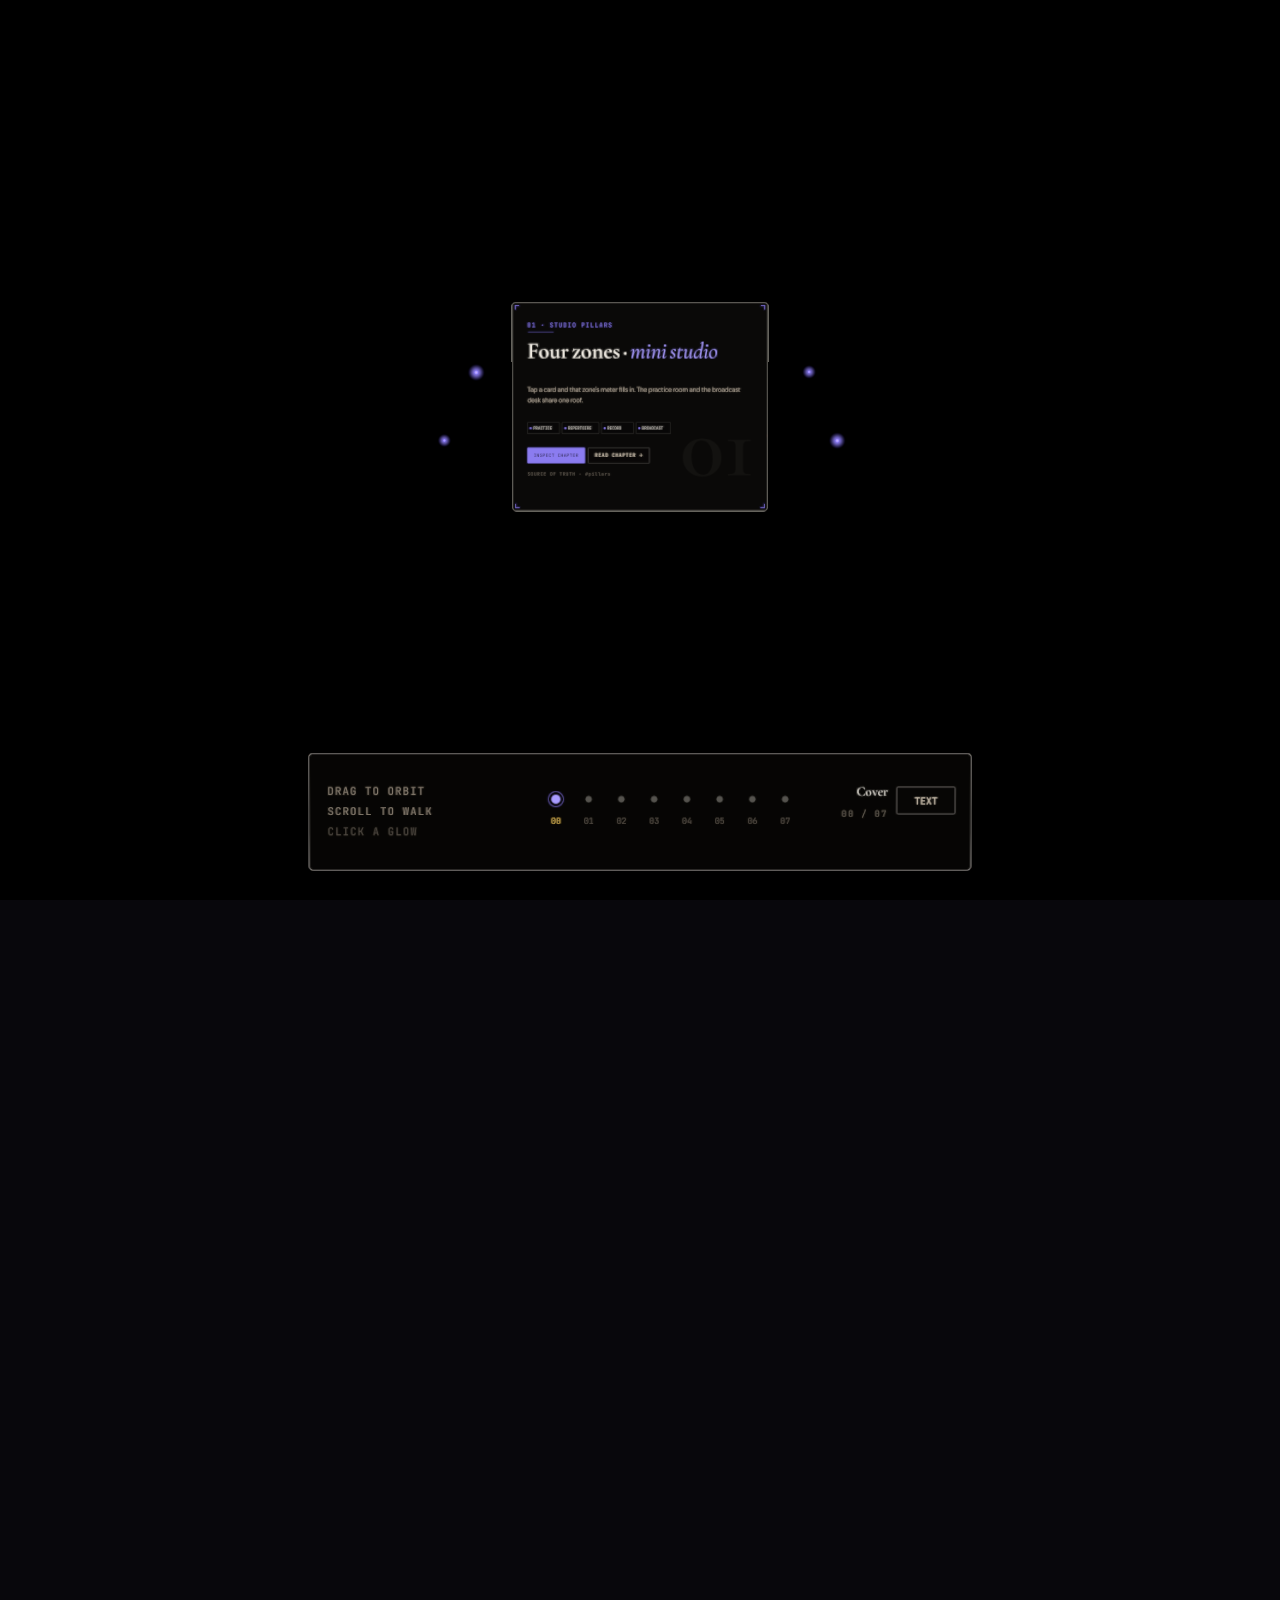
<file: index.html>
<!DOCTYPE html>
<html lang="en" data-theme="dark">
<head>
<meta charset="UTF-8">
<meta name="viewport" content="width=device-width, initial-scale=1.0">
<meta name="description" content="A classical music webzine made on a single phone. Piano music rendered on an S21 (the IT lane), with listening notes, reviews, and interviews (the magazine lane).">
<meta name="theme-color" content="#0a0908" media="(prefers-color-scheme: dark)">
<meta name="theme-color" content="#f7f1e6" media="(prefers-color-scheme: light)">
<meta name="color-scheme" content="dark light">
<meta name="application-name" content="Helena Piano">
<meta name="mobile-web-app-capable" content="yes">
<meta name="apple-mobile-web-app-capable" content="yes">
<meta name="apple-mobile-web-app-status-bar-style" content="black-translucent">
<meta name="apple-mobile-web-app-title" content="Helena Piano">
<meta name="msapplication-TileColor" content="#0a0908">
<meta name="msapplication-TileImage" content="icons/icon-192.png">
<meta property="og:title" content="Helena Piano — a one-phone classical webzine">
<meta property="og:description" content="A classical music webzine made on a single phone. Piano rendering (IT) + listening notes, reviews, interviews (magazine).">
<meta property="og:image" content="https://helena751107.github.io/helena-piano/assets/social-preview.jpg">
<meta property="og:type" content="website">
<title>Helena Piano — a one-phone classical webzine</title>
<link rel="canonical" href="https://helena751107.github.io/helena-piano/">
<script type="application/ld+json">
{
  "@context": "https://schema.org",
  "@graph": [
    {
      "@type": "Person",
      "@id": "https://github.com/helena751107#person",
      "name": "Helena Park",
      "url": "https://github.com/helena751107",
      "description": "Made in Korea — not a developer. One Galaxy S21, built by voice, for a sister.",
      "sameAs": [
        "https://github.com/helena751107",
        "https://helena751107.github.io/helena_phone/",
        "https://www.youtube.com/@helena_phone",
        "https://www.youtube.com/@HelenaPark-e7c"
      ]
    },
    {
      "@type": "WebSite",
      "@id": "https://helena751107.github.io/helena-piano/#website",
      "url": "https://helena751107.github.io/helena-piano/",
      "name": "Helena Piano — a one-phone classical webzine",
      "inLanguage": "en",
      "publisher": {
        "@id": "https://github.com/helena751107#person"
      },
      "author": {
        "@id": "https://github.com/helena751107#person"
      }
    }
  ]
}
</script>
<link rel="manifest" href="site.webmanifest">
<link rel="icon" href="icons/favicon-32.png" type="image/png" sizes="32x32">
<link rel="icon" href="icons/favicon-16.png" type="image/png" sizes="16x16">
<link rel="icon" href="icons/icon.svg" type="image/svg+xml">
<link rel="apple-touch-icon" href="icons/apple-touch-icon.png" sizes="180x180">
<link rel="mask-icon" href="icons/icon.svg" color="#8b7cf0">
<link rel="preconnect" href="https://fonts.googleapis.com">
<link rel="preconnect" href="https://fonts.gstatic.com" crossorigin>
<link href="https://fonts.googleapis.com/css2?family=Cormorant+Garamond:ital,wght@0,400;0,600;0,700;1,400;1,600&family=DM+Sans:ital,opsz,wght@0,9..40,300;0,9..40,400;0,9..40,500;0,9..40,600;0,9..40,700;1,9..40,400&family=JetBrains+Mono:wght@400;500&family=Noto+Sans+KR:wght@300;400;500;700&display=swap" rel="stylesheet">
<style>
/* HELENA PIANO — A-grade studio webzine · lilac accent */
:root{
  --ink:#f4efe6;--ink-dim:#b5a999;--ink-mute:#7a7064;
  --paper:#0a0908;--paper-2:#12100e;--paper-3:#1a1714;
  --rule:rgba(244,239,230,.1);--rule-strong:rgba(244,239,230,.18);
  --gold:#d4a84b;--gold-bright:#f0c75e;--crimson:#e85d4c;--teal:#3db8a8;--lilac:#8b7cf0;--lilac-bright:#a99cff;
  --serif:'Cormorant Garamond','Times New Roman',serif;
  --sans:'DM Sans','Noto Sans KR',system-ui,sans-serif;
  --mono:'JetBrains Mono',ui-monospace,monospace;
  --max:1180px;--ease:cubic-bezier(.16,1,.3,1);--accent:var(--lilac);
}
[data-theme="light"]{
  --ink:#1a1510;--ink-dim:#5c5348;--ink-mute:#8a8074;
  --paper:#f7f1e6;--paper-2:#efe8db;--paper-3:#fffdf8;
  --rule:rgba(26,21,16,.1);--rule-strong:rgba(26,21,16,.18);
}
*,*::before,*::after{box-sizing:border-box;margin:0;padding:0}
html{scroll-behavior:smooth;-webkit-text-size-adjust:100%}
body{font-family:var(--sans);background:var(--paper);color:var(--ink);line-height:1.65;overflow-x:hidden;-webkit-font-smoothing:antialiased;cursor:none}
@media(pointer:coarse){body{cursor:auto}.cursor,.cursor-dot{display:none!important}}
a{color:inherit;text-decoration:none}
button{font:inherit;color:inherit;background:none;border:none;cursor:none}
@media(pointer:coarse){button{cursor:pointer}}
::selection{background:var(--lilac);color:#0c0a14}

.cursor,.cursor-dot{position:fixed;top:0;left:0;pointer-events:none;z-index:9999;border-radius:50%;transform:translate(-50%,-50%);transition:width .25s var(--ease),height .25s var(--ease),border-color .25s;mix-blend-mode:difference}
.cursor{width:36px;height:36px;border:1px solid rgba(244,239,230,.55);opacity:.85}
.cursor.hover{width:56px;height:56px;border-color:var(--lilac-bright)}
.cursor-dot{width:5px;height:5px;background:var(--lilac-bright);mix-blend-mode:normal}

.spine{position:fixed;left:0;top:0;bottom:0;width:3px;z-index:200;background:var(--rule)}
.spine-fill{width:100%;height:0%;background:linear-gradient(180deg,var(--lilac),var(--gold),var(--teal));transition:height .1s linear}

.masthead{position:fixed;top:0;left:0;right:0;z-index:150;display:grid;grid-template-columns:1fr auto 1fr;align-items:center;gap:12px;padding:12px clamp(14px,3vw,36px);padding-top:max(12px,env(safe-area-inset-top));padding-left:max(16px,calc(env(safe-area-inset-left,0px) + 12px));padding-right:max(16px,calc(env(safe-area-inset-right,0px) + 12px));background:color-mix(in srgb,var(--paper) 88%,transparent);backdrop-filter:blur(16px) saturate(1.2);-webkit-backdrop-filter:blur(16px) saturate(1.2);border-bottom:1px solid transparent;transition:border-color .3s;min-height:56px}
.masthead.scrolled{border-bottom-color:var(--rule)}
.mast-left{display:flex;align-items:center;gap:12px;font-size:.72rem;letter-spacing:.14em;text-transform:uppercase;color:var(--ink-mute);font-weight:500}
.mast-left .issue{color:var(--lilac)}
.mast-brand{justify-self:center;font-family:var(--serif);font-size:1.1rem;font-weight:700;letter-spacing:.08em;text-transform:uppercase;white-space:nowrap;display:flex;align-items:center;gap:10px}
.mast-brand img{width:28px;height:28px;border-radius:6px}
.mast-brand em{font-style:italic;color:var(--lilac);font-weight:400}
.mast-right{justify-self:end;display:flex;align-items:center;gap:2px;flex-wrap:wrap;justify-content:flex-end}
.mast-right a,.mast-right button{font-size:.72rem;letter-spacing:.06em;text-transform:uppercase;padding:10px 11px;color:var(--ink-dim);transition:color .2s;font-weight:500;min-height:44px;display:inline-flex;align-items:center;background:none;border:none;font-family:inherit;cursor:pointer}
.mast-right a:hover,.mast-right button:hover{color:var(--lilac)}
.mast-cta{background:var(--lilac)!important;color:#0c0a14!important;border-radius:2px;font-weight:600!important;padding:10px 14px!important}
.menu-btn{display:none;font-size:1.25rem;width:44px;height:44px;min-height:44px;border:1px solid var(--rule-strong)!important;border-radius:8px;color:var(--ink);background:var(--paper-2);z-index:160}
.nav-backdrop{display:none;position:fixed;inset:0;background:rgba(0,0,0,.5);z-index:145;opacity:0;transition:opacity .25s;border:none}
.nav-backdrop.show{display:block;opacity:1}

.chapter-rail{position:fixed;right:18px;top:50%;transform:translateY(-50%);z-index:140;display:flex;flex-direction:column;gap:14px}
.chapter-rail a{width:8px;height:8px;border-radius:50%;border:1px solid var(--ink-mute);background:transparent;position:relative;transition:.3s var(--ease)}
.chapter-rail a.on{background:var(--lilac);border-color:var(--lilac);transform:scale(1.3)}
.chapter-rail a span{position:absolute;right:18px;top:50%;transform:translateY(-50%);white-space:nowrap;font-size:.65rem;letter-spacing:.1em;text-transform:uppercase;color:var(--ink-mute);opacity:0;transition:.25s;pointer-events:none}
.chapter-rail a:hover span,.chapter-rail a.on span{opacity:1;color:var(--ink-dim)}

.shell{max-width:var(--max);margin:0 auto;padding:0 clamp(22px,5vw,36px);position:relative;z-index:1}
.chapter{padding:clamp(72px,12vw,120px) 0;border-top:1px solid var(--rule)}
.ch-label{display:flex;align-items:baseline;gap:16px;margin-bottom:28px;font-size:.7rem;letter-spacing:.22em;text-transform:uppercase;color:var(--lilac);font-weight:600}
.ch-label .num{font-family:var(--mono);font-size:.75rem}
.ch-label .line{flex:1;height:1px;background:var(--rule)}
.ch-title{font-family:var(--serif);font-size:clamp(2.2rem,5vw,3.4rem);font-weight:600;line-height:1.1;letter-spacing:-.02em;margin-bottom:16px}
.ch-title em{font-style:italic;color:var(--lilac-bright)}
.ch-deck{max-width:540px;color:var(--ink-dim);font-size:1.05rem;font-weight:300;margin-bottom:40px}

.cover{min-height:100vh;display:grid;place-items:center;position:relative;padding:100px 0 60px;overflow:hidden}
.cover-bg{position:absolute;inset:0;z-index:0;background:
  radial-gradient(ellipse 80% 60% at 68% 16%,rgba(139,124,240,.16),transparent 55%),
  radial-gradient(ellipse 50% 50% at 16% 80%,rgba(61,184,168,.07),transparent 50%),
  radial-gradient(ellipse 40% 40% at 92% 90%,rgba(212,168,75,.06),transparent 50%)}
.cover-noise{position:absolute;inset:0;opacity:.04;z-index:0;pointer-events:none;background-image:url("data:image/svg+xml,%3Csvg viewBox='0 0 200 200' xmlns='http://www.w3.org/2000/svg'%3E%3Cfilter id='n'%3E%3CfeTurbulence type='fractalNoise' baseFrequency='0.9' numOctaves='4' stitchTiles='stitch'/%3E%3C/filter%3E%3Crect width='100%25' height='100%25' filter='url(%23n)'/%3E%3C/svg%3E")}
.cover-inner{position:relative;z-index:1;width:100%;max-width:var(--max);margin:0 auto;padding:0 clamp(22px,5vw,36px)}
.cover-kicker{display:flex;flex-wrap:wrap;gap:10px 18px;align-items:center;font-size:.72rem;letter-spacing:.18em;text-transform:uppercase;color:var(--ink-mute);margin-bottom:28px}
.cover-kicker .dot{width:6px;height:6px;border-radius:50%;background:var(--lilac);box-shadow:0 0 12px var(--lilac);animation:blink 2s infinite}
@keyframes blink{50%{opacity:.35}}
.cover h1{font-family:var(--serif);font-weight:700;font-size:clamp(2.7rem,9.5vw,6.4rem);line-height:.94;letter-spacing:-.03em;margin-bottom:24px}
.cover h1 .thin{font-weight:400;font-style:italic;color:var(--lilac-bright);display:block}
.cover h1 .line2{display:block;font-size:.68em;font-weight:500;margin-top:.06em}
.cover-sub{max-width:520px;font-size:clamp(1rem,2vw,1.15rem);color:var(--ink-dim);font-weight:300;margin-bottom:36px;border-left:2px solid var(--lilac);padding-left:18px}
.cover-cta{display:flex;flex-wrap:wrap;gap:12px;margin-bottom:36px}
.btn{display:inline-flex;align-items:center;gap:8px;padding:14px 22px;font-size:.8rem;font-weight:600;letter-spacing:.08em;text-transform:uppercase;border:1px solid var(--rule-strong);transition:.35s var(--ease);background:transparent;color:var(--ink)}
.btn-solid{background:var(--lilac);color:#0c0a14;border-color:var(--lilac)}
.btn-solid:hover{filter:brightness(1.1);transform:translateY(-2px)}
.btn-line:hover{border-color:var(--lilac);color:var(--lilac);transform:translateY(-2px)}
.btn-soft{background:color-mix(in srgb,var(--lilac) 14%,var(--paper-2));border-color:color-mix(in srgb,var(--lilac) 40%,var(--rule))}

/* piano keys strip */
.keys{display:flex;height:56px;margin-bottom:40px;border:1px solid var(--rule);overflow:hidden;max-width:560px}
.keys .w{flex:1;background:linear-gradient(180deg,#f4efe6,#e8e0d2);border-right:1px solid rgba(0,0,0,.12);position:relative;transition:background .2s}
.keys .w:hover{background:#fff}
.keys .b{position:absolute;width:58%;height:58%;right:-29%;top:0;background:linear-gradient(180deg,#1a1714,#0a0908);border-radius:0 0 3px 3px;z-index:2;box-shadow:0 4px 8px rgba(0,0,0,.35)}
.keys .w.on .b, .keys .w:active{filter:brightness(1.05)}
.keys .w.hit{background:color-mix(in srgb,var(--lilac) 25%,#f4efe6)}

.cover-stats{display:grid;grid-template-columns:repeat(6,1fr);gap:1px;background:var(--rule);border:1px solid var(--rule)}
.cover-stats .s{background:var(--paper-2);padding:20px 10px;text-align:center;transition:background .3s}
.cover-stats .s:hover{background:var(--paper-3)}
.cover-stats .v{font-family:var(--serif);font-size:clamp(1.5rem,3vw,2.1rem);font-weight:700;color:var(--lilac-bright);line-height:1}
.cover-stats .l{font-size:.62rem;letter-spacing:.12em;text-transform:uppercase;color:var(--ink-mute);margin-top:8px}

.hero-shot{position:relative;margin:0 0 clamp(28px,5vw,52px);border:1px solid var(--rule-strong);overflow:hidden;background:var(--paper-2)}
.hero-shot img{width:100%;height:auto;display:block;filter:saturate(1.05) contrast(1.03)}
.hero-shot .cap{position:absolute;left:14px;bottom:14px;font-size:.66rem;letter-spacing:.14em;text-transform:uppercase;color:var(--gold-bright);background:rgba(10,9,8,.55);backdrop-filter:blur(6px);-webkit-backdrop-filter:blur(6px);padding:7px 11px;border:1px solid var(--rule-strong)}
[data-theme="light"] .hero-shot .cap{color:var(--gold);background:rgba(255,253,248,.72)}
@media(max-width:640px){.hero-shot .cap{font-size:.6rem;padding:6px 9px;left:10px;bottom:10px}}

.marquee-wrap{overflow:hidden;border-block:1px solid var(--rule);background:var(--paper-2);padding:14px 0}
.marquee{display:flex;width:max-content;animation:marquee 42s linear infinite;font-size:.75rem;letter-spacing:.16em;text-transform:uppercase;color:var(--ink-mute);font-weight:500}
.marquee span{padding:0 28px;white-space:nowrap}
.marquee span::after{content:'♪';margin-left:28px;color:var(--lilac);font-size:.75rem;vertical-align:middle}
@keyframes marquee{to{transform:translateX(-50%)}}

.g2{display:grid;grid-template-columns:1fr 1fr;gap:20px}
.g3{display:grid;grid-template-columns:repeat(3,1fr);gap:18px}
.g4{display:grid;grid-template-columns:repeat(4,1fr);gap:14px}

.pillar{background:var(--paper-2);border:1px solid var(--rule);padding:26px;cursor:none;transition:.4s var(--ease);position:relative;overflow:hidden}
@media(pointer:coarse){.pillar{cursor:pointer}}
.pillar::before{content:'';position:absolute;left:0;top:0;bottom:0;width:3px;background:var(--pc,var(--lilac));opacity:.8}
.pillar:hover,.pillar.active{border-color:var(--pc,var(--lilac));transform:translateY(-6px);box-shadow:0 28px 50px rgba(0,0,0,.35)}
.pillar .code{font-size:.65rem;letter-spacing:.16em;text-transform:uppercase;font-weight:700;color:var(--pc,var(--lilac));margin-bottom:10px}
.pillar h3{font-family:var(--serif);font-size:1.55rem;font-weight:600;margin-bottom:10px}
.pillar p{color:var(--ink-dim);font-size:.9rem;font-weight:300;margin-bottom:14px}
.pillar ul{margin:0 0 0 1.05em;color:var(--ink-dim);font-size:.85rem;font-weight:300}
.pillar li{margin-bottom:5px}
.meter{margin-top:16px}
.meter-label{display:flex;justify-content:space-between;font-size:.68rem;letter-spacing:.08em;text-transform:uppercase;color:var(--ink-mute);margin-bottom:6px}
.meter-bar{height:4px;background:var(--rule);overflow:hidden}
.meter-fill{height:100%;width:0;background:var(--pc,var(--lilac));transition:width 1.2s var(--ease)}

.infograph-box{background:var(--paper-2);border:1px solid var(--rule);padding:clamp(20px,4vw,36px);position:relative}
.infograph-box .hint{position:absolute;top:14px;right:16px;font-size:.65rem;letter-spacing:.1em;text-transform:uppercase;color:var(--ink-mute)}
.svg-arch{width:100%;height:auto;display:block;max-height:440px}
.svg-arch .node rect{transition:fill .3s,stroke .3s,filter .3s}
.svg-arch .node:hover rect,.svg-arch .node.active rect{fill:rgba(139,124,240,.14);stroke:var(--lilac);filter:drop-shadow(0 0 8px rgba(139,124,240,.35))}
.svg-arch .node:hover text,.svg-arch .node.active text{fill:var(--lilac-bright)}
.svg-arch .flow{stroke-dasharray:6 6;animation:dash 16s linear infinite}
@keyframes dash{to{stroke-dashoffset:-120}}
.tooltip{position:absolute;pointer-events:none;z-index:10;background:var(--paper-3);border:1px solid var(--lilac);padding:12px 14px;max-width:260px;opacity:0;transform:translateY(6px);transition:opacity .2s,transform .2s;font-size:.82rem;box-shadow:0 12px 40px rgba(0,0,0,.4)}
.tooltip.show{opacity:1;transform:none}
.tooltip strong{display:block;font-family:var(--serif);font-size:1.05rem;margin-bottom:4px;color:var(--lilac-bright)}
.tooltip span{color:var(--ink-dim);font-weight:300;line-height:1.45}

.method-steps{display:grid;grid-template-columns:repeat(5,1fr);gap:10px;margin-bottom:28px}
.m-step{background:var(--paper-2);border:1px solid var(--rule);padding:18px 14px;transition:.35s var(--ease);cursor:none;min-height:140px}
@media(pointer:coarse){.m-step{cursor:pointer}}
.m-step:hover,.m-step.active{border-color:var(--lilac);transform:translateY(-4px);box-shadow:0 16px 40px rgba(0,0,0,.3)}
.m-step .n{font-family:var(--serif);font-size:1.8rem;color:var(--lilac);line-height:1;margin-bottom:8px}
.m-step .en{font-family:var(--mono);font-size:.65rem;letter-spacing:.1em;text-transform:uppercase;color:var(--ink-mute);margin-bottom:6px}
.m-step .ko{font-weight:600;font-size:.95rem;margin-bottom:8px}
.m-step .d{font-size:.78rem;color:var(--ink-dim);font-weight:300;line-height:1.45}
.method-panel{background:var(--paper-2);border:1px solid var(--rule);padding:28px;min-height:150px;border-left:3px solid var(--lilac)}
.method-panel h3{font-family:var(--serif);font-size:1.5rem;margin-bottom:10px}
.method-panel p{color:var(--ink-dim);font-weight:300;font-size:.95rem}

.chan{background:var(--paper-2);border:1px solid var(--rule);padding:24px;transition:.35s var(--ease);display:flex;flex-direction:column;gap:12px}
.chan:hover{border-color:var(--lilac);transform:translateY(-4px);box-shadow:0 20px 48px rgba(0,0,0,.3)}
.chan .eyebrow{font-size:.65rem;letter-spacing:.14em;text-transform:uppercase;color:var(--lilac);font-weight:600}
.chan h3{font-family:var(--serif);font-size:1.45rem;font-weight:600}
.chan p{color:var(--ink-dim);font-weight:300;font-size:.9rem;flex:1}
.chan .link{font-size:.75rem;letter-spacing:.08em;text-transform:uppercase;font-weight:600;color:var(--lilac-bright)}

.ed-card{background:var(--paper-2);border:1px solid var(--rule);padding:28px;transition:.35s var(--ease)}
.ed-card:hover{border-color:var(--rule-strong);transform:translateY(-3px)}
.ed-card .eyebrow{font-size:.65rem;letter-spacing:.16em;text-transform:uppercase;color:var(--lilac);margin-bottom:12px;font-weight:600}
.ed-card h3{font-family:var(--serif);font-size:1.5rem;font-weight:600;margin-bottom:12px}
.ed-card p{color:var(--ink-dim);font-weight:300;font-size:.95rem}
.tag{font-size:.65rem;letter-spacing:.06em;text-transform:uppercase;padding:4px 10px;border:1px solid var(--rule);color:var(--ink-mute);font-weight:500;display:inline-block}
.tag.lilac{border-color:rgba(139,124,240,.45);color:var(--lilac)}
.tag.ok{border-color:rgba(61,184,168,.4);color:var(--teal)}
.tag.gold{border-color:rgba(212,168,75,.45);color:var(--gold)}

.ibar{display:flex;flex-direction:column;gap:12px;margin-top:18px}
.ibar-row{display:grid;grid-template-columns:100px 1fr 48px;gap:12px;align-items:center}
.ibar-row .n{color:var(--ink-mute);text-align:right;font-size:.72rem}
.ibar-row .t{height:6px;background:var(--rule);overflow:hidden}
.ibar-row .f{height:100%;width:0;transition:width 1.4s var(--ease)}
.ibar-row .p{font-family:var(--mono);font-size:.72rem;color:var(--ink-dim)}

.install-box{background:var(--paper-2);border:1px solid var(--rule);padding:28px;display:grid;gap:16px}
.install-box code{font-family:var(--mono);font-size:.85rem;color:var(--lilac);background:var(--paper);padding:14px 16px;border:1px solid var(--rule);display:block;overflow-x:auto}
.eco-bar{display:flex;flex-wrap:wrap;gap:8px;margin-top:20px;padding:14px;border:1px dashed var(--rule);background:var(--paper-2)}
.eco-bar a{font-size:.72rem;letter-spacing:.08em;text-transform:uppercase;color:var(--ink-mute);padding:8px 12px;min-height:36px;display:inline-flex;align-items:center}
.eco-bar a:hover,.eco-bar a.on{color:var(--lilac)}
.note{margin-top:28px;padding:16px 18px;border:1px solid var(--rule-strong);background:color-mix(in srgb,var(--lilac) 8%,var(--paper-2));font-size:.88rem;color:var(--ink-dim);font-weight:300}
.note strong{color:var(--lilac-bright);font-weight:600}

.reveal{opacity:0;transform:translateY(28px);transition:opacity .7s var(--ease),transform .7s var(--ease)}
.reveal.in{opacity:1;transform:none}
.reveal-d1{transition-delay:.08s}.reveal-d2{transition-delay:.16s}.reveal-d3{transition-delay:.24s}

.site-foot{border-top:1px solid var(--rule);padding:48px 0 80px;text-align:center;color:var(--ink-mute);font-size:.82rem}
.site-foot .gold{color:var(--lilac);margin-top:8px;font-weight:500}
.to-top{position:fixed;right:18px;bottom:22px;z-index:160;width:44px;height:44px;border:1px solid var(--rule-strong);background:var(--paper-2);border-radius:50%;opacity:0;pointer-events:none;transition:.3s;color:var(--ink);display:grid;place-items:center;font-size:1.1rem}
.to-top.show{opacity:1;pointer-events:auto}

@media(max-width:900px){
  .g3,.g4,.cover-stats{grid-template-columns:repeat(2,1fr)}
  .method-steps{grid-template-columns:repeat(2,1fr)}
  .method-steps .m-step:last-child{grid-column:1/-1}
  .chapter-rail{display:none}
  .menu-btn{display:grid;place-items:center}
  .masthead{grid-template-columns:1fr auto}
  .mast-brand{justify-self:start}
  .mast-left{display:none}
  .mast-right{position:fixed;top:0;right:0;bottom:0;width:min(300px,86vw);background:var(--paper-2);border-left:1px solid var(--rule);flex-direction:column;align-items:stretch;justify-content:flex-start;padding:72px 16px 24px;gap:4px;transform:translateX(105%);transition:transform .3s var(--ease);z-index:155}
  .mast-right.open{transform:translateX(0)}
  .mast-right a,.mast-right button{justify-content:flex-start;width:100%;padding:14px 12px}
}
@media(max-width:640px){
  .g2,.g3,.g4{grid-template-columns:1fr}
  .cover-stats{grid-template-columns:repeat(2,1fr)}
  .method-steps{grid-template-columns:1fr}
  .method-steps .m-step:last-child{grid-column:auto}
  .cover h1{font-size:clamp(2.3rem,11vw,3.4rem)}
  .ibar-row{grid-template-columns:80px 1fr 40px}
  .infograph-box .hint{display:none}
  .keys{height:44px}
}
@media(prefers-reduced-motion:reduce){
  .marquee,.svg-arch .flow,.reveal{animation:none!important;transition:none!important}
  .reveal{opacity:1;transform:none}
}

/* —— Chapter accordion (default collapsed) —— */
.acc-toolbar{display:flex;gap:10px;flex-wrap:wrap;margin:8px 0 20px}
.acc-toolbar button{min-height:40px;padding:8px 14px;border:1px solid var(--rule-strong,var(--rule2,rgba(244,239,230,.18)));background:var(--paper-2);color:var(--ink-dim);font-size:.72rem;letter-spacing:.08em;text-transform:uppercase;cursor:pointer;font-family:inherit;transition:.25s}
.acc-toolbar button:hover{border-color:var(--accent,var(--gold));color:var(--ink)}
section.chapter.acc{border-top:1px solid var(--rule);padding:0}
section.chapter.acc .acc-head{width:100%;display:grid;grid-template-columns:1fr auto;grid-template-rows:auto auto;gap:6px 16px;align-items:center;text-align:left;padding:22px 0;min-height:64px;background:none;border:none;color:inherit;font:inherit;cursor:pointer}
section.chapter.acc .acc-head .ch-label{grid-column:1/-1;margin-bottom:0;pointer-events:none}
section.chapter.acc .acc-head .ch-title{margin:0;pointer-events:none;font-size:clamp(1.6rem,4vw,2.4rem)}
section.chapter.acc .acc-ico{width:36px;height:36px;border:1px solid var(--rule-strong,var(--rule2,rgba(244,239,230,.18)));display:grid;place-items:center;color:var(--accent,var(--gold));transition:transform .3s var(--ease);grid-row:2;justify-self:end}
section.chapter.acc .acc-head[aria-expanded="true"] .acc-ico{transform:rotate(45deg);background:color-mix(in srgb,var(--accent,var(--gold)) 15%,transparent)}
section.chapter.acc .acc-panel{display:grid;grid-template-rows:0fr;transition:grid-template-rows .4s var(--ease)}
section.chapter.acc .acc-panel > .acc-inner{overflow:hidden;min-height:0;opacity:0;transition:opacity .3s,padding .3s;padding-bottom:0}
section.chapter.acc .acc-panel.open{grid-template-rows:1fr}
section.chapter.acc .acc-panel.open > .acc-inner{opacity:1;padding-bottom:clamp(36px,6vw,72px)}
@media(max-width:640px){section.chapter.acc .acc-head .ch-title{font-size:1.35rem}}


/* —— Mobile readability: keep text clear of left spine + edge clip —— */
:root { --gutter: max(20px, calc(env(safe-area-inset-left, 0px) + 14px)); --gutter-r: max(20px, calc(env(safe-area-inset-right, 0px) + 14px)); }
.spine { width: 2px !important; opacity: .9; pointer-events: none; }
.shell,
.cover-inner,
.acc-toolbar.shell,
.acc-toolbar {
  padding-left: var(--gutter) !important;
  padding-right: var(--gutter-r) !important;
  box-sizing: border-box;
}
.masthead {
  padding-left: var(--gutter) !important;
  padding-right: var(--gutter-r) !important;
}
.mast-brand { padding-left: 0; margin-left: 0; }
.mast-left { padding-left: 0; }
.cover h1,
.ch-title,
.cover-sub,
.ch-deck {
  overflow-wrap: anywhere;
  word-break: keep-all;
  padding-inline: 2px; /* negative letter-spacing can clip first glyph */
}
.cover h1 { letter-spacing: -0.02em; } /* slightly less aggressive than -0.03 */
.marquee-wrap { margin-inline: 0; }
.acc-head { padding-left: 2px; padding-right: 2px; }
.to-top {
  right: max(14px, env(safe-area-inset-right, 0px)) !important;
  bottom: max(18px, env(safe-area-inset-bottom, 0px)) !important;
}
@media (max-width: 640px) {
  :root { --gutter: max(22px, calc(env(safe-area-inset-left, 0px) + 16px)); --gutter-r: max(22px, calc(env(safe-area-inset-right, 0px) + 16px)); }
  .cover h1 { font-size: clamp(2.1rem, 10.5vw, 3.2rem); line-height: 1.02; }
  .cover-stats { margin-inline: 0; }
  .keys { max-width: 100%; }
  .infograph-box { padding-left: 14px; padding-right: 14px; overflow-x: auto; -webkit-overflow-scrolling: touch; }
  .svg-arch { min-width: 520px; } /* allow pan instead of crush */
  .chapter-rail { display: none !important; }
}

</style>
<link rel="stylesheet" href="ontoviz/onto.css">
</head>
<body>
<div class="cursor" id="cursor" aria-hidden="true"></div>
<div class="cursor-dot" id="cursorDot" aria-hidden="true"></div>
<div class="spine" aria-hidden="true"><div class="spine-fill" id="spineFill"></div></div>
<button type="button" class="to-top" id="toTop" aria-label="Back to top">↑</button>

<header class="masthead" id="masthead">
  <div class="mast-left"><span class="issue">Vol. Studio</span><span>Piano</span></div>
  <a class="mast-brand" href="./" data-cursor>
    <img src="icons/favicon-32.png" width="28" height="28" alt="">
    Helena <em>Piano</em>
  </a>
  <div style="justify-self:end;display:flex;align-items:center;gap:8px">
    <button type="button" class="menu-btn" id="menuBtn" aria-label="Menu" aria-expanded="false">☰</button>
    <nav class="mast-right" id="mastRight">
      <a href="pages/" data-cursor>Docs</a>
      <a href="#pillars" data-cursor>Studio</a>
      <a href="#map" data-cursor>Map</a>
      <a href="#method" data-cursor>Pipeline</a>
      <a href="#channels" data-cursor>Channels</a>
      <a href="#session" data-cursor>Session</a>
      <a href="https://www.youtube.com/@helena_phone" target="_blank" rel="noopener" data-cursor>YouTube</a>
      <button type="button" id="themeBtn" data-cursor>Theme</button>
      <a class="mast-cta" href="#install" data-cursor>Install</a>
    </nav>
  </div>
</header>
<div class="nav-backdrop" id="navBackdrop"></div>

<nav class="chapter-rail" aria-label="Chapters">
  <a href="#cover" data-ch="cover" class="on"><span>Cover</span></a>
  <a href="#pillars" data-ch="pillars"><span>Studio</span></a>
  <a href="#map" data-ch="map"><span>Map</span></a>
  <a href="#method" data-ch="method"><span>Pipeline</span></a>
  <a href="#channels" data-ch="channels"><span>Channels</span></a>
  <a href="#session" data-ch="session"><span>Session</span></a>
  <a href="#rhythm" data-ch="rhythm"><span>Rhythm</span></a>
  <a href="#install" data-ch="install"><span>Install</span></a>
</nav>

<section class="cover" id="cover">
  <div class="cover-bg"></div>
  <div class="cover-noise"></div>
  <div class="cover-inner">
    <div class="cover-kicker">
      <span class="dot"></span>
      <span>IT rendering · magazine</span>
      <span>A one-phone classical webzine</span>
      <span>Webzine Vol.01</span>
    </div>
    <h1>
      KEYS TO AIR.
      <span class="thin">Render lane.</span>
      <span class="line2">Magazine lane.</span>
    </h1>
    <p class="cover-sub">
      A classical music webzine made on a single phone.
      Piano music rendered on an S21 (the IT lane),
      with listening notes, reviews, and interviews (the magazine lane).
    </p>
    <div class="cover-cta">
      <a class="btn btn-solid" href="#pillars" data-cursor>Enter studio</a>
      <a class="btn btn-line" href="#method" data-cursor>See pipeline</a>
      <a class="btn btn-soft" href="https://www.youtube.com/@helena_phone" target="_blank" rel="noopener" data-cursor>YouTube</a>
    </div>
    <div class="keys" id="pianoKeys" aria-hidden="true">
      <div class="w"><span class="b"></span></div>
      <div class="w"><span class="b"></span></div>
      <div class="w"></div>
      <div class="w"><span class="b"></span></div>
      <div class="w"><span class="b"></span></div>
      <div class="w"><span class="b"></span></div>
      <div class="w"></div>
      <div class="w"><span class="b"></span></div>
      <div class="w"><span class="b"></span></div>
      <div class="w"></div>
      <div class="w"><span class="b"></span></div>
      <div class="w"></div>
    </div>
    <div class="cover-stats">
      <div class="s"><div class="v" data-count="4">0</div><div class="l">Pillars</div></div>
      <div class="s"><div class="v" data-count="5">0</div><div class="l">Pipeline</div></div>
      <div class="s"><div class="v" data-count="3">0</div><div class="l">Outputs</div></div>
      <div class="s"><div class="v" data-count="88">0</div><div class="l">Keys*</div></div>
      <div class="s"><div class="v" data-count="1">0</div><div class="l">Phone</div></div>
      <div class="s"><div class="v" data-count="0">0</div><div class="l">SW</div></div>
    </div>
  </div>
</section>

<div class="shell">
  <div class="hero-shot reveal">
    <img src="assets/hero-web.jpg" width="1152" height="1728" loading="eager" alt="A Galaxy S21 phone glowing on a grand piano keyboard, golden musical notes rising off the keys into the dark — the one-phone studio where Helena Piano is made.">
    <div class="cap">Helena Piano · The Studio</div>
  </div>
</div>

<div class="marquee-wrap" aria-hidden="true">
  <div class="marquee">
    <span>Practice</span><span>Repertoire</span><span>Record</span><span>Broadcast</span><span>Termux</span><span>YouTube</span><span>Clip</span><span>Metronome</span><span>Helena Piano</span><span>S21 Studio</span>
    <span>Practice</span><span>Repertoire</span><span>Record</span><span>Broadcast</span><span>Termux</span><span>YouTube</span><span>Clip</span><span>Metronome</span><span>Helena Piano</span><span>S21 Studio</span>
  </div>
</div>

<main>
<section class="chapter shell" id="pillars">
  <div class="ch-label"><span class="num">01</span><span>Studio pillars</span><span class="line"></span></div>
  <h2 class="ch-title">Four zones · <em>mini studio</em></h2>
  <p class="ch-deck">Tap a card and that zone's meter fills in. The practice room and the broadcast desk share one roof.</p>
  <div class="g2">
    <article class="pillar reveal active" data-cursor style="--pc:var(--lilac)" data-w="90">
      <div class="code">01 · Practice</div>
      <h3>Practice</h3>
      <p>The zone that keeps hands, ears, and time. A log of repetition, not perfection.</p>
      <ul><li>Session time · tempo notes</li><li>Marking sticking bars</li><li>Runs alongside the S21 timer / metronome</li></ul>
      <div class="meter"><div class="meter-label"><span>Focus</span><span>90%</span></div><div class="meter-bar"><div class="meter-fill" data-w="90"></div></div></div>
    </article>
    <article class="pillar reveal reveal-d1" data-cursor style="--pc:var(--gold)" data-w="82">
      <div class="code">02 · Repertoire</div>
      <h3>Repertoire</h3>
      <p>What's going up now, what's coming next. The list is the broadcast plan.</p>
      <ul><li>Piece cards · difficulty</li><li>Public vs. practice-only split</li><li>Can cross with the Faith axis</li></ul>
      <div class="meter"><div class="meter-label"><span>Focus</span><span>82%</span></div><div class="meter-bar"><div class="meter-fill" data-w="82"></div></div></div>
    </article>
    <article class="pillar reveal reveal-d2" data-cursor style="--pc:var(--teal)" data-w="86">
      <div class="code">03 · Record</div>
      <h3>Record</h3>
      <p>Capturing clips. One phone is enough for a mini-session take.</p>
      <ul><li>Audio / video takes</li><li>File naming rules</li><li>termux-setup · youtube/</li></ul>
      <div class="meter"><div class="meter-label"><span>Focus</span><span>86%</span></div><div class="meter-bar"><div class="meter-fill" data-w="86"></div></div></div>
    </article>
    <article class="pillar reveal reveal-d3" data-cursor style="--pc:var(--crimson)" data-w="88">
      <div class="code">04 · Broadcast</div>
      <h3>Broadcast</h3>
      <p>The last door out, onto YouTube. Short or long.</p>
      <ul><li>Shorts / full-length performances</li><li>Title & thumbnail drafts (_Grok)</li><li>Connects to the hub funnel</li></ul>
      <div class="meter"><div class="meter-label"><span>Focus</span><span>88%</span></div><div class="meter-bar"><div class="meter-fill" data-w="88"></div></div></div>
    </article>
  </div>
</section>

<section class="chapter shell" id="map">
  <div class="ch-label"><span class="num">02</span><span>Infographic</span><span class="line"></span></div>
  <h2 class="ch-title">From <em>keys</em> to airwaves</h2>
  <p class="ch-deck">Hover or tap a node to open its description. Dotted lines show the practice → broadcast flow.</p>
  <div class="infograph-box reveal" id="archBox">
    <span class="hint">Hover / tap nodes</span>
    <div class="tooltip" id="archTip"></div>
    <svg class="svg-arch" viewBox="0 0 960 420" role="img" aria-label="Piano studio pipeline map">
      <defs>
        <linearGradient id="pg" x1="0" y1="0" x2="1" y2="1"><stop offset="0%" stop-color="#8b7cf0"/><stop offset="100%" stop-color="#a99cff"/></linearGradient>
      </defs>
      <path class="flow" d="M180 100 C300 100, 320 200, 480 200" fill="none" stroke="#8b7cf0" stroke-width="1.5" opacity=".55"/>
      <path class="flow" d="M480 80 C480 120, 480 160, 480 200" fill="none" stroke="#d4a84b" stroke-width="1.5" opacity=".5"/>
      <path class="flow" d="M780 100 C660 100, 640 200, 480 200" fill="none" stroke="#3db8a8" stroke-width="1.5" opacity=".5"/>
      <path class="flow" d="M480 250 C360 300, 260 320, 180 345" fill="none" stroke="#e85d4c" stroke-width="1.2" opacity=".45"/>
      <path class="flow" d="M480 250 C600 300, 700 320, 780 345" fill="none" stroke="#d4a84b" stroke-width="1.2" opacity=".45"/>
      <path class="flow" d="M480 250 C480 300, 480 320, 480 360" fill="none" stroke="#8b7cf0" stroke-width="1.2" opacity=".4"/>

      <g class="node" data-tip="Practice|Session log · tempo · sticking bars. The studio's floor." data-cursor>
        <rect x="60" y="55" width="240" height="90" rx="10" fill="#12100e" stroke="#8b7cf0" stroke-width="1.5"/>
        <text x="180" y="100" text-anchor="middle" fill="#8b7cf0" font-family="DM Sans,sans-serif" font-size="15" font-weight="600">Practice</text>
        <text x="180" y="122" text-anchor="middle" fill="#7a7064" font-family="DM Sans,sans-serif" font-size="12">Session · Tempo</text>
      </g>
      <g class="node" data-tip="Repertoire|The list of pieces to upload. The seed of the broadcast calendar." data-cursor>
        <rect x="360" y="30" width="240" height="90" rx="10" fill="#12100e" stroke="#d4a84b" stroke-width="1.5"/>
        <text x="480" y="75" text-anchor="middle" fill="#d4a84b" font-family="DM Sans,sans-serif" font-size="15" font-weight="600">Repertoire List</text>
        <text x="480" y="97" text-anchor="middle" fill="#7a7064" font-family="DM Sans,sans-serif" font-size="12">Pieces · Plan</text>
      </g>
      <g class="node" data-tip="Record|Capturing takes. Phone mic and external input." data-cursor>
        <rect x="660" y="55" width="240" height="90" rx="10" fill="#12100e" stroke="#3db8a8" stroke-width="1.5"/>
        <text x="780" y="100" text-anchor="middle" fill="#3db8a8" font-family="DM Sans,sans-serif" font-size="15" font-weight="600">Record</text>
        <text x="780" y="122" text-anchor="middle" fill="#7a7064" font-family="DM Sans,sans-serif" font-size="12">Take · Clip</text>
      </g>

      <g class="node" data-tip="Helena Piano|The mini studio hub. Practice room = broadcast desk." data-cursor>
        <rect x="300" y="180" width="360" height="100" rx="12" fill="#100f16" stroke="url(#pg)" stroke-width="2"/>
        <text x="480" y="228" text-anchor="middle" fill="#f4efe6" font-family="Cormorant Garamond,serif" font-size="28" font-weight="600">HELENA PIANO</text>
        <text x="480" y="254" text-anchor="middle" fill="#7a7064" font-family="DM Sans,sans-serif" font-size="12">Mini studio · One phone</text>
      </g>

      <g class="node" data-tip="YouTube|Broadcast. Shorts and full performance videos." data-cursor>
        <rect x="60" y="320" width="240" height="64" rx="8" fill="#12100e" stroke="#e85d4c" stroke-width="1.2"/>
        <text x="180" y="358" text-anchor="middle" fill="#e85d4c" font-family="DM Sans,sans-serif" font-size="14" font-weight="600">YouTube</text>
      </g>
      <g class="node" data-tip="Pages|This webzine, install icons, docs." data-cursor>
        <rect x="360" y="330" width="240" height="64" rx="8" fill="#12100e" stroke="#8b7cf0" stroke-width="1.2"/>
        <text x="480" y="368" text-anchor="middle" fill="#8b7cf0" font-family="DM Sans,sans-serif" font-size="14" font-weight="600">Pages · Hub</text>
      </g>
      <g class="node" data-tip="Archive|Takes and notes preserved. youtube/ · logs." data-cursor>
        <rect x="660" y="320" width="240" height="64" rx="8" fill="#12100e" stroke="#d4a84b" stroke-width="1.2"/>
        <text x="780" y="358" text-anchor="middle" fill="#d4a84b" font-family="DM Sans,sans-serif" font-size="14" font-weight="600">Archive</text>
      </g>
    </svg>
  </div>
</section>

<section class="chapter shell" id="method">
  <div class="ch-label"><span class="num">03</span><span>Pipeline</span><span class="line"></span></div>
  <h2 class="ch-title">Broadcast <em>pipeline</em>, 5 stages</h2>
  <p class="ch-deck">Tap a stage and the panel changes. Kept in rhythm with the designer's draft → the foreman's build.</p>
  <div class="method-steps">
    <div class="m-step active reveal" data-m="0" data-cursor><div class="n">01</div><div class="en">Warm</div><div class="ko">Warm-up</div><div class="d">Wake up hands and ears.</div></div>
    <div class="m-step reveal reveal-d1" data-m="1" data-cursor><div class="n">02</div><div class="en">Work</div><div class="ko">Focus</div><div class="d">Attack the sticking bars.</div></div>
    <div class="m-step reveal reveal-d2" data-m="2" data-cursor><div class="n">03</div><div class="en">Take</div><div class="ko">Take</div><div class="d">Capture it in one go.</div></div>
    <div class="m-step reveal reveal-d3" data-m="3" data-cursor><div class="n">04</div><div class="en">Shape</div><div class="ko">Polish</div><div class="d">Cuts, title, thumbnail.</div></div>
    <div class="m-step reveal" data-m="4" data-cursor><div class="n">05</div><div class="en">Air</div><div class="ko">Broadcast</div><div class="d">Out to YouTube.</div></div>
  </div>
  <div class="method-panel reveal" id="methodPanel">
    <h3>01 · Warm-up</h3>
    <p>Open the hands with scales, arpeggios, and easy phrases. It's fine if the log just says "warm-up minutes."</p>
  </div>
</section>

<section class="chapter shell" id="channels">
  <div class="ch-label"><span class="num">04</span><span>Channels</span><span class="line"></span></div>
  <h2 class="ch-title">Doors <em>out</em></h2>
  <p class="ch-deck">Same keyboard, different doors. Practice records and broadcasts don't mix purposes.</p>
  <div class="g3">
    <article class="chan reveal" data-cursor>
      <div class="eyebrow">Broadcast</div>
      <h3>YouTube</h3>
      <p>Performances, practice vlogs, shorts. Connected to the ecosystem's broadcast tower.</p>
      <a class="link" href="https://www.youtube.com/@helena_phone" target="_blank" rel="noopener" data-cursor>@helena_phone →</a>
    </article>
    <article class="chan reveal reveal-d1" data-cursor>
      <div class="eyebrow">Workstation</div>
      <h3>S21 · Termux</h3>
      <p>termux-setup.sh, phone health, the upload-script lane.</p>
      <a class="link" href="https://helena751107.github.io/helena_phone/" data-cursor>Phone Hub →</a>
    </article>
    <article class="chan reveal reveal-d2" data-cursor>
      <div class="eyebrow">Source</div>
      <h3>GitHub · Pages</h3>
      <p>This webzine, icons, the youtube/ folder. An SSOT satellite.</p>
      <a class="link" href="https://github.com/helena751107/helena-piano" target="_blank" rel="noopener" data-cursor>Repo →</a>
    </article>
  </div>
</section>

<section class="chapter shell" id="session">
  <div class="ch-label"><span class="num">05</span><span>Session card</span><span class="line"></span></div>
  <h2 class="ch-title">Practice <em>card</em> template</h2>
  <p class="ch-deck">One session, four boxes. Reused later for conversation logs and broadcast planning.</p>
  <div class="g2">
    <div class="ed-card reveal">
      <div class="eyebrow">Template</div>
      <h3>Today's session</h3>
      <p style="margin-bottom:10px"><strong style="color:var(--ink)">Piece</strong> · (title / movement)</p>
      <p style="margin-bottom:10px"><strong style="color:var(--ink)">Minutes</strong> · warm-up __ / focus __ / take __</p>
      <p style="margin-bottom:10px"><strong style="color:var(--ink)">Sticking point</strong> · bar · cause in one line</p>
      <p><strong style="color:var(--ink)">Next</strong> · one thing within 48 hours</p>
    </div>
    <div class="ed-card reveal reveal-d1">
      <div class="eyebrow">Tone</div>
      <h3>Studio etiquette</h3>
      <p style="margin-bottom:12px">Practice failures aren't mocked as content. Honesty of the hands over showing off. When there's a care-track (Track 1) commitment, it comes before the broadcast schedule.</p>
      <span class="tag lilac">Under big sister's name</span>
      <span class="tag ok">Practice first</span>
      <span class="tag gold">_Grok design</span>
    </div>
  </div>
</section>

<section class="chapter shell" id="rhythm">
  <div class="ch-label"><span class="num">06</span><span>Rhythm</span><span class="line"></span></div>
  <h2 class="ch-title">Weekly <em>practice breath</em></h2>
  <p class="ch-deck">Scroll and the bars fill. The numbers are a sketch of target weighting.</p>
  <div class="ed-card reveal">
    <div class="eyebrow">Weekly balance</div>
    <h3>Where the hands go</h3>
    <div class="ibar" id="gapBars">
      <div class="ibar-row"><span class="n">Practice</span><div class="t"><div class="f" data-pct="40" style="background:var(--lilac)"></div></div><span class="p">40%</span></div>
      <div class="ibar-row"><span class="n">Repertoire</span><div class="t"><div class="f" data-pct="15" style="background:var(--gold)"></div></div><span class="p">15%</span></div>
      <div class="ibar-row"><span class="n">Record</span><div class="t"><div class="f" data-pct="20" style="background:var(--teal)"></div></div><span class="p">20%</span></div>
      <div class="ibar-row"><span class="n">Broadcast</span><div class="t"><div class="f" data-pct="15" style="background:var(--crimson)"></div></div><span class="p">15%</span></div>
      <div class="ibar-row"><span class="n">Rest</span><div class="t"><div class="f" data-pct="10" style="background:var(--lilac-bright)"></div></div><span class="p">10%</span></div>
    </div>
  </div>
  <div class="note reveal">
    <strong>Note.</strong> This is not a place for performance-teaching services or illegal sheet-music sharing.
    Use only legal channels for copyrighted scores and recordings.
    Every public account here is under big sister's name.
  </div>
</section>

<section class="chapter shell" id="install">
  <div class="ch-label"><span class="num">07</span><span>Install</span><span class="line"></span></div>
  <h2 class="ch-title">Pin it to your <em>home screen</em></h2>
  <p class="ch-deck">No service worker. Just a manifest + a lilac "P" monogram.</p>
  <div class="install-box reveal">
    <div>
      <span class="tag ok">No service worker</span>
      <span class="tag lilac">standalone</span>
      <span class="tag gold">Helena Piano</span>
    </div>
    <p style="color:var(--ink-dim);font-weight:300">This page → browser menu → <strong style="color:var(--ink)">Add to Home Screen / Install App</strong>.</p>
    <code>site.webmanifest · /helena-piano/icons/icon-192|512.png</code>
    <div style="display:flex;flex-wrap:wrap;gap:10px">
      <a class="btn btn-solid" href="site.webmanifest" data-cursor>Open manifest</a>
      <a class="btn btn-line" href="https://github.com/helena751107/helena-piano" target="_blank" rel="noopener" data-cursor>GitHub</a>
      <a class="btn btn-line" href="https://helena751107.github.io/helena_phone/" data-cursor>S21 Hub</a>
      <a class="btn btn-soft" href="https://www.youtube.com/@helena_phone" target="_blank" rel="noopener" data-cursor>YouTube</a>
    </div>
  </div>
  <div class="eco-bar reveal">
    <a href="https://helena751107.github.io/helena_phone/">S21 Phone</a>
    <a href="https://helena751107.github.io/helana_log/">Log</a>
    <a href="https://helena751107.github.io/helana-faith/">Faith</a>
    <a class="on" href="./">Piano</a>
    <a href="https://helena751107.github.io/helena-metalcare/">MetalCare</a>
  </div>
</section>
</main>

<footer class="site-foot shell">
  <div>Helena Piano · Studio Webzine</div>
  <div class="gold">Practice · Repertoire · Record · Broadcast — from keys to airwaves.</div>
  <div style="margin-top:6px">Every account is under big sister's name. · design _Grok</div>
  <p style="margin-top:16px"><a href="https://helena751107.github.io/helena_phone/" data-cursor>← S21 Phone Hub</a></p>
</footer>

<script>
(() => {
  const $ = (s, r=document) => r.querySelector(s);
  const $$ = (s, r=document) => [...r.querySelectorAll(s)];
  const reduce = matchMedia('(prefers-reduced-motion: reduce)').matches;
  const coarse = matchMedia('(pointer: coarse)').matches;

  const cur = $('#cursor'), dot = $('#cursorDot');
  let mx = innerWidth/2, my = innerHeight/2, cx = mx, cy = my;
  if (!coarse && cur && dot) {
    addEventListener('mousemove', e => { mx=e.clientX; my=e.clientY; dot.style.left=mx+'px'; dot.style.top=my+'px'; }, {passive:true});
    (function loop(){ cx+=(mx-cx)*.18; cy+=(my-cy)*.18; cur.style.left=cx+'px'; cur.style.top=cy+'px'; requestAnimationFrame(loop); })();
    const setHover = on => cur.classList.toggle('hover', on);
    $$('a,button,[data-cursor],.pillar,.m-step,.node,.chan,.keys .w').forEach(el => {
      el.addEventListener('mouseenter', () => setHover(true));
      el.addEventListener('mouseleave', () => setHover(false));
    });
  }

  /* playful keys */
  $$('#pianoKeys .w').forEach((k,i) => {
    const hit = () => {
      k.classList.add('hit');
      setTimeout(() => k.classList.remove('hit'), 180);
    };
    k.addEventListener('pointerdown', hit);
  });
  if (!reduce) {
    let i = 0;
    const keys = $$('#pianoKeys .w');
    setInterval(() => {
      if (!keys.length) return;
      keys[i % keys.length].classList.add('hit');
      const cur = keys[i % keys.length];
      setTimeout(() => cur.classList.remove('hit'), 160);
      i++;
    }, 900);
  }

  const spine = $('#spineFill'), mast = $('#masthead'), toTop = $('#toTop');
  addEventListener('scroll', () => {
    const max = document.documentElement.scrollHeight - innerHeight;
    if (spine) spine.style.height = (max>0 ? (scrollY/max)*100 : 0) + '%';
    mast?.classList.toggle('scrolled', scrollY > 40);
    toTop?.classList.toggle('show', scrollY > 600);
    let curId = 'cover';
    $$('section[id]').forEach(s => { if (s.getBoundingClientRect().top < innerHeight*0.35) curId = s.id; });
    $$('.chapter-rail a').forEach(a => a.classList.toggle('on', a.dataset.ch === curId));
  }, {passive:true});
  toTop && (toTop.onclick = () => scrollTo({top:0,behavior:'smooth'}));

  const root = document.documentElement;
  const saved = localStorage.getItem('helena-piano-wz-theme');
  if (saved) root.setAttribute('data-theme', saved);
  $('#themeBtn')?.addEventListener('click', () => {
    const n = root.getAttribute('data-theme') === 'dark' ? 'light' : 'dark';
    root.setAttribute('data-theme', n);
    localStorage.setItem('helena-piano-wz-theme', n);
  });

  const drawer = $('#mastRight'), burger = $('#menuBtn'), backdrop = $('#navBackdrop');
  const closeNav = () => { drawer?.classList.remove('open'); backdrop?.classList.remove('show'); burger?.setAttribute('aria-expanded','false'); };
  const openNav = () => { drawer?.classList.add('open'); backdrop?.classList.add('show'); burger?.setAttribute('aria-expanded','true'); };
  burger?.addEventListener('click', () => drawer?.classList.contains('open') ? closeNav() : openNav());
  backdrop?.addEventListener('click', closeNav);
  drawer?.querySelectorAll('a').forEach(a => a.addEventListener('click', closeNav));

  if (!reduce) {
    const io = new IntersectionObserver(entries => {
      entries.forEach(e => { if (e.isIntersecting) { e.target.classList.add('in'); io.unobserve(e.target); } });
    }, {threshold:0.12, rootMargin:'0px 0px -40px 0px'});
    $$('.reveal').forEach(el => io.observe(el));
  } else $$('.reveal').forEach(el => el.classList.add('in'));

  const countIo = new IntersectionObserver(entries => {
    entries.forEach(en => {
      if (!en.isIntersecting) return;
      const el = en.target, target = +el.dataset.count || 0;
      if (reduce) { el.textContent = String(target); countIo.unobserve(el); return; }
      const t0 = performance.now(), dur = 1200;
      const tick = now => {
        const p = Math.min(1, (now-t0)/dur);
        el.textContent = String(Math.round(target * (1-Math.pow(1-p,3))));
        if (p < 1) requestAnimationFrame(tick);
      };
      requestAnimationFrame(tick);
      countIo.unobserve(el);
    });
  }, {threshold:0.5});
  $$('[data-count]').forEach(el => countIo.observe(el));

  const barIo = new IntersectionObserver(entries => {
    entries.forEach(en => {
      if (!en.isIntersecting) return;
      en.target.querySelectorAll('.meter-fill[data-w]').forEach(f => f.style.width = f.dataset.w + '%');
      en.target.querySelectorAll('.f[data-pct]').forEach(f => f.style.width = f.dataset.pct + '%');
      barIo.unobserve(en.target);
    });
  }, {threshold:0.25});
  $$('.pillar, #gapBars, .ed-card').forEach(el => barIo.observe(el));

  $$('.pillar').forEach(card => {
    card.addEventListener('click', () => {
      $$('.pillar').forEach(c => c.classList.remove('active'));
      card.classList.add('active');
      const fill = card.querySelector('.meter-fill');
      if (fill) { fill.style.width = '0'; requestAnimationFrame(() => { fill.style.width = fill.dataset.w + '%'; }); }
    });
  });

  const METHOD = [
    {t:'01 · Warm-up', b:'Open the hands with scales, arpeggios, and easy phrases. It\'s fine if the log just says "warm-up minutes."'},
    {t:'02 · Focus', b:'Only today\'s target bars. Don\'t replay the whole piece — repeat the sticking spot slowly instead.'},
    {t:'03 · Take', b:'One-take principle. If it runs long, cut it into shorts-sized pieces. Keep date and piece name in the filename.'},
    {t:'04 · Polish', b:'Cuts, levels, title, thumbnail. Designer (_Grok) draft → foreman (_Aider) build when needed.'},
    {t:'05 · Broadcast', b:'Upload to YouTube. Even takes you don\'t upload are worth archiving — they become a mirror for the next practice session.'},
  ];
  const panel = $('#methodPanel');
  $$('.m-step').forEach(step => {
    step.addEventListener('click', () => {
      $$('.m-step').forEach(s => s.classList.remove('active'));
      step.classList.add('active');
      const m = METHOD[+step.dataset.m];
      if (panel && m) panel.innerHTML = `<h3>${m.t}</h3><p>${m.b}</p>`;
    });
  });

  const tip = $('#archTip'), box = $('#archBox');
  $$('.svg-arch .node').forEach(node => {
    const show = e => {
      const [title, body] = (node.dataset.tip || '|').split('|');
      tip.innerHTML = `<strong>${title}</strong><span>${body||''}</span>`;
      tip.classList.add('show');
      node.classList.add('active');
      if (!box) return;
      const r = box.getBoundingClientRect();
      const x = (e.clientX || r.left + r.width/2) - r.left;
      const y = (e.clientY || r.top + 40) - r.top;
      tip.style.left = Math.min(Math.max(8, x+12), r.width-220) + 'px';
      tip.style.top = Math.min(Math.max(8, y+12), r.height-80) + 'px';
    };
    node.addEventListener('mouseenter', show);
    node.addEventListener('mousemove', show);
    node.addEventListener('mouseleave', () => { tip.classList.remove('show'); node.classList.remove('active'); });
    node.addEventListener('click', show);
  });

  /* —— Chapter accordion: all collapsed by default —— */
  (() => {
    const chapters = $$('section.chapter');
    if (!chapters.length) return;
    const shell = document.querySelector('main') || document.body;
    const bar = document.createElement('div');
    bar.className = 'acc-toolbar shell';
    bar.innerHTML = '<button type="button" id="accExpand" data-cursor>Expand all</button><button type="button" id="accCollapse" data-cursor>Collapse all</button>';
    const first = chapters[0];
    first.parentNode.insertBefore(bar, first);

    function setOpen(sec, open, scrollInto) {
      const head = sec.querySelector('.acc-head');
      const panel = sec.querySelector('.acc-panel');
      if (!head || !panel) return;
      head.setAttribute('aria-expanded', open ? 'true' : 'false');
      panel.classList.toggle('open', open);
      if (open) {
        sec.querySelectorAll('.meter-fill[data-w]').forEach(f => { f.style.width = f.dataset.w + '%'; });
        sec.querySelectorAll('.f[data-pct]').forEach(f => { f.style.width = f.dataset.pct + '%'; });
        sec.querySelectorAll('.reveal').forEach(el => el.classList.add('in'));
        if (scrollInto) setTimeout(() => sec.scrollIntoView({ behavior: 'smooth', block: 'start' }), 40);
      }
    }

    chapters.forEach((sec, i) => {
      const label = sec.querySelector('.ch-label');
      const title = sec.querySelector('.ch-title');
      if (!label || !title) return;
      if (sec.querySelector('.acc-head')) return; // already wired
      const kids = [...sec.childNodes];
      const head = document.createElement('button');
      head.type = 'button';
      head.className = 'acc-head';
      head.id = (sec.id || 'ch' + i) + '-head';
      const ico = document.createElement('span');
      ico.className = 'acc-ico';
      ico.setAttribute('aria-hidden', 'true');
      ico.textContent = '+';
      head.appendChild(label);
      head.appendChild(title);
      head.appendChild(ico);
      const panel = document.createElement('div');
      panel.className = 'acc-panel';
      panel.id = (sec.id || 'ch' + i) + '-panel';
      const inner = document.createElement('div');
      inner.className = 'acc-inner';
      kids.forEach(n => {
        if (n === label || n === title) return;
        if (n.nodeType === 1 || (n.nodeType === 3 && n.textContent.trim())) inner.appendChild(n);
      });
      panel.appendChild(inner);
      sec.classList.add('acc');
      sec.innerHTML = '';
      sec.appendChild(head);
      sec.appendChild(panel);
      head.setAttribute('aria-controls', panel.id);
      setOpen(sec, false, false);
      head.addEventListener('click', () => {
        const open = head.getAttribute('aria-expanded') !== 'true';
        setOpen(sec, open, open);
      });
    });

    $('#accExpand')?.addEventListener('click', () => chapters.forEach(s => setOpen(s, true, false)));
    $('#accCollapse')?.addEventListener('click', () => chapters.forEach(s => setOpen(s, false, false)));

    const openHash = () => {
      const id = location.hash.replace('#', '');
      if (!id) return;
      const sec = document.getElementById(id);
      if (sec && sec.classList.contains('chapter')) setOpen(sec, true, true);
    };
    openHash();
    addEventListener('hashchange', openHash);

    $$('a[href^="#"]').forEach(a => {
      a.addEventListener('click', () => {
        const id = a.getAttribute('href')?.slice(1);
        const sec = id && document.getElementById(id);
        if (sec && sec.classList.contains('chapter')) setOpen(sec, true, false);
      });
    });
  })();

})();
</script>
<script type="importmap">{"imports":{"three":"./ontoviz/vendor/three/build/three.webgpu.js","three/webgpu":"./ontoviz/vendor/three/build/three.webgpu.js","three/tsl":"./ontoviz/vendor/three/build/three.tsl.js","three/addons/":"./ontoviz/vendor/three/examples/jsm/"}}</script>
<script type="module">
  import { initOnto } from './ontoviz/onto.js';
  initOnto().catch((e) => console.warn('[piano] 3D layer unavailable — the text webzine still works:', e && e.message));
</script>
</body>
</html>
</file>
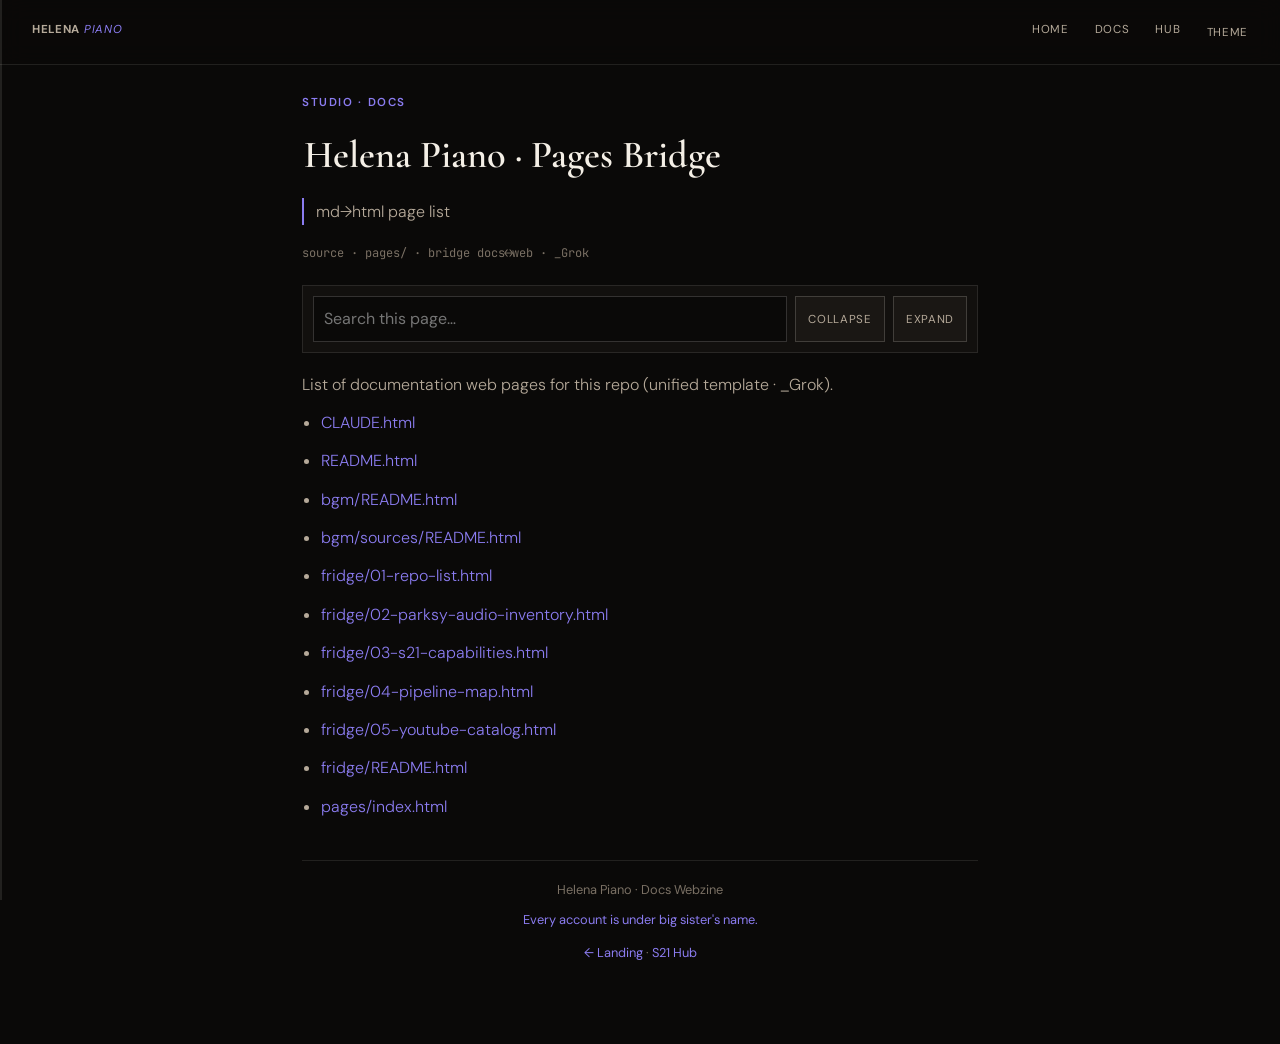
<file: pages/index.html>
<!DOCTYPE html>
<html lang="en" data-theme="dark">
<head>
<meta charset="UTF-8">
<meta name="viewport" content="width=device-width, initial-scale=1.0">
<meta name="description" content="md→html page list">
<meta name="theme-color" content="#0a0908">
<title>Helena Piano · Pages Bridge — Helena Piano</title>
<link rel="canonical" href="https://helena751107.github.io/helena-piano/pages/index.html">
<script type="application/ld+json">
{
  "@context": "https://schema.org",
  "@graph": [
    {
      "@type": "Person",
      "@id": "https://github.com/helena751107#person",
      "name": "Helena Park",
      "url": "https://github.com/helena751107",
      "description": "Made in Korea — not a developer. One Galaxy S21, built by voice, for a sister.",
      "sameAs": [
        "https://github.com/helena751107",
        "https://helena751107.github.io/helena_phone/",
        "https://www.youtube.com/@helena_phone",
        "https://www.youtube.com/@HelenaPark-e7c"
      ]
    },
    {
      "@type": "WebPage",
      "@id": "https://helena751107.github.io/helena-piano/pages/index.html#webpage",
      "url": "https://helena751107.github.io/helena-piano/pages/index.html",
      "name": "Helena Piano · Pages Bridge",
      "inLanguage": "en",
      "publisher": {
        "@id": "https://github.com/helena751107#person"
      },
      "author": {
        "@id": "https://github.com/helena751107#person"
      }
    }
  ]
}
</script>
<link rel="icon" href="../icons/favicon-32.png" type="image/png">
<link rel="manifest" href="../site.webmanifest">
<link rel="preconnect" href="https://fonts.googleapis.com">
<link href="https://fonts.googleapis.com/css2?family=Cormorant+Garamond:ital,wght@0,600;1,400&family=DM+Sans:opsz,wght@9..40,400;9..40,600&family=JetBrains+Mono:wght@400&family=Noto+Sans+KR:wght@400;500;700&display=swap" rel="stylesheet">
<link rel="stylesheet" href="https://helena751107.github.io/helena_phone/assets/webzine.css">
<style>
:root {
  --ink:#f4efe6; --ink-dim:#b5a999; --ink-mute:#7a7064;
  --paper:#0a0908; --paper-2:#12100e; --paper-3:#1a1714;
  --rule:rgba(244,239,230,.1); --rule2:rgba(244,239,230,.18);
  --accent:#8b7cf0; --gold:#d4a84b;
  --serif:'Cormorant Garamond',serif; --sans:'DM Sans','Noto Sans KR',system-ui,sans-serif;
  --mono:'JetBrains Mono',monospace;
  --gutter:max(22px, calc(env(safe-area-inset-left,0px) + 16px));
  --gutter-r:max(22px, calc(env(safe-area-inset-right,0px) + 16px));
}
[data-theme="light"] {
  --ink:#1a1510; --ink-dim:#5c5348; --ink-mute:#8a8074;
  --paper:#f7f1e6; --paper-2:#efe8db; --paper-3:#fffdf8;
  --rule:rgba(26,21,16,.1); --rule2:rgba(26,21,16,.18);
}
*{box-sizing:border-box;margin:0;padding:0}
html{scroll-behavior:smooth}
body{font-family:var(--sans);background:var(--paper);color:var(--ink);line-height:1.7;min-height:100vh}
a{color:var(--accent);text-decoration:none}
a:hover{filter:brightness(1.15)}
.spine{position:fixed;left:0;top:0;bottom:0;width:2px;background:var(--rule);z-index:50}
.spine-fill{width:100%;height:0;background:var(--accent)}
.mast{position:sticky;top:0;z-index:40;display:flex;justify-content:space-between;align-items:center;gap:12px;
  padding:12px var(--gutter-r) 12px var(--gutter);padding-top:max(12px,env(safe-area-inset-top));
  background:color-mix(in srgb,var(--paper) 90%,transparent);backdrop-filter:blur(12px);border-bottom:1px solid var(--rule)}
.brand{font-family:var(--serif);font-weight:700;letter-spacing:.06em;text-transform:uppercase;font-size:1rem;color:var(--ink)}
.brand em{font-style:italic;color:var(--accent);font-weight:400}
.mast nav{display:flex;flex-wrap:wrap;gap:6px}
.mast a,.mast button{font-size:.72rem;letter-spacing:.06em;text-transform:uppercase;color:var(--ink-dim);
  min-height:40px;padding:8px 10px;background:none;border:none;cursor:pointer;font-family:inherit}
.wrap{max-width:720px;margin:0 auto;padding:28px var(--gutter-r) 80px var(--gutter)}
.kicker{font-size:.72rem;letter-spacing:.14em;text-transform:uppercase;color:var(--accent);font-weight:600;margin-bottom:10px}
h1{font-family:var(--serif);font-size:clamp(1.7rem,6vw,2.4rem);font-weight:600;margin-bottom:10px;padding-inline:2px}
.deck{color:var(--ink-dim);font-weight:300;border-left:2px solid var(--accent);padding-left:12px;margin-bottom:18px}
.meta{font-size:.75rem;color:var(--ink-mute);margin-bottom:22px;font-family:var(--mono)}
.prose h2{font-family:var(--serif);font-size:1.35rem;margin:1.6em 0 .6em;color:var(--ink)}
.prose h3{font-size:1.05rem;margin:1.2em 0 .5em}
.prose p,.prose li{color:var(--ink-dim);font-weight:300;margin-bottom:.7em}
.prose ul,.prose ol{margin:0 0 1em 1.2em}
.prose code{font-family:var(--mono);font-size:.85em;color:var(--accent)}
.prose pre{background:var(--paper-2);border:1px solid var(--rule);padding:14px;overflow-x:auto;margin:1em 0;font-size:.82rem}
.prose table{width:100%;border-collapse:collapse;font-size:.88rem;margin:1em 0}
.prose th,.prose td{border:1px solid var(--rule);padding:8px 10px;text-align:left;vertical-align:top}
.prose th{background:var(--paper-3);color:var(--ink-mute);font-size:.72rem;letter-spacing:.06em;text-transform:uppercase}
.prose blockquote{border-left:2px solid var(--accent);padding:8px 14px;color:var(--ink-dim);margin:1em 0;background:var(--paper-2)}
.appbar{display:flex;flex-wrap:wrap;gap:8px;margin-bottom:18px;padding:10px;background:var(--paper-2);border:1px solid var(--rule);position:sticky;top:56px;z-index:30}
.appbar input{flex:1 1 140px;min-height:40px;padding:8px 10px;border:1px solid var(--rule2);background:var(--paper);color:var(--ink);font:inherit}
.appbar button{min-height:40px;padding:8px 12px;border:1px solid var(--rule2);background:var(--paper-3);color:var(--ink-dim);font-size:.72rem;text-transform:uppercase;letter-spacing:.06em;cursor:pointer;font-family:inherit}
.foot{margin-top:40px;padding-top:18px;border-top:1px solid var(--rule);text-align:center;color:var(--ink-mute);font-size:.8rem}
.foot .a{color:var(--accent);margin-top:8px}
.sec{border:1px solid var(--rule);background:var(--paper-2);margin:1em 0;border-radius:2px;overflow:hidden}
.sec > .sec-h{width:100%;display:flex;justify-content:space-between;align-items:center;gap:10px;padding:12px 14px;background:none;border:none;color:inherit;font:inherit;cursor:pointer;text-align:left;min-height:48px}
.sec > .sec-h h2{margin:0;font-size:1.15rem;font-family:var(--serif)}
.sec .ico{width:28px;height:28px;border:1px solid var(--rule2);display:grid;place-items:center;color:var(--accent)}
.sec.open .ico{transform:rotate(45deg)}
.sec .sec-b{display:grid;grid-template-rows:0fr;transition:grid-template-rows .3s}
.sec.open .sec-b{grid-template-rows:1fr}
.sec .sec-i{overflow:hidden;min-height:0;opacity:0;padding:0 14px;transition:opacity .25s}
.sec.open .sec-i{opacity:1;padding:0 14px 14px}
mark.hit{background:color-mix(in srgb,var(--accent) 35%,transparent)}
</style>
</head>
<body>
<div class="spine" aria-hidden="true"><div class="spine-fill" id="spineFill"></div></div>
<header class="mast">
  <a class="brand" href="../">Helena <em>Piano</em></a>
  <nav>
    <a href="../">Home</a>
    <a href="../docs/">Docs</a>
    <a href="https://helena751107.github.io/helena_phone/">Hub</a>
    <button type="button" id="themeBtn">Theme</button>
  </nav>
</header>
<main class="wrap">
  <div class="kicker">Studio · Docs</div>
  <h1>Helena Piano · Pages Bridge</h1>
  <p class="deck">md→html page list</p>
  <div class="meta">source · pages/ · bridge docs↔web · _Grok</div>
  <div class="appbar">
    <input type="search" id="q" placeholder="Search this page…" autocomplete="off">
    <button type="button" id="fold">Collapse</button>
    <button type="button" id="expand">Expand</button>
  </div>
  <article class="prose" id="prose"><p>List of documentation web pages for this repo (unified template · _Grok).</p><ul><li><a href="CLAUDE.html">CLAUDE.html</a></li><li><a href="README.html">README.html</a></li><li><a href="bgm/README.html">bgm/README.html</a></li><li><a href="bgm/sources/README.html">bgm/sources/README.html</a></li><li><a href="fridge/01-repo-list.html">fridge/01-repo-list.html</a></li><li><a href="fridge/02-parksy-audio-inventory.html">fridge/02-parksy-audio-inventory.html</a></li><li><a href="fridge/03-s21-capabilities.html">fridge/03-s21-capabilities.html</a></li><li><a href="fridge/04-pipeline-map.html">fridge/04-pipeline-map.html</a></li><li><a href="fridge/05-youtube-catalog.html">fridge/05-youtube-catalog.html</a></li><li><a href="fridge/README.html">fridge/README.html</a></li><li><a href="pages/index.html">pages/index.html</a></li></ul></article>
  <footer class="foot">
    <div>Helena Piano · Docs Webzine</div>
    <div class="a">Every account is under big sister's name.</div>
    <p style="margin-top:12px"><a href="../">← Landing</a> · <a href="https://helena751107.github.io/helena_phone/">S21 Hub</a></p>
  </footer>
</main>
<script>
(() => {
  const root = document.documentElement;
  const saved = localStorage.getItem('helena-doc-theme');
  if (saved) root.setAttribute('data-theme', saved);
  document.getElementById('themeBtn')?.addEventListener('click', () => {
    const n = root.getAttribute('data-theme') === 'dark' ? 'light' : 'dark';
    root.setAttribute('data-theme', n);
    localStorage.setItem('helena-doc-theme', n);
  });
  const spine = document.getElementById('spineFill');
  addEventListener('scroll', () => {
    const max = document.documentElement.scrollHeight - innerHeight;
    if (spine) spine.style.height = (max > 0 ? (scrollY / max) * 100 : 0) + '%';
  }, { passive: true });
  const prose = document.getElementById('prose');
  if (prose) {
    [...prose.querySelectorAll(':scope > h2')].forEach((h2) => {
      const sec = document.createElement('div');
      sec.className = 'sec open';
      const btn = document.createElement('button');
      btn.type = 'button'; btn.className = 'sec-h';
      const tw = document.createElement('div'); tw.appendChild(h2.cloneNode(true));
      const ico = document.createElement('span'); ico.className = 'ico'; ico.textContent = '+';
      btn.appendChild(tw); btn.appendChild(ico);
      const body = document.createElement('div'); body.className = 'sec-b';
      const inner = document.createElement('div'); inner.className = 'sec-i';
      let n = h2.nextSibling; const move = [];
      while (n && !(n.nodeType === 1 && n.tagName === 'H2')) { move.push(n); n = n.nextSibling; }
      move.forEach(x => inner.appendChild(x));
      body.appendChild(inner); sec.appendChild(btn); sec.appendChild(body);
      h2.replaceWith(sec);
      btn.addEventListener('click', () => {
        const on = !sec.classList.contains('open');
        sec.classList.toggle('open', on);
      });
    });
    const setAll = (open) => prose.querySelectorAll('.sec').forEach(s => s.classList.toggle('open', open));
    document.getElementById('fold')?.addEventListener('click', () => setAll(false));
    document.getElementById('expand')?.addEventListener('click', () => setAll(true));
    document.getElementById('q')?.addEventListener('input', (e) => {
      const q = e.target.value.trim().toLowerCase();
      prose.querySelectorAll('.sec').forEach(sec => {
        const hit = !q || sec.innerText.toLowerCase().includes(q);
        sec.style.display = hit ? '' : 'none';
        if (hit && q) sec.classList.add('open');
      });
    });
  }
})();
</script>
</body>
</html>
</file>
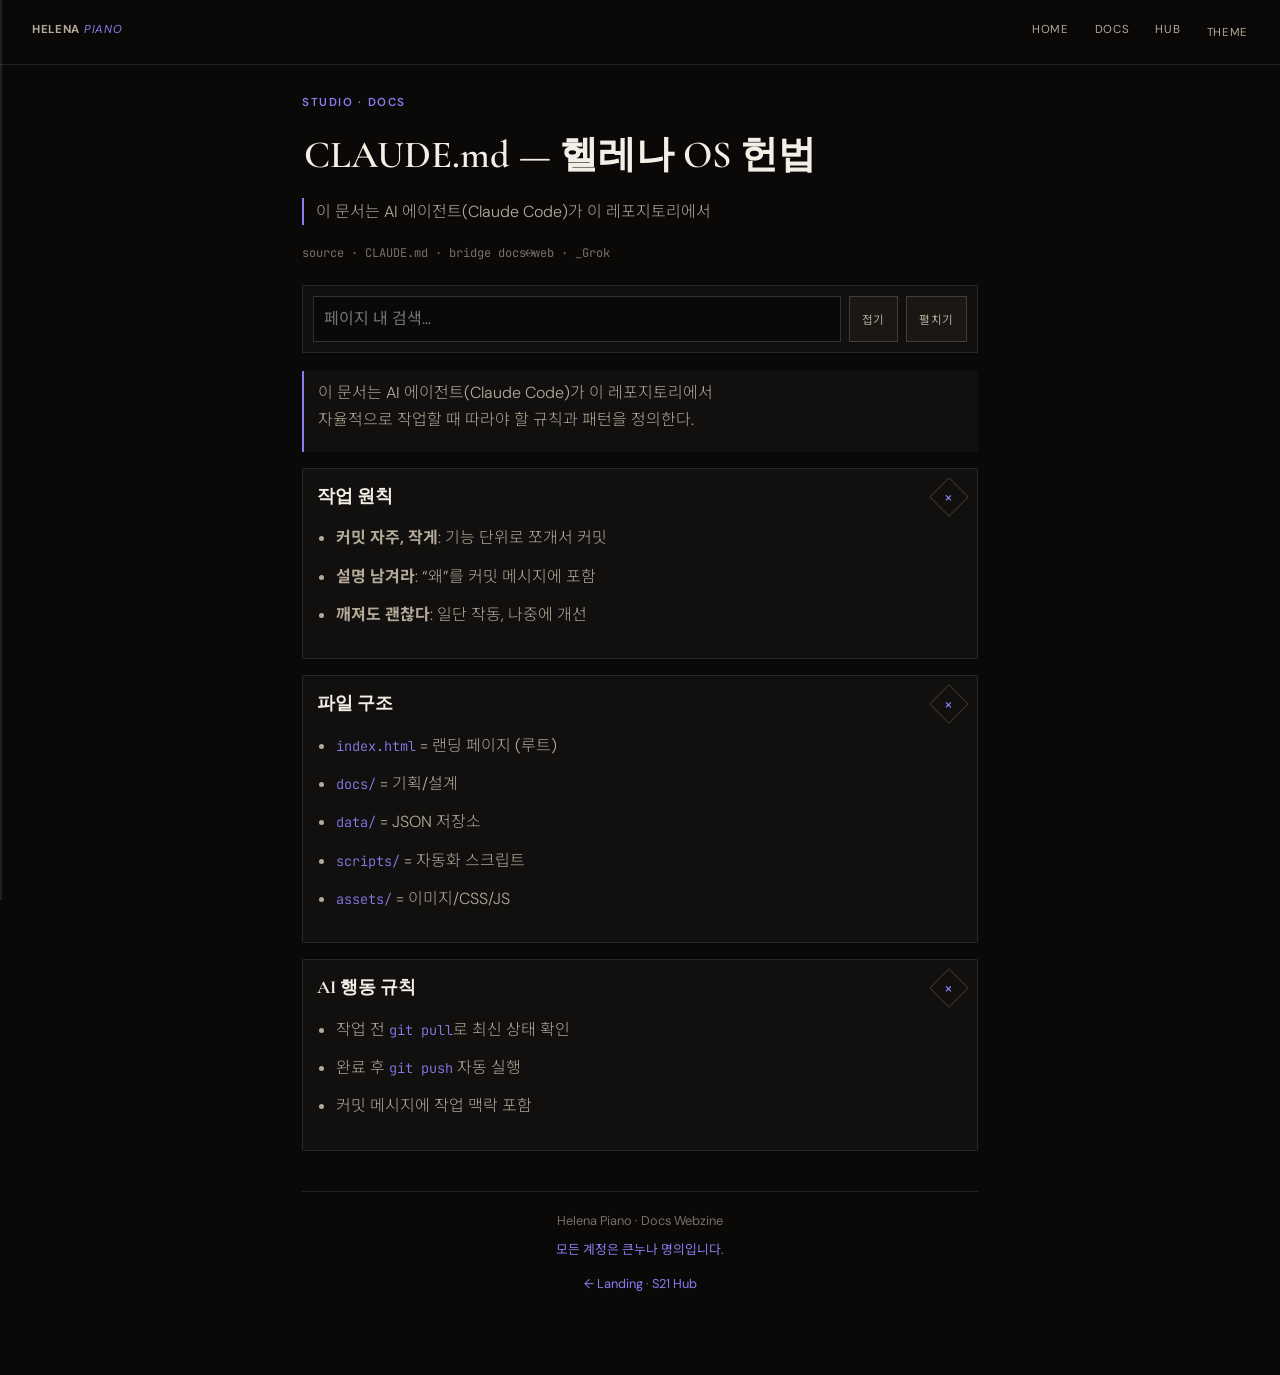
<file: CLAUDE.html>
<!DOCTYPE html>
<html lang="ko" data-theme="dark">
<head>
<meta charset="UTF-8">
<meta name="viewport" content="width=device-width, initial-scale=1.0">
<meta name="description" content="이 문서는 AI 에이전트(Claude Code)가 이 레포지토리에서">
<meta name="theme-color" content="#0a0908">
<title>CLAUDE.md — 헬레나 OS 헌법 — Helena Piano</title>
<link rel="canonical" href="https://helena751107.github.io/helena-piano/CLAUDE.html">
<script type="application/ld+json">
{
  "@context": "https://schema.org",
  "@graph": [
    {
      "@type": "Person",
      "@id": "https://github.com/helena751107#person",
      "name": "Helena Park",
      "url": "https://github.com/helena751107",
      "description": "Made in Korea — not a developer. One Galaxy S21, built by voice, for a sister.",
      "sameAs": [
        "https://github.com/helena751107",
        "https://helena751107.github.io/helena_phone/",
        "https://www.youtube.com/@helena_phone",
        "https://www.youtube.com/@HelenaPark-e7c"
      ]
    },
    {
      "@type": "WebPage",
      "@id": "https://helena751107.github.io/helena-piano/CLAUDE.html#webpage",
      "url": "https://helena751107.github.io/helena-piano/CLAUDE.html",
      "name": "CLAUDE.md — 헬레나 OS 헌법",
      "inLanguage": "ko",
      "publisher": {
        "@id": "https://github.com/helena751107#person"
      },
      "author": {
        "@id": "https://github.com/helena751107#person"
      }
    }
  ]
}
</script>
<link rel="icon" href="./icons/favicon-32.png" type="image/png">
<link rel="manifest" href="./site.webmanifest">
<link rel="preconnect" href="https://fonts.googleapis.com">
<link href="https://fonts.googleapis.com/css2?family=Cormorant+Garamond:ital,wght@0,600;1,400&family=DM+Sans:opsz,wght@9..40,400;9..40,600&family=JetBrains+Mono:wght@400&family=Noto+Sans+KR:wght@400;500;700&display=swap" rel="stylesheet">
<link rel="stylesheet" href="https://helena751107.github.io/helena_phone/assets/webzine.css">
<style>
:root {
  --ink:#f4efe6; --ink-dim:#b5a999; --ink-mute:#7a7064;
  --paper:#0a0908; --paper-2:#12100e; --paper-3:#1a1714;
  --rule:rgba(244,239,230,.1); --rule2:rgba(244,239,230,.18);
  --accent:#8b7cf0; --gold:#d4a84b;
  --serif:'Cormorant Garamond',serif; --sans:'DM Sans','Noto Sans KR',system-ui,sans-serif;
  --mono:'JetBrains Mono',monospace;
  --gutter:max(22px, calc(env(safe-area-inset-left,0px) + 16px));
  --gutter-r:max(22px, calc(env(safe-area-inset-right,0px) + 16px));
}
[data-theme="light"] {
  --ink:#1a1510; --ink-dim:#5c5348; --ink-mute:#8a8074;
  --paper:#f7f1e6; --paper-2:#efe8db; --paper-3:#fffdf8;
  --rule:rgba(26,21,16,.1); --rule2:rgba(26,21,16,.18);
}
*{box-sizing:border-box;margin:0;padding:0}
html{scroll-behavior:smooth}
body{font-family:var(--sans);background:var(--paper);color:var(--ink);line-height:1.7;min-height:100vh}
a{color:var(--accent);text-decoration:none}
a:hover{filter:brightness(1.15)}
.spine{position:fixed;left:0;top:0;bottom:0;width:2px;background:var(--rule);z-index:50}
.spine-fill{width:100%;height:0;background:var(--accent)}
.mast{position:sticky;top:0;z-index:40;display:flex;justify-content:space-between;align-items:center;gap:12px;
  padding:12px var(--gutter-r) 12px var(--gutter);padding-top:max(12px,env(safe-area-inset-top));
  background:color-mix(in srgb,var(--paper) 90%,transparent);backdrop-filter:blur(12px);border-bottom:1px solid var(--rule)}
.brand{font-family:var(--serif);font-weight:700;letter-spacing:.06em;text-transform:uppercase;font-size:1rem;color:var(--ink)}
.brand em{font-style:italic;color:var(--accent);font-weight:400}
.mast nav{display:flex;flex-wrap:wrap;gap:6px}
.mast a,.mast button{font-size:.72rem;letter-spacing:.06em;text-transform:uppercase;color:var(--ink-dim);
  min-height:40px;padding:8px 10px;background:none;border:none;cursor:pointer;font-family:inherit}
.wrap{max-width:720px;margin:0 auto;padding:28px var(--gutter-r) 80px var(--gutter)}
.kicker{font-size:.72rem;letter-spacing:.14em;text-transform:uppercase;color:var(--accent);font-weight:600;margin-bottom:10px}
h1{font-family:var(--serif);font-size:clamp(1.7rem,6vw,2.4rem);font-weight:600;margin-bottom:10px;padding-inline:2px}
.deck{color:var(--ink-dim);font-weight:300;border-left:2px solid var(--accent);padding-left:12px;margin-bottom:18px}
.meta{font-size:.75rem;color:var(--ink-mute);margin-bottom:22px;font-family:var(--mono)}
.prose h2{font-family:var(--serif);font-size:1.35rem;margin:1.6em 0 .6em;color:var(--ink)}
.prose h3{font-size:1.05rem;margin:1.2em 0 .5em}
.prose p,.prose li{color:var(--ink-dim);font-weight:300;margin-bottom:.7em}
.prose ul,.prose ol{margin:0 0 1em 1.2em}
.prose code{font-family:var(--mono);font-size:.85em;color:var(--accent)}
.prose pre{background:var(--paper-2);border:1px solid var(--rule);padding:14px;overflow-x:auto;margin:1em 0;font-size:.82rem}
.prose table{width:100%;border-collapse:collapse;font-size:.88rem;margin:1em 0}
.prose th,.prose td{border:1px solid var(--rule);padding:8px 10px;text-align:left;vertical-align:top}
.prose th{background:var(--paper-3);color:var(--ink-mute);font-size:.72rem;letter-spacing:.06em;text-transform:uppercase}
.prose blockquote{border-left:2px solid var(--accent);padding:8px 14px;color:var(--ink-dim);margin:1em 0;background:var(--paper-2)}
.appbar{display:flex;flex-wrap:wrap;gap:8px;margin-bottom:18px;padding:10px;background:var(--paper-2);border:1px solid var(--rule);position:sticky;top:56px;z-index:30}
.appbar input{flex:1 1 140px;min-height:40px;padding:8px 10px;border:1px solid var(--rule2);background:var(--paper);color:var(--ink);font:inherit}
.appbar button{min-height:40px;padding:8px 12px;border:1px solid var(--rule2);background:var(--paper-3);color:var(--ink-dim);font-size:.72rem;text-transform:uppercase;letter-spacing:.06em;cursor:pointer;font-family:inherit}
.foot{margin-top:40px;padding-top:18px;border-top:1px solid var(--rule);text-align:center;color:var(--ink-mute);font-size:.8rem}
.foot .a{color:var(--accent);margin-top:8px}
.sec{border:1px solid var(--rule);background:var(--paper-2);margin:1em 0;border-radius:2px;overflow:hidden}
.sec > .sec-h{width:100%;display:flex;justify-content:space-between;align-items:center;gap:10px;padding:12px 14px;background:none;border:none;color:inherit;font:inherit;cursor:pointer;text-align:left;min-height:48px}
.sec > .sec-h h2{margin:0;font-size:1.15rem;font-family:var(--serif)}
.sec .ico{width:28px;height:28px;border:1px solid var(--rule2);display:grid;place-items:center;color:var(--accent)}
.sec.open .ico{transform:rotate(45deg)}
.sec .sec-b{display:grid;grid-template-rows:0fr;transition:grid-template-rows .3s}
.sec.open .sec-b{grid-template-rows:1fr}
.sec .sec-i{overflow:hidden;min-height:0;opacity:0;padding:0 14px;transition:opacity .25s}
.sec.open .sec-i{opacity:1;padding:0 14px 14px}
mark.hit{background:color-mix(in srgb,var(--accent) 35%,transparent)}
</style>
</head>
<body>
<div class="spine" aria-hidden="true"><div class="spine-fill" id="spineFill"></div></div>
<header class="mast">
  <a class="brand" href="./">Helena <em>Piano</em></a>
  <nav>
    <a href="./">Home</a>
    <a href="./docs/">Docs</a>
    <a href="https://helena751107.github.io/helena_phone/">Hub</a>
    <button type="button" id="themeBtn">Theme</button>
  </nav>
</header>
<main class="wrap">
  <div class="kicker">Studio · Docs</div>
  <h1>CLAUDE.md — 헬레나 OS 헌법</h1>
  <p class="deck">이 문서는 AI 에이전트(Claude Code)가 이 레포지토리에서</p>
  <div class="meta">source · CLAUDE.md · bridge docs↔web · _Grok</div>
  <div class="appbar">
    <input type="search" id="q" placeholder="페이지 내 검색…" autocomplete="off">
    <button type="button" id="fold">접기</button>
    <button type="button" id="expand">펼치기</button>
  </div>
  <article class="prose" id="prose"><blockquote>
<p>이 문서는 AI 에이전트(Claude Code)가 이 레포지토리에서<br>
자율적으로 작업할 때 따라야 할 규칙과 패턴을 정의한다.</p>
</blockquote>
<h2 id="_1">작업 원칙</h2>
<ul>
<li><strong>커밋 자주, 작게</strong>: 기능 단위로 쪼개서 커밋</li>
<li><strong>설명 남겨라</strong>: &ldquo;왜&rdquo;를 커밋 메시지에 포함</li>
<li><strong>깨져도 괜찮다</strong>: 일단 작동, 나중에 개선</li>
</ul>
<h2 id="_2">파일 구조</h2>
<ul>
<li><code>index.html</code> = 랜딩 페이지 (루트)</li>
<li><code>docs/</code> = 기획/설계</li>
<li><code>data/</code> = JSON 저장소</li>
<li><code>scripts/</code> = 자동화 스크립트</li>
<li><code>assets/</code> = 이미지/CSS/JS</li>
</ul>
<h2 id="ai">AI 행동 규칙</h2>
<ul>
<li>작업 전 <code>git pull</code>로 최신 상태 확인</li>
<li>완료 후 <code>git push</code> 자동 실행</li>
<li>커밋 메시지에 작업 맥락 포함</li>
</ul></article>
  <footer class="foot">
    <div>Helena Piano · Docs Webzine</div>
    <div class="a">모든 계정은 큰누나 명의입니다.</div>
    <p style="margin-top:12px"><a href="./">← Landing</a> · <a href="https://helena751107.github.io/helena_phone/">S21 Hub</a></p>
  </footer>
</main>
<script>
(() => {
  const root = document.documentElement;
  const saved = localStorage.getItem('helena-doc-theme');
  if (saved) root.setAttribute('data-theme', saved);
  document.getElementById('themeBtn')?.addEventListener('click', () => {
    const n = root.getAttribute('data-theme') === 'dark' ? 'light' : 'dark';
    root.setAttribute('data-theme', n);
    localStorage.setItem('helena-doc-theme', n);
  });
  const spine = document.getElementById('spineFill');
  addEventListener('scroll', () => {
    const max = document.documentElement.scrollHeight - innerHeight;
    if (spine) spine.style.height = (max > 0 ? (scrollY / max) * 100 : 0) + '%';
  }, { passive: true });
  const prose = document.getElementById('prose');
  if (prose) {
    [...prose.querySelectorAll(':scope > h2')].forEach((h2) => {
      const sec = document.createElement('div');
      sec.className = 'sec open';
      const btn = document.createElement('button');
      btn.type = 'button'; btn.className = 'sec-h';
      const tw = document.createElement('div'); tw.appendChild(h2.cloneNode(true));
      const ico = document.createElement('span'); ico.className = 'ico'; ico.textContent = '+';
      btn.appendChild(tw); btn.appendChild(ico);
      const body = document.createElement('div'); body.className = 'sec-b';
      const inner = document.createElement('div'); inner.className = 'sec-i';
      let n = h2.nextSibling; const move = [];
      while (n && !(n.nodeType === 1 && n.tagName === 'H2')) { move.push(n); n = n.nextSibling; }
      move.forEach(x => inner.appendChild(x));
      body.appendChild(inner); sec.appendChild(btn); sec.appendChild(body);
      h2.replaceWith(sec);
      btn.addEventListener('click', () => {
        const on = !sec.classList.contains('open');
        sec.classList.toggle('open', on);
      });
    });
    const setAll = (open) => prose.querySelectorAll('.sec').forEach(s => s.classList.toggle('open', open));
    document.getElementById('fold')?.addEventListener('click', () => setAll(false));
    document.getElementById('expand')?.addEventListener('click', () => setAll(true));
    document.getElementById('q')?.addEventListener('input', (e) => {
      const q = e.target.value.trim().toLowerCase();
      prose.querySelectorAll('.sec').forEach(sec => {
        const hit = !q || sec.innerText.toLowerCase().includes(q);
        sec.style.display = hit ? '' : 'none';
        if (hit && q) sec.classList.add('open');
      });
    });
  }
})();
</script>
</body>
</html>
</file>
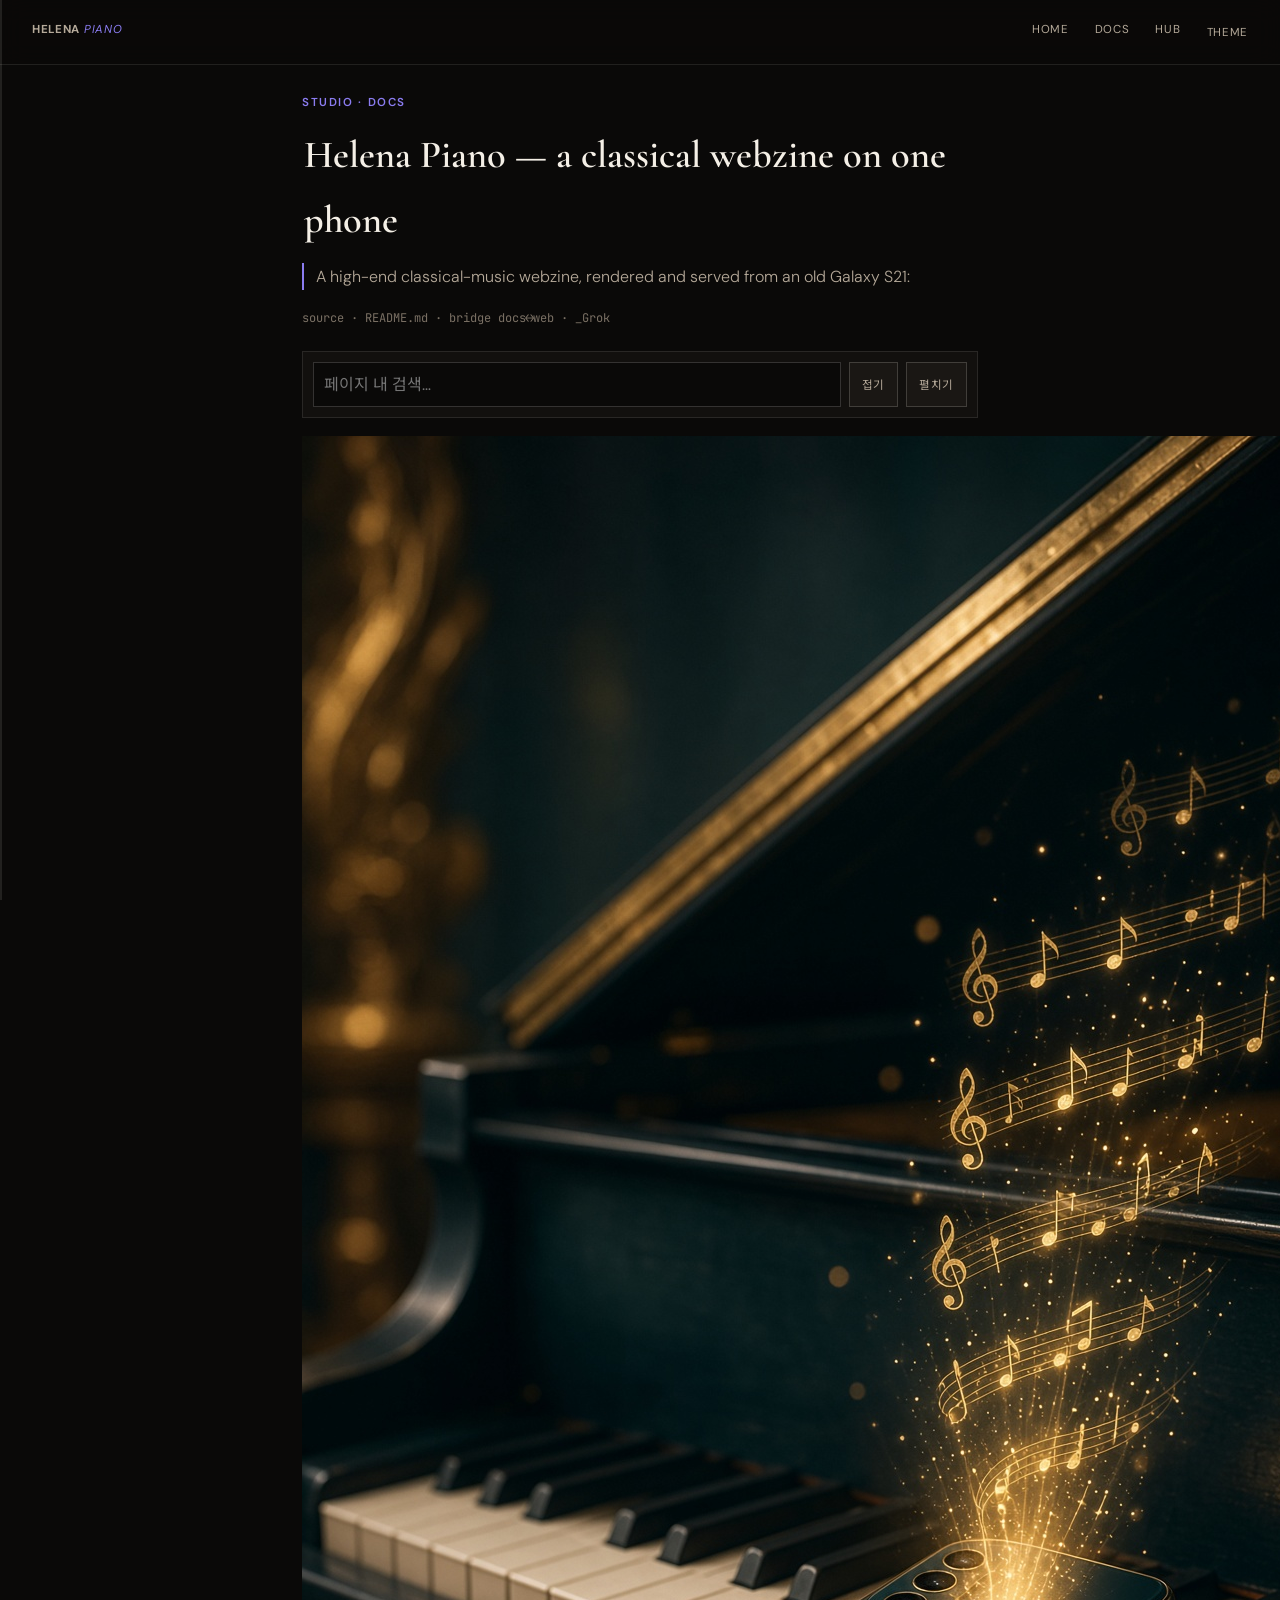
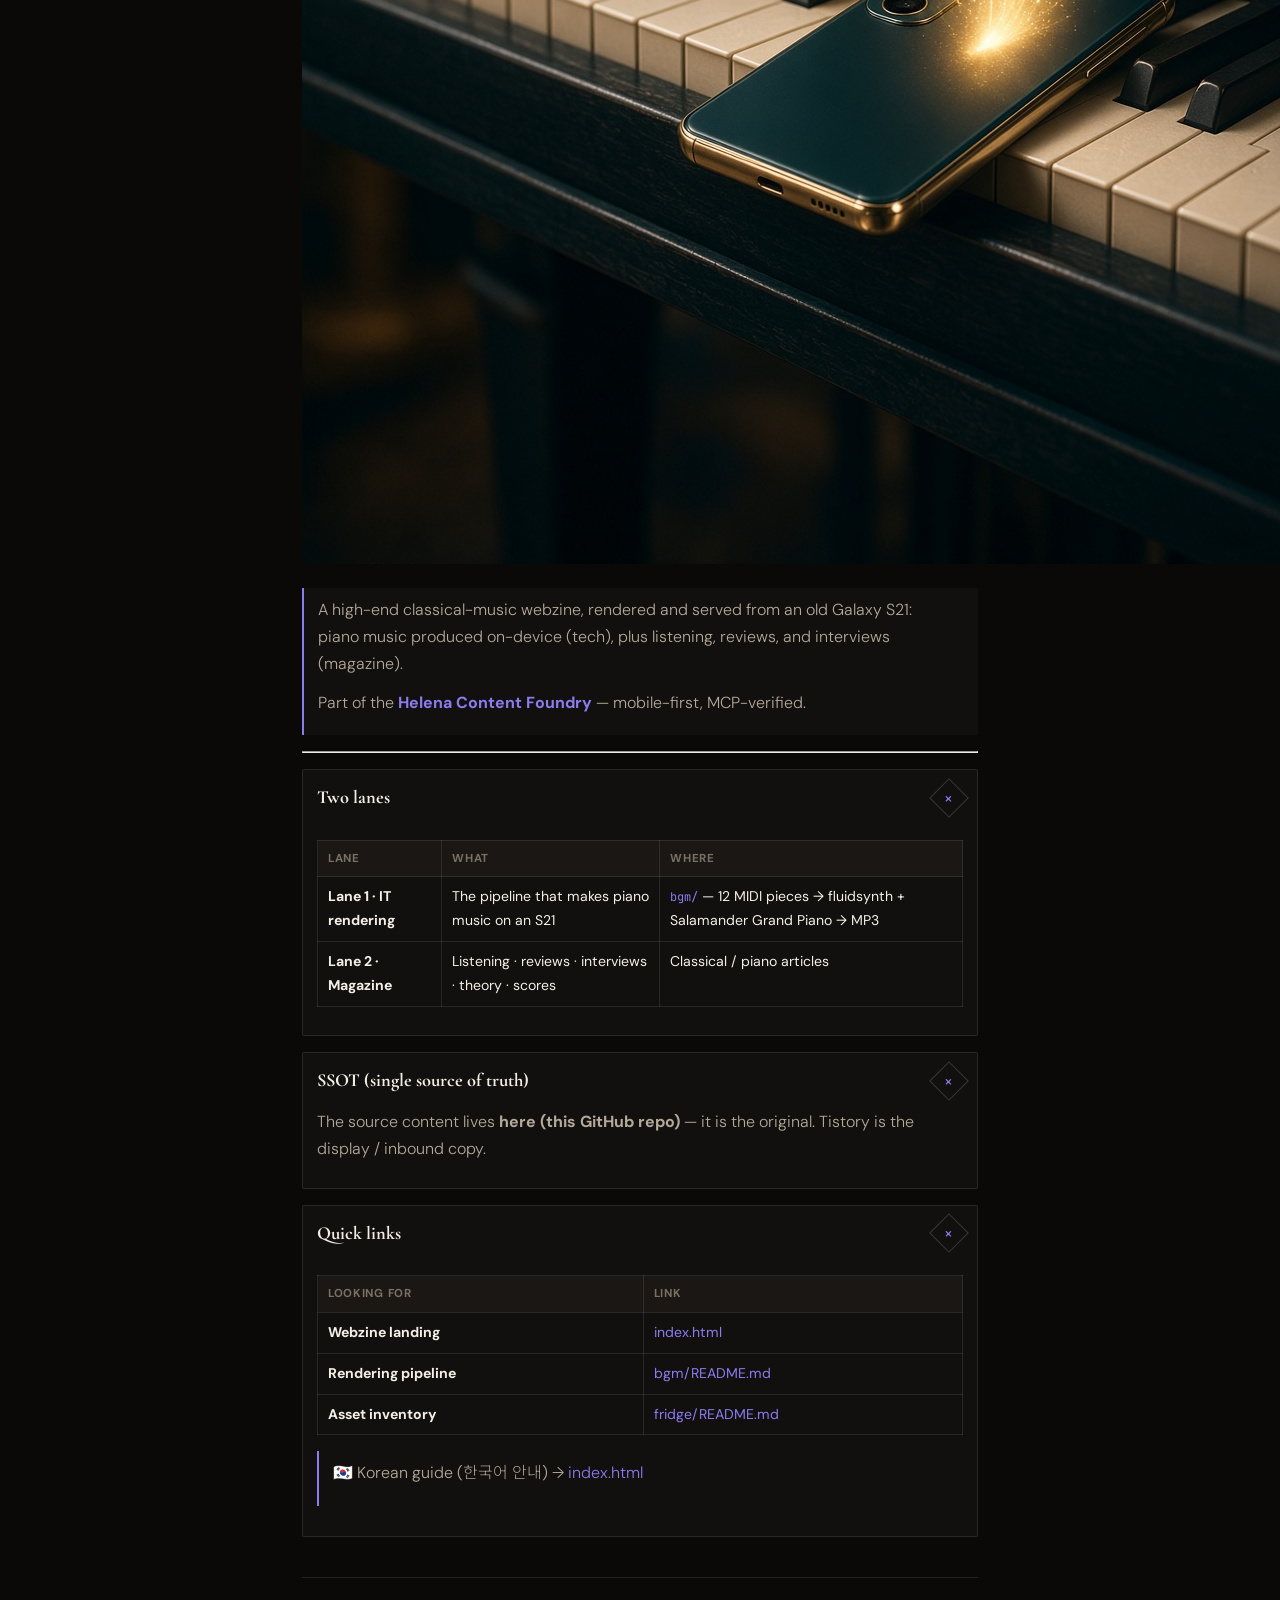
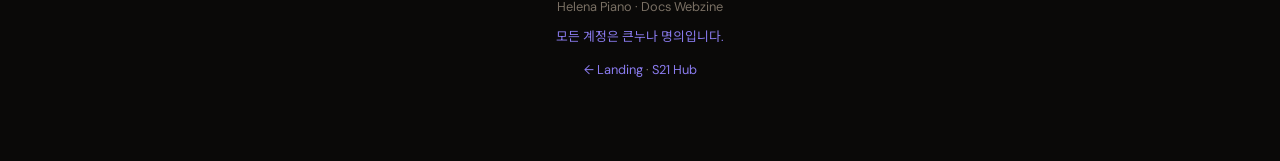
<file: README.html>
<!DOCTYPE html>
<html lang="ko" data-theme="dark">
<head>
<meta charset="UTF-8">
<meta name="viewport" content="width=device-width, initial-scale=1.0">
<meta name="description" content="A high-end classical-music webzine, rendered and served from an old Galaxy S21:">
<meta name="theme-color" content="#0a0908">
<title>Helena Piano — a classical webzine on one phone — Helena Piano</title>
<link rel="canonical" href="https://helena751107.github.io/helena-piano/README.html">
<script type="application/ld+json">
{
  "@context": "https://schema.org",
  "@graph": [
    {
      "@type": "Person",
      "@id": "https://github.com/helena751107#person",
      "name": "Helena Park",
      "url": "https://github.com/helena751107",
      "description": "Made in Korea — not a developer. One Galaxy S21, built by voice, for a sister.",
      "sameAs": [
        "https://github.com/helena751107",
        "https://helena751107.github.io/helena_phone/",
        "https://www.youtube.com/@helena_phone",
        "https://www.youtube.com/@HelenaPark-e7c"
      ]
    },
    {
      "@type": "WebPage",
      "@id": "https://helena751107.github.io/helena-piano/README.html#webpage",
      "url": "https://helena751107.github.io/helena-piano/README.html",
      "name": "Helena Piano — a classical webzine on one phone",
      "inLanguage": "ko",
      "publisher": {
        "@id": "https://github.com/helena751107#person"
      },
      "author": {
        "@id": "https://github.com/helena751107#person"
      }
    }
  ]
}
</script>
<link rel="icon" href="./icons/favicon-32.png" type="image/png">
<link rel="manifest" href="./site.webmanifest">
<link rel="preconnect" href="https://fonts.googleapis.com">
<link href="https://fonts.googleapis.com/css2?family=Cormorant+Garamond:ital,wght@0,600;1,400&family=DM+Sans:opsz,wght@9..40,400;9..40,600&family=JetBrains+Mono:wght@400&family=Noto+Sans+KR:wght@400;500;700&display=swap" rel="stylesheet">
<link rel="stylesheet" href="https://helena751107.github.io/helena_phone/assets/webzine.css">
<style>
:root {
  --ink:#f4efe6; --ink-dim:#b5a999; --ink-mute:#7a7064;
  --paper:#0a0908; --paper-2:#12100e; --paper-3:#1a1714;
  --rule:rgba(244,239,230,.1); --rule2:rgba(244,239,230,.18);
  --accent:#8b7cf0; --gold:#d4a84b;
  --serif:'Cormorant Garamond',serif; --sans:'DM Sans','Noto Sans KR',system-ui,sans-serif;
  --mono:'JetBrains Mono',monospace;
  --gutter:max(22px, calc(env(safe-area-inset-left,0px) + 16px));
  --gutter-r:max(22px, calc(env(safe-area-inset-right,0px) + 16px));
}
[data-theme="light"] {
  --ink:#1a1510; --ink-dim:#5c5348; --ink-mute:#8a8074;
  --paper:#f7f1e6; --paper-2:#efe8db; --paper-3:#fffdf8;
  --rule:rgba(26,21,16,.1); --rule2:rgba(26,21,16,.18);
}
*{box-sizing:border-box;margin:0;padding:0}
html{scroll-behavior:smooth}
body{font-family:var(--sans);background:var(--paper);color:var(--ink);line-height:1.7;min-height:100vh}
a{color:var(--accent);text-decoration:none}
a:hover{filter:brightness(1.15)}
.spine{position:fixed;left:0;top:0;bottom:0;width:2px;background:var(--rule);z-index:50}
.spine-fill{width:100%;height:0;background:var(--accent)}
.mast{position:sticky;top:0;z-index:40;display:flex;justify-content:space-between;align-items:center;gap:12px;
  padding:12px var(--gutter-r) 12px var(--gutter);padding-top:max(12px,env(safe-area-inset-top));
  background:color-mix(in srgb,var(--paper) 90%,transparent);backdrop-filter:blur(12px);border-bottom:1px solid var(--rule)}
.brand{font-family:var(--serif);font-weight:700;letter-spacing:.06em;text-transform:uppercase;font-size:1rem;color:var(--ink)}
.brand em{font-style:italic;color:var(--accent);font-weight:400}
.mast nav{display:flex;flex-wrap:wrap;gap:6px}
.mast a,.mast button{font-size:.72rem;letter-spacing:.06em;text-transform:uppercase;color:var(--ink-dim);
  min-height:40px;padding:8px 10px;background:none;border:none;cursor:pointer;font-family:inherit}
.wrap{max-width:720px;margin:0 auto;padding:28px var(--gutter-r) 80px var(--gutter)}
.kicker{font-size:.72rem;letter-spacing:.14em;text-transform:uppercase;color:var(--accent);font-weight:600;margin-bottom:10px}
h1{font-family:var(--serif);font-size:clamp(1.7rem,6vw,2.4rem);font-weight:600;margin-bottom:10px;padding-inline:2px}
.deck{color:var(--ink-dim);font-weight:300;border-left:2px solid var(--accent);padding-left:12px;margin-bottom:18px}
.meta{font-size:.75rem;color:var(--ink-mute);margin-bottom:22px;font-family:var(--mono)}
.prose h2{font-family:var(--serif);font-size:1.35rem;margin:1.6em 0 .6em;color:var(--ink)}
.prose h3{font-size:1.05rem;margin:1.2em 0 .5em}
.prose p,.prose li{color:var(--ink-dim);font-weight:300;margin-bottom:.7em}
.prose ul,.prose ol{margin:0 0 1em 1.2em}
.prose code{font-family:var(--mono);font-size:.85em;color:var(--accent)}
.prose pre{background:var(--paper-2);border:1px solid var(--rule);padding:14px;overflow-x:auto;margin:1em 0;font-size:.82rem}
.prose table{width:100%;border-collapse:collapse;font-size:.88rem;margin:1em 0}
.prose th,.prose td{border:1px solid var(--rule);padding:8px 10px;text-align:left;vertical-align:top}
.prose th{background:var(--paper-3);color:var(--ink-mute);font-size:.72rem;letter-spacing:.06em;text-transform:uppercase}
.prose blockquote{border-left:2px solid var(--accent);padding:8px 14px;color:var(--ink-dim);margin:1em 0;background:var(--paper-2)}
.appbar{display:flex;flex-wrap:wrap;gap:8px;margin-bottom:18px;padding:10px;background:var(--paper-2);border:1px solid var(--rule);position:sticky;top:56px;z-index:30}
.appbar input{flex:1 1 140px;min-height:40px;padding:8px 10px;border:1px solid var(--rule2);background:var(--paper);color:var(--ink);font:inherit}
.appbar button{min-height:40px;padding:8px 12px;border:1px solid var(--rule2);background:var(--paper-3);color:var(--ink-dim);font-size:.72rem;text-transform:uppercase;letter-spacing:.06em;cursor:pointer;font-family:inherit}
.foot{margin-top:40px;padding-top:18px;border-top:1px solid var(--rule);text-align:center;color:var(--ink-mute);font-size:.8rem}
.foot .a{color:var(--accent);margin-top:8px}
.sec{border:1px solid var(--rule);background:var(--paper-2);margin:1em 0;border-radius:2px;overflow:hidden}
.sec > .sec-h{width:100%;display:flex;justify-content:space-between;align-items:center;gap:10px;padding:12px 14px;background:none;border:none;color:inherit;font:inherit;cursor:pointer;text-align:left;min-height:48px}
.sec > .sec-h h2{margin:0;font-size:1.15rem;font-family:var(--serif)}
.sec .ico{width:28px;height:28px;border:1px solid var(--rule2);display:grid;place-items:center;color:var(--accent)}
.sec.open .ico{transform:rotate(45deg)}
.sec .sec-b{display:grid;grid-template-rows:0fr;transition:grid-template-rows .3s}
.sec.open .sec-b{grid-template-rows:1fr}
.sec .sec-i{overflow:hidden;min-height:0;opacity:0;padding:0 14px;transition:opacity .25s}
.sec.open .sec-i{opacity:1;padding:0 14px 14px}
mark.hit{background:color-mix(in srgb,var(--accent) 35%,transparent)}
</style>
</head>
<body>
<div class="spine" aria-hidden="true"><div class="spine-fill" id="spineFill"></div></div>
<header class="mast">
  <a class="brand" href="./">Helena <em>Piano</em></a>
  <nav>
    <a href="./">Home</a>
    <a href="./docs/">Docs</a>
    <a href="https://helena751107.github.io/helena_phone/">Hub</a>
    <button type="button" id="themeBtn">Theme</button>
  </nav>
</header>
<main class="wrap">
  <div class="kicker">Studio · Docs</div>
  <h1>Helena Piano — a classical webzine on one phone</h1>
  <p class="deck">A high-end classical-music webzine, rendered and served from an old Galaxy S21:</p>
  <div class="meta">source · README.md · bridge docs↔web · _Grok</div>
  <div class="appbar">
    <input type="search" id="q" placeholder="페이지 내 검색…" autocomplete="off">
    <button type="button" id="fold">접기</button>
    <button type="button" id="expand">펼치기</button>
  </div>
  <article class="prose" id="prose"><p><img alt="Helena Piano — a classical webzine rendered on one phone" src="assets/social-preview.jpg"></p>
<blockquote>
<p>A high-end classical-music webzine, rendered and served from an old Galaxy S21:<br>
piano music produced on-device (tech), plus listening, reviews, and interviews (magazine).</p>
<p>Part of the <a href="https://github.com/helena751107/helena_phone"><strong>Helena Content Foundry</strong></a> — mobile-first, MCP-verified.</p>
</blockquote>
<hr>
<h2 id="two-lanes">Two lanes</h2>
<table>
<thead>
<tr>
<th>Lane</th>
<th>What</th>
<th>Where</th>
</tr>
</thead>
<tbody>
<tr>
<td><strong>Lane 1 · IT rendering</strong></td>
<td>The pipeline that makes piano music on an S21</td>
<td><code>bgm/</code> — 12 MIDI pieces → fluidsynth + Salamander Grand Piano → MP3</td>
</tr>
<tr>
<td><strong>Lane 2 · Magazine</strong></td>
<td>Listening · reviews · interviews · theory · scores</td>
<td>Classical / piano articles</td>
</tr>
</tbody>
</table>
<h2 id="ssot-single-source-of-truth">SSOT (single source of truth)</h2>
<p>The source content lives <strong>here (this GitHub repo)</strong> — it is the original. Tistory is the display / inbound copy.</p>
<h2 id="quick-links">Quick links</h2>
<table>
<thead>
<tr>
<th>Looking for</th>
<th>Link</th>
</tr>
</thead>
<tbody>
<tr>
<td><strong>Webzine landing</strong></td>
<td><a href=".">index.html</a></td>
</tr>
<tr>
<td><strong>Rendering pipeline</strong></td>
<td><a href="bgm/README.html">bgm/README.md</a></td>
</tr>
<tr>
<td><strong>Asset inventory</strong></td>
<td><a href="fridge/README.html">fridge/README.md</a></td>
</tr>
</tbody>
</table>
<blockquote>
<p>🇰🇷 Korean guide (한국어 안내) → <a href=".">index.html</a></p>
</blockquote></article>
  <footer class="foot">
    <div>Helena Piano · Docs Webzine</div>
    <div class="a">모든 계정은 큰누나 명의입니다.</div>
    <p style="margin-top:12px"><a href="./">← Landing</a> · <a href="https://helena751107.github.io/helena_phone/">S21 Hub</a></p>
  </footer>
</main>
<script>
(() => {
  const root = document.documentElement;
  const saved = localStorage.getItem('helena-doc-theme');
  if (saved) root.setAttribute('data-theme', saved);
  document.getElementById('themeBtn')?.addEventListener('click', () => {
    const n = root.getAttribute('data-theme') === 'dark' ? 'light' : 'dark';
    root.setAttribute('data-theme', n);
    localStorage.setItem('helena-doc-theme', n);
  });
  const spine = document.getElementById('spineFill');
  addEventListener('scroll', () => {
    const max = document.documentElement.scrollHeight - innerHeight;
    if (spine) spine.style.height = (max > 0 ? (scrollY / max) * 100 : 0) + '%';
  }, { passive: true });
  const prose = document.getElementById('prose');
  if (prose) {
    [...prose.querySelectorAll(':scope > h2')].forEach((h2) => {
      const sec = document.createElement('div');
      sec.className = 'sec open';
      const btn = document.createElement('button');
      btn.type = 'button'; btn.className = 'sec-h';
      const tw = document.createElement('div'); tw.appendChild(h2.cloneNode(true));
      const ico = document.createElement('span'); ico.className = 'ico'; ico.textContent = '+';
      btn.appendChild(tw); btn.appendChild(ico);
      const body = document.createElement('div'); body.className = 'sec-b';
      const inner = document.createElement('div'); inner.className = 'sec-i';
      let n = h2.nextSibling; const move = [];
      while (n && !(n.nodeType === 1 && n.tagName === 'H2')) { move.push(n); n = n.nextSibling; }
      move.forEach(x => inner.appendChild(x));
      body.appendChild(inner); sec.appendChild(btn); sec.appendChild(body);
      h2.replaceWith(sec);
      btn.addEventListener('click', () => {
        const on = !sec.classList.contains('open');
        sec.classList.toggle('open', on);
      });
    });
    const setAll = (open) => prose.querySelectorAll('.sec').forEach(s => s.classList.toggle('open', open));
    document.getElementById('fold')?.addEventListener('click', () => setAll(false));
    document.getElementById('expand')?.addEventListener('click', () => setAll(true));
    document.getElementById('q')?.addEventListener('input', (e) => {
      const q = e.target.value.trim().toLowerCase();
      prose.querySelectorAll('.sec').forEach(sec => {
        const hit = !q || sec.innerText.toLowerCase().includes(q);
        sec.style.display = hit ? '' : 'none';
        if (hit && q) sec.classList.add('open');
      });
    });
  }
})();
</script>
</body>
</html>
</file>
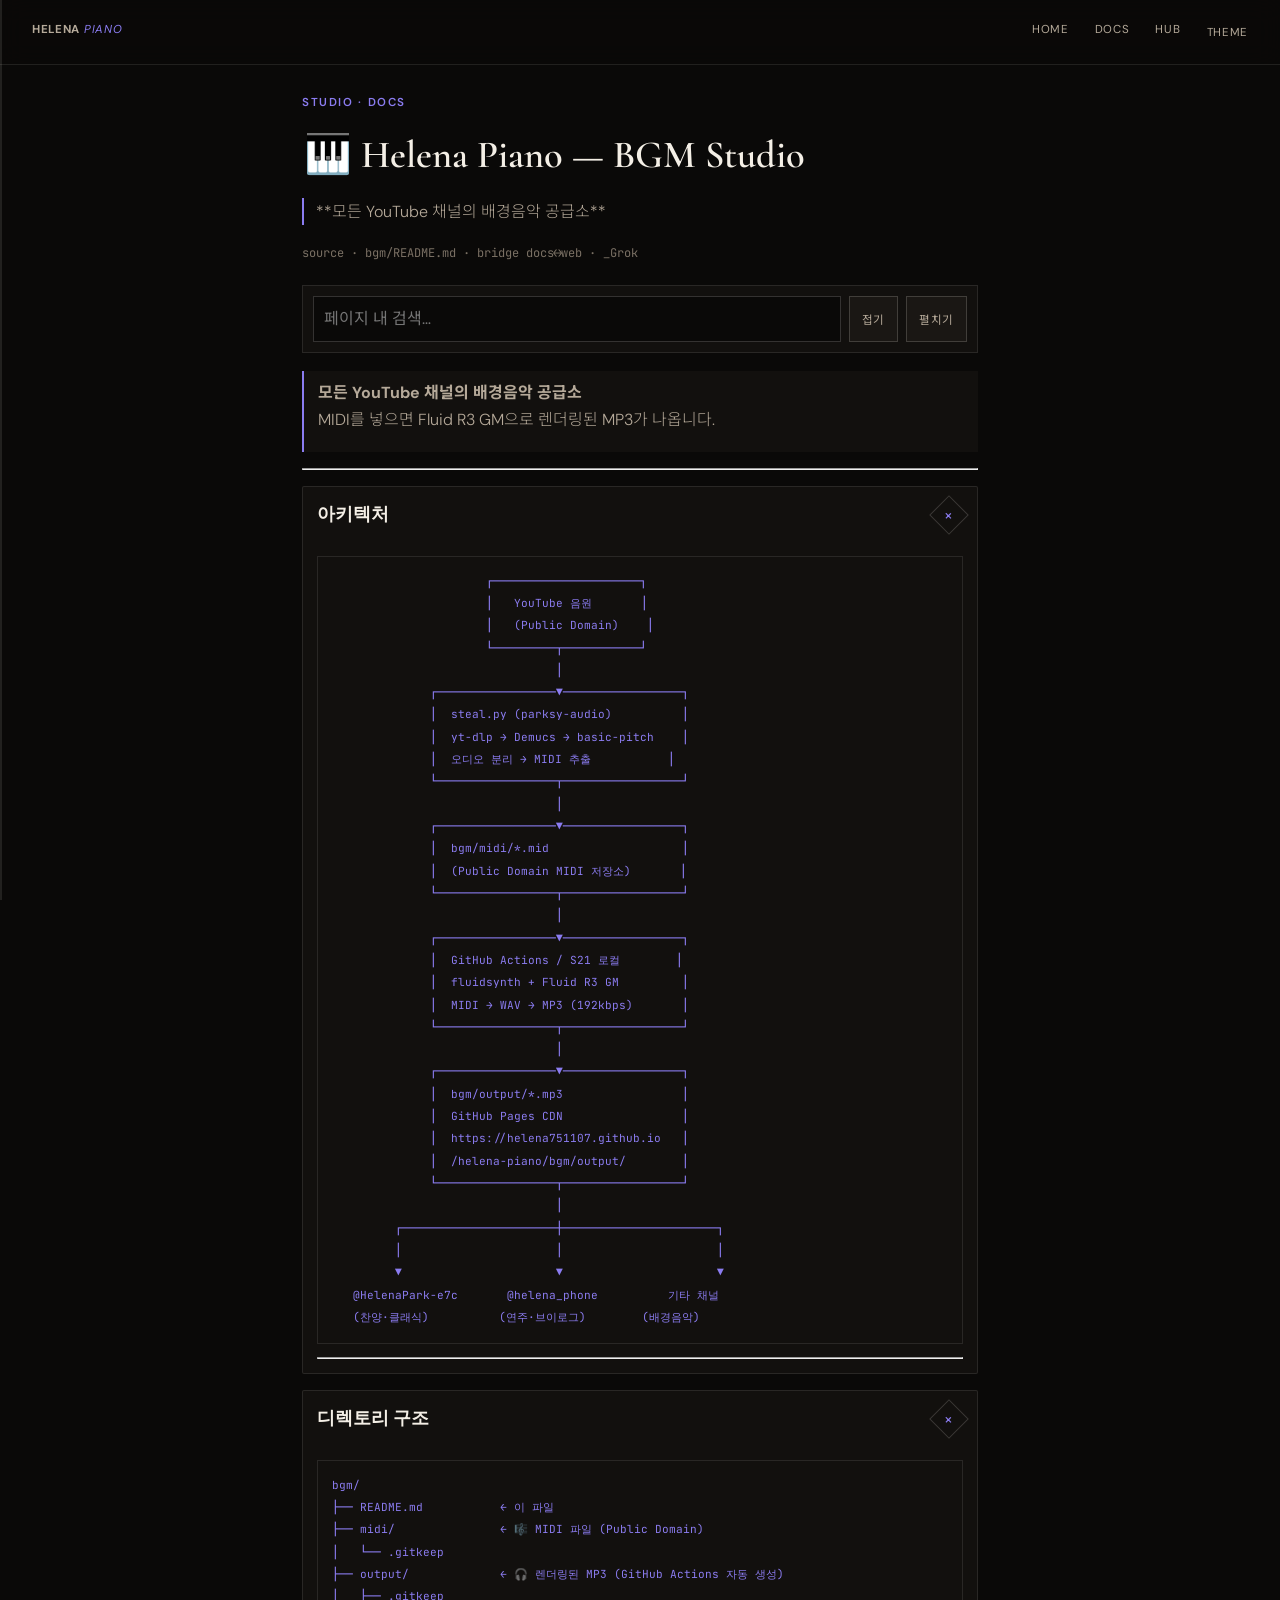
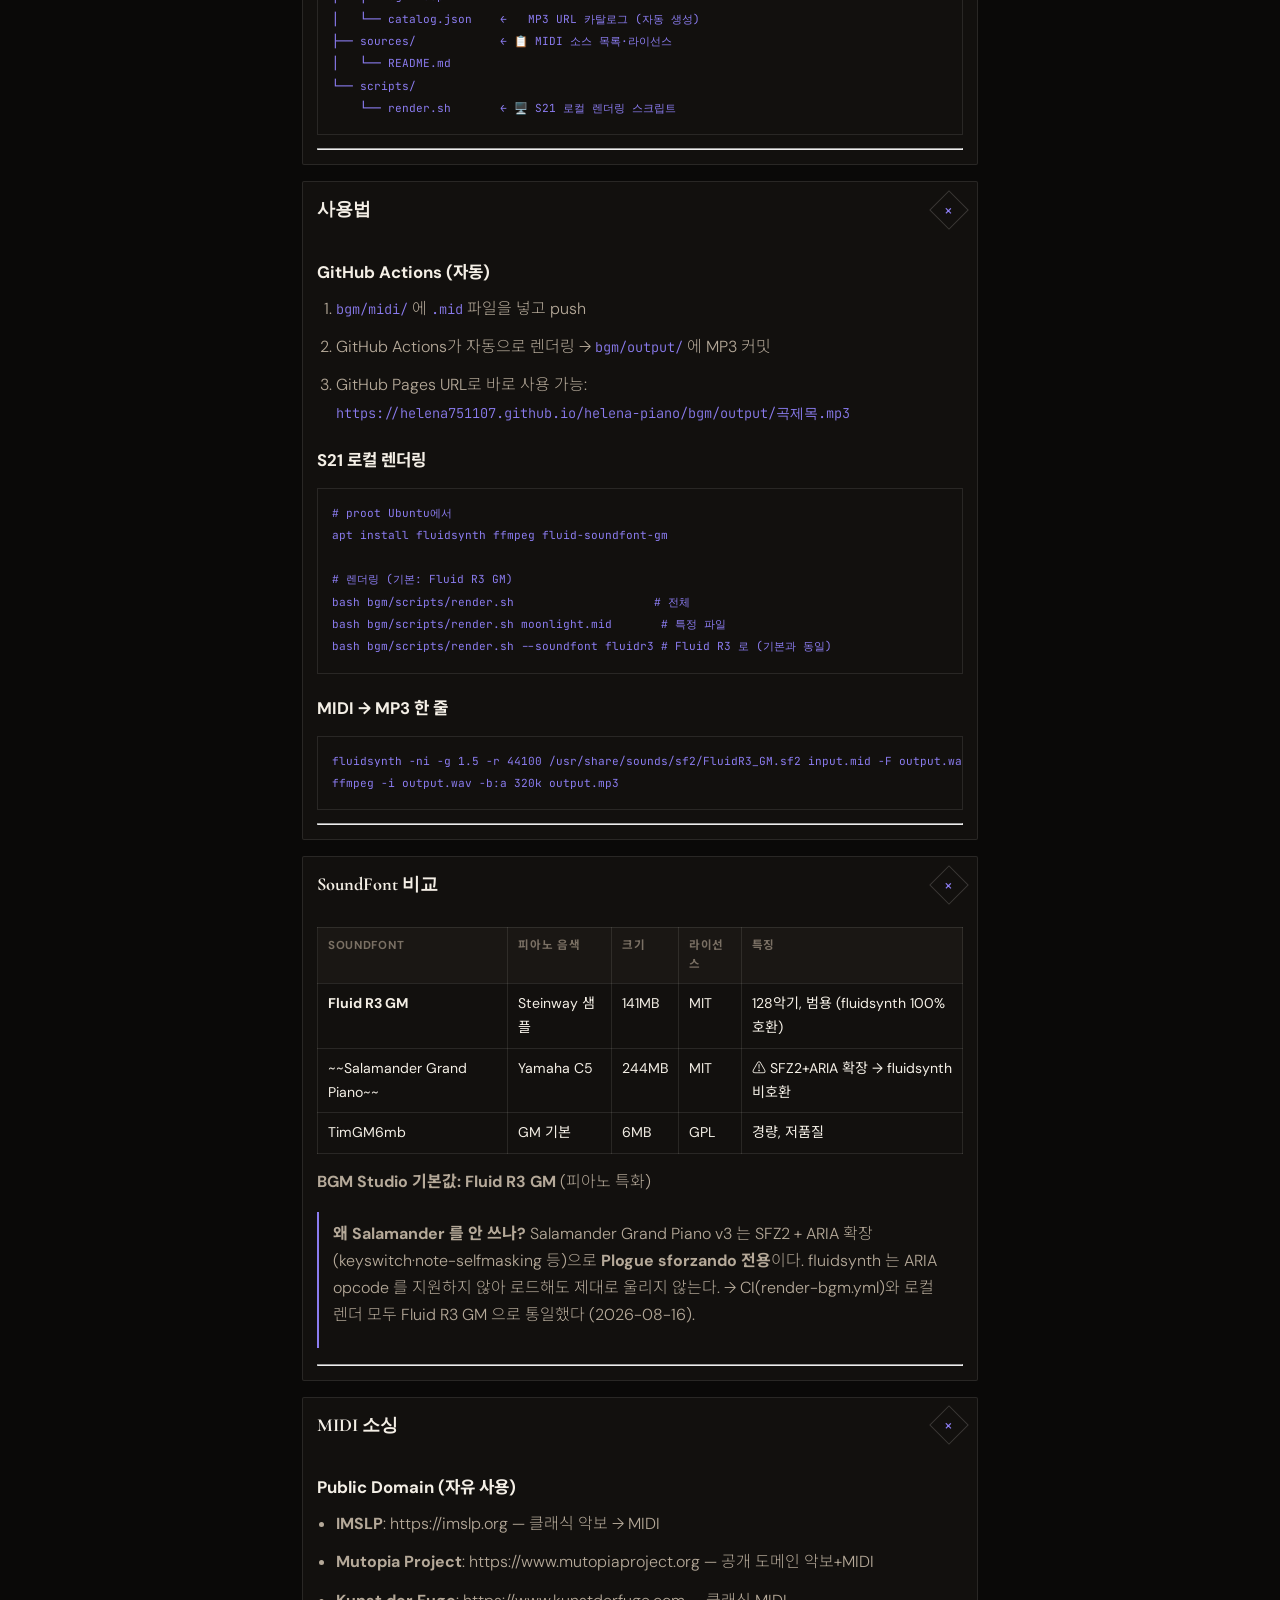
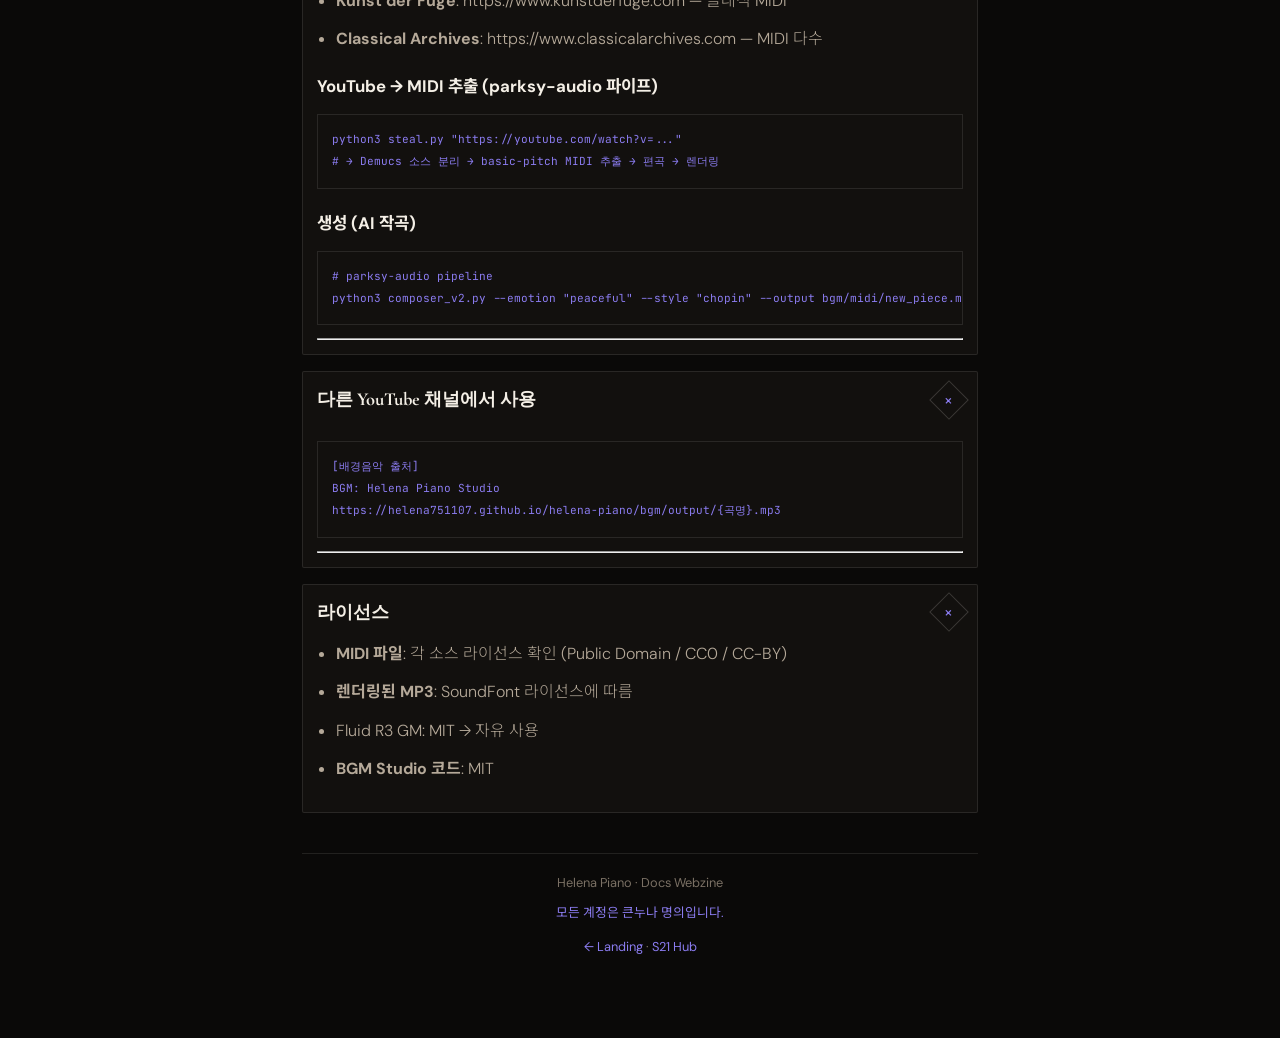
<file: bgm/README.html>
<!DOCTYPE html>
<html lang="ko" data-theme="dark">
<head>
<meta charset="UTF-8">
<meta name="viewport" content="width=device-width, initial-scale=1.0">
<meta name="description" content="**모든 YouTube 채널의 배경음악 공급소**">
<meta name="theme-color" content="#0a0908">
<title>🎹 Helena Piano — BGM Studio — Helena Piano</title>
<link rel="canonical" href="https://helena751107.github.io/helena-piano/bgm/README.html">
<script type="application/ld+json">
{
  "@context": "https://schema.org",
  "@graph": [
    {
      "@type": "Person",
      "@id": "https://github.com/helena751107#person",
      "name": "Helena Park",
      "url": "https://github.com/helena751107",
      "description": "Made in Korea — not a developer. One Galaxy S21, built by voice, for a sister.",
      "sameAs": [
        "https://github.com/helena751107",
        "https://helena751107.github.io/helena_phone/",
        "https://www.youtube.com/@helena_phone",
        "https://www.youtube.com/@HelenaPark-e7c"
      ]
    },
    {
      "@type": "WebPage",
      "@id": "https://helena751107.github.io/helena-piano/bgm/README.html#webpage",
      "url": "https://helena751107.github.io/helena-piano/bgm/README.html",
      "name": "🎹 Helena Piano — BGM Studio",
      "inLanguage": "ko",
      "publisher": {
        "@id": "https://github.com/helena751107#person"
      },
      "author": {
        "@id": "https://github.com/helena751107#person"
      }
    }
  ]
}
</script>
<link rel="icon" href="../icons/favicon-32.png" type="image/png">
<link rel="manifest" href="../site.webmanifest">
<link rel="preconnect" href="https://fonts.googleapis.com">
<link href="https://fonts.googleapis.com/css2?family=Cormorant+Garamond:ital,wght@0,600;1,400&family=DM+Sans:opsz,wght@9..40,400;9..40,600&family=JetBrains+Mono:wght@400&family=Noto+Sans+KR:wght@400;500;700&display=swap" rel="stylesheet">
<link rel="stylesheet" href="https://helena751107.github.io/helena_phone/assets/webzine.css">
<style>
:root {
  --ink:#f4efe6; --ink-dim:#b5a999; --ink-mute:#7a7064;
  --paper:#0a0908; --paper-2:#12100e; --paper-3:#1a1714;
  --rule:rgba(244,239,230,.1); --rule2:rgba(244,239,230,.18);
  --accent:#8b7cf0; --gold:#d4a84b;
  --serif:'Cormorant Garamond',serif; --sans:'DM Sans','Noto Sans KR',system-ui,sans-serif;
  --mono:'JetBrains Mono',monospace;
  --gutter:max(22px, calc(env(safe-area-inset-left,0px) + 16px));
  --gutter-r:max(22px, calc(env(safe-area-inset-right,0px) + 16px));
}
[data-theme="light"] {
  --ink:#1a1510; --ink-dim:#5c5348; --ink-mute:#8a8074;
  --paper:#f7f1e6; --paper-2:#efe8db; --paper-3:#fffdf8;
  --rule:rgba(26,21,16,.1); --rule2:rgba(26,21,16,.18);
}
*{box-sizing:border-box;margin:0;padding:0}
html{scroll-behavior:smooth}
body{font-family:var(--sans);background:var(--paper);color:var(--ink);line-height:1.7;min-height:100vh}
a{color:var(--accent);text-decoration:none}
a:hover{filter:brightness(1.15)}
.spine{position:fixed;left:0;top:0;bottom:0;width:2px;background:var(--rule);z-index:50}
.spine-fill{width:100%;height:0;background:var(--accent)}
.mast{position:sticky;top:0;z-index:40;display:flex;justify-content:space-between;align-items:center;gap:12px;
  padding:12px var(--gutter-r) 12px var(--gutter);padding-top:max(12px,env(safe-area-inset-top));
  background:color-mix(in srgb,var(--paper) 90%,transparent);backdrop-filter:blur(12px);border-bottom:1px solid var(--rule)}
.brand{font-family:var(--serif);font-weight:700;letter-spacing:.06em;text-transform:uppercase;font-size:1rem;color:var(--ink)}
.brand em{font-style:italic;color:var(--accent);font-weight:400}
.mast nav{display:flex;flex-wrap:wrap;gap:6px}
.mast a,.mast button{font-size:.72rem;letter-spacing:.06em;text-transform:uppercase;color:var(--ink-dim);
  min-height:40px;padding:8px 10px;background:none;border:none;cursor:pointer;font-family:inherit}
.wrap{max-width:720px;margin:0 auto;padding:28px var(--gutter-r) 80px var(--gutter)}
.kicker{font-size:.72rem;letter-spacing:.14em;text-transform:uppercase;color:var(--accent);font-weight:600;margin-bottom:10px}
h1{font-family:var(--serif);font-size:clamp(1.7rem,6vw,2.4rem);font-weight:600;margin-bottom:10px;padding-inline:2px}
.deck{color:var(--ink-dim);font-weight:300;border-left:2px solid var(--accent);padding-left:12px;margin-bottom:18px}
.meta{font-size:.75rem;color:var(--ink-mute);margin-bottom:22px;font-family:var(--mono)}
.prose h2{font-family:var(--serif);font-size:1.35rem;margin:1.6em 0 .6em;color:var(--ink)}
.prose h3{font-size:1.05rem;margin:1.2em 0 .5em}
.prose p,.prose li{color:var(--ink-dim);font-weight:300;margin-bottom:.7em}
.prose ul,.prose ol{margin:0 0 1em 1.2em}
.prose code{font-family:var(--mono);font-size:.85em;color:var(--accent)}
.prose pre{background:var(--paper-2);border:1px solid var(--rule);padding:14px;overflow-x:auto;margin:1em 0;font-size:.82rem}
.prose table{width:100%;border-collapse:collapse;font-size:.88rem;margin:1em 0}
.prose th,.prose td{border:1px solid var(--rule);padding:8px 10px;text-align:left;vertical-align:top}
.prose th{background:var(--paper-3);color:var(--ink-mute);font-size:.72rem;letter-spacing:.06em;text-transform:uppercase}
.prose blockquote{border-left:2px solid var(--accent);padding:8px 14px;color:var(--ink-dim);margin:1em 0;background:var(--paper-2)}
.appbar{display:flex;flex-wrap:wrap;gap:8px;margin-bottom:18px;padding:10px;background:var(--paper-2);border:1px solid var(--rule);position:sticky;top:56px;z-index:30}
.appbar input{flex:1 1 140px;min-height:40px;padding:8px 10px;border:1px solid var(--rule2);background:var(--paper);color:var(--ink);font:inherit}
.appbar button{min-height:40px;padding:8px 12px;border:1px solid var(--rule2);background:var(--paper-3);color:var(--ink-dim);font-size:.72rem;text-transform:uppercase;letter-spacing:.06em;cursor:pointer;font-family:inherit}
.foot{margin-top:40px;padding-top:18px;border-top:1px solid var(--rule);text-align:center;color:var(--ink-mute);font-size:.8rem}
.foot .a{color:var(--accent);margin-top:8px}
.sec{border:1px solid var(--rule);background:var(--paper-2);margin:1em 0;border-radius:2px;overflow:hidden}
.sec > .sec-h{width:100%;display:flex;justify-content:space-between;align-items:center;gap:10px;padding:12px 14px;background:none;border:none;color:inherit;font:inherit;cursor:pointer;text-align:left;min-height:48px}
.sec > .sec-h h2{margin:0;font-size:1.15rem;font-family:var(--serif)}
.sec .ico{width:28px;height:28px;border:1px solid var(--rule2);display:grid;place-items:center;color:var(--accent)}
.sec.open .ico{transform:rotate(45deg)}
.sec .sec-b{display:grid;grid-template-rows:0fr;transition:grid-template-rows .3s}
.sec.open .sec-b{grid-template-rows:1fr}
.sec .sec-i{overflow:hidden;min-height:0;opacity:0;padding:0 14px;transition:opacity .25s}
.sec.open .sec-i{opacity:1;padding:0 14px 14px}
mark.hit{background:color-mix(in srgb,var(--accent) 35%,transparent)}
</style>
</head>
<body>
<div class="spine" aria-hidden="true"><div class="spine-fill" id="spineFill"></div></div>
<header class="mast">
  <a class="brand" href="../">Helena <em>Piano</em></a>
  <nav>
    <a href="../">Home</a>
    <a href="../docs/">Docs</a>
    <a href="https://helena751107.github.io/helena_phone/">Hub</a>
    <button type="button" id="themeBtn">Theme</button>
  </nav>
</header>
<main class="wrap">
  <div class="kicker">Studio · Docs</div>
  <h1>🎹 Helena Piano — BGM Studio</h1>
  <p class="deck">**모든 YouTube 채널의 배경음악 공급소**</p>
  <div class="meta">source · bgm/README.md · bridge docs↔web · _Grok</div>
  <div class="appbar">
    <input type="search" id="q" placeholder="페이지 내 검색…" autocomplete="off">
    <button type="button" id="fold">접기</button>
    <button type="button" id="expand">펼치기</button>
  </div>
  <article class="prose" id="prose"><blockquote>
<p><strong>모든 YouTube 채널의 배경음악 공급소</strong><br>
MIDI를 넣으면 Fluid R3 GM으로 렌더링된 MP3가 나옵니다.</p>
</blockquote>
<hr>
<h2 id="_1">아키텍처</h2>
<pre><code>                      ┌─────────────────────┐
                      │   YouTube 음원       │
                      │   (Public Domain)    │
                      └─────────┬───────────┘
                                │
              ┌─────────────────▼─────────────────┐
              │  steal.py (parksy-audio)          │
              │  yt-dlp → Demucs → basic-pitch    │
              │  오디오 분리 → MIDI 추출           │
              └─────────────────┬─────────────────┘
                                │
              ┌─────────────────▼─────────────────┐
              │  bgm/midi/*.mid                   │
              │  (Public Domain MIDI 저장소)       │
              └─────────────────┬─────────────────┘
                                │
              ┌─────────────────▼─────────────────┐
              │  GitHub Actions / S21 로컬        │
              │  fluidsynth + Fluid R3 GM         │
              │  MIDI → WAV → MP3 (192kbps)       │
              └─────────────────┬─────────────────┘
                                │
              ┌─────────────────▼─────────────────┐
              │  bgm/output/*.mp3                 │
              │  GitHub Pages CDN                 │
              │  https://helena751107.github.io   │
              │  /helena-piano/bgm/output/        │
              └─────────────────┬─────────────────┘
                                │
         ┌──────────────────────┼──────────────────────┐
         │                      │                      │
         ▼                      ▼                      ▼
   @HelenaPark-e7c       @helena_phone          기타 채널
   (찬양·클래식)          (연주·브이로그)        (배경음악)
</code></pre>
<hr>
<h2 id="_2">디렉토리 구조</h2>
<pre><code>bgm/
├── README.md           ← 이 파일
├── midi/               ← 🎼 MIDI 파일 (Public Domain)
│   └── .gitkeep
├── output/             ← 🎧 렌더링된 MP3 (GitHub Actions 자동 생성)
│   ├── .gitkeep
│   └── catalog.json    ←   MP3 URL 카탈로그 (자동 생성)
├── sources/            ← 📋 MIDI 소스 목록·라이선스
│   └── README.md
└── scripts/
    └── render.sh       ← 🖥️ S21 로컬 렌더링 스크립트
</code></pre>
<hr>
<h2 id="_3">사용법</h2>
<h3 id="github-actions">GitHub Actions (자동)</h3>
<ol>
<li><code>bgm/midi/</code> 에 <code>.mid</code> 파일을 넣고 push</li>
<li>GitHub Actions가 자동으로 렌더링 → <code>bgm/output/</code> 에 MP3 커밋</li>
<li>GitHub Pages URL로 바로 사용 가능:<br>
<code>https://helena751107.github.io/helena-piano/bgm/output/곡제목.mp3</code></li>
</ol>
<h3 id="s21">S21 로컬 렌더링</h3>
<pre><code class="language-bash"># proot Ubuntu에서
apt install fluidsynth ffmpeg fluid-soundfont-gm

# 렌더링 (기본: Fluid R3 GM)
bash bgm/scripts/render.sh                    # 전체
bash bgm/scripts/render.sh moonlight.mid       # 특정 파일
bash bgm/scripts/render.sh --soundfont fluidr3 # Fluid R3 로 (기본과 동일)
</code></pre>
<h3 id="midi-mp3">MIDI → MP3 한 줄</h3>
<pre><code class="language-bash">fluidsynth -ni -g 1.5 -r 44100 /usr/share/sounds/sf2/FluidR3_GM.sf2 input.mid -F output.wav
ffmpeg -i output.wav -b:a 320k output.mp3
</code></pre>
<hr>
<h2 id="soundfont">SoundFont 비교</h2>
<table>
<thead>
<tr>
<th>SoundFont</th>
<th>피아노 음색</th>
<th>크기</th>
<th>라이선스</th>
<th>특징</th>
</tr>
</thead>
<tbody>
<tr>
<td><strong>Fluid R3 GM</strong></td>
<td>Steinway 샘플</td>
<td>141MB</td>
<td>MIT</td>
<td>128악기, 범용 (fluidsynth 100% 호환)</td>
</tr>
<tr>
<td>~~Salamander Grand Piano~~</td>
<td>Yamaha C5</td>
<td>244MB</td>
<td>MIT</td>
<td>⚠️ SFZ2+ARIA 확장 → fluidsynth 비호환</td>
</tr>
<tr>
<td>TimGM6mb</td>
<td>GM 기본</td>
<td>6MB</td>
<td>GPL</td>
<td>경량, 저품질</td>
</tr>
</tbody>
</table>
<p><strong>BGM Studio 기본값: Fluid R3 GM</strong> (피아노 특화)</p>
<blockquote>
<p><strong>왜 Salamander 를 안 쓰나?</strong> Salamander Grand Piano v3 는 SFZ2 + ARIA 확장<br>
(keyswitch·note-selfmasking 등)으로 <strong>Plogue sforzando 전용</strong>이다. fluidsynth 는 ARIA<br>
opcode 를 지원하지 않아 로드해도 제대로 울리지 않는다. → CI(render-bgm.yml)와 로컬<br>
렌더 모두 Fluid R3 GM 으로 통일했다 (2026-08-16).</p>
</blockquote>
<hr>
<h2 id="midi">MIDI 소싱</h2>
<h3 id="public-domain">Public Domain (자유 사용)</h3>
<ul>
<li><strong>IMSLP</strong>: https://imslp.org — 클래식 악보 → MIDI</li>
<li><strong>Mutopia Project</strong>: https://www.mutopiaproject.org — 공개 도메인 악보+MIDI</li>
<li><strong>Kunst der Fuge</strong>: https://www.kunstderfuge.com — 클래식 MIDI</li>
<li><strong>Classical Archives</strong>: https://www.classicalarchives.com — MIDI 다수</li>
</ul>
<h3 id="youtube-midi-parksy-audio">YouTube → MIDI 추출 (parksy-audio 파이프)</h3>
<pre><code class="language-bash">python3 steal.py &quot;https://youtube.com/watch?v=...&quot;
# → Demucs 소스 분리 → basic-pitch MIDI 추출 → 편곡 → 렌더링
</code></pre>
<h3 id="ai">생성 (AI 작곡)</h3>
<pre><code class="language-bash"># parksy-audio pipeline
python3 composer_v2.py --emotion &quot;peaceful&quot; --style &quot;chopin&quot; --output bgm/midi/new_piece.mid
</code></pre>
<hr>
<h2 id="youtube">다른 YouTube 채널에서 사용</h2>
<pre><code class="language-markdown">[배경음악 출처]
BGM: Helena Piano Studio
https://helena751107.github.io/helena-piano/bgm/output/{곡명}.mp3
</code></pre>
<hr>
<h2 id="_4">라이선스</h2>
<ul>
<li><strong>MIDI 파일</strong>: 각 소스 라이선스 확인 (Public Domain / CC0 / CC-BY)</li>
<li><strong>렌더링된 MP3</strong>: SoundFont 라이선스에 따름</li>
<li>Fluid R3 GM: MIT → 자유 사용</li>
<li><strong>BGM Studio 코드</strong>: MIT</li>
</ul></article>
  <footer class="foot">
    <div>Helena Piano · Docs Webzine</div>
    <div class="a">모든 계정은 큰누나 명의입니다.</div>
    <p style="margin-top:12px"><a href="../">← Landing</a> · <a href="https://helena751107.github.io/helena_phone/">S21 Hub</a></p>
  </footer>
</main>
<script>
(() => {
  const root = document.documentElement;
  const saved = localStorage.getItem('helena-doc-theme');
  if (saved) root.setAttribute('data-theme', saved);
  document.getElementById('themeBtn')?.addEventListener('click', () => {
    const n = root.getAttribute('data-theme') === 'dark' ? 'light' : 'dark';
    root.setAttribute('data-theme', n);
    localStorage.setItem('helena-doc-theme', n);
  });
  const spine = document.getElementById('spineFill');
  addEventListener('scroll', () => {
    const max = document.documentElement.scrollHeight - innerHeight;
    if (spine) spine.style.height = (max > 0 ? (scrollY / max) * 100 : 0) + '%';
  }, { passive: true });
  const prose = document.getElementById('prose');
  if (prose) {
    [...prose.querySelectorAll(':scope > h2')].forEach((h2) => {
      const sec = document.createElement('div');
      sec.className = 'sec open';
      const btn = document.createElement('button');
      btn.type = 'button'; btn.className = 'sec-h';
      const tw = document.createElement('div'); tw.appendChild(h2.cloneNode(true));
      const ico = document.createElement('span'); ico.className = 'ico'; ico.textContent = '+';
      btn.appendChild(tw); btn.appendChild(ico);
      const body = document.createElement('div'); body.className = 'sec-b';
      const inner = document.createElement('div'); inner.className = 'sec-i';
      let n = h2.nextSibling; const move = [];
      while (n && !(n.nodeType === 1 && n.tagName === 'H2')) { move.push(n); n = n.nextSibling; }
      move.forEach(x => inner.appendChild(x));
      body.appendChild(inner); sec.appendChild(btn); sec.appendChild(body);
      h2.replaceWith(sec);
      btn.addEventListener('click', () => {
        const on = !sec.classList.contains('open');
        sec.classList.toggle('open', on);
      });
    });
    const setAll = (open) => prose.querySelectorAll('.sec').forEach(s => s.classList.toggle('open', open));
    document.getElementById('fold')?.addEventListener('click', () => setAll(false));
    document.getElementById('expand')?.addEventListener('click', () => setAll(true));
    document.getElementById('q')?.addEventListener('input', (e) => {
      const q = e.target.value.trim().toLowerCase();
      prose.querySelectorAll('.sec').forEach(sec => {
        const hit = !q || sec.innerText.toLowerCase().includes(q);
        sec.style.display = hit ? '' : 'none';
        if (hit && q) sec.classList.add('open');
      });
    });
  }
})();
</script>
</body>
</html>
</file>
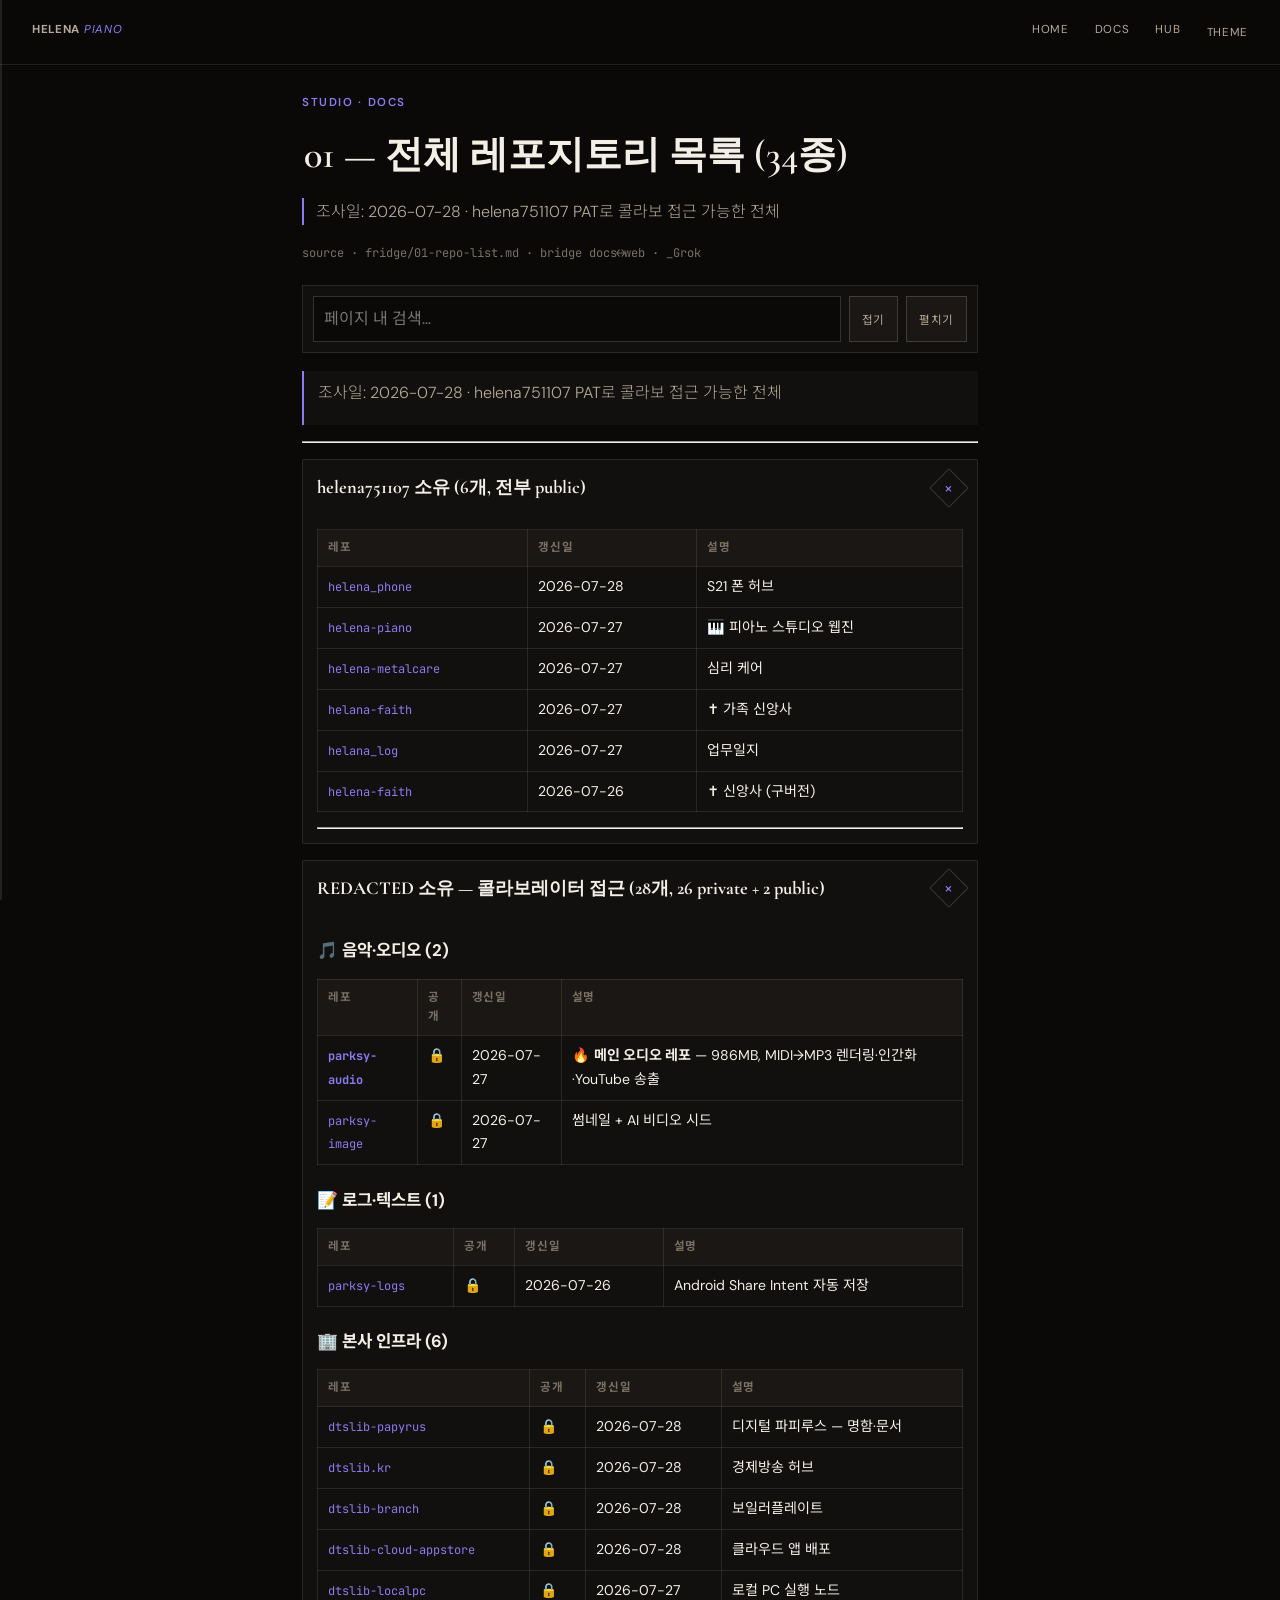
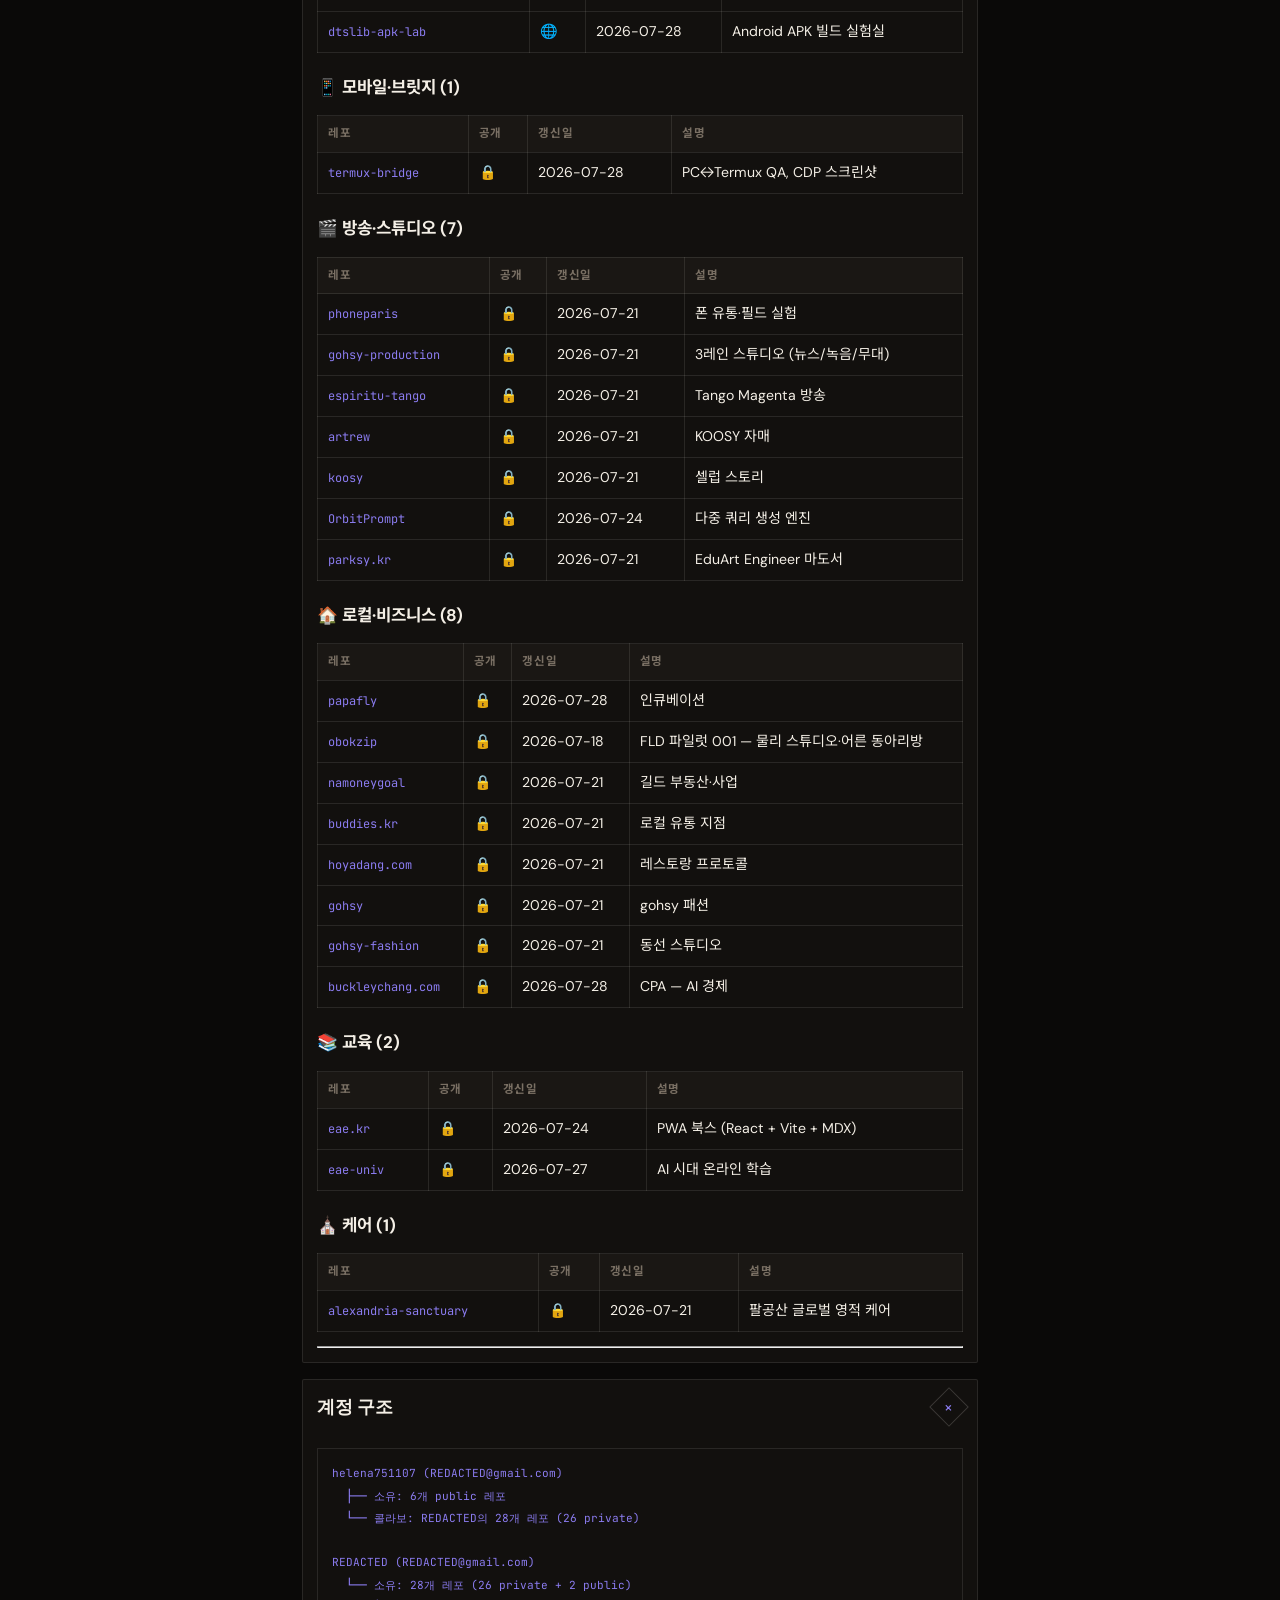
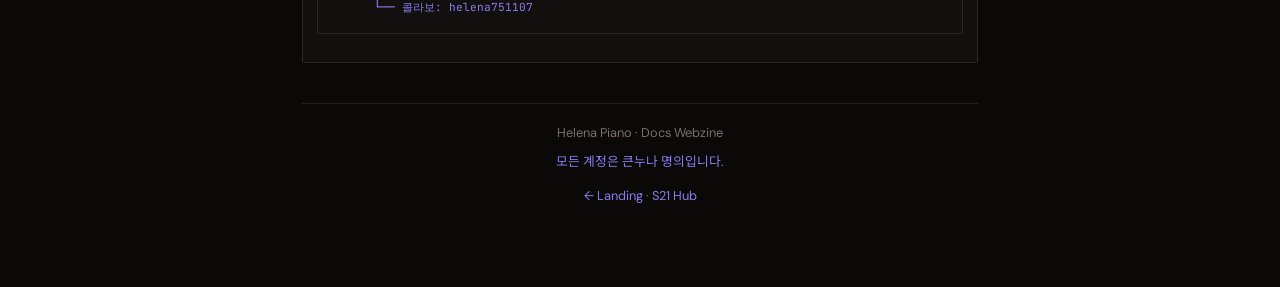
<file: fridge/01-repo-list.html>
<!DOCTYPE html>
<html lang="ko" data-theme="dark">
<head>
<meta charset="UTF-8">
<meta name="viewport" content="width=device-width, initial-scale=1.0">
<meta name="description" content="조사일: 2026-07-28 · helena751107 PAT로 콜라보 접근 가능한 전체">
<meta name="theme-color" content="#0a0908">
<title>01 — 전체 레포지토리 목록 (34종) — Helena Piano</title>
<link rel="canonical" href="https://helena751107.github.io/helena-piano/fridge/01-repo-list.html">
<script type="application/ld+json">
{
  "@context": "https://schema.org",
  "@graph": [
    {
      "@type": "Person",
      "@id": "https://github.com/helena751107#person",
      "name": "Helena Park",
      "url": "https://github.com/helena751107",
      "description": "Made in Korea — not a developer. One Galaxy S21, built by voice, for a sister.",
      "sameAs": [
        "https://github.com/helena751107",
        "https://helena751107.github.io/helena_phone/",
        "https://www.youtube.com/@helena_phone",
        "https://www.youtube.com/@HelenaPark-e7c"
      ]
    },
    {
      "@type": "WebPage",
      "@id": "https://helena751107.github.io/helena-piano/fridge/01-repo-list.html#webpage",
      "url": "https://helena751107.github.io/helena-piano/fridge/01-repo-list.html",
      "name": "01 — 전체 레포지토리 목록 (34종)",
      "inLanguage": "ko",
      "publisher": {
        "@id": "https://github.com/helena751107#person"
      },
      "author": {
        "@id": "https://github.com/helena751107#person"
      }
    }
  ]
}
</script>
<link rel="icon" href="../icons/favicon-32.png" type="image/png">
<link rel="manifest" href="../site.webmanifest">
<link rel="preconnect" href="https://fonts.googleapis.com">
<link href="https://fonts.googleapis.com/css2?family=Cormorant+Garamond:ital,wght@0,600;1,400&family=DM+Sans:opsz,wght@9..40,400;9..40,600&family=JetBrains+Mono:wght@400&family=Noto+Sans+KR:wght@400;500;700&display=swap" rel="stylesheet">
<link rel="stylesheet" href="https://helena751107.github.io/helena_phone/assets/webzine.css">
<style>
:root {
  --ink:#f4efe6; --ink-dim:#b5a999; --ink-mute:#7a7064;
  --paper:#0a0908; --paper-2:#12100e; --paper-3:#1a1714;
  --rule:rgba(244,239,230,.1); --rule2:rgba(244,239,230,.18);
  --accent:#8b7cf0; --gold:#d4a84b;
  --serif:'Cormorant Garamond',serif; --sans:'DM Sans','Noto Sans KR',system-ui,sans-serif;
  --mono:'JetBrains Mono',monospace;
  --gutter:max(22px, calc(env(safe-area-inset-left,0px) + 16px));
  --gutter-r:max(22px, calc(env(safe-area-inset-right,0px) + 16px));
}
[data-theme="light"] {
  --ink:#1a1510; --ink-dim:#5c5348; --ink-mute:#8a8074;
  --paper:#f7f1e6; --paper-2:#efe8db; --paper-3:#fffdf8;
  --rule:rgba(26,21,16,.1); --rule2:rgba(26,21,16,.18);
}
*{box-sizing:border-box;margin:0;padding:0}
html{scroll-behavior:smooth}
body{font-family:var(--sans);background:var(--paper);color:var(--ink);line-height:1.7;min-height:100vh}
a{color:var(--accent);text-decoration:none}
a:hover{filter:brightness(1.15)}
.spine{position:fixed;left:0;top:0;bottom:0;width:2px;background:var(--rule);z-index:50}
.spine-fill{width:100%;height:0;background:var(--accent)}
.mast{position:sticky;top:0;z-index:40;display:flex;justify-content:space-between;align-items:center;gap:12px;
  padding:12px var(--gutter-r) 12px var(--gutter);padding-top:max(12px,env(safe-area-inset-top));
  background:color-mix(in srgb,var(--paper) 90%,transparent);backdrop-filter:blur(12px);border-bottom:1px solid var(--rule)}
.brand{font-family:var(--serif);font-weight:700;letter-spacing:.06em;text-transform:uppercase;font-size:1rem;color:var(--ink)}
.brand em{font-style:italic;color:var(--accent);font-weight:400}
.mast nav{display:flex;flex-wrap:wrap;gap:6px}
.mast a,.mast button{font-size:.72rem;letter-spacing:.06em;text-transform:uppercase;color:var(--ink-dim);
  min-height:40px;padding:8px 10px;background:none;border:none;cursor:pointer;font-family:inherit}
.wrap{max-width:720px;margin:0 auto;padding:28px var(--gutter-r) 80px var(--gutter)}
.kicker{font-size:.72rem;letter-spacing:.14em;text-transform:uppercase;color:var(--accent);font-weight:600;margin-bottom:10px}
h1{font-family:var(--serif);font-size:clamp(1.7rem,6vw,2.4rem);font-weight:600;margin-bottom:10px;padding-inline:2px}
.deck{color:var(--ink-dim);font-weight:300;border-left:2px solid var(--accent);padding-left:12px;margin-bottom:18px}
.meta{font-size:.75rem;color:var(--ink-mute);margin-bottom:22px;font-family:var(--mono)}
.prose h2{font-family:var(--serif);font-size:1.35rem;margin:1.6em 0 .6em;color:var(--ink)}
.prose h3{font-size:1.05rem;margin:1.2em 0 .5em}
.prose p,.prose li{color:var(--ink-dim);font-weight:300;margin-bottom:.7em}
.prose ul,.prose ol{margin:0 0 1em 1.2em}
.prose code{font-family:var(--mono);font-size:.85em;color:var(--accent)}
.prose pre{background:var(--paper-2);border:1px solid var(--rule);padding:14px;overflow-x:auto;margin:1em 0;font-size:.82rem}
.prose table{width:100%;border-collapse:collapse;font-size:.88rem;margin:1em 0}
.prose th,.prose td{border:1px solid var(--rule);padding:8px 10px;text-align:left;vertical-align:top}
.prose th{background:var(--paper-3);color:var(--ink-mute);font-size:.72rem;letter-spacing:.06em;text-transform:uppercase}
.prose blockquote{border-left:2px solid var(--accent);padding:8px 14px;color:var(--ink-dim);margin:1em 0;background:var(--paper-2)}
.appbar{display:flex;flex-wrap:wrap;gap:8px;margin-bottom:18px;padding:10px;background:var(--paper-2);border:1px solid var(--rule);position:sticky;top:56px;z-index:30}
.appbar input{flex:1 1 140px;min-height:40px;padding:8px 10px;border:1px solid var(--rule2);background:var(--paper);color:var(--ink);font:inherit}
.appbar button{min-height:40px;padding:8px 12px;border:1px solid var(--rule2);background:var(--paper-3);color:var(--ink-dim);font-size:.72rem;text-transform:uppercase;letter-spacing:.06em;cursor:pointer;font-family:inherit}
.foot{margin-top:40px;padding-top:18px;border-top:1px solid var(--rule);text-align:center;color:var(--ink-mute);font-size:.8rem}
.foot .a{color:var(--accent);margin-top:8px}
.sec{border:1px solid var(--rule);background:var(--paper-2);margin:1em 0;border-radius:2px;overflow:hidden}
.sec > .sec-h{width:100%;display:flex;justify-content:space-between;align-items:center;gap:10px;padding:12px 14px;background:none;border:none;color:inherit;font:inherit;cursor:pointer;text-align:left;min-height:48px}
.sec > .sec-h h2{margin:0;font-size:1.15rem;font-family:var(--serif)}
.sec .ico{width:28px;height:28px;border:1px solid var(--rule2);display:grid;place-items:center;color:var(--accent)}
.sec.open .ico{transform:rotate(45deg)}
.sec .sec-b{display:grid;grid-template-rows:0fr;transition:grid-template-rows .3s}
.sec.open .sec-b{grid-template-rows:1fr}
.sec .sec-i{overflow:hidden;min-height:0;opacity:0;padding:0 14px;transition:opacity .25s}
.sec.open .sec-i{opacity:1;padding:0 14px 14px}
mark.hit{background:color-mix(in srgb,var(--accent) 35%,transparent)}
</style>
</head>
<body>
<div class="spine" aria-hidden="true"><div class="spine-fill" id="spineFill"></div></div>
<header class="mast">
  <a class="brand" href="../">Helena <em>Piano</em></a>
  <nav>
    <a href="../">Home</a>
    <a href="../docs/">Docs</a>
    <a href="https://helena751107.github.io/helena_phone/">Hub</a>
    <button type="button" id="themeBtn">Theme</button>
  </nav>
</header>
<main class="wrap">
  <div class="kicker">Studio · Docs</div>
  <h1>01 — 전체 레포지토리 목록 (34종)</h1>
  <p class="deck">조사일: 2026-07-28 · helena751107 PAT로 콜라보 접근 가능한 전체</p>
  <div class="meta">source · fridge/01-repo-list.md · bridge docs↔web · _Grok</div>
  <div class="appbar">
    <input type="search" id="q" placeholder="페이지 내 검색…" autocomplete="off">
    <button type="button" id="fold">접기</button>
    <button type="button" id="expand">펼치기</button>
  </div>
  <article class="prose" id="prose"><blockquote>
<p>조사일: 2026-07-28 · helena751107 PAT로 콜라보 접근 가능한 전체</p>
</blockquote>
<hr>
<h2 id="helena751107-6-public">helena751107 소유 (6개, 전부 public)</h2>
<table>
<thead>
<tr>
<th>레포</th>
<th>갱신일</th>
<th>설명</th>
</tr>
</thead>
<tbody>
<tr>
<td><code>helena_phone</code></td>
<td>2026-07-28</td>
<td>S21 폰 허브</td>
</tr>
<tr>
<td><code>helena-piano</code></td>
<td>2026-07-27</td>
<td>🎹 피아노 스튜디오 웹진</td>
</tr>
<tr>
<td><code>helena-metalcare</code></td>
<td>2026-07-27</td>
<td>심리 케어</td>
</tr>
<tr>
<td><code>helana-faith</code></td>
<td>2026-07-27</td>
<td>✝️ 가족 신앙사</td>
</tr>
<tr>
<td><code>helana_log</code></td>
<td>2026-07-27</td>
<td>업무일지</td>
</tr>
<tr>
<td><code>helena-faith</code></td>
<td>2026-07-26</td>
<td>✝️ 신앙사 (구버전)</td>
</tr>
</tbody>
</table>
<hr>
<h2 id="redacted-28-26-private-2-public">REDACTED 소유 — 콜라보레이터 접근 (28개, 26 private + 2 public)</h2>
<h3 id="2">🎵 음악·오디오 (2)</h3>
<table>
<thead>
<tr>
<th>레포</th>
<th>공개</th>
<th>갱신일</th>
<th>설명</th>
</tr>
</thead>
<tbody>
<tr>
<td><strong><code>parksy-audio</code></strong></td>
<td>🔒</td>
<td>2026-07-27</td>
<td>🔥 <strong>메인 오디오 레포</strong> — 986MB, MIDI→MP3 렌더링·인간화·YouTube 송출</td>
</tr>
<tr>
<td><code>parksy-image</code></td>
<td>🔒</td>
<td>2026-07-27</td>
<td>썸네일 + AI 비디오 시드</td>
</tr>
</tbody>
</table>
<h3 id="1">📝 로그·텍스트 (1)</h3>
<table>
<thead>
<tr>
<th>레포</th>
<th>공개</th>
<th>갱신일</th>
<th>설명</th>
</tr>
</thead>
<tbody>
<tr>
<td><code>parksy-logs</code></td>
<td>🔒</td>
<td>2026-07-26</td>
<td>Android Share Intent 자동 저장</td>
</tr>
</tbody>
</table>
<h3 id="6">🏢 본사 인프라 (6)</h3>
<table>
<thead>
<tr>
<th>레포</th>
<th>공개</th>
<th>갱신일</th>
<th>설명</th>
</tr>
</thead>
<tbody>
<tr>
<td><code>dtslib-papyrus</code></td>
<td>🔒</td>
<td>2026-07-28</td>
<td>디지털 파피루스 — 명함·문서</td>
</tr>
<tr>
<td><code>dtslib.kr</code></td>
<td>🔒</td>
<td>2026-07-28</td>
<td>경제방송 허브</td>
</tr>
<tr>
<td><code>dtslib-branch</code></td>
<td>🔒</td>
<td>2026-07-28</td>
<td>보일러플레이트</td>
</tr>
<tr>
<td><code>dtslib-cloud-appstore</code></td>
<td>🔒</td>
<td>2026-07-28</td>
<td>클라우드 앱 배포</td>
</tr>
<tr>
<td><code>dtslib-localpc</code></td>
<td>🔒</td>
<td>2026-07-27</td>
<td>로컬 PC 실행 노드</td>
</tr>
<tr>
<td><code>dtslib-apk-lab</code></td>
<td>🌐</td>
<td>2026-07-28</td>
<td>Android APK 빌드 실험실</td>
</tr>
</tbody>
</table>
<h3 id="1_1">📱 모바일·브릿지 (1)</h3>
<table>
<thead>
<tr>
<th>레포</th>
<th>공개</th>
<th>갱신일</th>
<th>설명</th>
</tr>
</thead>
<tbody>
<tr>
<td><code>termux-bridge</code></td>
<td>🔒</td>
<td>2026-07-28</td>
<td>PC↔Termux QA, CDP 스크린샷</td>
</tr>
</tbody>
</table>
<h3 id="7">🎬 방송·스튜디오 (7)</h3>
<table>
<thead>
<tr>
<th>레포</th>
<th>공개</th>
<th>갱신일</th>
<th>설명</th>
</tr>
</thead>
<tbody>
<tr>
<td><code>phoneparis</code></td>
<td>🔒</td>
<td>2026-07-21</td>
<td>폰 유통·필드 실험</td>
</tr>
<tr>
<td><code>gohsy-production</code></td>
<td>🔒</td>
<td>2026-07-21</td>
<td>3레인 스튜디오 (뉴스/녹음/무대)</td>
</tr>
<tr>
<td><code>espiritu-tango</code></td>
<td>🔒</td>
<td>2026-07-21</td>
<td>Tango Magenta 방송</td>
</tr>
<tr>
<td><code>artrew</code></td>
<td>🔒</td>
<td>2026-07-21</td>
<td>KOOSY 자매</td>
</tr>
<tr>
<td><code>koosy</code></td>
<td>🔒</td>
<td>2026-07-21</td>
<td>셀럽 스토리</td>
</tr>
<tr>
<td><code>OrbitPrompt</code></td>
<td>🔒</td>
<td>2026-07-24</td>
<td>다중 쿼리 생성 엔진</td>
</tr>
<tr>
<td><code>parksy.kr</code></td>
<td>🔒</td>
<td>2026-07-21</td>
<td>EduArt Engineer 마도서</td>
</tr>
</tbody>
</table>
<h3 id="8">🏠 로컬·비즈니스 (8)</h3>
<table>
<thead>
<tr>
<th>레포</th>
<th>공개</th>
<th>갱신일</th>
<th>설명</th>
</tr>
</thead>
<tbody>
<tr>
<td><code>papafly</code></td>
<td>🔒</td>
<td>2026-07-28</td>
<td>인큐베이션</td>
</tr>
<tr>
<td><code>obokzip</code></td>
<td>🔒</td>
<td>2026-07-18</td>
<td>FLD 파일럿 001 — 물리 스튜디오·어른 동아리방</td>
</tr>
<tr>
<td><code>namoneygoal</code></td>
<td>🔒</td>
<td>2026-07-21</td>
<td>길드 부동산·사업</td>
</tr>
<tr>
<td><code>buddies.kr</code></td>
<td>🔒</td>
<td>2026-07-21</td>
<td>로컬 유통 지점</td>
</tr>
<tr>
<td><code>hoyadang.com</code></td>
<td>🔒</td>
<td>2026-07-21</td>
<td>레스토랑 프로토콜</td>
</tr>
<tr>
<td><code>gohsy</code></td>
<td>🔒</td>
<td>2026-07-21</td>
<td>gohsy 패션</td>
</tr>
<tr>
<td><code>gohsy-fashion</code></td>
<td>🔒</td>
<td>2026-07-21</td>
<td>동선 스튜디오</td>
</tr>
<tr>
<td><code>buckleychang.com</code></td>
<td>🔒</td>
<td>2026-07-28</td>
<td>CPA — AI 경제</td>
</tr>
</tbody>
</table>
<h3 id="2_1">📚 교육 (2)</h3>
<table>
<thead>
<tr>
<th>레포</th>
<th>공개</th>
<th>갱신일</th>
<th>설명</th>
</tr>
</thead>
<tbody>
<tr>
<td><code>eae.kr</code></td>
<td>🔒</td>
<td>2026-07-24</td>
<td>PWA 북스 (React + Vite + MDX)</td>
</tr>
<tr>
<td><code>eae-univ</code></td>
<td>🔒</td>
<td>2026-07-27</td>
<td>AI 시대 온라인 학습</td>
</tr>
</tbody>
</table>
<h3 id="1_2">⛪ 케어 (1)</h3>
<table>
<thead>
<tr>
<th>레포</th>
<th>공개</th>
<th>갱신일</th>
<th>설명</th>
</tr>
</thead>
<tbody>
<tr>
<td><code>alexandria-sanctuary</code></td>
<td>🔒</td>
<td>2026-07-21</td>
<td>팔공산 글로벌 영적 케어</td>
</tr>
</tbody>
</table>
<hr>
<h2 id="_1">계정 구조</h2>
<pre><code>helena751107 (REDACTED@gmail.com)
  ├── 소유: 6개 public 레포
  └── 콜라보: REDACTED의 28개 레포 (26 private)

REDACTED (REDACTED@gmail.com)
  └── 소유: 28개 레포 (26 private + 2 public)
      └── 콜라보: helena751107
</code></pre></article>
  <footer class="foot">
    <div>Helena Piano · Docs Webzine</div>
    <div class="a">모든 계정은 큰누나 명의입니다.</div>
    <p style="margin-top:12px"><a href="../">← Landing</a> · <a href="https://helena751107.github.io/helena_phone/">S21 Hub</a></p>
  </footer>
</main>
<script>
(() => {
  const root = document.documentElement;
  const saved = localStorage.getItem('helena-doc-theme');
  if (saved) root.setAttribute('data-theme', saved);
  document.getElementById('themeBtn')?.addEventListener('click', () => {
    const n = root.getAttribute('data-theme') === 'dark' ? 'light' : 'dark';
    root.setAttribute('data-theme', n);
    localStorage.setItem('helena-doc-theme', n);
  });
  const spine = document.getElementById('spineFill');
  addEventListener('scroll', () => {
    const max = document.documentElement.scrollHeight - innerHeight;
    if (spine) spine.style.height = (max > 0 ? (scrollY / max) * 100 : 0) + '%';
  }, { passive: true });
  const prose = document.getElementById('prose');
  if (prose) {
    [...prose.querySelectorAll(':scope > h2')].forEach((h2) => {
      const sec = document.createElement('div');
      sec.className = 'sec open';
      const btn = document.createElement('button');
      btn.type = 'button'; btn.className = 'sec-h';
      const tw = document.createElement('div'); tw.appendChild(h2.cloneNode(true));
      const ico = document.createElement('span'); ico.className = 'ico'; ico.textContent = '+';
      btn.appendChild(tw); btn.appendChild(ico);
      const body = document.createElement('div'); body.className = 'sec-b';
      const inner = document.createElement('div'); inner.className = 'sec-i';
      let n = h2.nextSibling; const move = [];
      while (n && !(n.nodeType === 1 && n.tagName === 'H2')) { move.push(n); n = n.nextSibling; }
      move.forEach(x => inner.appendChild(x));
      body.appendChild(inner); sec.appendChild(btn); sec.appendChild(body);
      h2.replaceWith(sec);
      btn.addEventListener('click', () => {
        const on = !sec.classList.contains('open');
        sec.classList.toggle('open', on);
      });
    });
    const setAll = (open) => prose.querySelectorAll('.sec').forEach(s => s.classList.toggle('open', open));
    document.getElementById('fold')?.addEventListener('click', () => setAll(false));
    document.getElementById('expand')?.addEventListener('click', () => setAll(true));
    document.getElementById('q')?.addEventListener('input', (e) => {
      const q = e.target.value.trim().toLowerCase();
      prose.querySelectorAll('.sec').forEach(sec => {
        const hit = !q || sec.innerText.toLowerCase().includes(q);
        sec.style.display = hit ? '' : 'none';
        if (hit && q) sec.classList.add('open');
      });
    });
  }
})();
</script>
</body>
</html>
</file>
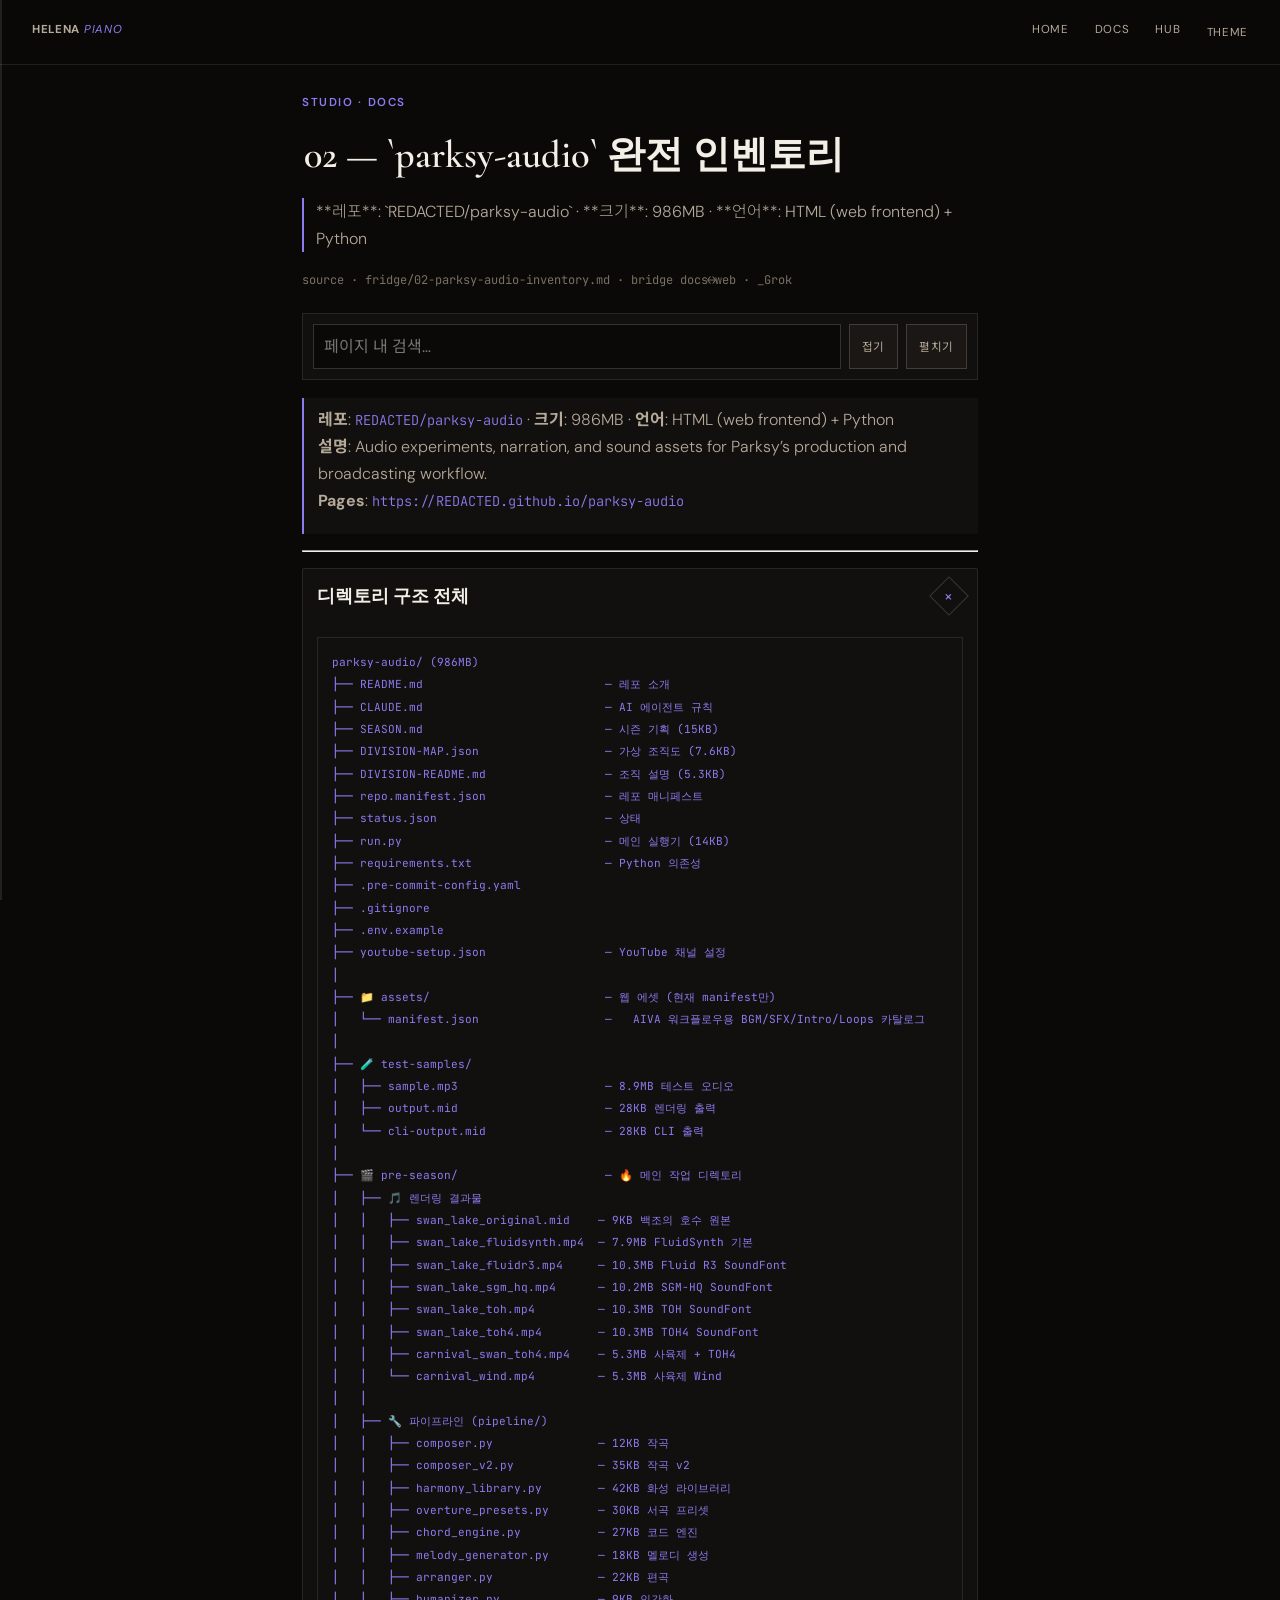
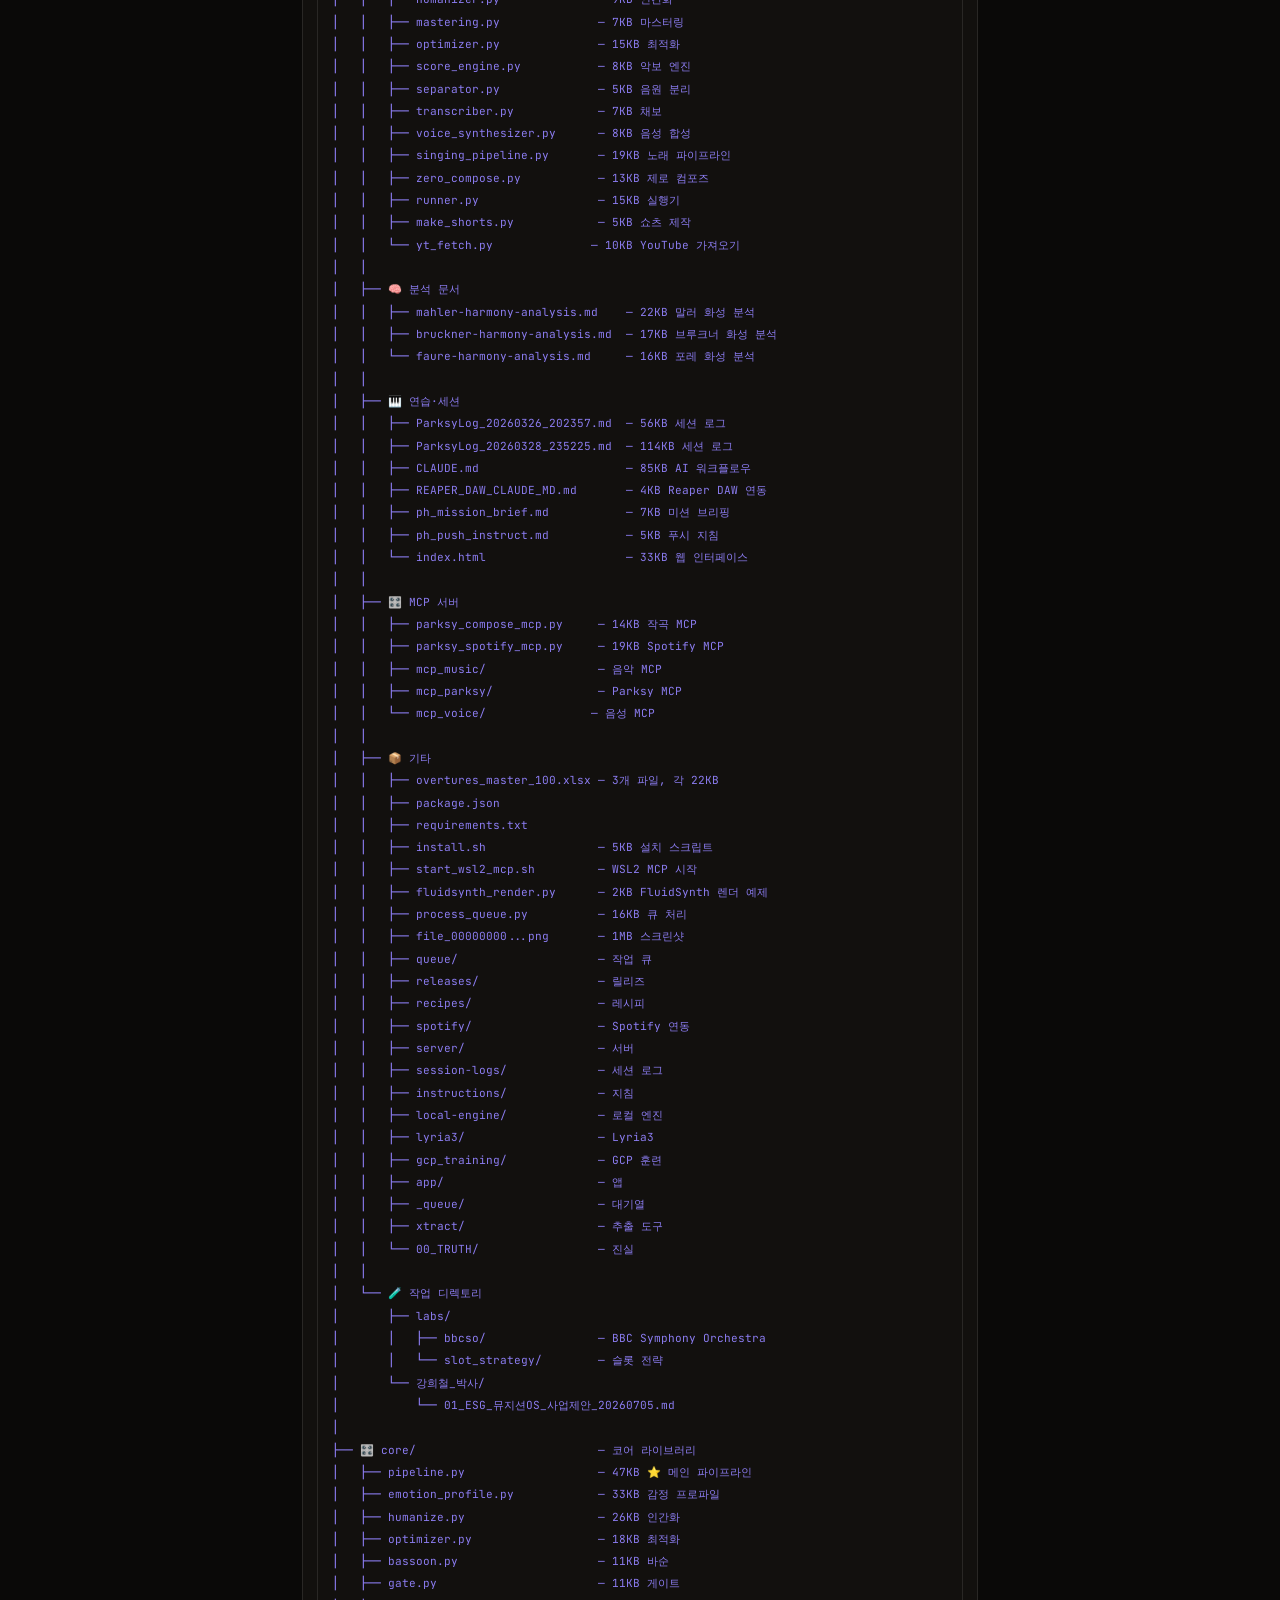
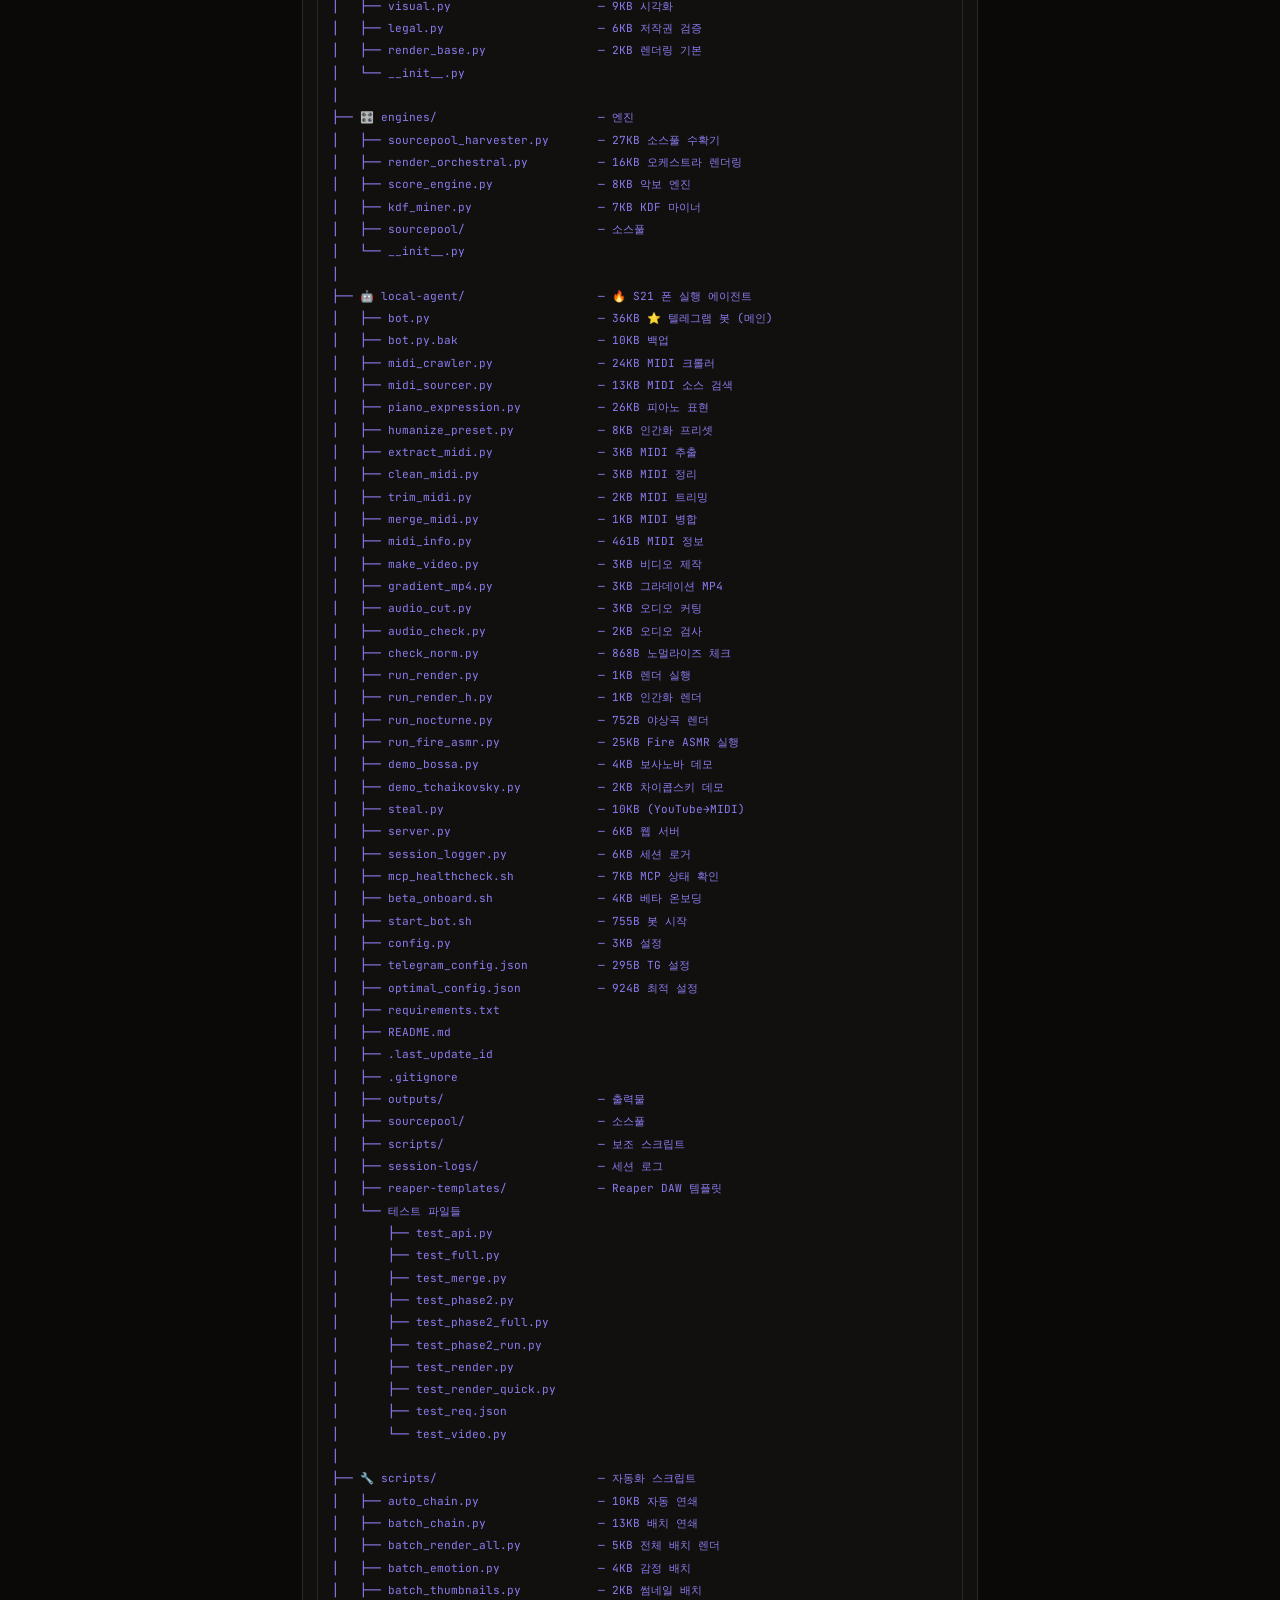
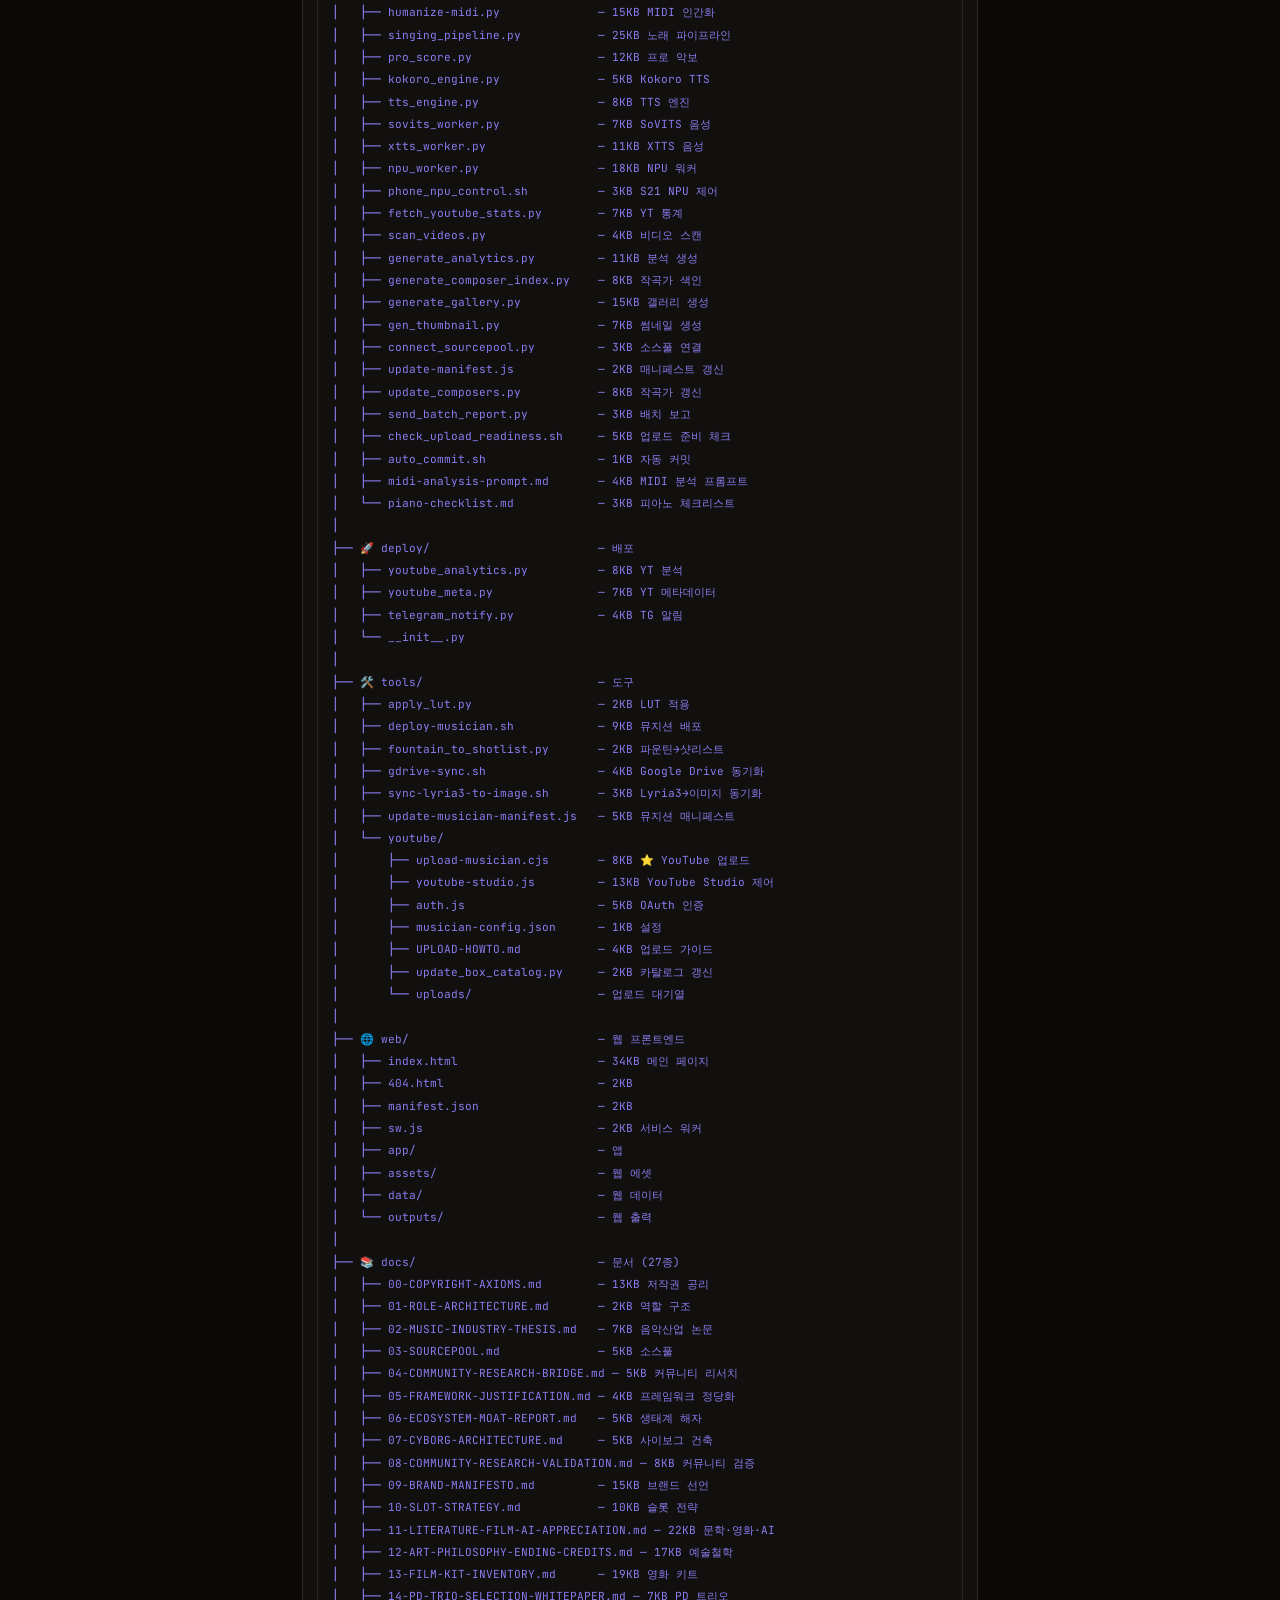
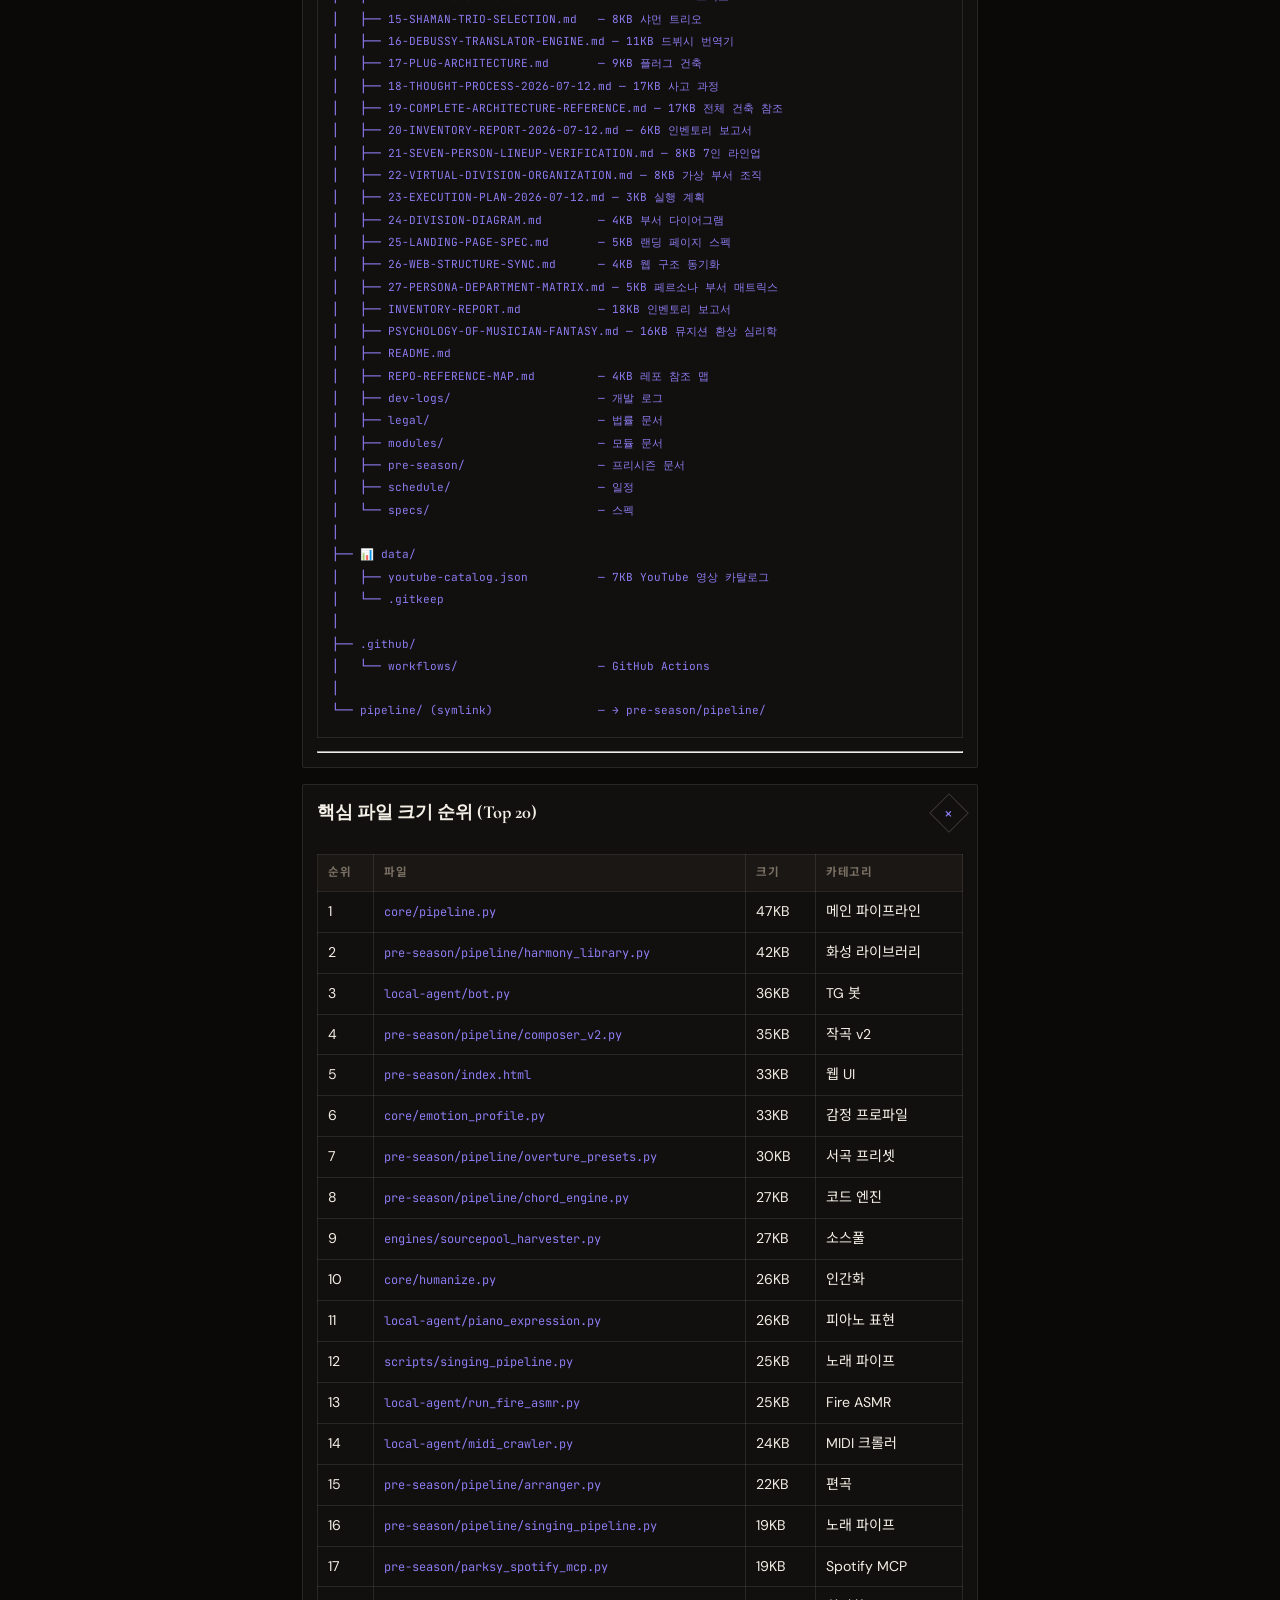
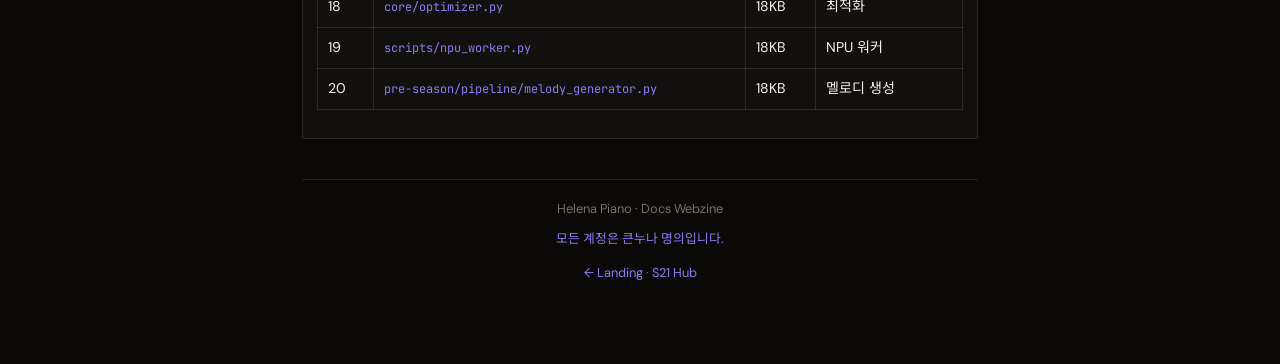
<file: fridge/02-parksy-audio-inventory.html>
<!DOCTYPE html>
<html lang="ko" data-theme="dark">
<head>
<meta charset="UTF-8">
<meta name="viewport" content="width=device-width, initial-scale=1.0">
<meta name="description" content="**레포**: `REDACTED/parksy-audio` · **크기**: 986MB · **언어**: HTML (web frontend) + Python">
<meta name="theme-color" content="#0a0908">
<title>02 — `parksy-audio` 완전 인벤토리 — Helena Piano</title>
<link rel="canonical" href="https://helena751107.github.io/helena-piano/fridge/02-parksy-audio-inventory.html">
<script type="application/ld+json">
{
  "@context": "https://schema.org",
  "@graph": [
    {
      "@type": "Person",
      "@id": "https://github.com/helena751107#person",
      "name": "Helena Park",
      "url": "https://github.com/helena751107",
      "description": "Made in Korea — not a developer. One Galaxy S21, built by voice, for a sister.",
      "sameAs": [
        "https://github.com/helena751107",
        "https://helena751107.github.io/helena_phone/",
        "https://www.youtube.com/@helena_phone",
        "https://www.youtube.com/@HelenaPark-e7c"
      ]
    },
    {
      "@type": "WebPage",
      "@id": "https://helena751107.github.io/helena-piano/fridge/02-parksy-audio-inventory.html#webpage",
      "url": "https://helena751107.github.io/helena-piano/fridge/02-parksy-audio-inventory.html",
      "name": "02 — `parksy-audio` 완전 인벤토리",
      "inLanguage": "ko",
      "publisher": {
        "@id": "https://github.com/helena751107#person"
      },
      "author": {
        "@id": "https://github.com/helena751107#person"
      }
    }
  ]
}
</script>
<link rel="icon" href="../icons/favicon-32.png" type="image/png">
<link rel="manifest" href="../site.webmanifest">
<link rel="preconnect" href="https://fonts.googleapis.com">
<link href="https://fonts.googleapis.com/css2?family=Cormorant+Garamond:ital,wght@0,600;1,400&family=DM+Sans:opsz,wght@9..40,400;9..40,600&family=JetBrains+Mono:wght@400&family=Noto+Sans+KR:wght@400;500;700&display=swap" rel="stylesheet">
<link rel="stylesheet" href="https://helena751107.github.io/helena_phone/assets/webzine.css">
<style>
:root {
  --ink:#f4efe6; --ink-dim:#b5a999; --ink-mute:#7a7064;
  --paper:#0a0908; --paper-2:#12100e; --paper-3:#1a1714;
  --rule:rgba(244,239,230,.1); --rule2:rgba(244,239,230,.18);
  --accent:#8b7cf0; --gold:#d4a84b;
  --serif:'Cormorant Garamond',serif; --sans:'DM Sans','Noto Sans KR',system-ui,sans-serif;
  --mono:'JetBrains Mono',monospace;
  --gutter:max(22px, calc(env(safe-area-inset-left,0px) + 16px));
  --gutter-r:max(22px, calc(env(safe-area-inset-right,0px) + 16px));
}
[data-theme="light"] {
  --ink:#1a1510; --ink-dim:#5c5348; --ink-mute:#8a8074;
  --paper:#f7f1e6; --paper-2:#efe8db; --paper-3:#fffdf8;
  --rule:rgba(26,21,16,.1); --rule2:rgba(26,21,16,.18);
}
*{box-sizing:border-box;margin:0;padding:0}
html{scroll-behavior:smooth}
body{font-family:var(--sans);background:var(--paper);color:var(--ink);line-height:1.7;min-height:100vh}
a{color:var(--accent);text-decoration:none}
a:hover{filter:brightness(1.15)}
.spine{position:fixed;left:0;top:0;bottom:0;width:2px;background:var(--rule);z-index:50}
.spine-fill{width:100%;height:0;background:var(--accent)}
.mast{position:sticky;top:0;z-index:40;display:flex;justify-content:space-between;align-items:center;gap:12px;
  padding:12px var(--gutter-r) 12px var(--gutter);padding-top:max(12px,env(safe-area-inset-top));
  background:color-mix(in srgb,var(--paper) 90%,transparent);backdrop-filter:blur(12px);border-bottom:1px solid var(--rule)}
.brand{font-family:var(--serif);font-weight:700;letter-spacing:.06em;text-transform:uppercase;font-size:1rem;color:var(--ink)}
.brand em{font-style:italic;color:var(--accent);font-weight:400}
.mast nav{display:flex;flex-wrap:wrap;gap:6px}
.mast a,.mast button{font-size:.72rem;letter-spacing:.06em;text-transform:uppercase;color:var(--ink-dim);
  min-height:40px;padding:8px 10px;background:none;border:none;cursor:pointer;font-family:inherit}
.wrap{max-width:720px;margin:0 auto;padding:28px var(--gutter-r) 80px var(--gutter)}
.kicker{font-size:.72rem;letter-spacing:.14em;text-transform:uppercase;color:var(--accent);font-weight:600;margin-bottom:10px}
h1{font-family:var(--serif);font-size:clamp(1.7rem,6vw,2.4rem);font-weight:600;margin-bottom:10px;padding-inline:2px}
.deck{color:var(--ink-dim);font-weight:300;border-left:2px solid var(--accent);padding-left:12px;margin-bottom:18px}
.meta{font-size:.75rem;color:var(--ink-mute);margin-bottom:22px;font-family:var(--mono)}
.prose h2{font-family:var(--serif);font-size:1.35rem;margin:1.6em 0 .6em;color:var(--ink)}
.prose h3{font-size:1.05rem;margin:1.2em 0 .5em}
.prose p,.prose li{color:var(--ink-dim);font-weight:300;margin-bottom:.7em}
.prose ul,.prose ol{margin:0 0 1em 1.2em}
.prose code{font-family:var(--mono);font-size:.85em;color:var(--accent)}
.prose pre{background:var(--paper-2);border:1px solid var(--rule);padding:14px;overflow-x:auto;margin:1em 0;font-size:.82rem}
.prose table{width:100%;border-collapse:collapse;font-size:.88rem;margin:1em 0}
.prose th,.prose td{border:1px solid var(--rule);padding:8px 10px;text-align:left;vertical-align:top}
.prose th{background:var(--paper-3);color:var(--ink-mute);font-size:.72rem;letter-spacing:.06em;text-transform:uppercase}
.prose blockquote{border-left:2px solid var(--accent);padding:8px 14px;color:var(--ink-dim);margin:1em 0;background:var(--paper-2)}
.appbar{display:flex;flex-wrap:wrap;gap:8px;margin-bottom:18px;padding:10px;background:var(--paper-2);border:1px solid var(--rule);position:sticky;top:56px;z-index:30}
.appbar input{flex:1 1 140px;min-height:40px;padding:8px 10px;border:1px solid var(--rule2);background:var(--paper);color:var(--ink);font:inherit}
.appbar button{min-height:40px;padding:8px 12px;border:1px solid var(--rule2);background:var(--paper-3);color:var(--ink-dim);font-size:.72rem;text-transform:uppercase;letter-spacing:.06em;cursor:pointer;font-family:inherit}
.foot{margin-top:40px;padding-top:18px;border-top:1px solid var(--rule);text-align:center;color:var(--ink-mute);font-size:.8rem}
.foot .a{color:var(--accent);margin-top:8px}
.sec{border:1px solid var(--rule);background:var(--paper-2);margin:1em 0;border-radius:2px;overflow:hidden}
.sec > .sec-h{width:100%;display:flex;justify-content:space-between;align-items:center;gap:10px;padding:12px 14px;background:none;border:none;color:inherit;font:inherit;cursor:pointer;text-align:left;min-height:48px}
.sec > .sec-h h2{margin:0;font-size:1.15rem;font-family:var(--serif)}
.sec .ico{width:28px;height:28px;border:1px solid var(--rule2);display:grid;place-items:center;color:var(--accent)}
.sec.open .ico{transform:rotate(45deg)}
.sec .sec-b{display:grid;grid-template-rows:0fr;transition:grid-template-rows .3s}
.sec.open .sec-b{grid-template-rows:1fr}
.sec .sec-i{overflow:hidden;min-height:0;opacity:0;padding:0 14px;transition:opacity .25s}
.sec.open .sec-i{opacity:1;padding:0 14px 14px}
mark.hit{background:color-mix(in srgb,var(--accent) 35%,transparent)}
</style>
</head>
<body>
<div class="spine" aria-hidden="true"><div class="spine-fill" id="spineFill"></div></div>
<header class="mast">
  <a class="brand" href="../">Helena <em>Piano</em></a>
  <nav>
    <a href="../">Home</a>
    <a href="../docs/">Docs</a>
    <a href="https://helena751107.github.io/helena_phone/">Hub</a>
    <button type="button" id="themeBtn">Theme</button>
  </nav>
</header>
<main class="wrap">
  <div class="kicker">Studio · Docs</div>
  <h1>02 — `parksy-audio` 완전 인벤토리</h1>
  <p class="deck">**레포**: `REDACTED/parksy-audio` · **크기**: 986MB · **언어**: HTML (web frontend) + Python</p>
  <div class="meta">source · fridge/02-parksy-audio-inventory.md · bridge docs↔web · _Grok</div>
  <div class="appbar">
    <input type="search" id="q" placeholder="페이지 내 검색…" autocomplete="off">
    <button type="button" id="fold">접기</button>
    <button type="button" id="expand">펼치기</button>
  </div>
  <article class="prose" id="prose"><blockquote>
<p><strong>레포</strong>: <code>REDACTED/parksy-audio</code> · <strong>크기</strong>: 986MB · <strong>언어</strong>: HTML (web frontend) + Python<br>
<strong>설명</strong>: Audio experiments, narration, and sound assets for Parksy&rsquo;s production and broadcasting workflow.<br>
<strong>Pages</strong>: <code>https://REDACTED.github.io/parksy-audio</code></p>
</blockquote>
<hr>
<h2 id="_1">디렉토리 구조 전체</h2>
<pre><code>parksy-audio/ (986MB)
├── README.md                          — 레포 소개
├── CLAUDE.md                          — AI 에이전트 규칙
├── SEASON.md                          — 시즌 기획 (15KB)
├── DIVISION-MAP.json                  — 가상 조직도 (7.6KB)
├── DIVISION-README.md                 — 조직 설명 (5.3KB)
├── repo.manifest.json                 — 레포 매니페스트
├── status.json                        — 상태
├── run.py                             — 메인 실행기 (14KB)
├── requirements.txt                   — Python 의존성
├── .pre-commit-config.yaml
├── .gitignore
├── .env.example
├── youtube-setup.json                 — YouTube 채널 설정
│
├── 📁 assets/                         — 웹 에셋 (현재 manifest만)
│   └── manifest.json                  —   AIVA 워크플로우용 BGM/SFX/Intro/Loops 카탈로그
│
├── 🧪 test-samples/
│   ├── sample.mp3                     — 8.9MB 테스트 오디오
│   ├── output.mid                     — 28KB 렌더링 출력
│   └── cli-output.mid                 — 28KB CLI 출력
│
├── 🎬 pre-season/                     — 🔥 메인 작업 디렉토리
│   ├── 🎵 렌더링 결과물
│   │   ├── swan_lake_original.mid    — 9KB 백조의 호수 원본
│   │   ├── swan_lake_fluidsynth.mp4  — 7.9MB FluidSynth 기본
│   │   ├── swan_lake_fluidr3.mp4     — 10.3MB Fluid R3 SoundFont
│   │   ├── swan_lake_sgm_hq.mp4      — 10.2MB SGM-HQ SoundFont
│   │   ├── swan_lake_toh.mp4         — 10.3MB TOH SoundFont
│   │   ├── swan_lake_toh4.mp4        — 10.3MB TOH4 SoundFont
│   │   ├── carnival_swan_toh4.mp4    — 5.3MB 사육제 + TOH4
│   │   └── carnival_wind.mp4         — 5.3MB 사육제 Wind
│   │
│   ├── 🔧 파이프라인 (pipeline/)
│   │   ├── composer.py               — 12KB 작곡
│   │   ├── composer_v2.py            — 35KB 작곡 v2
│   │   ├── harmony_library.py        — 42KB 화성 라이브러리
│   │   ├── overture_presets.py       — 30KB 서곡 프리셋
│   │   ├── chord_engine.py           — 27KB 코드 엔진
│   │   ├── melody_generator.py       — 18KB 멜로디 생성
│   │   ├── arranger.py               — 22KB 편곡
│   │   ├── humanizer.py              — 9KB 인간화
│   │   ├── mastering.py              — 7KB 마스터링
│   │   ├── optimizer.py              — 15KB 최적화
│   │   ├── score_engine.py           — 8KB 악보 엔진
│   │   ├── separator.py              — 5KB 음원 분리
│   │   ├── transcriber.py            — 7KB 채보
│   │   ├── voice_synthesizer.py      — 8KB 음성 합성
│   │   ├── singing_pipeline.py       — 19KB 노래 파이프라인
│   │   ├── zero_compose.py           — 13KB 제로 컴포즈
│   │   ├── runner.py                 — 15KB 실행기
│   │   ├── make_shorts.py            — 5KB 쇼츠 제작
│   │   └── yt_fetch.py              — 10KB YouTube 가져오기
│   │
│   ├── 🧠 분석 문서
│   │   ├── mahler-harmony-analysis.md    — 22KB 말러 화성 분석
│   │   ├── bruckner-harmony-analysis.md  — 17KB 브루크너 화성 분석
│   │   └── faure-harmony-analysis.md     — 16KB 포레 화성 분석
│   │
│   ├── 🎹 연습·세션
│   │   ├── ParksyLog_20260326_202357.md  — 56KB 세션 로그
│   │   ├── ParksyLog_20260328_235225.md  — 114KB 세션 로그
│   │   ├── CLAUDE.md                     — 85KB AI 워크플로우
│   │   ├── REAPER_DAW_CLAUDE_MD.md       — 4KB Reaper DAW 연동
│   │   ├── ph_mission_brief.md           — 7KB 미션 브리핑
│   │   ├── ph_push_instruct.md           — 5KB 푸시 지침
│   │   └── index.html                    — 33KB 웹 인터페이스
│   │
│   ├── 🎛️ MCP 서버
│   │   ├── parksy_compose_mcp.py     — 14KB 작곡 MCP
│   │   ├── parksy_spotify_mcp.py     — 19KB Spotify MCP
│   │   ├── mcp_music/                — 음악 MCP
│   │   ├── mcp_parksy/               — Parksy MCP
│   │   └── mcp_voice/               — 음성 MCP
│   │
│   ├── 📦 기타
│   │   ├── overtures_master_100.xlsx — 3개 파일, 각 22KB
│   │   ├── package.json
│   │   ├── requirements.txt
│   │   ├── install.sh                — 5KB 설치 스크립트
│   │   ├── start_wsl2_mcp.sh         — WSL2 MCP 시작
│   │   ├── fluidsynth_render.py      — 2KB FluidSynth 렌더 예제
│   │   ├── process_queue.py          — 16KB 큐 처리
│   │   ├── file_00000000...png       — 1MB 스크린샷
│   │   ├── queue/                    — 작업 큐
│   │   ├── releases/                 — 릴리즈
│   │   ├── recipes/                  — 레시피
│   │   ├── spotify/                  — Spotify 연동
│   │   ├── server/                   — 서버
│   │   ├── session-logs/             — 세션 로그
│   │   ├── instructions/             — 지침
│   │   ├── local-engine/             — 로컬 엔진
│   │   ├── lyria3/                   — Lyria3
│   │   ├── gcp_training/             — GCP 훈련
│   │   ├── app/                      — 앱
│   │   ├── _queue/                   — 대기열
│   │   ├── xtract/                   — 추출 도구
│   │   └── 00_TRUTH/                 — 진실
│   │
│   └── 🧪 작업 디렉토리
│       ├── labs/
│       │   ├── bbcso/                — BBC Symphony Orchestra
│       │   └── slot_strategy/        — 슬롯 전략
│       └── 강희철_박사/
│           └── 01_ESG_뮤지션OS_사업제안_20260705.md
│
├── 🎛️ core/                          — 코어 라이브러리
│   ├── pipeline.py                   — 47KB ⭐ 메인 파이프라인
│   ├── emotion_profile.py            — 33KB 감정 프로파일
│   ├── humanize.py                   — 26KB 인간화
│   ├── optimizer.py                  — 18KB 최적화
│   ├── bassoon.py                    — 11KB 바순
│   ├── gate.py                       — 11KB 게이트
│   ├── visual.py                     — 9KB 시각화
│   ├── legal.py                      — 6KB 저작권 검증
│   ├── render_base.py                — 2KB 렌더링 기본
│   └── __init__.py
│
├── 🎛️ engines/                       — 엔진
│   ├── sourcepool_harvester.py       — 27KB 소스풀 수확기
│   ├── render_orchestral.py          — 16KB 오케스트라 렌더링
│   ├── score_engine.py               — 8KB 악보 엔진
│   ├── kdf_miner.py                  — 7KB KDF 마이너
│   ├── sourcepool/                   — 소스풀
│   └── __init__.py
│
├── 🤖 local-agent/                   — 🔥 S21 폰 실행 에이전트
│   ├── bot.py                        — 36KB ⭐ 텔레그램 봇 (메인)
│   ├── bot.py.bak                    — 10KB 백업
│   ├── midi_crawler.py               — 24KB MIDI 크롤러
│   ├── midi_sourcer.py               — 13KB MIDI 소스 검색
│   ├── piano_expression.py           — 26KB 피아노 표현
│   ├── humanize_preset.py            — 8KB 인간화 프리셋
│   ├── extract_midi.py               — 3KB MIDI 추출
│   ├── clean_midi.py                 — 3KB MIDI 정리
│   ├── trim_midi.py                  — 2KB MIDI 트리밍
│   ├── merge_midi.py                 — 1KB MIDI 병합
│   ├── midi_info.py                  — 461B MIDI 정보
│   ├── make_video.py                 — 3KB 비디오 제작
│   ├── gradient_mp4.py               — 3KB 그라데이션 MP4
│   ├── audio_cut.py                  — 3KB 오디오 커팅
│   ├── audio_check.py                — 2KB 오디오 검사
│   ├── check_norm.py                 — 868B 노멀라이즈 체크
│   ├── run_render.py                 — 1KB 렌더 실행
│   ├── run_render_h.py               — 1KB 인간화 렌더
│   ├── run_nocturne.py               — 752B 야상곡 렌더
│   ├── run_fire_asmr.py              — 25KB Fire ASMR 실행
│   ├── demo_bossa.py                 — 4KB 보사노바 데모
│   ├── demo_tchaikovsky.py           — 2KB 차이콥스키 데모
│   ├── steal.py                      — 10KB (YouTube→MIDI)
│   ├── server.py                     — 6KB 웹 서버
│   ├── session_logger.py             — 6KB 세션 로거
│   ├── mcp_healthcheck.sh            — 7KB MCP 상태 확인
│   ├── beta_onboard.sh               — 4KB 베타 온보딩
│   ├── start_bot.sh                  — 755B 봇 시작
│   ├── config.py                     — 3KB 설정
│   ├── telegram_config.json          — 295B TG 설정
│   ├── optimal_config.json           — 924B 최적 설정
│   ├── requirements.txt
│   ├── README.md
│   ├── .last_update_id
│   ├── .gitignore
│   ├── outputs/                      — 출력물
│   ├── sourcepool/                   — 소스풀
│   ├── scripts/                      — 보조 스크립트
│   ├── session-logs/                 — 세션 로그
│   ├── reaper-templates/             — Reaper DAW 템플릿
│   └── 테스트 파일들
│       ├── test_api.py
│       ├── test_full.py
│       ├── test_merge.py
│       ├── test_phase2.py
│       ├── test_phase2_full.py
│       ├── test_phase2_run.py
│       ├── test_render.py
│       ├── test_render_quick.py
│       ├── test_req.json
│       └── test_video.py
│
├── 🔧 scripts/                       — 자동화 스크립트
│   ├── auto_chain.py                 — 10KB 자동 연쇄
│   ├── batch_chain.py                — 13KB 배치 연쇄
│   ├── batch_render_all.py           — 5KB 전체 배치 렌더
│   ├── batch_emotion.py              — 4KB 감정 배치
│   ├── batch_thumbnails.py           — 2KB 썸네일 배치
│   ├── humanize-midi.py              — 15KB MIDI 인간화
│   ├── singing_pipeline.py           — 25KB 노래 파이프라인
│   ├── pro_score.py                  — 12KB 프로 악보
│   ├── kokoro_engine.py              — 5KB Kokoro TTS
│   ├── tts_engine.py                 — 8KB TTS 엔진
│   ├── sovits_worker.py              — 7KB SoVITS 음성
│   ├── xtts_worker.py                — 11KB XTTS 음성
│   ├── npu_worker.py                 — 18KB NPU 워커
│   ├── phone_npu_control.sh          — 3KB S21 NPU 제어
│   ├── fetch_youtube_stats.py        — 7KB YT 통계
│   ├── scan_videos.py                — 4KB 비디오 스캔
│   ├── generate_analytics.py         — 11KB 분석 생성
│   ├── generate_composer_index.py    — 8KB 작곡가 색인
│   ├── generate_gallery.py           — 15KB 갤러리 생성
│   ├── gen_thumbnail.py              — 7KB 썸네일 생성
│   ├── connect_sourcepool.py         — 3KB 소스풀 연결
│   ├── update-manifest.js            — 2KB 매니페스트 갱신
│   ├── update_composers.py           — 8KB 작곡가 갱신
│   ├── send_batch_report.py          — 3KB 배치 보고
│   ├── check_upload_readiness.sh     — 5KB 업로드 준비 체크
│   ├── auto_commit.sh                — 1KB 자동 커밋
│   ├── midi-analysis-prompt.md       — 4KB MIDI 분석 프롬프트
│   └── piano-checklist.md            — 3KB 피아노 체크리스트
│
├── 🚀 deploy/                        — 배포
│   ├── youtube_analytics.py          — 8KB YT 분석
│   ├── youtube_meta.py               — 7KB YT 메타데이터
│   ├── telegram_notify.py            — 4KB TG 알림
│   └── __init__.py
│
├── 🛠️ tools/                         — 도구
│   ├── apply_lut.py                  — 2KB LUT 적용
│   ├── deploy-musician.sh            — 9KB 뮤지션 배포
│   ├── fountain_to_shotlist.py       — 2KB 파운틴→샷리스트
│   ├── gdrive-sync.sh                — 4KB Google Drive 동기화
│   ├── sync-lyria3-to-image.sh       — 3KB Lyria3→이미지 동기화
│   ├── update-musician-manifest.js   — 5KB 뮤지션 매니페스트
│   └── youtube/
│       ├── upload-musician.cjs       — 8KB ⭐ YouTube 업로드
│       ├── youtube-studio.js         — 13KB YouTube Studio 제어
│       ├── auth.js                   — 5KB OAuth 인증
│       ├── musician-config.json      — 1KB 설정
│       ├── UPLOAD-HOWTO.md           — 4KB 업로드 가이드
│       ├── update_box_catalog.py     — 2KB 카탈로그 갱신
│       └── uploads/                  — 업로드 대기열
│
├── 🌐 web/                           — 웹 프론트엔드
│   ├── index.html                    — 34KB 메인 페이지
│   ├── 404.html                      — 2KB
│   ├── manifest.json                 — 2KB
│   ├── sw.js                         — 2KB 서비스 워커
│   ├── app/                          — 앱
│   ├── assets/                       — 웹 에셋
│   ├── data/                         — 웹 데이터
│   └── outputs/                      — 웹 출력
│
├── 📚 docs/                          — 문서 (27종)
│   ├── 00-COPYRIGHT-AXIOMS.md        — 13KB 저작권 공리
│   ├── 01-ROLE-ARCHITECTURE.md       — 2KB 역할 구조
│   ├── 02-MUSIC-INDUSTRY-THESIS.md   — 7KB 음악산업 논문
│   ├── 03-SOURCEPOOL.md              — 5KB 소스풀
│   ├── 04-COMMUNITY-RESEARCH-BRIDGE.md — 5KB 커뮤니티 리서치
│   ├── 05-FRAMEWORK-JUSTIFICATION.md — 4KB 프레임워크 정당화
│   ├── 06-ECOSYSTEM-MOAT-REPORT.md   — 5KB 생태계 해자
│   ├── 07-CYBORG-ARCHITECTURE.md     — 5KB 사이보그 건축
│   ├── 08-COMMUNITY-RESEARCH-VALIDATION.md — 8KB 커뮤니티 검증
│   ├── 09-BRAND-MANIFESTO.md         — 15KB 브랜드 선언
│   ├── 10-SLOT-STRATEGY.md           — 10KB 슬롯 전략
│   ├── 11-LITERATURE-FILM-AI-APPRECIATION.md — 22KB 문학·영화·AI
│   ├── 12-ART-PHILOSOPHY-ENDING-CREDITS.md — 17KB 예술철학
│   ├── 13-FILM-KIT-INVENTORY.md      — 19KB 영화 키트
│   ├── 14-PD-TRIO-SELECTION-WHITEPAPER.md — 7KB PD 트리오
│   ├── 15-SHAMAN-TRIO-SELECTION.md   — 8KB 샤먼 트리오
│   ├── 16-DEBUSSY-TRANSLATOR-ENGINE.md — 11KB 드뷔시 번역기
│   ├── 17-PLUG-ARCHITECTURE.md       — 9KB 플러그 건축
│   ├── 18-THOUGHT-PROCESS-2026-07-12.md — 17KB 사고 과정
│   ├── 19-COMPLETE-ARCHITECTURE-REFERENCE.md — 17KB 전체 건축 참조
│   ├── 20-INVENTORY-REPORT-2026-07-12.md — 6KB 인벤토리 보고서
│   ├── 21-SEVEN-PERSON-LINEUP-VERIFICATION.md — 8KB 7인 라인업
│   ├── 22-VIRTUAL-DIVISION-ORGANIZATION.md — 8KB 가상 부서 조직
│   ├── 23-EXECUTION-PLAN-2026-07-12.md — 3KB 실행 계획
│   ├── 24-DIVISION-DIAGRAM.md        — 4KB 부서 다이어그램
│   ├── 25-LANDING-PAGE-SPEC.md       — 5KB 랜딩 페이지 스펙
│   ├── 26-WEB-STRUCTURE-SYNC.md      — 4KB 웹 구조 동기화
│   ├── 27-PERSONA-DEPARTMENT-MATRIX.md — 5KB 페르소나 부서 매트릭스
│   ├── INVENTORY-REPORT.md           — 18KB 인벤토리 보고서
│   ├── PSYCHOLOGY-OF-MUSICIAN-FANTASY.md — 16KB 뮤지션 환상 심리학
│   ├── README.md
│   ├── REPO-REFERENCE-MAP.md         — 4KB 레포 참조 맵
│   ├── dev-logs/                     — 개발 로그
│   ├── legal/                        — 법률 문서
│   ├── modules/                      — 모듈 문서
│   ├── pre-season/                   — 프리시즌 문서
│   ├── schedule/                     — 일정
│   └── specs/                        — 스펙
│
├── 📊 data/
│   ├── youtube-catalog.json          — 7KB YouTube 영상 카탈로그
│   └── .gitkeep
│
├── .github/
│   └── workflows/                    — GitHub Actions
│
└── pipeline/ (symlink)               — → pre-season/pipeline/
</code></pre>
<hr>
<h2 id="top-20">핵심 파일 크기 순위 (Top 20)</h2>
<table>
<thead>
<tr>
<th>순위</th>
<th>파일</th>
<th>크기</th>
<th>카테고리</th>
</tr>
</thead>
<tbody>
<tr>
<td>1</td>
<td><code>core/pipeline.py</code></td>
<td>47KB</td>
<td>메인 파이프라인</td>
</tr>
<tr>
<td>2</td>
<td><code>pre-season/pipeline/harmony_library.py</code></td>
<td>42KB</td>
<td>화성 라이브러리</td>
</tr>
<tr>
<td>3</td>
<td><code>local-agent/bot.py</code></td>
<td>36KB</td>
<td>TG 봇</td>
</tr>
<tr>
<td>4</td>
<td><code>pre-season/pipeline/composer_v2.py</code></td>
<td>35KB</td>
<td>작곡 v2</td>
</tr>
<tr>
<td>5</td>
<td><code>pre-season/index.html</code></td>
<td>33KB</td>
<td>웹 UI</td>
</tr>
<tr>
<td>6</td>
<td><code>core/emotion_profile.py</code></td>
<td>33KB</td>
<td>감정 프로파일</td>
</tr>
<tr>
<td>7</td>
<td><code>pre-season/pipeline/overture_presets.py</code></td>
<td>30KB</td>
<td>서곡 프리셋</td>
</tr>
<tr>
<td>8</td>
<td><code>pre-season/pipeline/chord_engine.py</code></td>
<td>27KB</td>
<td>코드 엔진</td>
</tr>
<tr>
<td>9</td>
<td><code>engines/sourcepool_harvester.py</code></td>
<td>27KB</td>
<td>소스풀</td>
</tr>
<tr>
<td>10</td>
<td><code>core/humanize.py</code></td>
<td>26KB</td>
<td>인간화</td>
</tr>
<tr>
<td>11</td>
<td><code>local-agent/piano_expression.py</code></td>
<td>26KB</td>
<td>피아노 표현</td>
</tr>
<tr>
<td>12</td>
<td><code>scripts/singing_pipeline.py</code></td>
<td>25KB</td>
<td>노래 파이프</td>
</tr>
<tr>
<td>13</td>
<td><code>local-agent/run_fire_asmr.py</code></td>
<td>25KB</td>
<td>Fire ASMR</td>
</tr>
<tr>
<td>14</td>
<td><code>local-agent/midi_crawler.py</code></td>
<td>24KB</td>
<td>MIDI 크롤러</td>
</tr>
<tr>
<td>15</td>
<td><code>pre-season/pipeline/arranger.py</code></td>
<td>22KB</td>
<td>편곡</td>
</tr>
<tr>
<td>16</td>
<td><code>pre-season/pipeline/singing_pipeline.py</code></td>
<td>19KB</td>
<td>노래 파이프</td>
</tr>
<tr>
<td>17</td>
<td><code>pre-season/parksy_spotify_mcp.py</code></td>
<td>19KB</td>
<td>Spotify MCP</td>
</tr>
<tr>
<td>18</td>
<td><code>core/optimizer.py</code></td>
<td>18KB</td>
<td>최적화</td>
</tr>
<tr>
<td>19</td>
<td><code>scripts/npu_worker.py</code></td>
<td>18KB</td>
<td>NPU 워커</td>
</tr>
<tr>
<td>20</td>
<td><code>pre-season/pipeline/melody_generator.py</code></td>
<td>18KB</td>
<td>멜로디 생성</td>
</tr>
</tbody>
</table></article>
  <footer class="foot">
    <div>Helena Piano · Docs Webzine</div>
    <div class="a">모든 계정은 큰누나 명의입니다.</div>
    <p style="margin-top:12px"><a href="../">← Landing</a> · <a href="https://helena751107.github.io/helena_phone/">S21 Hub</a></p>
  </footer>
</main>
<script>
(() => {
  const root = document.documentElement;
  const saved = localStorage.getItem('helena-doc-theme');
  if (saved) root.setAttribute('data-theme', saved);
  document.getElementById('themeBtn')?.addEventListener('click', () => {
    const n = root.getAttribute('data-theme') === 'dark' ? 'light' : 'dark';
    root.setAttribute('data-theme', n);
    localStorage.setItem('helena-doc-theme', n);
  });
  const spine = document.getElementById('spineFill');
  addEventListener('scroll', () => {
    const max = document.documentElement.scrollHeight - innerHeight;
    if (spine) spine.style.height = (max > 0 ? (scrollY / max) * 100 : 0) + '%';
  }, { passive: true });
  const prose = document.getElementById('prose');
  if (prose) {
    [...prose.querySelectorAll(':scope > h2')].forEach((h2) => {
      const sec = document.createElement('div');
      sec.className = 'sec open';
      const btn = document.createElement('button');
      btn.type = 'button'; btn.className = 'sec-h';
      const tw = document.createElement('div'); tw.appendChild(h2.cloneNode(true));
      const ico = document.createElement('span'); ico.className = 'ico'; ico.textContent = '+';
      btn.appendChild(tw); btn.appendChild(ico);
      const body = document.createElement('div'); body.className = 'sec-b';
      const inner = document.createElement('div'); inner.className = 'sec-i';
      let n = h2.nextSibling; const move = [];
      while (n && !(n.nodeType === 1 && n.tagName === 'H2')) { move.push(n); n = n.nextSibling; }
      move.forEach(x => inner.appendChild(x));
      body.appendChild(inner); sec.appendChild(btn); sec.appendChild(body);
      h2.replaceWith(sec);
      btn.addEventListener('click', () => {
        const on = !sec.classList.contains('open');
        sec.classList.toggle('open', on);
      });
    });
    const setAll = (open) => prose.querySelectorAll('.sec').forEach(s => s.classList.toggle('open', open));
    document.getElementById('fold')?.addEventListener('click', () => setAll(false));
    document.getElementById('expand')?.addEventListener('click', () => setAll(true));
    document.getElementById('q')?.addEventListener('input', (e) => {
      const q = e.target.value.trim().toLowerCase();
      prose.querySelectorAll('.sec').forEach(sec => {
        const hit = !q || sec.innerText.toLowerCase().includes(q);
        sec.style.display = hit ? '' : 'none';
        if (hit && q) sec.classList.add('open');
      });
    });
  }
})();
</script>
</body>
</html>
</file>
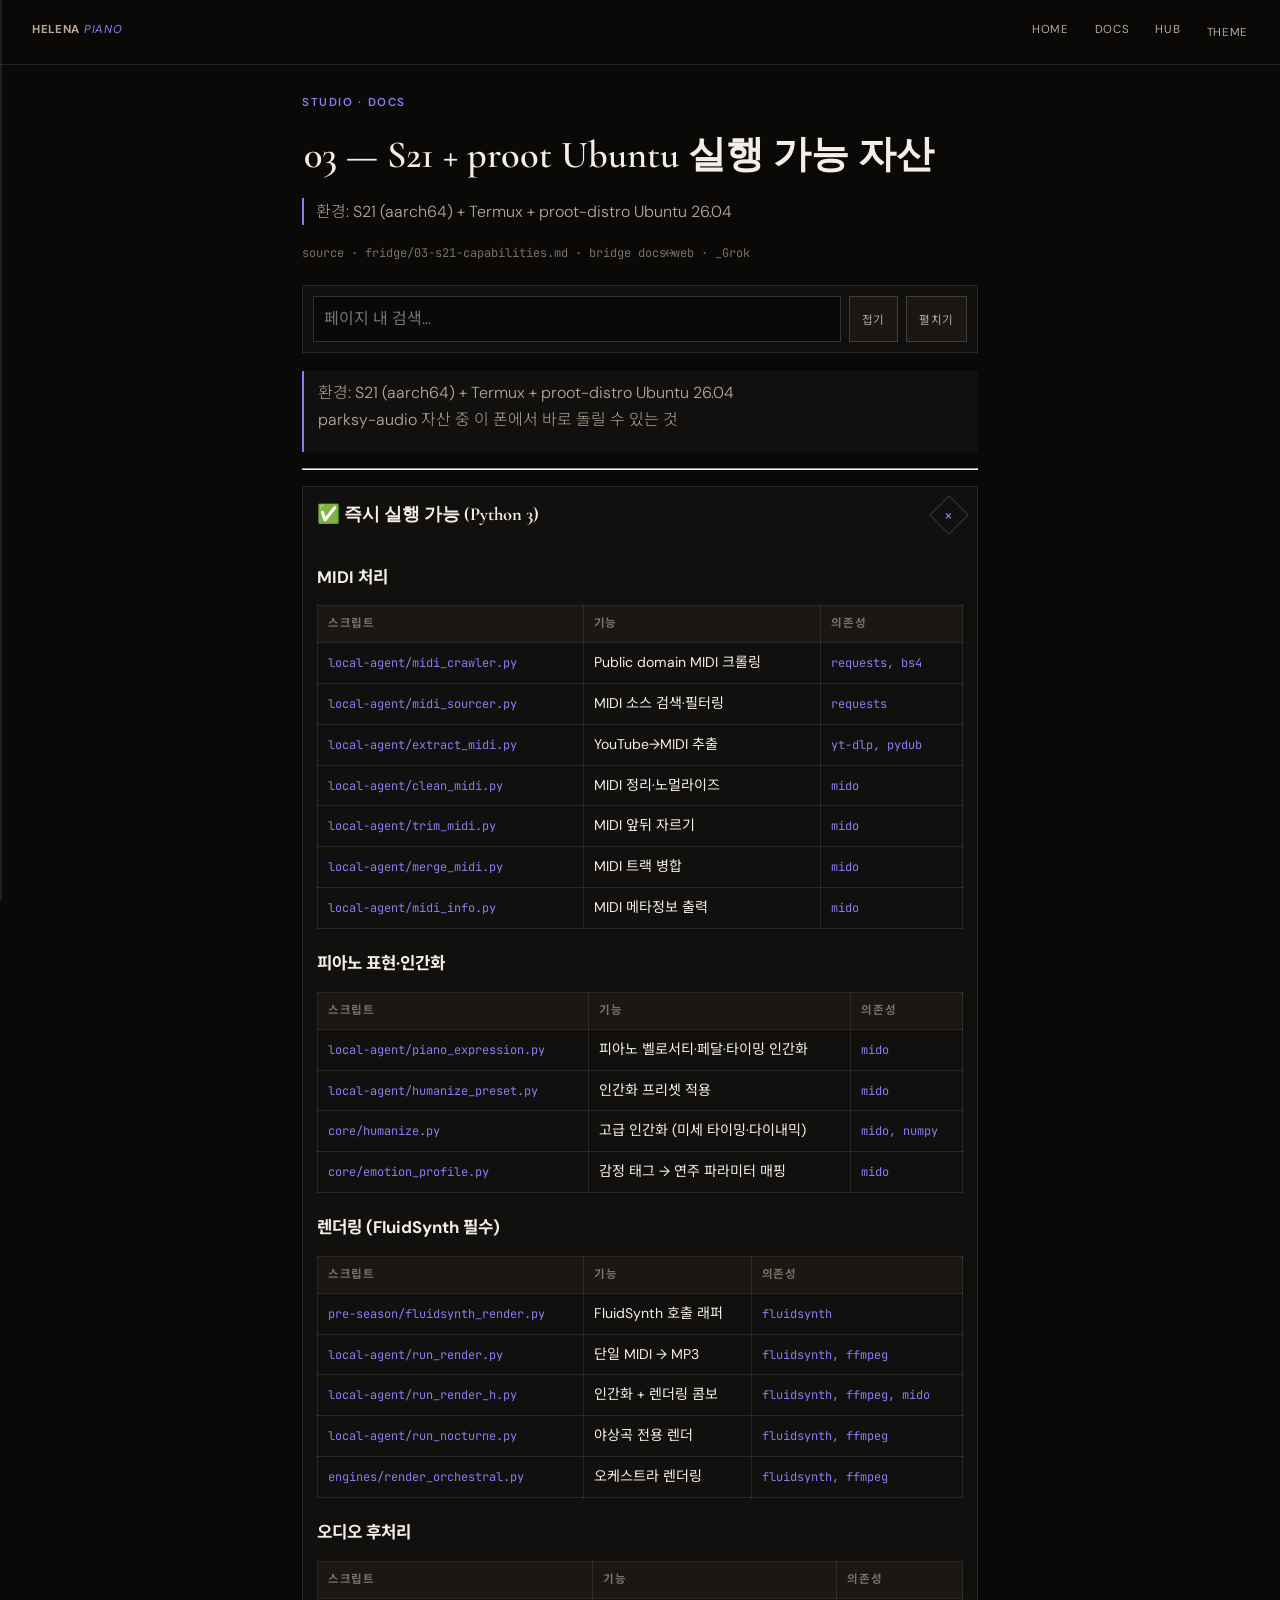
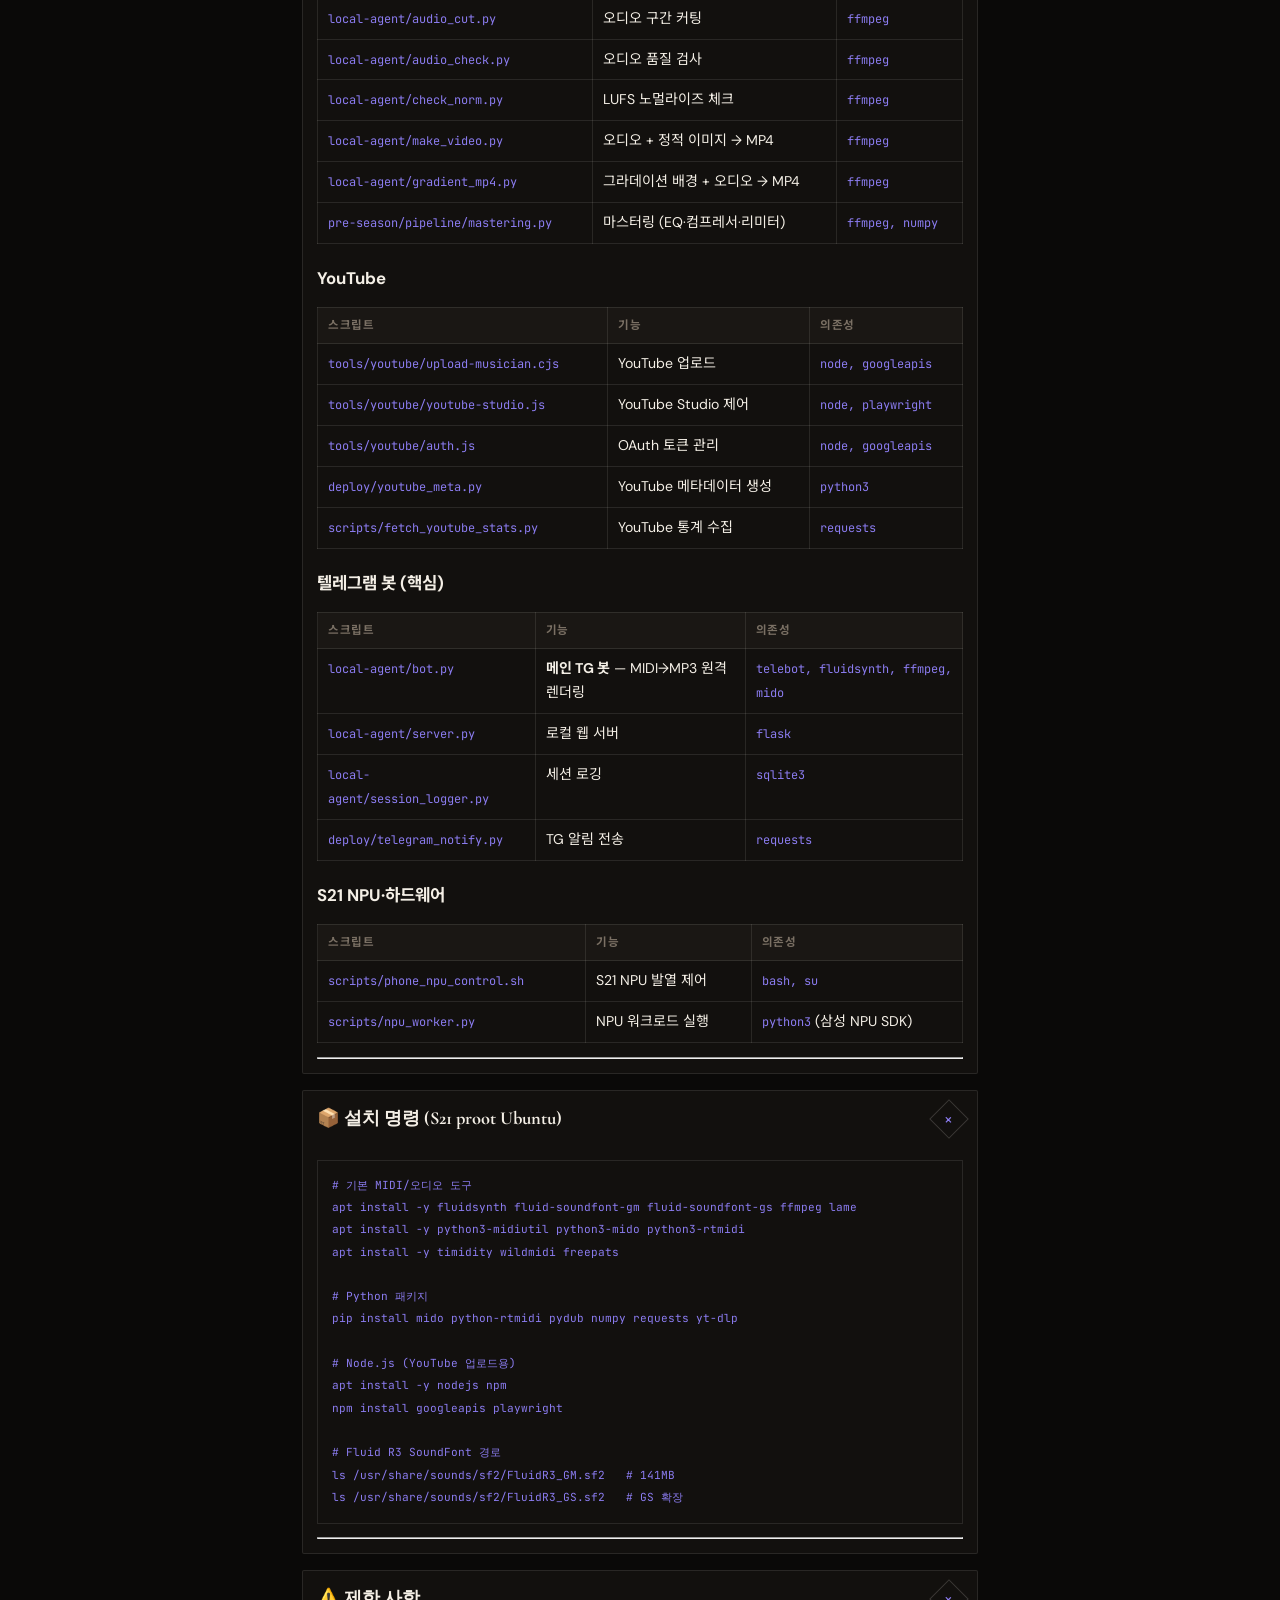
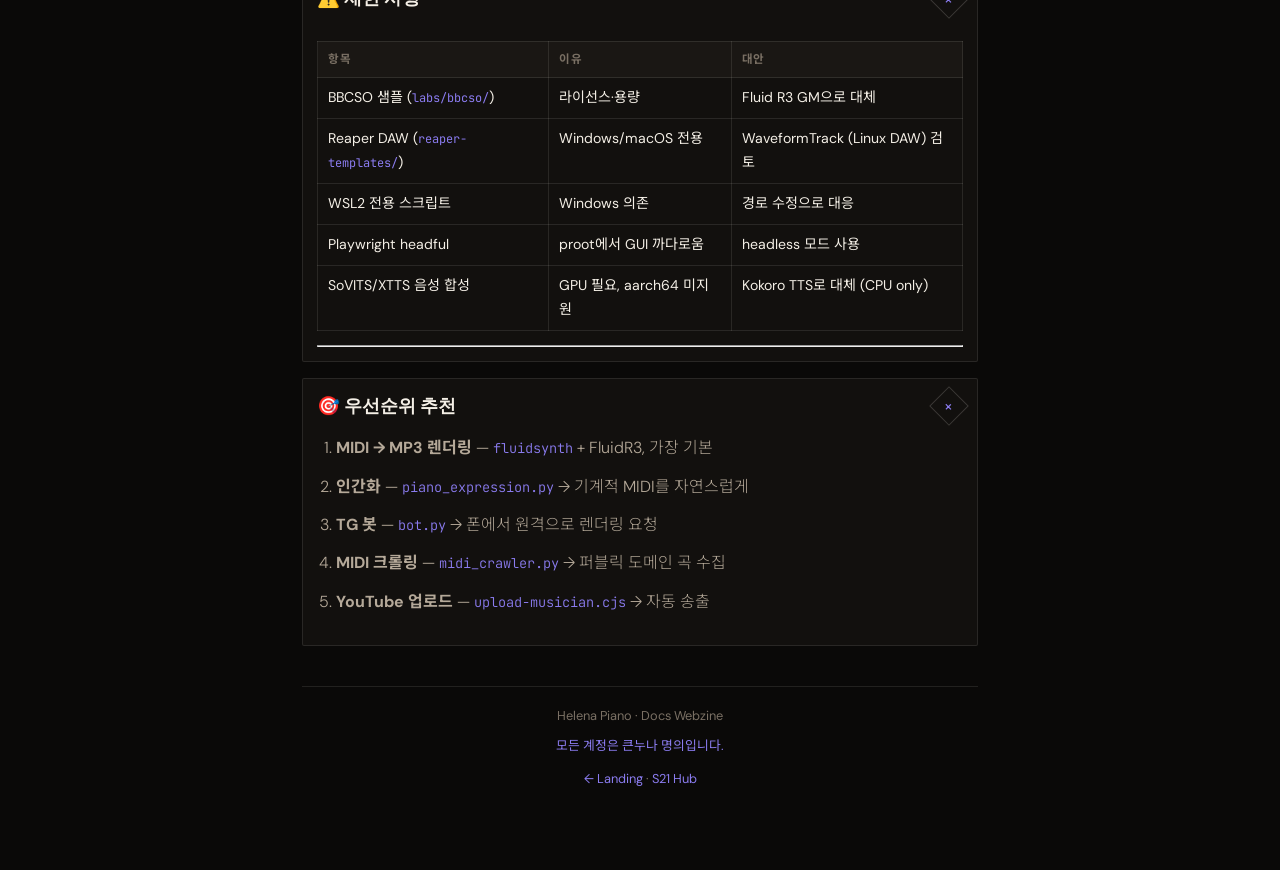
<file: fridge/03-s21-capabilities.html>
<!DOCTYPE html>
<html lang="ko" data-theme="dark">
<head>
<meta charset="UTF-8">
<meta name="viewport" content="width=device-width, initial-scale=1.0">
<meta name="description" content="환경: S21 (aarch64) + Termux + proot-distro Ubuntu 26.04">
<meta name="theme-color" content="#0a0908">
<title>03 — S21 + proot Ubuntu 실행 가능 자산 — Helena Piano</title>
<link rel="canonical" href="https://helena751107.github.io/helena-piano/fridge/03-s21-capabilities.html">
<script type="application/ld+json">
{
  "@context": "https://schema.org",
  "@graph": [
    {
      "@type": "Person",
      "@id": "https://github.com/helena751107#person",
      "name": "Helena Park",
      "url": "https://github.com/helena751107",
      "description": "Made in Korea — not a developer. One Galaxy S21, built by voice, for a sister.",
      "sameAs": [
        "https://github.com/helena751107",
        "https://helena751107.github.io/helena_phone/",
        "https://www.youtube.com/@helena_phone",
        "https://www.youtube.com/@HelenaPark-e7c"
      ]
    },
    {
      "@type": "WebPage",
      "@id": "https://helena751107.github.io/helena-piano/fridge/03-s21-capabilities.html#webpage",
      "url": "https://helena751107.github.io/helena-piano/fridge/03-s21-capabilities.html",
      "name": "03 — S21 + proot Ubuntu 실행 가능 자산",
      "inLanguage": "ko",
      "publisher": {
        "@id": "https://github.com/helena751107#person"
      },
      "author": {
        "@id": "https://github.com/helena751107#person"
      }
    }
  ]
}
</script>
<link rel="icon" href="../icons/favicon-32.png" type="image/png">
<link rel="manifest" href="../site.webmanifest">
<link rel="preconnect" href="https://fonts.googleapis.com">
<link href="https://fonts.googleapis.com/css2?family=Cormorant+Garamond:ital,wght@0,600;1,400&family=DM+Sans:opsz,wght@9..40,400;9..40,600&family=JetBrains+Mono:wght@400&family=Noto+Sans+KR:wght@400;500;700&display=swap" rel="stylesheet">
<link rel="stylesheet" href="https://helena751107.github.io/helena_phone/assets/webzine.css">
<style>
:root {
  --ink:#f4efe6; --ink-dim:#b5a999; --ink-mute:#7a7064;
  --paper:#0a0908; --paper-2:#12100e; --paper-3:#1a1714;
  --rule:rgba(244,239,230,.1); --rule2:rgba(244,239,230,.18);
  --accent:#8b7cf0; --gold:#d4a84b;
  --serif:'Cormorant Garamond',serif; --sans:'DM Sans','Noto Sans KR',system-ui,sans-serif;
  --mono:'JetBrains Mono',monospace;
  --gutter:max(22px, calc(env(safe-area-inset-left,0px) + 16px));
  --gutter-r:max(22px, calc(env(safe-area-inset-right,0px) + 16px));
}
[data-theme="light"] {
  --ink:#1a1510; --ink-dim:#5c5348; --ink-mute:#8a8074;
  --paper:#f7f1e6; --paper-2:#efe8db; --paper-3:#fffdf8;
  --rule:rgba(26,21,16,.1); --rule2:rgba(26,21,16,.18);
}
*{box-sizing:border-box;margin:0;padding:0}
html{scroll-behavior:smooth}
body{font-family:var(--sans);background:var(--paper);color:var(--ink);line-height:1.7;min-height:100vh}
a{color:var(--accent);text-decoration:none}
a:hover{filter:brightness(1.15)}
.spine{position:fixed;left:0;top:0;bottom:0;width:2px;background:var(--rule);z-index:50}
.spine-fill{width:100%;height:0;background:var(--accent)}
.mast{position:sticky;top:0;z-index:40;display:flex;justify-content:space-between;align-items:center;gap:12px;
  padding:12px var(--gutter-r) 12px var(--gutter);padding-top:max(12px,env(safe-area-inset-top));
  background:color-mix(in srgb,var(--paper) 90%,transparent);backdrop-filter:blur(12px);border-bottom:1px solid var(--rule)}
.brand{font-family:var(--serif);font-weight:700;letter-spacing:.06em;text-transform:uppercase;font-size:1rem;color:var(--ink)}
.brand em{font-style:italic;color:var(--accent);font-weight:400}
.mast nav{display:flex;flex-wrap:wrap;gap:6px}
.mast a,.mast button{font-size:.72rem;letter-spacing:.06em;text-transform:uppercase;color:var(--ink-dim);
  min-height:40px;padding:8px 10px;background:none;border:none;cursor:pointer;font-family:inherit}
.wrap{max-width:720px;margin:0 auto;padding:28px var(--gutter-r) 80px var(--gutter)}
.kicker{font-size:.72rem;letter-spacing:.14em;text-transform:uppercase;color:var(--accent);font-weight:600;margin-bottom:10px}
h1{font-family:var(--serif);font-size:clamp(1.7rem,6vw,2.4rem);font-weight:600;margin-bottom:10px;padding-inline:2px}
.deck{color:var(--ink-dim);font-weight:300;border-left:2px solid var(--accent);padding-left:12px;margin-bottom:18px}
.meta{font-size:.75rem;color:var(--ink-mute);margin-bottom:22px;font-family:var(--mono)}
.prose h2{font-family:var(--serif);font-size:1.35rem;margin:1.6em 0 .6em;color:var(--ink)}
.prose h3{font-size:1.05rem;margin:1.2em 0 .5em}
.prose p,.prose li{color:var(--ink-dim);font-weight:300;margin-bottom:.7em}
.prose ul,.prose ol{margin:0 0 1em 1.2em}
.prose code{font-family:var(--mono);font-size:.85em;color:var(--accent)}
.prose pre{background:var(--paper-2);border:1px solid var(--rule);padding:14px;overflow-x:auto;margin:1em 0;font-size:.82rem}
.prose table{width:100%;border-collapse:collapse;font-size:.88rem;margin:1em 0}
.prose th,.prose td{border:1px solid var(--rule);padding:8px 10px;text-align:left;vertical-align:top}
.prose th{background:var(--paper-3);color:var(--ink-mute);font-size:.72rem;letter-spacing:.06em;text-transform:uppercase}
.prose blockquote{border-left:2px solid var(--accent);padding:8px 14px;color:var(--ink-dim);margin:1em 0;background:var(--paper-2)}
.appbar{display:flex;flex-wrap:wrap;gap:8px;margin-bottom:18px;padding:10px;background:var(--paper-2);border:1px solid var(--rule);position:sticky;top:56px;z-index:30}
.appbar input{flex:1 1 140px;min-height:40px;padding:8px 10px;border:1px solid var(--rule2);background:var(--paper);color:var(--ink);font:inherit}
.appbar button{min-height:40px;padding:8px 12px;border:1px solid var(--rule2);background:var(--paper-3);color:var(--ink-dim);font-size:.72rem;text-transform:uppercase;letter-spacing:.06em;cursor:pointer;font-family:inherit}
.foot{margin-top:40px;padding-top:18px;border-top:1px solid var(--rule);text-align:center;color:var(--ink-mute);font-size:.8rem}
.foot .a{color:var(--accent);margin-top:8px}
.sec{border:1px solid var(--rule);background:var(--paper-2);margin:1em 0;border-radius:2px;overflow:hidden}
.sec > .sec-h{width:100%;display:flex;justify-content:space-between;align-items:center;gap:10px;padding:12px 14px;background:none;border:none;color:inherit;font:inherit;cursor:pointer;text-align:left;min-height:48px}
.sec > .sec-h h2{margin:0;font-size:1.15rem;font-family:var(--serif)}
.sec .ico{width:28px;height:28px;border:1px solid var(--rule2);display:grid;place-items:center;color:var(--accent)}
.sec.open .ico{transform:rotate(45deg)}
.sec .sec-b{display:grid;grid-template-rows:0fr;transition:grid-template-rows .3s}
.sec.open .sec-b{grid-template-rows:1fr}
.sec .sec-i{overflow:hidden;min-height:0;opacity:0;padding:0 14px;transition:opacity .25s}
.sec.open .sec-i{opacity:1;padding:0 14px 14px}
mark.hit{background:color-mix(in srgb,var(--accent) 35%,transparent)}
</style>
</head>
<body>
<div class="spine" aria-hidden="true"><div class="spine-fill" id="spineFill"></div></div>
<header class="mast">
  <a class="brand" href="../">Helena <em>Piano</em></a>
  <nav>
    <a href="../">Home</a>
    <a href="../docs/">Docs</a>
    <a href="https://helena751107.github.io/helena_phone/">Hub</a>
    <button type="button" id="themeBtn">Theme</button>
  </nav>
</header>
<main class="wrap">
  <div class="kicker">Studio · Docs</div>
  <h1>03 — S21 + proot Ubuntu 실행 가능 자산</h1>
  <p class="deck">환경: S21 (aarch64) + Termux + proot-distro Ubuntu 26.04</p>
  <div class="meta">source · fridge/03-s21-capabilities.md · bridge docs↔web · _Grok</div>
  <div class="appbar">
    <input type="search" id="q" placeholder="페이지 내 검색…" autocomplete="off">
    <button type="button" id="fold">접기</button>
    <button type="button" id="expand">펼치기</button>
  </div>
  <article class="prose" id="prose"><blockquote>
<p>환경: S21 (aarch64) + Termux + proot-distro Ubuntu 26.04<br>
parksy-audio 자산 중 이 폰에서 바로 돌릴 수 있는 것</p>
</blockquote>
<hr>
<h2 id="python-3">✅ 즉시 실행 가능 (Python 3)</h2>
<h3 id="midi">MIDI 처리</h3>
<table>
<thead>
<tr>
<th>스크립트</th>
<th>기능</th>
<th>의존성</th>
</tr>
</thead>
<tbody>
<tr>
<td><code>local-agent/midi_crawler.py</code></td>
<td>Public domain MIDI 크롤링</td>
<td><code>requests, bs4</code></td>
</tr>
<tr>
<td><code>local-agent/midi_sourcer.py</code></td>
<td>MIDI 소스 검색·필터링</td>
<td><code>requests</code></td>
</tr>
<tr>
<td><code>local-agent/extract_midi.py</code></td>
<td>YouTube→MIDI 추출</td>
<td><code>yt-dlp, pydub</code></td>
</tr>
<tr>
<td><code>local-agent/clean_midi.py</code></td>
<td>MIDI 정리·노멀라이즈</td>
<td><code>mido</code></td>
</tr>
<tr>
<td><code>local-agent/trim_midi.py</code></td>
<td>MIDI 앞뒤 자르기</td>
<td><code>mido</code></td>
</tr>
<tr>
<td><code>local-agent/merge_midi.py</code></td>
<td>MIDI 트랙 병합</td>
<td><code>mido</code></td>
</tr>
<tr>
<td><code>local-agent/midi_info.py</code></td>
<td>MIDI 메타정보 출력</td>
<td><code>mido</code></td>
</tr>
</tbody>
</table>
<h3 id="_1">피아노 표현·인간화</h3>
<table>
<thead>
<tr>
<th>스크립트</th>
<th>기능</th>
<th>의존성</th>
</tr>
</thead>
<tbody>
<tr>
<td><code>local-agent/piano_expression.py</code></td>
<td>피아노 벨로서티·페달·타이밍 인간화</td>
<td><code>mido</code></td>
</tr>
<tr>
<td><code>local-agent/humanize_preset.py</code></td>
<td>인간화 프리셋 적용</td>
<td><code>mido</code></td>
</tr>
<tr>
<td><code>core/humanize.py</code></td>
<td>고급 인간화 (미세 타이밍·다이내믹)</td>
<td><code>mido, numpy</code></td>
</tr>
<tr>
<td><code>core/emotion_profile.py</code></td>
<td>감정 태그 → 연주 파라미터 매핑</td>
<td><code>mido</code></td>
</tr>
</tbody>
</table>
<h3 id="fluidsynth">렌더링 (FluidSynth 필수)</h3>
<table>
<thead>
<tr>
<th>스크립트</th>
<th>기능</th>
<th>의존성</th>
</tr>
</thead>
<tbody>
<tr>
<td><code>pre-season/fluidsynth_render.py</code></td>
<td>FluidSynth 호출 래퍼</td>
<td><code>fluidsynth</code></td>
</tr>
<tr>
<td><code>local-agent/run_render.py</code></td>
<td>단일 MIDI → MP3</td>
<td><code>fluidsynth, ffmpeg</code></td>
</tr>
<tr>
<td><code>local-agent/run_render_h.py</code></td>
<td>인간화 + 렌더링 콤보</td>
<td><code>fluidsynth, ffmpeg, mido</code></td>
</tr>
<tr>
<td><code>local-agent/run_nocturne.py</code></td>
<td>야상곡 전용 렌더</td>
<td><code>fluidsynth, ffmpeg</code></td>
</tr>
<tr>
<td><code>engines/render_orchestral.py</code></td>
<td>오케스트라 렌더링</td>
<td><code>fluidsynth, ffmpeg</code></td>
</tr>
</tbody>
</table>
<h3 id="_2">오디오 후처리</h3>
<table>
<thead>
<tr>
<th>스크립트</th>
<th>기능</th>
<th>의존성</th>
</tr>
</thead>
<tbody>
<tr>
<td><code>local-agent/audio_cut.py</code></td>
<td>오디오 구간 커팅</td>
<td><code>ffmpeg</code></td>
</tr>
<tr>
<td><code>local-agent/audio_check.py</code></td>
<td>오디오 품질 검사</td>
<td><code>ffmpeg</code></td>
</tr>
<tr>
<td><code>local-agent/check_norm.py</code></td>
<td>LUFS 노멀라이즈 체크</td>
<td><code>ffmpeg</code></td>
</tr>
<tr>
<td><code>local-agent/make_video.py</code></td>
<td>오디오 + 정적 이미지 → MP4</td>
<td><code>ffmpeg</code></td>
</tr>
<tr>
<td><code>local-agent/gradient_mp4.py</code></td>
<td>그라데이션 배경 + 오디오 → MP4</td>
<td><code>ffmpeg</code></td>
</tr>
<tr>
<td><code>pre-season/pipeline/mastering.py</code></td>
<td>마스터링 (EQ·컴프레서·리미터)</td>
<td><code>ffmpeg, numpy</code></td>
</tr>
</tbody>
</table>
<h3 id="youtube">YouTube</h3>
<table>
<thead>
<tr>
<th>스크립트</th>
<th>기능</th>
<th>의존성</th>
</tr>
</thead>
<tbody>
<tr>
<td><code>tools/youtube/upload-musician.cjs</code></td>
<td>YouTube 업로드</td>
<td><code>node, googleapis</code></td>
</tr>
<tr>
<td><code>tools/youtube/youtube-studio.js</code></td>
<td>YouTube Studio 제어</td>
<td><code>node, playwright</code></td>
</tr>
<tr>
<td><code>tools/youtube/auth.js</code></td>
<td>OAuth 토큰 관리</td>
<td><code>node, googleapis</code></td>
</tr>
<tr>
<td><code>deploy/youtube_meta.py</code></td>
<td>YouTube 메타데이터 생성</td>
<td><code>python3</code></td>
</tr>
<tr>
<td><code>scripts/fetch_youtube_stats.py</code></td>
<td>YouTube 통계 수집</td>
<td><code>requests</code></td>
</tr>
</tbody>
</table>
<h3 id="_3">텔레그램 봇 (핵심)</h3>
<table>
<thead>
<tr>
<th>스크립트</th>
<th>기능</th>
<th>의존성</th>
</tr>
</thead>
<tbody>
<tr>
<td><code>local-agent/bot.py</code></td>
<td><strong>메인 TG 봇</strong> — MIDI→MP3 원격 렌더링</td>
<td><code>telebot, fluidsynth, ffmpeg, mido</code></td>
</tr>
<tr>
<td><code>local-agent/server.py</code></td>
<td>로컬 웹 서버</td>
<td><code>flask</code></td>
</tr>
<tr>
<td><code>local-agent/session_logger.py</code></td>
<td>세션 로깅</td>
<td><code>sqlite3</code></td>
</tr>
<tr>
<td><code>deploy/telegram_notify.py</code></td>
<td>TG 알림 전송</td>
<td><code>requests</code></td>
</tr>
</tbody>
</table>
<h3 id="s21-npu">S21 NPU·하드웨어</h3>
<table>
<thead>
<tr>
<th>스크립트</th>
<th>기능</th>
<th>의존성</th>
</tr>
</thead>
<tbody>
<tr>
<td><code>scripts/phone_npu_control.sh</code></td>
<td>S21 NPU 발열 제어</td>
<td><code>bash, su</code></td>
</tr>
<tr>
<td><code>scripts/npu_worker.py</code></td>
<td>NPU 워크로드 실행</td>
<td><code>python3</code> (삼성 NPU SDK)</td>
</tr>
</tbody>
</table>
<hr>
<h2 id="s21-proot-ubuntu">📦 설치 명령 (S21 proot Ubuntu)</h2>
<pre><code class="language-bash"># 기본 MIDI/오디오 도구
apt install -y fluidsynth fluid-soundfont-gm fluid-soundfont-gs ffmpeg lame
apt install -y python3-midiutil python3-mido python3-rtmidi
apt install -y timidity wildmidi freepats

# Python 패키지
pip install mido python-rtmidi pydub numpy requests yt-dlp

# Node.js (YouTube 업로드용)
apt install -y nodejs npm
npm install googleapis playwright

# Fluid R3 SoundFont 경로
ls /usr/share/sounds/sf2/FluidR3_GM.sf2   # 141MB
ls /usr/share/sounds/sf2/FluidR3_GS.sf2   # GS 확장
</code></pre>
<hr>
<h2 id="_4">⚠️ 제한 사항</h2>
<table>
<thead>
<tr>
<th>항목</th>
<th>이유</th>
<th>대안</th>
</tr>
</thead>
<tbody>
<tr>
<td>BBCSO 샘플 (<code>labs/bbcso/</code>)</td>
<td>라이선스·용량</td>
<td>Fluid R3 GM으로 대체</td>
</tr>
<tr>
<td>Reaper DAW (<code>reaper-templates/</code>)</td>
<td>Windows/macOS 전용</td>
<td>WaveformTrack (Linux DAW) 검토</td>
</tr>
<tr>
<td>WSL2 전용 스크립트</td>
<td>Windows 의존</td>
<td>경로 수정으로 대응</td>
</tr>
<tr>
<td>Playwright headful</td>
<td>proot에서 GUI 까다로움</td>
<td>headless 모드 사용</td>
</tr>
<tr>
<td>SoVITS/XTTS 음성 합성</td>
<td>GPU 필요, aarch64 미지원</td>
<td>Kokoro TTS로 대체 (CPU only)</td>
</tr>
</tbody>
</table>
<hr>
<h2 id="_5">🎯 우선순위 추천</h2>
<ol>
<li><strong>MIDI → MP3 렌더링</strong> — <code>fluidsynth</code> + FluidR3, 가장 기본</li>
<li><strong>인간화</strong> — <code>piano_expression.py</code> → 기계적 MIDI를 자연스럽게</li>
<li><strong>TG 봇</strong> — <code>bot.py</code> → 폰에서 원격으로 렌더링 요청</li>
<li><strong>MIDI 크롤링</strong> — <code>midi_crawler.py</code> → 퍼블릭 도메인 곡 수집</li>
<li><strong>YouTube 업로드</strong> — <code>upload-musician.cjs</code> → 자동 송출</li>
</ol></article>
  <footer class="foot">
    <div>Helena Piano · Docs Webzine</div>
    <div class="a">모든 계정은 큰누나 명의입니다.</div>
    <p style="margin-top:12px"><a href="../">← Landing</a> · <a href="https://helena751107.github.io/helena_phone/">S21 Hub</a></p>
  </footer>
</main>
<script>
(() => {
  const root = document.documentElement;
  const saved = localStorage.getItem('helena-doc-theme');
  if (saved) root.setAttribute('data-theme', saved);
  document.getElementById('themeBtn')?.addEventListener('click', () => {
    const n = root.getAttribute('data-theme') === 'dark' ? 'light' : 'dark';
    root.setAttribute('data-theme', n);
    localStorage.setItem('helena-doc-theme', n);
  });
  const spine = document.getElementById('spineFill');
  addEventListener('scroll', () => {
    const max = document.documentElement.scrollHeight - innerHeight;
    if (spine) spine.style.height = (max > 0 ? (scrollY / max) * 100 : 0) + '%';
  }, { passive: true });
  const prose = document.getElementById('prose');
  if (prose) {
    [...prose.querySelectorAll(':scope > h2')].forEach((h2) => {
      const sec = document.createElement('div');
      sec.className = 'sec open';
      const btn = document.createElement('button');
      btn.type = 'button'; btn.className = 'sec-h';
      const tw = document.createElement('div'); tw.appendChild(h2.cloneNode(true));
      const ico = document.createElement('span'); ico.className = 'ico'; ico.textContent = '+';
      btn.appendChild(tw); btn.appendChild(ico);
      const body = document.createElement('div'); body.className = 'sec-b';
      const inner = document.createElement('div'); inner.className = 'sec-i';
      let n = h2.nextSibling; const move = [];
      while (n && !(n.nodeType === 1 && n.tagName === 'H2')) { move.push(n); n = n.nextSibling; }
      move.forEach(x => inner.appendChild(x));
      body.appendChild(inner); sec.appendChild(btn); sec.appendChild(body);
      h2.replaceWith(sec);
      btn.addEventListener('click', () => {
        const on = !sec.classList.contains('open');
        sec.classList.toggle('open', on);
      });
    });
    const setAll = (open) => prose.querySelectorAll('.sec').forEach(s => s.classList.toggle('open', open));
    document.getElementById('fold')?.addEventListener('click', () => setAll(false));
    document.getElementById('expand')?.addEventListener('click', () => setAll(true));
    document.getElementById('q')?.addEventListener('input', (e) => {
      const q = e.target.value.trim().toLowerCase();
      prose.querySelectorAll('.sec').forEach(sec => {
        const hit = !q || sec.innerText.toLowerCase().includes(q);
        sec.style.display = hit ? '' : 'none';
        if (hit && q) sec.classList.add('open');
      });
    });
  }
})();
</script>
</body>
</html>
</file>
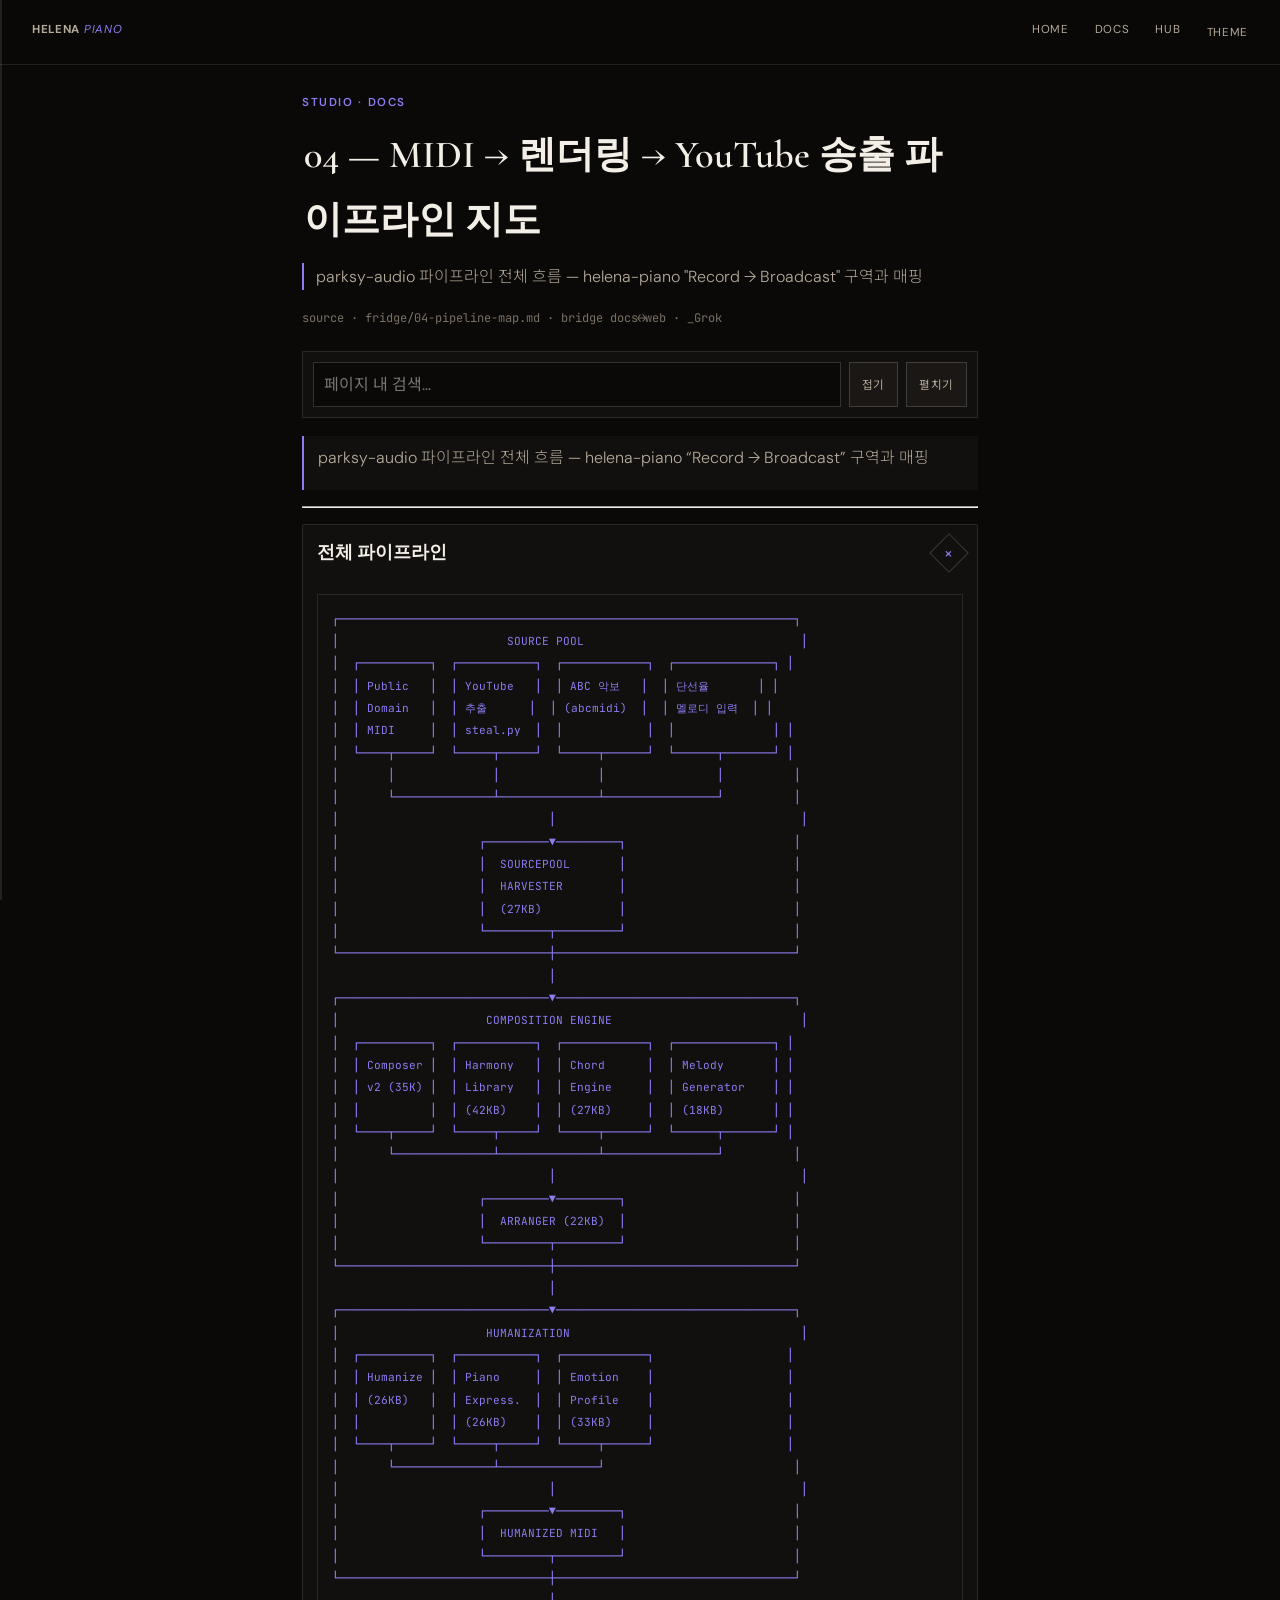
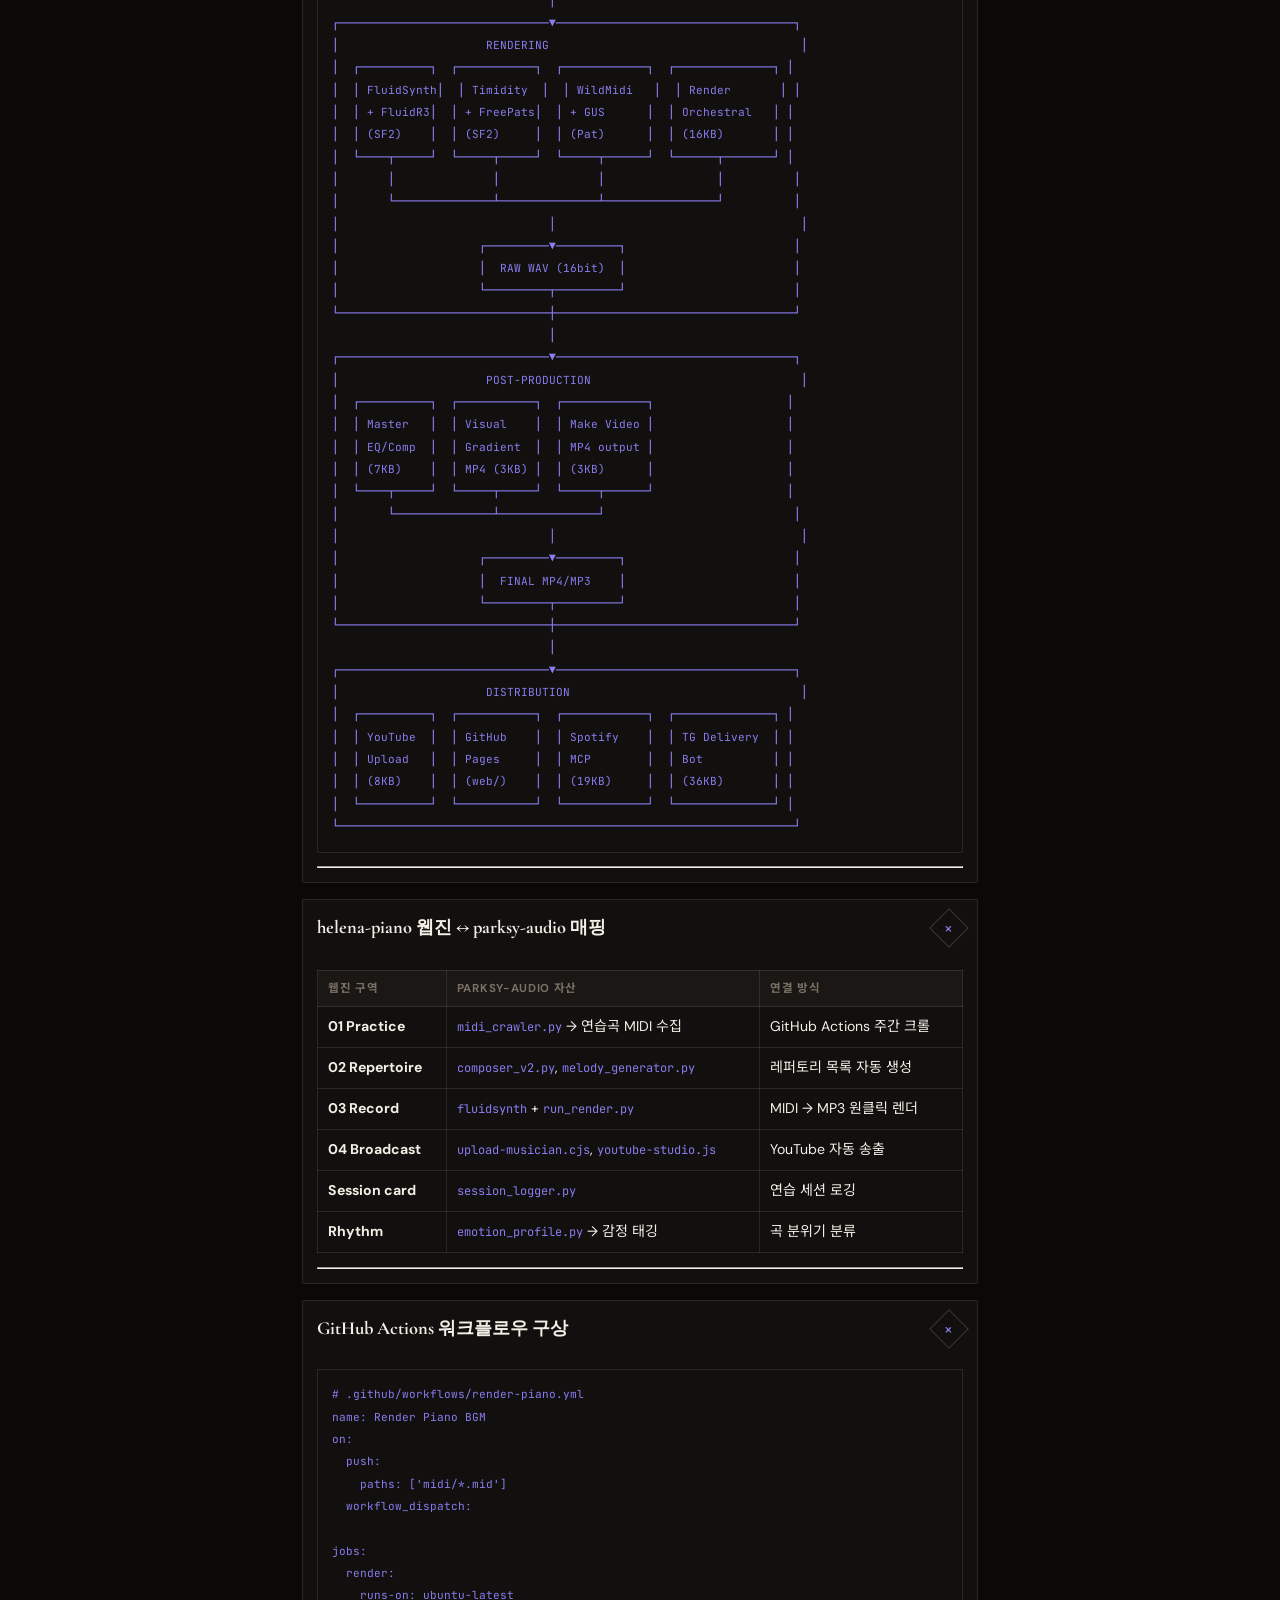
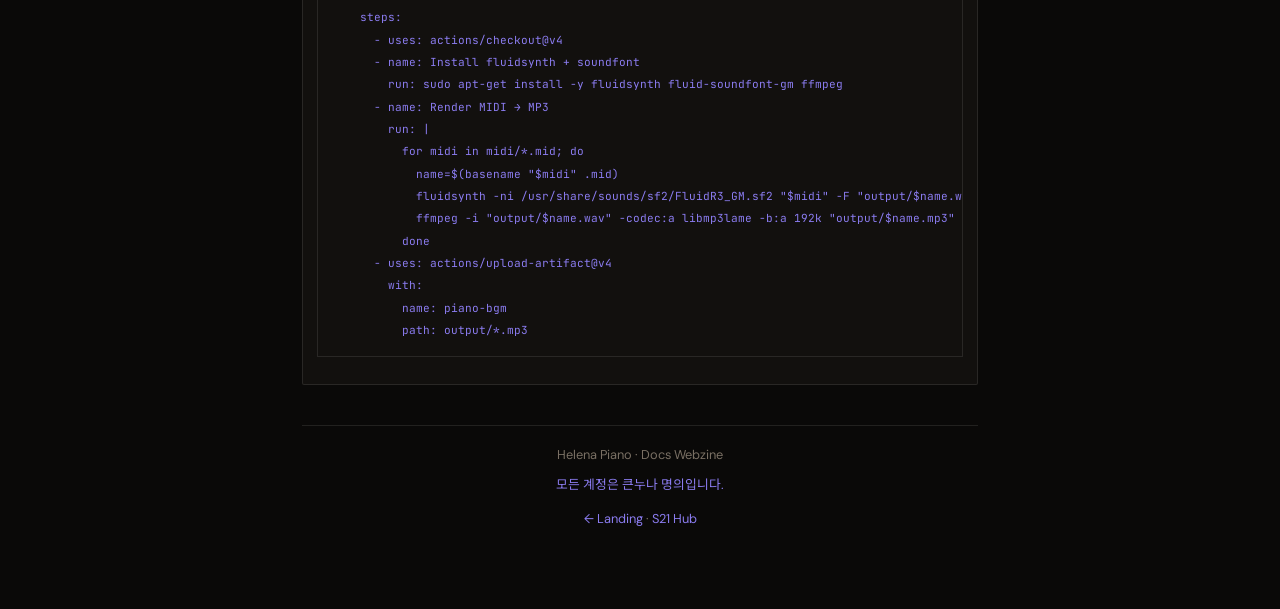
<file: fridge/04-pipeline-map.html>
<!DOCTYPE html>
<html lang="ko" data-theme="dark">
<head>
<meta charset="UTF-8">
<meta name="viewport" content="width=device-width, initial-scale=1.0">
<meta name="description" content="parksy-audio 파이프라인 전체 흐름 — helena-piano &quot;Record → Broadcast&quot; 구역과 매핑">
<meta name="theme-color" content="#0a0908">
<title>04 — MIDI → 렌더링 → YouTube 송출 파이프라인 지도 — Helena Piano</title>
<link rel="canonical" href="https://helena751107.github.io/helena-piano/fridge/04-pipeline-map.html">
<script type="application/ld+json">
{
  "@context": "https://schema.org",
  "@graph": [
    {
      "@type": "Person",
      "@id": "https://github.com/helena751107#person",
      "name": "Helena Park",
      "url": "https://github.com/helena751107",
      "description": "Made in Korea — not a developer. One Galaxy S21, built by voice, for a sister.",
      "sameAs": [
        "https://github.com/helena751107",
        "https://helena751107.github.io/helena_phone/",
        "https://www.youtube.com/@helena_phone",
        "https://www.youtube.com/@HelenaPark-e7c"
      ]
    },
    {
      "@type": "WebPage",
      "@id": "https://helena751107.github.io/helena-piano/fridge/04-pipeline-map.html#webpage",
      "url": "https://helena751107.github.io/helena-piano/fridge/04-pipeline-map.html",
      "name": "04 — MIDI → 렌더링 → YouTube 송출 파이프라인 지도",
      "inLanguage": "ko",
      "publisher": {
        "@id": "https://github.com/helena751107#person"
      },
      "author": {
        "@id": "https://github.com/helena751107#person"
      }
    }
  ]
}
</script>
<link rel="icon" href="../icons/favicon-32.png" type="image/png">
<link rel="manifest" href="../site.webmanifest">
<link rel="preconnect" href="https://fonts.googleapis.com">
<link href="https://fonts.googleapis.com/css2?family=Cormorant+Garamond:ital,wght@0,600;1,400&family=DM+Sans:opsz,wght@9..40,400;9..40,600&family=JetBrains+Mono:wght@400&family=Noto+Sans+KR:wght@400;500;700&display=swap" rel="stylesheet">
<link rel="stylesheet" href="https://helena751107.github.io/helena_phone/assets/webzine.css">
<style>
:root {
  --ink:#f4efe6; --ink-dim:#b5a999; --ink-mute:#7a7064;
  --paper:#0a0908; --paper-2:#12100e; --paper-3:#1a1714;
  --rule:rgba(244,239,230,.1); --rule2:rgba(244,239,230,.18);
  --accent:#8b7cf0; --gold:#d4a84b;
  --serif:'Cormorant Garamond',serif; --sans:'DM Sans','Noto Sans KR',system-ui,sans-serif;
  --mono:'JetBrains Mono',monospace;
  --gutter:max(22px, calc(env(safe-area-inset-left,0px) + 16px));
  --gutter-r:max(22px, calc(env(safe-area-inset-right,0px) + 16px));
}
[data-theme="light"] {
  --ink:#1a1510; --ink-dim:#5c5348; --ink-mute:#8a8074;
  --paper:#f7f1e6; --paper-2:#efe8db; --paper-3:#fffdf8;
  --rule:rgba(26,21,16,.1); --rule2:rgba(26,21,16,.18);
}
*{box-sizing:border-box;margin:0;padding:0}
html{scroll-behavior:smooth}
body{font-family:var(--sans);background:var(--paper);color:var(--ink);line-height:1.7;min-height:100vh}
a{color:var(--accent);text-decoration:none}
a:hover{filter:brightness(1.15)}
.spine{position:fixed;left:0;top:0;bottom:0;width:2px;background:var(--rule);z-index:50}
.spine-fill{width:100%;height:0;background:var(--accent)}
.mast{position:sticky;top:0;z-index:40;display:flex;justify-content:space-between;align-items:center;gap:12px;
  padding:12px var(--gutter-r) 12px var(--gutter);padding-top:max(12px,env(safe-area-inset-top));
  background:color-mix(in srgb,var(--paper) 90%,transparent);backdrop-filter:blur(12px);border-bottom:1px solid var(--rule)}
.brand{font-family:var(--serif);font-weight:700;letter-spacing:.06em;text-transform:uppercase;font-size:1rem;color:var(--ink)}
.brand em{font-style:italic;color:var(--accent);font-weight:400}
.mast nav{display:flex;flex-wrap:wrap;gap:6px}
.mast a,.mast button{font-size:.72rem;letter-spacing:.06em;text-transform:uppercase;color:var(--ink-dim);
  min-height:40px;padding:8px 10px;background:none;border:none;cursor:pointer;font-family:inherit}
.wrap{max-width:720px;margin:0 auto;padding:28px var(--gutter-r) 80px var(--gutter)}
.kicker{font-size:.72rem;letter-spacing:.14em;text-transform:uppercase;color:var(--accent);font-weight:600;margin-bottom:10px}
h1{font-family:var(--serif);font-size:clamp(1.7rem,6vw,2.4rem);font-weight:600;margin-bottom:10px;padding-inline:2px}
.deck{color:var(--ink-dim);font-weight:300;border-left:2px solid var(--accent);padding-left:12px;margin-bottom:18px}
.meta{font-size:.75rem;color:var(--ink-mute);margin-bottom:22px;font-family:var(--mono)}
.prose h2{font-family:var(--serif);font-size:1.35rem;margin:1.6em 0 .6em;color:var(--ink)}
.prose h3{font-size:1.05rem;margin:1.2em 0 .5em}
.prose p,.prose li{color:var(--ink-dim);font-weight:300;margin-bottom:.7em}
.prose ul,.prose ol{margin:0 0 1em 1.2em}
.prose code{font-family:var(--mono);font-size:.85em;color:var(--accent)}
.prose pre{background:var(--paper-2);border:1px solid var(--rule);padding:14px;overflow-x:auto;margin:1em 0;font-size:.82rem}
.prose table{width:100%;border-collapse:collapse;font-size:.88rem;margin:1em 0}
.prose th,.prose td{border:1px solid var(--rule);padding:8px 10px;text-align:left;vertical-align:top}
.prose th{background:var(--paper-3);color:var(--ink-mute);font-size:.72rem;letter-spacing:.06em;text-transform:uppercase}
.prose blockquote{border-left:2px solid var(--accent);padding:8px 14px;color:var(--ink-dim);margin:1em 0;background:var(--paper-2)}
.appbar{display:flex;flex-wrap:wrap;gap:8px;margin-bottom:18px;padding:10px;background:var(--paper-2);border:1px solid var(--rule);position:sticky;top:56px;z-index:30}
.appbar input{flex:1 1 140px;min-height:40px;padding:8px 10px;border:1px solid var(--rule2);background:var(--paper);color:var(--ink);font:inherit}
.appbar button{min-height:40px;padding:8px 12px;border:1px solid var(--rule2);background:var(--paper-3);color:var(--ink-dim);font-size:.72rem;text-transform:uppercase;letter-spacing:.06em;cursor:pointer;font-family:inherit}
.foot{margin-top:40px;padding-top:18px;border-top:1px solid var(--rule);text-align:center;color:var(--ink-mute);font-size:.8rem}
.foot .a{color:var(--accent);margin-top:8px}
.sec{border:1px solid var(--rule);background:var(--paper-2);margin:1em 0;border-radius:2px;overflow:hidden}
.sec > .sec-h{width:100%;display:flex;justify-content:space-between;align-items:center;gap:10px;padding:12px 14px;background:none;border:none;color:inherit;font:inherit;cursor:pointer;text-align:left;min-height:48px}
.sec > .sec-h h2{margin:0;font-size:1.15rem;font-family:var(--serif)}
.sec .ico{width:28px;height:28px;border:1px solid var(--rule2);display:grid;place-items:center;color:var(--accent)}
.sec.open .ico{transform:rotate(45deg)}
.sec .sec-b{display:grid;grid-template-rows:0fr;transition:grid-template-rows .3s}
.sec.open .sec-b{grid-template-rows:1fr}
.sec .sec-i{overflow:hidden;min-height:0;opacity:0;padding:0 14px;transition:opacity .25s}
.sec.open .sec-i{opacity:1;padding:0 14px 14px}
mark.hit{background:color-mix(in srgb,var(--accent) 35%,transparent)}
</style>
</head>
<body>
<div class="spine" aria-hidden="true"><div class="spine-fill" id="spineFill"></div></div>
<header class="mast">
  <a class="brand" href="../">Helena <em>Piano</em></a>
  <nav>
    <a href="../">Home</a>
    <a href="../docs/">Docs</a>
    <a href="https://helena751107.github.io/helena_phone/">Hub</a>
    <button type="button" id="themeBtn">Theme</button>
  </nav>
</header>
<main class="wrap">
  <div class="kicker">Studio · Docs</div>
  <h1>04 — MIDI → 렌더링 → YouTube 송출 파이프라인 지도</h1>
  <p class="deck">parksy-audio 파이프라인 전체 흐름 — helena-piano &quot;Record → Broadcast&quot; 구역과 매핑</p>
  <div class="meta">source · fridge/04-pipeline-map.md · bridge docs↔web · _Grok</div>
  <div class="appbar">
    <input type="search" id="q" placeholder="페이지 내 검색…" autocomplete="off">
    <button type="button" id="fold">접기</button>
    <button type="button" id="expand">펼치기</button>
  </div>
  <article class="prose" id="prose"><blockquote>
<p>parksy-audio 파이프라인 전체 흐름 — helena-piano &ldquo;Record → Broadcast&rdquo; 구역과 매핑</p>
</blockquote>
<hr>
<h2 id="_1">전체 파이프라인</h2>
<pre><code>┌─────────────────────────────────────────────────────────────────┐
│                        SOURCE POOL                               │
│  ┌──────────┐  ┌───────────┐  ┌────────────┐  ┌──────────────┐ │
│  │ Public   │  │ YouTube   │  │ ABC 악보   │  │ 단선율       │ │
│  │ Domain   │  │ 추출      │  │ (abcmidi)  │  │ 멜로디 입력  │ │
│  │ MIDI     │  │ steal.py  │  │            │  │              │ │
│  └────┬─────┘  └─────┬─────┘  └─────┬──────┘  └──────┬───────┘ │
│       │              │              │                │          │
│       └──────────────┴──────────────┴────────────────┘          │
│                              │                                   │
│                    ┌─────────▼─────────┐                        │
│                    │  SOURCEPOOL       │                        │
│                    │  HARVESTER        │                        │
│                    │  (27KB)           │                        │
│                    └─────────┬─────────┘                        │
└──────────────────────────────┼──────────────────────────────────┘
                               │
┌──────────────────────────────▼──────────────────────────────────┐
│                     COMPOSITION ENGINE                           │
│  ┌──────────┐  ┌───────────┐  ┌────────────┐  ┌──────────────┐ │
│  │ Composer │  │ Harmony   │  │ Chord      │  │ Melody       │ │
│  │ v2 (35K) │  │ Library   │  │ Engine     │  │ Generator    │ │
│  │          │  │ (42KB)    │  │ (27KB)     │  │ (18KB)       │ │
│  └────┬─────┘  └─────┬─────┘  └─────┬──────┘  └──────┬───────┘ │
│       └──────────────┴──────────────┴────────────────┘          │
│                              │                                   │
│                    ┌─────────▼─────────┐                        │
│                    │  ARRANGER (22KB)  │                        │
│                    └─────────┬─────────┘                        │
└──────────────────────────────┼──────────────────────────────────┘
                               │
┌──────────────────────────────▼──────────────────────────────────┐
│                     HUMANIZATION                                 │
│  ┌──────────┐  ┌───────────┐  ┌────────────┐                   │
│  │ Humanize │  │ Piano     │  │ Emotion    │                   │
│  │ (26KB)   │  │ Express.  │  │ Profile    │                   │
│  │          │  │ (26KB)    │  │ (33KB)     │                   │
│  └────┬─────┘  └─────┬─────┘  └─────┬──────┘                   │
│       └──────────────┴──────────────┘                           │
│                              │                                   │
│                    ┌─────────▼─────────┐                        │
│                    │  HUMANIZED MIDI   │                        │
│                    └─────────┬─────────┘                        │
└──────────────────────────────┼──────────────────────────────────┘
                               │
┌──────────────────────────────▼──────────────────────────────────┐
│                     RENDERING                                    │
│  ┌──────────┐  ┌───────────┐  ┌────────────┐  ┌──────────────┐ │
│  │ FluidSynth│  │ Timidity  │  │ WildMidi   │  │ Render       │ │
│  │ + FluidR3│  │ + FreePats│  │ + GUS      │  │ Orchestral   │ │
│  │ (SF2)    │  │ (SF2)     │  │ (Pat)      │  │ (16KB)       │ │
│  └────┬─────┘  └─────┬─────┘  └─────┬──────┘  └──────┬───────┘ │
│       │              │              │                │          │
│       └──────────────┴──────────────┴────────────────┘          │
│                              │                                   │
│                    ┌─────────▼─────────┐                        │
│                    │  RAW WAV (16bit)  │                        │
│                    └─────────┬─────────┘                        │
└──────────────────────────────┼──────────────────────────────────┘
                               │
┌──────────────────────────────▼──────────────────────────────────┐
│                     POST-PRODUCTION                              │
│  ┌──────────┐  ┌───────────┐  ┌────────────┐                   │
│  │ Master   │  │ Visual    │  │ Make Video │                   │
│  │ EQ/Comp  │  │ Gradient  │  │ MP4 output │                   │
│  │ (7KB)    │  │ MP4 (3KB) │  │ (3KB)      │                   │
│  └────┬─────┘  └─────┬─────┘  └─────┬──────┘                   │
│       └──────────────┴──────────────┘                           │
│                              │                                   │
│                    ┌─────────▼─────────┐                        │
│                    │  FINAL MP4/MP3    │                        │
│                    └─────────┬─────────┘                        │
└──────────────────────────────┼──────────────────────────────────┘
                               │
┌──────────────────────────────▼──────────────────────────────────┐
│                     DISTRIBUTION                                 │
│  ┌──────────┐  ┌───────────┐  ┌────────────┐  ┌──────────────┐ │
│  │ YouTube  │  │ GitHub    │  │ Spotify    │  │ TG Delivery  │ │
│  │ Upload   │  │ Pages     │  │ MCP        │  │ Bot          │ │
│  │ (8KB)    │  │ (web/)    │  │ (19KB)     │  │ (36KB)       │ │
│  └──────────┘  └───────────┘  └────────────┘  └──────────────┘ │
└─────────────────────────────────────────────────────────────────┘
</code></pre>
<hr>
<h2 id="helena-piano-parksy-audio">helena-piano 웹진 ↔ parksy-audio 매핑</h2>
<table>
<thead>
<tr>
<th>웹진 구역</th>
<th>parksy-audio 자산</th>
<th>연결 방식</th>
</tr>
</thead>
<tbody>
<tr>
<td><strong>01 Practice</strong></td>
<td><code>midi_crawler.py</code> → 연습곡 MIDI 수집</td>
<td>GitHub Actions 주간 크롤</td>
</tr>
<tr>
<td><strong>02 Repertoire</strong></td>
<td><code>composer_v2.py</code>, <code>melody_generator.py</code></td>
<td>레퍼토리 목록 자동 생성</td>
</tr>
<tr>
<td><strong>03 Record</strong></td>
<td><code>fluidsynth</code> + <code>run_render.py</code></td>
<td>MIDI → MP3 원클릭 렌더</td>
</tr>
<tr>
<td><strong>04 Broadcast</strong></td>
<td><code>upload-musician.cjs</code>, <code>youtube-studio.js</code></td>
<td>YouTube 자동 송출</td>
</tr>
<tr>
<td><strong>Session card</strong></td>
<td><code>session_logger.py</code></td>
<td>연습 세션 로깅</td>
</tr>
<tr>
<td><strong>Rhythm</strong></td>
<td><code>emotion_profile.py</code> → 감정 태깅</td>
<td>곡 분위기 분류</td>
</tr>
</tbody>
</table>
<hr>
<h2 id="github-actions">GitHub Actions 워크플로우 구상</h2>
<pre><code class="language-yaml"># .github/workflows/render-piano.yml
name: Render Piano BGM
on:
  push:
    paths: ['midi/*.mid']
  workflow_dispatch:

jobs:
  render:
    runs-on: ubuntu-latest
    steps:
      - uses: actions/checkout@v4
      - name: Install fluidsynth + soundfont
        run: sudo apt-get install -y fluidsynth fluid-soundfont-gm ffmpeg
      - name: Render MIDI → MP3
        run: |
          for midi in midi/*.mid; do
            name=$(basename &quot;$midi&quot; .mid)
            fluidsynth -ni /usr/share/sounds/sf2/FluidR3_GM.sf2 &quot;$midi&quot; -F &quot;output/$name.wav&quot;
            ffmpeg -i &quot;output/$name.wav&quot; -codec:a libmp3lame -b:a 192k &quot;output/$name.mp3&quot;
          done
      - uses: actions/upload-artifact@v4
        with:
          name: piano-bgm
          path: output/*.mp3
</code></pre></article>
  <footer class="foot">
    <div>Helena Piano · Docs Webzine</div>
    <div class="a">모든 계정은 큰누나 명의입니다.</div>
    <p style="margin-top:12px"><a href="../">← Landing</a> · <a href="https://helena751107.github.io/helena_phone/">S21 Hub</a></p>
  </footer>
</main>
<script>
(() => {
  const root = document.documentElement;
  const saved = localStorage.getItem('helena-doc-theme');
  if (saved) root.setAttribute('data-theme', saved);
  document.getElementById('themeBtn')?.addEventListener('click', () => {
    const n = root.getAttribute('data-theme') === 'dark' ? 'light' : 'dark';
    root.setAttribute('data-theme', n);
    localStorage.setItem('helena-doc-theme', n);
  });
  const spine = document.getElementById('spineFill');
  addEventListener('scroll', () => {
    const max = document.documentElement.scrollHeight - innerHeight;
    if (spine) spine.style.height = (max > 0 ? (scrollY / max) * 100 : 0) + '%';
  }, { passive: true });
  const prose = document.getElementById('prose');
  if (prose) {
    [...prose.querySelectorAll(':scope > h2')].forEach((h2) => {
      const sec = document.createElement('div');
      sec.className = 'sec open';
      const btn = document.createElement('button');
      btn.type = 'button'; btn.className = 'sec-h';
      const tw = document.createElement('div'); tw.appendChild(h2.cloneNode(true));
      const ico = document.createElement('span'); ico.className = 'ico'; ico.textContent = '+';
      btn.appendChild(tw); btn.appendChild(ico);
      const body = document.createElement('div'); body.className = 'sec-b';
      const inner = document.createElement('div'); inner.className = 'sec-i';
      let n = h2.nextSibling; const move = [];
      while (n && !(n.nodeType === 1 && n.tagName === 'H2')) { move.push(n); n = n.nextSibling; }
      move.forEach(x => inner.appendChild(x));
      body.appendChild(inner); sec.appendChild(btn); sec.appendChild(body);
      h2.replaceWith(sec);
      btn.addEventListener('click', () => {
        const on = !sec.classList.contains('open');
        sec.classList.toggle('open', on);
      });
    });
    const setAll = (open) => prose.querySelectorAll('.sec').forEach(s => s.classList.toggle('open', open));
    document.getElementById('fold')?.addEventListener('click', () => setAll(false));
    document.getElementById('expand')?.addEventListener('click', () => setAll(true));
    document.getElementById('q')?.addEventListener('input', (e) => {
      const q = e.target.value.trim().toLowerCase();
      prose.querySelectorAll('.sec').forEach(sec => {
        const hit = !q || sec.innerText.toLowerCase().includes(q);
        sec.style.display = hit ? '' : 'none';
        if (hit && q) sec.classList.add('open');
      });
    });
  }
})();
</script>
</body>
</html>
</file>
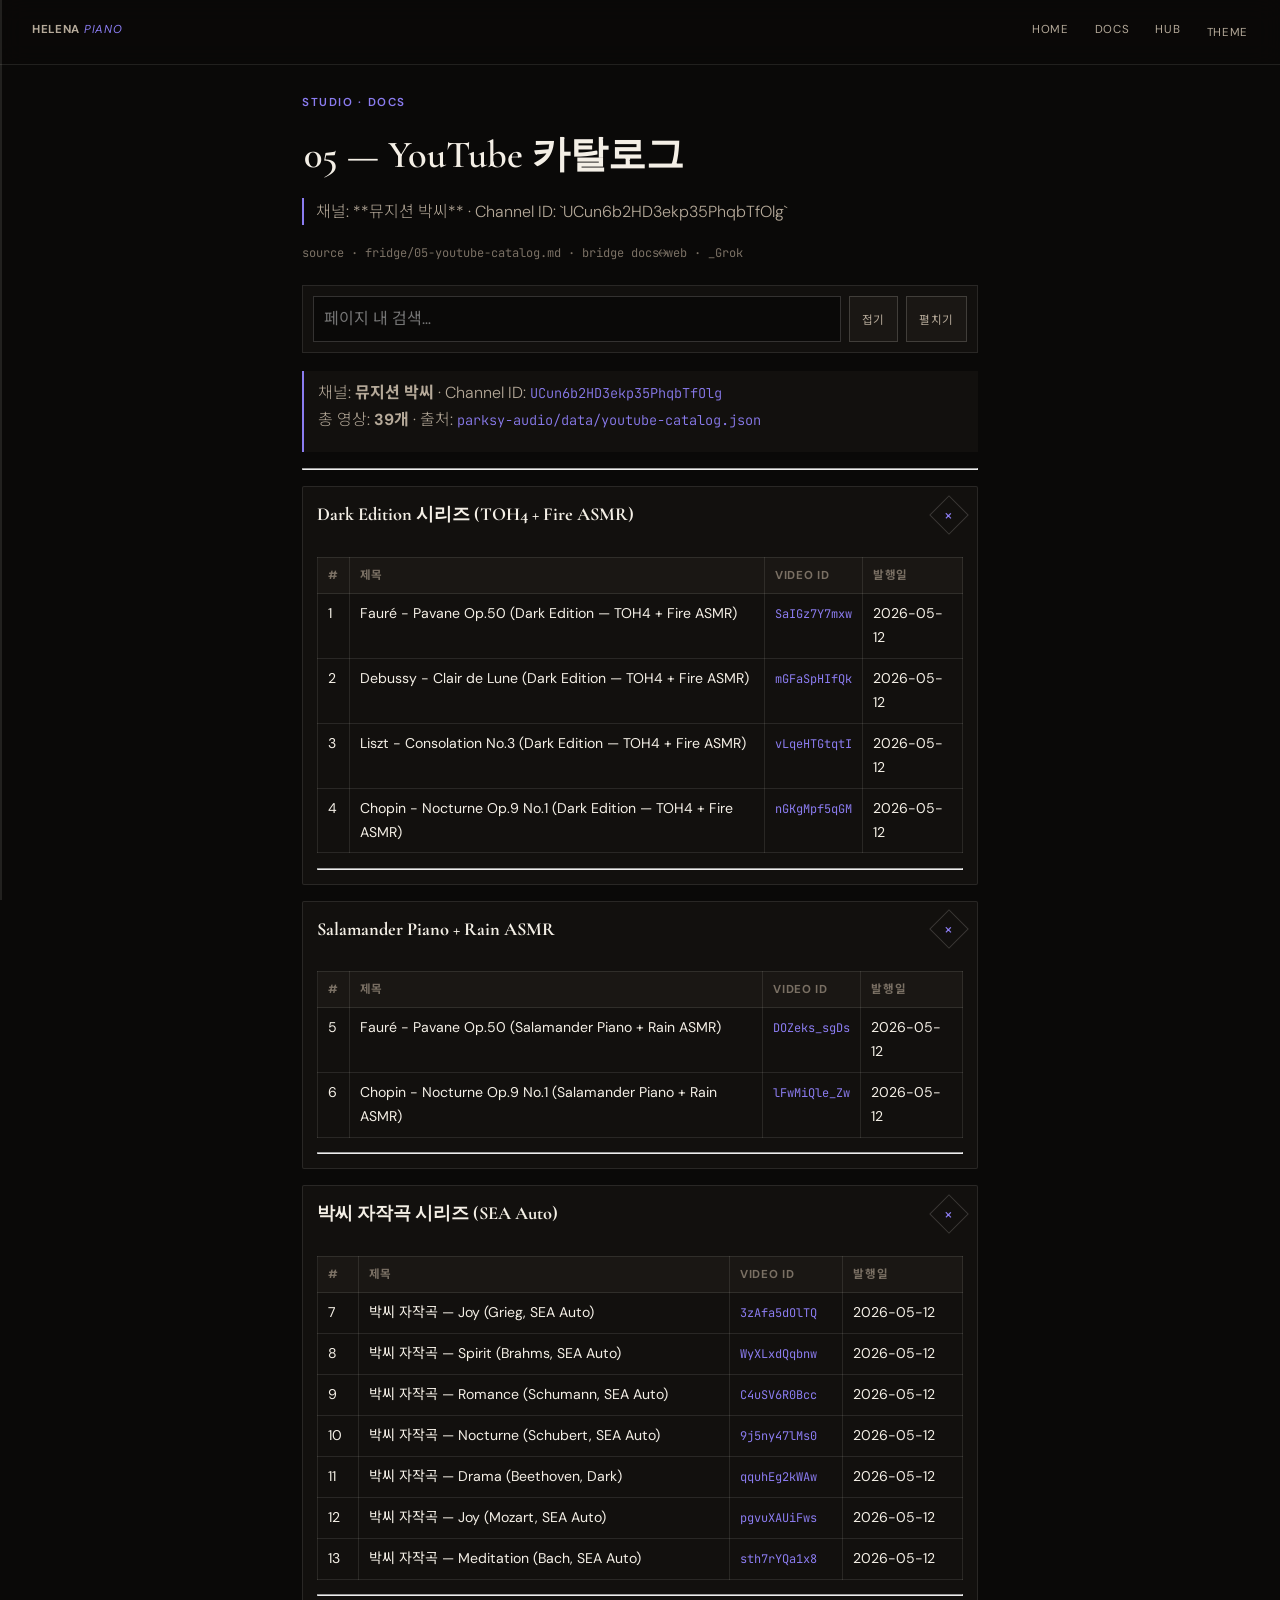
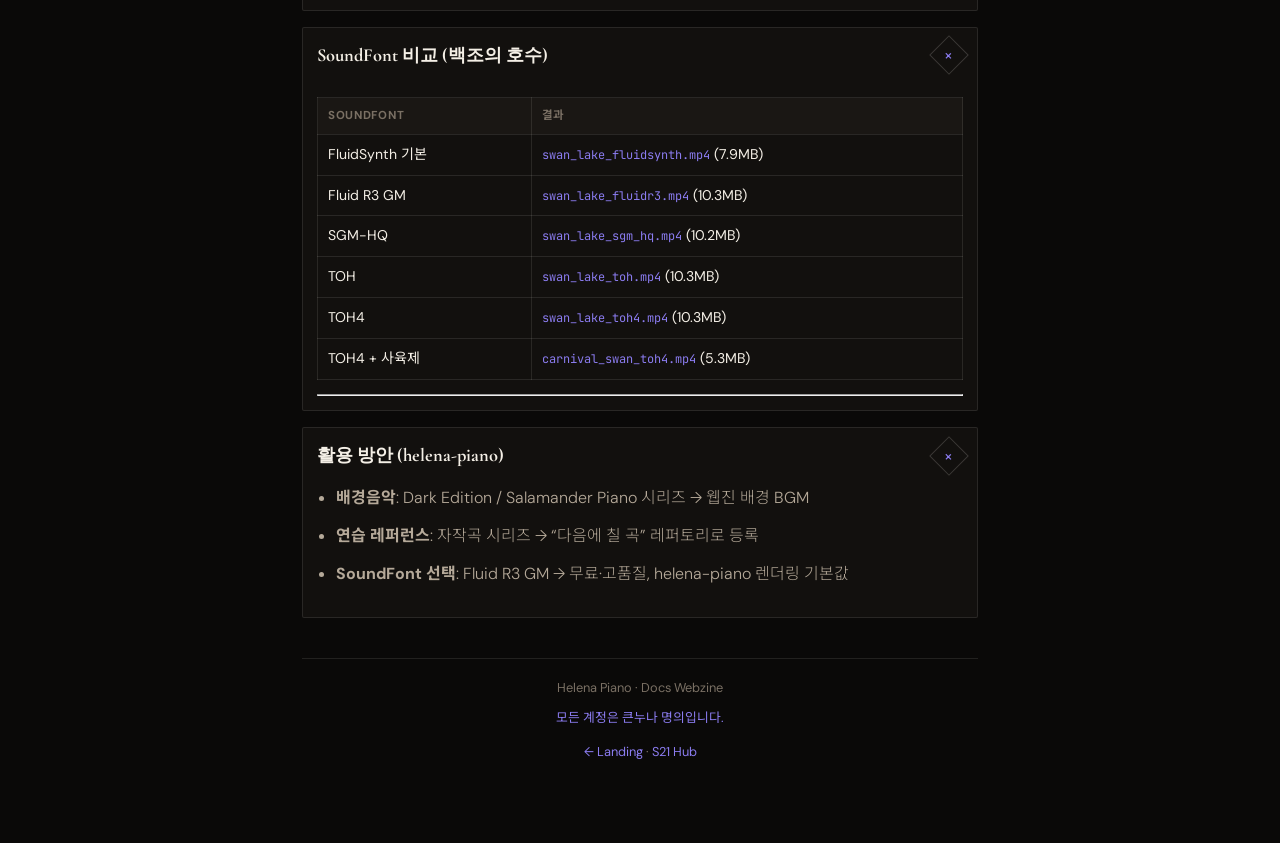
<file: fridge/05-youtube-catalog.html>
<!DOCTYPE html>
<html lang="ko" data-theme="dark">
<head>
<meta charset="UTF-8">
<meta name="viewport" content="width=device-width, initial-scale=1.0">
<meta name="description" content="채널: **뮤지션 박씨** · Channel ID: `UCun6b2HD3ekp35PhqbTfOlg`">
<meta name="theme-color" content="#0a0908">
<title>05 — YouTube 카탈로그 — Helena Piano</title>
<link rel="canonical" href="https://helena751107.github.io/helena-piano/fridge/05-youtube-catalog.html">
<script type="application/ld+json">
{
  "@context": "https://schema.org",
  "@graph": [
    {
      "@type": "Person",
      "@id": "https://github.com/helena751107#person",
      "name": "Helena Park",
      "url": "https://github.com/helena751107",
      "description": "Made in Korea — not a developer. One Galaxy S21, built by voice, for a sister.",
      "sameAs": [
        "https://github.com/helena751107",
        "https://helena751107.github.io/helena_phone/",
        "https://www.youtube.com/@helena_phone",
        "https://www.youtube.com/@HelenaPark-e7c"
      ]
    },
    {
      "@type": "WebPage",
      "@id": "https://helena751107.github.io/helena-piano/fridge/05-youtube-catalog.html#webpage",
      "url": "https://helena751107.github.io/helena-piano/fridge/05-youtube-catalog.html",
      "name": "05 — YouTube 카탈로그",
      "inLanguage": "ko",
      "publisher": {
        "@id": "https://github.com/helena751107#person"
      },
      "author": {
        "@id": "https://github.com/helena751107#person"
      }
    }
  ]
}
</script>
<link rel="icon" href="../icons/favicon-32.png" type="image/png">
<link rel="manifest" href="../site.webmanifest">
<link rel="preconnect" href="https://fonts.googleapis.com">
<link href="https://fonts.googleapis.com/css2?family=Cormorant+Garamond:ital,wght@0,600;1,400&family=DM+Sans:opsz,wght@9..40,400;9..40,600&family=JetBrains+Mono:wght@400&family=Noto+Sans+KR:wght@400;500;700&display=swap" rel="stylesheet">
<link rel="stylesheet" href="https://helena751107.github.io/helena_phone/assets/webzine.css">
<style>
:root {
  --ink:#f4efe6; --ink-dim:#b5a999; --ink-mute:#7a7064;
  --paper:#0a0908; --paper-2:#12100e; --paper-3:#1a1714;
  --rule:rgba(244,239,230,.1); --rule2:rgba(244,239,230,.18);
  --accent:#8b7cf0; --gold:#d4a84b;
  --serif:'Cormorant Garamond',serif; --sans:'DM Sans','Noto Sans KR',system-ui,sans-serif;
  --mono:'JetBrains Mono',monospace;
  --gutter:max(22px, calc(env(safe-area-inset-left,0px) + 16px));
  --gutter-r:max(22px, calc(env(safe-area-inset-right,0px) + 16px));
}
[data-theme="light"] {
  --ink:#1a1510; --ink-dim:#5c5348; --ink-mute:#8a8074;
  --paper:#f7f1e6; --paper-2:#efe8db; --paper-3:#fffdf8;
  --rule:rgba(26,21,16,.1); --rule2:rgba(26,21,16,.18);
}
*{box-sizing:border-box;margin:0;padding:0}
html{scroll-behavior:smooth}
body{font-family:var(--sans);background:var(--paper);color:var(--ink);line-height:1.7;min-height:100vh}
a{color:var(--accent);text-decoration:none}
a:hover{filter:brightness(1.15)}
.spine{position:fixed;left:0;top:0;bottom:0;width:2px;background:var(--rule);z-index:50}
.spine-fill{width:100%;height:0;background:var(--accent)}
.mast{position:sticky;top:0;z-index:40;display:flex;justify-content:space-between;align-items:center;gap:12px;
  padding:12px var(--gutter-r) 12px var(--gutter);padding-top:max(12px,env(safe-area-inset-top));
  background:color-mix(in srgb,var(--paper) 90%,transparent);backdrop-filter:blur(12px);border-bottom:1px solid var(--rule)}
.brand{font-family:var(--serif);font-weight:700;letter-spacing:.06em;text-transform:uppercase;font-size:1rem;color:var(--ink)}
.brand em{font-style:italic;color:var(--accent);font-weight:400}
.mast nav{display:flex;flex-wrap:wrap;gap:6px}
.mast a,.mast button{font-size:.72rem;letter-spacing:.06em;text-transform:uppercase;color:var(--ink-dim);
  min-height:40px;padding:8px 10px;background:none;border:none;cursor:pointer;font-family:inherit}
.wrap{max-width:720px;margin:0 auto;padding:28px var(--gutter-r) 80px var(--gutter)}
.kicker{font-size:.72rem;letter-spacing:.14em;text-transform:uppercase;color:var(--accent);font-weight:600;margin-bottom:10px}
h1{font-family:var(--serif);font-size:clamp(1.7rem,6vw,2.4rem);font-weight:600;margin-bottom:10px;padding-inline:2px}
.deck{color:var(--ink-dim);font-weight:300;border-left:2px solid var(--accent);padding-left:12px;margin-bottom:18px}
.meta{font-size:.75rem;color:var(--ink-mute);margin-bottom:22px;font-family:var(--mono)}
.prose h2{font-family:var(--serif);font-size:1.35rem;margin:1.6em 0 .6em;color:var(--ink)}
.prose h3{font-size:1.05rem;margin:1.2em 0 .5em}
.prose p,.prose li{color:var(--ink-dim);font-weight:300;margin-bottom:.7em}
.prose ul,.prose ol{margin:0 0 1em 1.2em}
.prose code{font-family:var(--mono);font-size:.85em;color:var(--accent)}
.prose pre{background:var(--paper-2);border:1px solid var(--rule);padding:14px;overflow-x:auto;margin:1em 0;font-size:.82rem}
.prose table{width:100%;border-collapse:collapse;font-size:.88rem;margin:1em 0}
.prose th,.prose td{border:1px solid var(--rule);padding:8px 10px;text-align:left;vertical-align:top}
.prose th{background:var(--paper-3);color:var(--ink-mute);font-size:.72rem;letter-spacing:.06em;text-transform:uppercase}
.prose blockquote{border-left:2px solid var(--accent);padding:8px 14px;color:var(--ink-dim);margin:1em 0;background:var(--paper-2)}
.appbar{display:flex;flex-wrap:wrap;gap:8px;margin-bottom:18px;padding:10px;background:var(--paper-2);border:1px solid var(--rule);position:sticky;top:56px;z-index:30}
.appbar input{flex:1 1 140px;min-height:40px;padding:8px 10px;border:1px solid var(--rule2);background:var(--paper);color:var(--ink);font:inherit}
.appbar button{min-height:40px;padding:8px 12px;border:1px solid var(--rule2);background:var(--paper-3);color:var(--ink-dim);font-size:.72rem;text-transform:uppercase;letter-spacing:.06em;cursor:pointer;font-family:inherit}
.foot{margin-top:40px;padding-top:18px;border-top:1px solid var(--rule);text-align:center;color:var(--ink-mute);font-size:.8rem}
.foot .a{color:var(--accent);margin-top:8px}
.sec{border:1px solid var(--rule);background:var(--paper-2);margin:1em 0;border-radius:2px;overflow:hidden}
.sec > .sec-h{width:100%;display:flex;justify-content:space-between;align-items:center;gap:10px;padding:12px 14px;background:none;border:none;color:inherit;font:inherit;cursor:pointer;text-align:left;min-height:48px}
.sec > .sec-h h2{margin:0;font-size:1.15rem;font-family:var(--serif)}
.sec .ico{width:28px;height:28px;border:1px solid var(--rule2);display:grid;place-items:center;color:var(--accent)}
.sec.open .ico{transform:rotate(45deg)}
.sec .sec-b{display:grid;grid-template-rows:0fr;transition:grid-template-rows .3s}
.sec.open .sec-b{grid-template-rows:1fr}
.sec .sec-i{overflow:hidden;min-height:0;opacity:0;padding:0 14px;transition:opacity .25s}
.sec.open .sec-i{opacity:1;padding:0 14px 14px}
mark.hit{background:color-mix(in srgb,var(--accent) 35%,transparent)}
</style>
</head>
<body>
<div class="spine" aria-hidden="true"><div class="spine-fill" id="spineFill"></div></div>
<header class="mast">
  <a class="brand" href="../">Helena <em>Piano</em></a>
  <nav>
    <a href="../">Home</a>
    <a href="../docs/">Docs</a>
    <a href="https://helena751107.github.io/helena_phone/">Hub</a>
    <button type="button" id="themeBtn">Theme</button>
  </nav>
</header>
<main class="wrap">
  <div class="kicker">Studio · Docs</div>
  <h1>05 — YouTube 카탈로그</h1>
  <p class="deck">채널: **뮤지션 박씨** · Channel ID: `UCun6b2HD3ekp35PhqbTfOlg`</p>
  <div class="meta">source · fridge/05-youtube-catalog.md · bridge docs↔web · _Grok</div>
  <div class="appbar">
    <input type="search" id="q" placeholder="페이지 내 검색…" autocomplete="off">
    <button type="button" id="fold">접기</button>
    <button type="button" id="expand">펼치기</button>
  </div>
  <article class="prose" id="prose"><blockquote>
<p>채널: <strong>뮤지션 박씨</strong> · Channel ID: <code>UCun6b2HD3ekp35PhqbTfOlg</code><br>
총 영상: <strong>39개</strong> · 출처: <code>parksy-audio/data/youtube-catalog.json</code></p>
</blockquote>
<hr>
<h2 id="dark-edition-toh4-fire-asmr">Dark Edition 시리즈 (TOH4 + Fire ASMR)</h2>
<table>
<thead>
<tr>
<th>#</th>
<th>제목</th>
<th>Video ID</th>
<th>발행일</th>
</tr>
</thead>
<tbody>
<tr>
<td>1</td>
<td>Fauré - Pavane Op.50 (Dark Edition — TOH4 + Fire ASMR)</td>
<td><code>SaIGz7Y7mxw</code></td>
<td>2026-05-12</td>
</tr>
<tr>
<td>2</td>
<td>Debussy - Clair de Lune (Dark Edition — TOH4 + Fire ASMR)</td>
<td><code>mGFaSpHIfQk</code></td>
<td>2026-05-12</td>
</tr>
<tr>
<td>3</td>
<td>Liszt - Consolation No.3 (Dark Edition — TOH4 + Fire ASMR)</td>
<td><code>vLqeHTGtqtI</code></td>
<td>2026-05-12</td>
</tr>
<tr>
<td>4</td>
<td>Chopin - Nocturne Op.9 No.1 (Dark Edition — TOH4 + Fire ASMR)</td>
<td><code>nGKgMpf5qGM</code></td>
<td>2026-05-12</td>
</tr>
</tbody>
</table>
<hr>
<h2 id="salamander-piano-rain-asmr">Salamander Piano + Rain ASMR</h2>
<table>
<thead>
<tr>
<th>#</th>
<th>제목</th>
<th>Video ID</th>
<th>발행일</th>
</tr>
</thead>
<tbody>
<tr>
<td>5</td>
<td>Fauré - Pavane Op.50 (Salamander Piano + Rain ASMR)</td>
<td><code>DOZeks_sgDs</code></td>
<td>2026-05-12</td>
</tr>
<tr>
<td>6</td>
<td>Chopin - Nocturne Op.9 No.1 (Salamander Piano + Rain ASMR)</td>
<td><code>lFwMiQle_Zw</code></td>
<td>2026-05-12</td>
</tr>
</tbody>
</table>
<hr>
<h2 id="sea-auto">박씨 자작곡 시리즈 (SEA Auto)</h2>
<table>
<thead>
<tr>
<th>#</th>
<th>제목</th>
<th>Video ID</th>
<th>발행일</th>
</tr>
</thead>
<tbody>
<tr>
<td>7</td>
<td>박씨 자작곡 — Joy (Grieg, SEA Auto)</td>
<td><code>3zAfa5dOlTQ</code></td>
<td>2026-05-12</td>
</tr>
<tr>
<td>8</td>
<td>박씨 자작곡 — Spirit (Brahms, SEA Auto)</td>
<td><code>WyXLxdQqbnw</code></td>
<td>2026-05-12</td>
</tr>
<tr>
<td>9</td>
<td>박씨 자작곡 — Romance (Schumann, SEA Auto)</td>
<td><code>C4uSV6R0Bcc</code></td>
<td>2026-05-12</td>
</tr>
<tr>
<td>10</td>
<td>박씨 자작곡 — Nocturne (Schubert, SEA Auto)</td>
<td><code>9j5ny47lMs0</code></td>
<td>2026-05-12</td>
</tr>
<tr>
<td>11</td>
<td>박씨 자작곡 — Drama (Beethoven, Dark)</td>
<td><code>qquhEg2kWAw</code></td>
<td>2026-05-12</td>
</tr>
<tr>
<td>12</td>
<td>박씨 자작곡 — Joy (Mozart, SEA Auto)</td>
<td><code>pgvuXAUiFws</code></td>
<td>2026-05-12</td>
</tr>
<tr>
<td>13</td>
<td>박씨 자작곡 — Meditation (Bach, SEA Auto)</td>
<td><code>sth7rYQa1x8</code></td>
<td>2026-05-12</td>
</tr>
</tbody>
</table>
<hr>
<h2 id="soundfont">SoundFont 비교 (백조의 호수)</h2>
<table>
<thead>
<tr>
<th>SoundFont</th>
<th>결과</th>
</tr>
</thead>
<tbody>
<tr>
<td>FluidSynth 기본</td>
<td><code>swan_lake_fluidsynth.mp4</code> (7.9MB)</td>
</tr>
<tr>
<td>Fluid R3 GM</td>
<td><code>swan_lake_fluidr3.mp4</code> (10.3MB)</td>
</tr>
<tr>
<td>SGM-HQ</td>
<td><code>swan_lake_sgm_hq.mp4</code> (10.2MB)</td>
</tr>
<tr>
<td>TOH</td>
<td><code>swan_lake_toh.mp4</code> (10.3MB)</td>
</tr>
<tr>
<td>TOH4</td>
<td><code>swan_lake_toh4.mp4</code> (10.3MB)</td>
</tr>
<tr>
<td>TOH4 + 사육제</td>
<td><code>carnival_swan_toh4.mp4</code> (5.3MB)</td>
</tr>
</tbody>
</table>
<hr>
<h2 id="helena-piano">활용 방안 (helena-piano)</h2>
<ul>
<li><strong>배경음악</strong>: Dark Edition / Salamander Piano 시리즈 → 웹진 배경 BGM</li>
<li><strong>연습 레퍼런스</strong>: 자작곡 시리즈 → &ldquo;다음에 칠 곡&rdquo; 레퍼토리로 등록</li>
<li><strong>SoundFont 선택</strong>: Fluid R3 GM → 무료·고품질, helena-piano 렌더링 기본값</li>
</ul></article>
  <footer class="foot">
    <div>Helena Piano · Docs Webzine</div>
    <div class="a">모든 계정은 큰누나 명의입니다.</div>
    <p style="margin-top:12px"><a href="../">← Landing</a> · <a href="https://helena751107.github.io/helena_phone/">S21 Hub</a></p>
  </footer>
</main>
<script>
(() => {
  const root = document.documentElement;
  const saved = localStorage.getItem('helena-doc-theme');
  if (saved) root.setAttribute('data-theme', saved);
  document.getElementById('themeBtn')?.addEventListener('click', () => {
    const n = root.getAttribute('data-theme') === 'dark' ? 'light' : 'dark';
    root.setAttribute('data-theme', n);
    localStorage.setItem('helena-doc-theme', n);
  });
  const spine = document.getElementById('spineFill');
  addEventListener('scroll', () => {
    const max = document.documentElement.scrollHeight - innerHeight;
    if (spine) spine.style.height = (max > 0 ? (scrollY / max) * 100 : 0) + '%';
  }, { passive: true });
  const prose = document.getElementById('prose');
  if (prose) {
    [...prose.querySelectorAll(':scope > h2')].forEach((h2) => {
      const sec = document.createElement('div');
      sec.className = 'sec open';
      const btn = document.createElement('button');
      btn.type = 'button'; btn.className = 'sec-h';
      const tw = document.createElement('div'); tw.appendChild(h2.cloneNode(true));
      const ico = document.createElement('span'); ico.className = 'ico'; ico.textContent = '+';
      btn.appendChild(tw); btn.appendChild(ico);
      const body = document.createElement('div'); body.className = 'sec-b';
      const inner = document.createElement('div'); inner.className = 'sec-i';
      let n = h2.nextSibling; const move = [];
      while (n && !(n.nodeType === 1 && n.tagName === 'H2')) { move.push(n); n = n.nextSibling; }
      move.forEach(x => inner.appendChild(x));
      body.appendChild(inner); sec.appendChild(btn); sec.appendChild(body);
      h2.replaceWith(sec);
      btn.addEventListener('click', () => {
        const on = !sec.classList.contains('open');
        sec.classList.toggle('open', on);
      });
    });
    const setAll = (open) => prose.querySelectorAll('.sec').forEach(s => s.classList.toggle('open', open));
    document.getElementById('fold')?.addEventListener('click', () => setAll(false));
    document.getElementById('expand')?.addEventListener('click', () => setAll(true));
    document.getElementById('q')?.addEventListener('input', (e) => {
      const q = e.target.value.trim().toLowerCase();
      prose.querySelectorAll('.sec').forEach(sec => {
        const hit = !q || sec.innerText.toLowerCase().includes(q);
        sec.style.display = hit ? '' : 'none';
        if (hit && q) sec.classList.add('open');
      });
    });
  }
})();
</script>
</body>
</html>
</file>
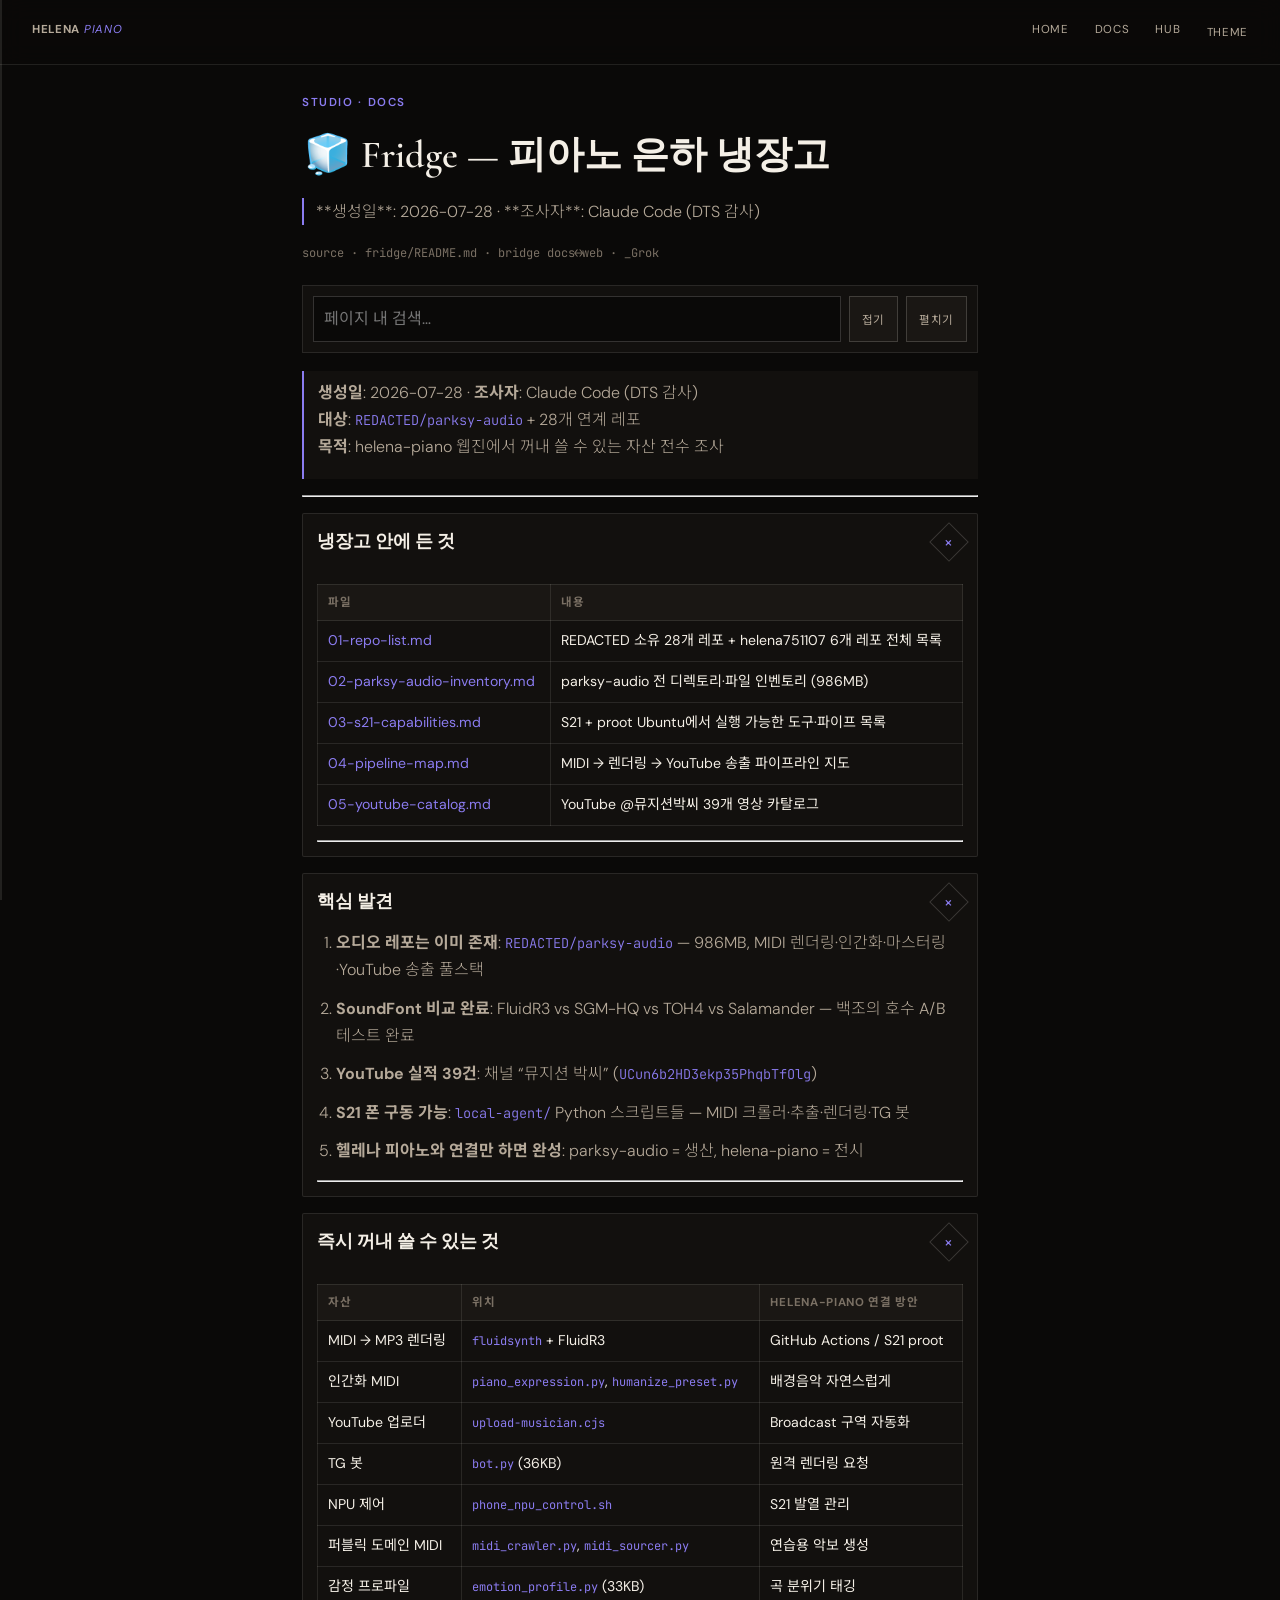
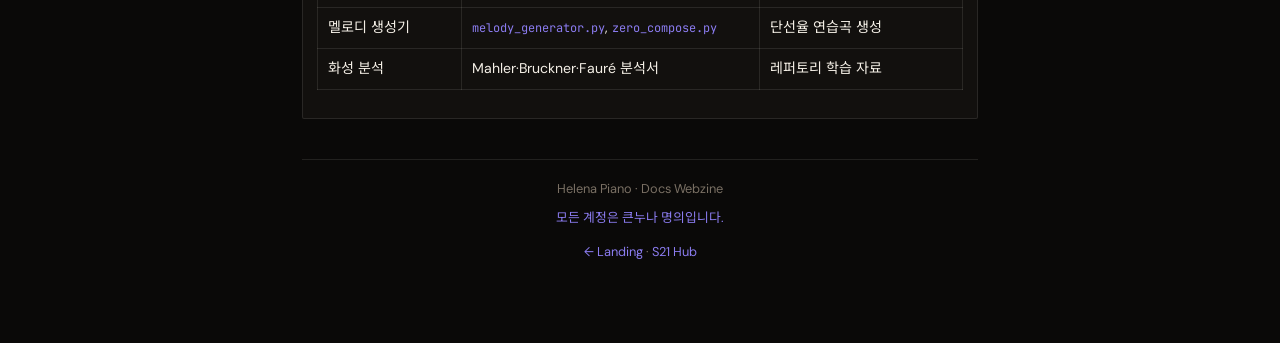
<file: fridge/README.html>
<!DOCTYPE html>
<html lang="ko" data-theme="dark">
<head>
<meta charset="UTF-8">
<meta name="viewport" content="width=device-width, initial-scale=1.0">
<meta name="description" content="**생성일**: 2026-07-28 · **조사자**: Claude Code (DTS 감사)">
<meta name="theme-color" content="#0a0908">
<title>🧊 Fridge — 피아노 은하 냉장고 — Helena Piano</title>
<link rel="canonical" href="https://helena751107.github.io/helena-piano/fridge/README.html">
<script type="application/ld+json">
{
  "@context": "https://schema.org",
  "@graph": [
    {
      "@type": "Person",
      "@id": "https://github.com/helena751107#person",
      "name": "Helena Park",
      "url": "https://github.com/helena751107",
      "description": "Made in Korea — not a developer. One Galaxy S21, built by voice, for a sister.",
      "sameAs": [
        "https://github.com/helena751107",
        "https://helena751107.github.io/helena_phone/",
        "https://www.youtube.com/@helena_phone",
        "https://www.youtube.com/@HelenaPark-e7c"
      ]
    },
    {
      "@type": "WebPage",
      "@id": "https://helena751107.github.io/helena-piano/fridge/README.html#webpage",
      "url": "https://helena751107.github.io/helena-piano/fridge/README.html",
      "name": "🧊 Fridge — 피아노 은하 냉장고",
      "inLanguage": "ko",
      "publisher": {
        "@id": "https://github.com/helena751107#person"
      },
      "author": {
        "@id": "https://github.com/helena751107#person"
      }
    }
  ]
}
</script>
<link rel="icon" href="../icons/favicon-32.png" type="image/png">
<link rel="manifest" href="../site.webmanifest">
<link rel="preconnect" href="https://fonts.googleapis.com">
<link href="https://fonts.googleapis.com/css2?family=Cormorant+Garamond:ital,wght@0,600;1,400&family=DM+Sans:opsz,wght@9..40,400;9..40,600&family=JetBrains+Mono:wght@400&family=Noto+Sans+KR:wght@400;500;700&display=swap" rel="stylesheet">
<link rel="stylesheet" href="https://helena751107.github.io/helena_phone/assets/webzine.css">
<style>
:root {
  --ink:#f4efe6; --ink-dim:#b5a999; --ink-mute:#7a7064;
  --paper:#0a0908; --paper-2:#12100e; --paper-3:#1a1714;
  --rule:rgba(244,239,230,.1); --rule2:rgba(244,239,230,.18);
  --accent:#8b7cf0; --gold:#d4a84b;
  --serif:'Cormorant Garamond',serif; --sans:'DM Sans','Noto Sans KR',system-ui,sans-serif;
  --mono:'JetBrains Mono',monospace;
  --gutter:max(22px, calc(env(safe-area-inset-left,0px) + 16px));
  --gutter-r:max(22px, calc(env(safe-area-inset-right,0px) + 16px));
}
[data-theme="light"] {
  --ink:#1a1510; --ink-dim:#5c5348; --ink-mute:#8a8074;
  --paper:#f7f1e6; --paper-2:#efe8db; --paper-3:#fffdf8;
  --rule:rgba(26,21,16,.1); --rule2:rgba(26,21,16,.18);
}
*{box-sizing:border-box;margin:0;padding:0}
html{scroll-behavior:smooth}
body{font-family:var(--sans);background:var(--paper);color:var(--ink);line-height:1.7;min-height:100vh}
a{color:var(--accent);text-decoration:none}
a:hover{filter:brightness(1.15)}
.spine{position:fixed;left:0;top:0;bottom:0;width:2px;background:var(--rule);z-index:50}
.spine-fill{width:100%;height:0;background:var(--accent)}
.mast{position:sticky;top:0;z-index:40;display:flex;justify-content:space-between;align-items:center;gap:12px;
  padding:12px var(--gutter-r) 12px var(--gutter);padding-top:max(12px,env(safe-area-inset-top));
  background:color-mix(in srgb,var(--paper) 90%,transparent);backdrop-filter:blur(12px);border-bottom:1px solid var(--rule)}
.brand{font-family:var(--serif);font-weight:700;letter-spacing:.06em;text-transform:uppercase;font-size:1rem;color:var(--ink)}
.brand em{font-style:italic;color:var(--accent);font-weight:400}
.mast nav{display:flex;flex-wrap:wrap;gap:6px}
.mast a,.mast button{font-size:.72rem;letter-spacing:.06em;text-transform:uppercase;color:var(--ink-dim);
  min-height:40px;padding:8px 10px;background:none;border:none;cursor:pointer;font-family:inherit}
.wrap{max-width:720px;margin:0 auto;padding:28px var(--gutter-r) 80px var(--gutter)}
.kicker{font-size:.72rem;letter-spacing:.14em;text-transform:uppercase;color:var(--accent);font-weight:600;margin-bottom:10px}
h1{font-family:var(--serif);font-size:clamp(1.7rem,6vw,2.4rem);font-weight:600;margin-bottom:10px;padding-inline:2px}
.deck{color:var(--ink-dim);font-weight:300;border-left:2px solid var(--accent);padding-left:12px;margin-bottom:18px}
.meta{font-size:.75rem;color:var(--ink-mute);margin-bottom:22px;font-family:var(--mono)}
.prose h2{font-family:var(--serif);font-size:1.35rem;margin:1.6em 0 .6em;color:var(--ink)}
.prose h3{font-size:1.05rem;margin:1.2em 0 .5em}
.prose p,.prose li{color:var(--ink-dim);font-weight:300;margin-bottom:.7em}
.prose ul,.prose ol{margin:0 0 1em 1.2em}
.prose code{font-family:var(--mono);font-size:.85em;color:var(--accent)}
.prose pre{background:var(--paper-2);border:1px solid var(--rule);padding:14px;overflow-x:auto;margin:1em 0;font-size:.82rem}
.prose table{width:100%;border-collapse:collapse;font-size:.88rem;margin:1em 0}
.prose th,.prose td{border:1px solid var(--rule);padding:8px 10px;text-align:left;vertical-align:top}
.prose th{background:var(--paper-3);color:var(--ink-mute);font-size:.72rem;letter-spacing:.06em;text-transform:uppercase}
.prose blockquote{border-left:2px solid var(--accent);padding:8px 14px;color:var(--ink-dim);margin:1em 0;background:var(--paper-2)}
.appbar{display:flex;flex-wrap:wrap;gap:8px;margin-bottom:18px;padding:10px;background:var(--paper-2);border:1px solid var(--rule);position:sticky;top:56px;z-index:30}
.appbar input{flex:1 1 140px;min-height:40px;padding:8px 10px;border:1px solid var(--rule2);background:var(--paper);color:var(--ink);font:inherit}
.appbar button{min-height:40px;padding:8px 12px;border:1px solid var(--rule2);background:var(--paper-3);color:var(--ink-dim);font-size:.72rem;text-transform:uppercase;letter-spacing:.06em;cursor:pointer;font-family:inherit}
.foot{margin-top:40px;padding-top:18px;border-top:1px solid var(--rule);text-align:center;color:var(--ink-mute);font-size:.8rem}
.foot .a{color:var(--accent);margin-top:8px}
.sec{border:1px solid var(--rule);background:var(--paper-2);margin:1em 0;border-radius:2px;overflow:hidden}
.sec > .sec-h{width:100%;display:flex;justify-content:space-between;align-items:center;gap:10px;padding:12px 14px;background:none;border:none;color:inherit;font:inherit;cursor:pointer;text-align:left;min-height:48px}
.sec > .sec-h h2{margin:0;font-size:1.15rem;font-family:var(--serif)}
.sec .ico{width:28px;height:28px;border:1px solid var(--rule2);display:grid;place-items:center;color:var(--accent)}
.sec.open .ico{transform:rotate(45deg)}
.sec .sec-b{display:grid;grid-template-rows:0fr;transition:grid-template-rows .3s}
.sec.open .sec-b{grid-template-rows:1fr}
.sec .sec-i{overflow:hidden;min-height:0;opacity:0;padding:0 14px;transition:opacity .25s}
.sec.open .sec-i{opacity:1;padding:0 14px 14px}
mark.hit{background:color-mix(in srgb,var(--accent) 35%,transparent)}
</style>
</head>
<body>
<div class="spine" aria-hidden="true"><div class="spine-fill" id="spineFill"></div></div>
<header class="mast">
  <a class="brand" href="../">Helena <em>Piano</em></a>
  <nav>
    <a href="../">Home</a>
    <a href="../docs/">Docs</a>
    <a href="https://helena751107.github.io/helena_phone/">Hub</a>
    <button type="button" id="themeBtn">Theme</button>
  </nav>
</header>
<main class="wrap">
  <div class="kicker">Studio · Docs</div>
  <h1>🧊 Fridge — 피아노 은하 냉장고</h1>
  <p class="deck">**생성일**: 2026-07-28 · **조사자**: Claude Code (DTS 감사)</p>
  <div class="meta">source · fridge/README.md · bridge docs↔web · _Grok</div>
  <div class="appbar">
    <input type="search" id="q" placeholder="페이지 내 검색…" autocomplete="off">
    <button type="button" id="fold">접기</button>
    <button type="button" id="expand">펼치기</button>
  </div>
  <article class="prose" id="prose"><blockquote>
<p><strong>생성일</strong>: 2026-07-28 · <strong>조사자</strong>: Claude Code (DTS 감사)<br>
<strong>대상</strong>: <code>REDACTED/parksy-audio</code> + 28개 연계 레포<br>
<strong>목적</strong>: helena-piano 웹진에서 꺼내 쓸 수 있는 자산 전수 조사</p>
</blockquote>
<hr>
<h2 id="_1">냉장고 안에 든 것</h2>
<table>
<thead>
<tr>
<th>파일</th>
<th>내용</th>
</tr>
</thead>
<tbody>
<tr>
<td><a href="01-repo-list.html">01-repo-list.md</a></td>
<td>REDACTED 소유 28개 레포 + helena751107 6개 레포 전체 목록</td>
</tr>
<tr>
<td><a href="02-parksy-audio-inventory.html">02-parksy-audio-inventory.md</a></td>
<td>parksy-audio 전 디렉토리·파일 인벤토리 (986MB)</td>
</tr>
<tr>
<td><a href="03-s21-capabilities.html">03-s21-capabilities.md</a></td>
<td>S21 + proot Ubuntu에서 실행 가능한 도구·파이프 목록</td>
</tr>
<tr>
<td><a href="04-pipeline-map.html">04-pipeline-map.md</a></td>
<td>MIDI → 렌더링 → YouTube 송출 파이프라인 지도</td>
</tr>
<tr>
<td><a href="05-youtube-catalog.html">05-youtube-catalog.md</a></td>
<td>YouTube @뮤지션박씨 39개 영상 카탈로그</td>
</tr>
</tbody>
</table>
<hr>
<h2 id="_2">핵심 발견</h2>
<ol>
<li><strong>오디오 레포는 이미 존재</strong>: <code>REDACTED/parksy-audio</code> — 986MB, MIDI 렌더링·인간화·마스터링·YouTube 송출 풀스택</li>
<li><strong>SoundFont 비교 완료</strong>: FluidR3 vs SGM-HQ vs TOH4 vs Salamander — 백조의 호수 A/B 테스트 완료</li>
<li><strong>YouTube 실적 39건</strong>: 채널 &ldquo;뮤지션 박씨&rdquo; (<code>UCun6b2HD3ekp35PhqbTfOlg</code>)</li>
<li><strong>S21 폰 구동 가능</strong>: <code>local-agent/</code> Python 스크립트들 — MIDI 크롤러·추출·렌더링·TG 봇</li>
<li><strong>헬레나 피아노와 연결만 하면 완성</strong>: parksy-audio = 생산, helena-piano = 전시</li>
</ol>
<hr>
<h2 id="_3">즉시 꺼내 쓸 수 있는 것</h2>
<table>
<thead>
<tr>
<th>자산</th>
<th>위치</th>
<th>helena-piano 연결 방안</th>
</tr>
</thead>
<tbody>
<tr>
<td>MIDI → MP3 렌더링</td>
<td><code>fluidsynth</code> + FluidR3</td>
<td>GitHub Actions / S21 proot</td>
</tr>
<tr>
<td>인간화 MIDI</td>
<td><code>piano_expression.py</code>, <code>humanize_preset.py</code></td>
<td>배경음악 자연스럽게</td>
</tr>
<tr>
<td>YouTube 업로더</td>
<td><code>upload-musician.cjs</code></td>
<td>Broadcast 구역 자동화</td>
</tr>
<tr>
<td>TG 봇</td>
<td><code>bot.py</code> (36KB)</td>
<td>원격 렌더링 요청</td>
</tr>
<tr>
<td>NPU 제어</td>
<td><code>phone_npu_control.sh</code></td>
<td>S21 발열 관리</td>
</tr>
<tr>
<td>퍼블릭 도메인 MIDI</td>
<td><code>midi_crawler.py</code>, <code>midi_sourcer.py</code></td>
<td>연습용 악보 생성</td>
</tr>
<tr>
<td>감정 프로파일</td>
<td><code>emotion_profile.py</code> (33KB)</td>
<td>곡 분위기 태깅</td>
</tr>
<tr>
<td>멜로디 생성기</td>
<td><code>melody_generator.py</code>, <code>zero_compose.py</code></td>
<td>단선율 연습곡 생성</td>
</tr>
<tr>
<td>화성 분석</td>
<td>Mahler·Bruckner·Fauré 분석서</td>
<td>레퍼토리 학습 자료</td>
</tr>
</tbody>
</table></article>
  <footer class="foot">
    <div>Helena Piano · Docs Webzine</div>
    <div class="a">모든 계정은 큰누나 명의입니다.</div>
    <p style="margin-top:12px"><a href="../">← Landing</a> · <a href="https://helena751107.github.io/helena_phone/">S21 Hub</a></p>
  </footer>
</main>
<script>
(() => {
  const root = document.documentElement;
  const saved = localStorage.getItem('helena-doc-theme');
  if (saved) root.setAttribute('data-theme', saved);
  document.getElementById('themeBtn')?.addEventListener('click', () => {
    const n = root.getAttribute('data-theme') === 'dark' ? 'light' : 'dark';
    root.setAttribute('data-theme', n);
    localStorage.setItem('helena-doc-theme', n);
  });
  const spine = document.getElementById('spineFill');
  addEventListener('scroll', () => {
    const max = document.documentElement.scrollHeight - innerHeight;
    if (spine) spine.style.height = (max > 0 ? (scrollY / max) * 100 : 0) + '%';
  }, { passive: true });
  const prose = document.getElementById('prose');
  if (prose) {
    [...prose.querySelectorAll(':scope > h2')].forEach((h2) => {
      const sec = document.createElement('div');
      sec.className = 'sec open';
      const btn = document.createElement('button');
      btn.type = 'button'; btn.className = 'sec-h';
      const tw = document.createElement('div'); tw.appendChild(h2.cloneNode(true));
      const ico = document.createElement('span'); ico.className = 'ico'; ico.textContent = '+';
      btn.appendChild(tw); btn.appendChild(ico);
      const body = document.createElement('div'); body.className = 'sec-b';
      const inner = document.createElement('div'); inner.className = 'sec-i';
      let n = h2.nextSibling; const move = [];
      while (n && !(n.nodeType === 1 && n.tagName === 'H2')) { move.push(n); n = n.nextSibling; }
      move.forEach(x => inner.appendChild(x));
      body.appendChild(inner); sec.appendChild(btn); sec.appendChild(body);
      h2.replaceWith(sec);
      btn.addEventListener('click', () => {
        const on = !sec.classList.contains('open');
        sec.classList.toggle('open', on);
      });
    });
    const setAll = (open) => prose.querySelectorAll('.sec').forEach(s => s.classList.toggle('open', open));
    document.getElementById('fold')?.addEventListener('click', () => setAll(false));
    document.getElementById('expand')?.addEventListener('click', () => setAll(true));
    document.getElementById('q')?.addEventListener('input', (e) => {
      const q = e.target.value.trim().toLowerCase();
      prose.querySelectorAll('.sec').forEach(sec => {
        const hit = !q || sec.innerText.toLowerCase().includes(q);
        sec.style.display = hit ? '' : 'none';
        if (hit && q) sec.classList.add('open');
      });
    });
  }
})();
</script>
</body>
</html>
</file>
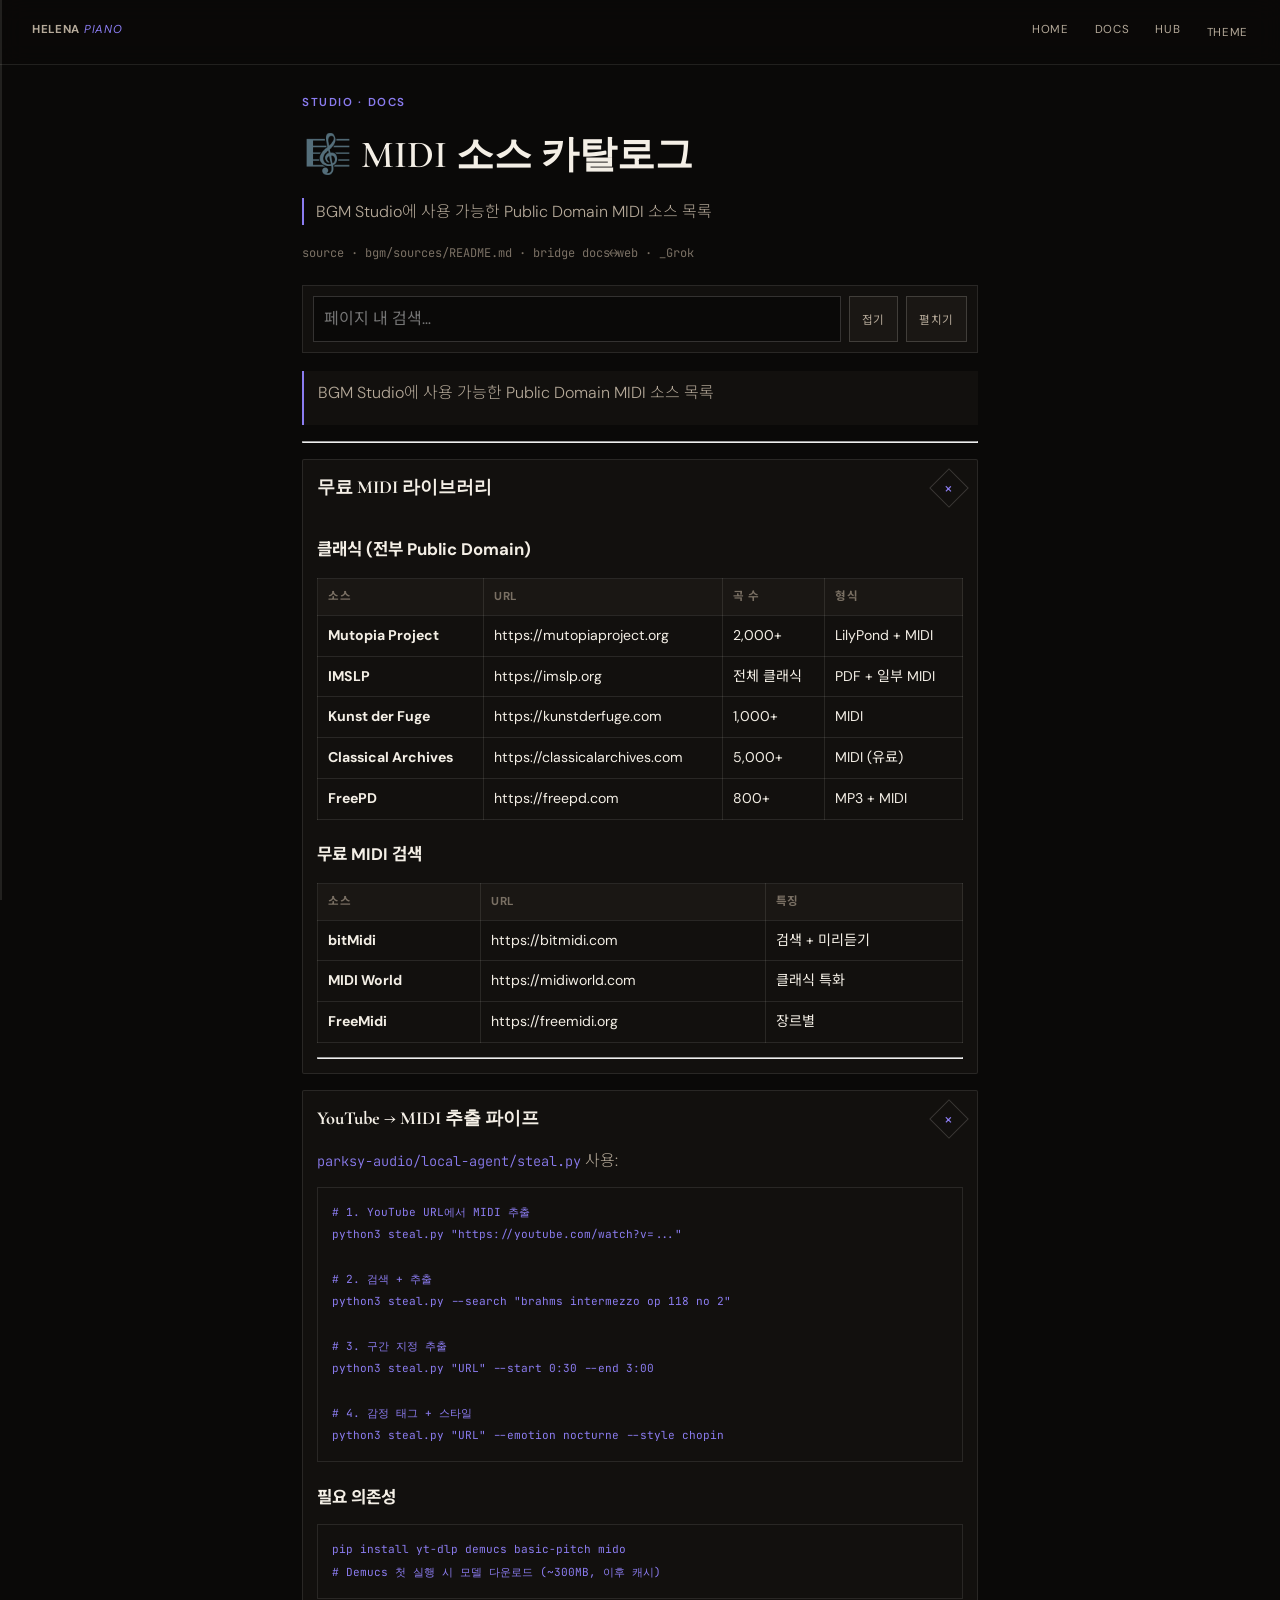
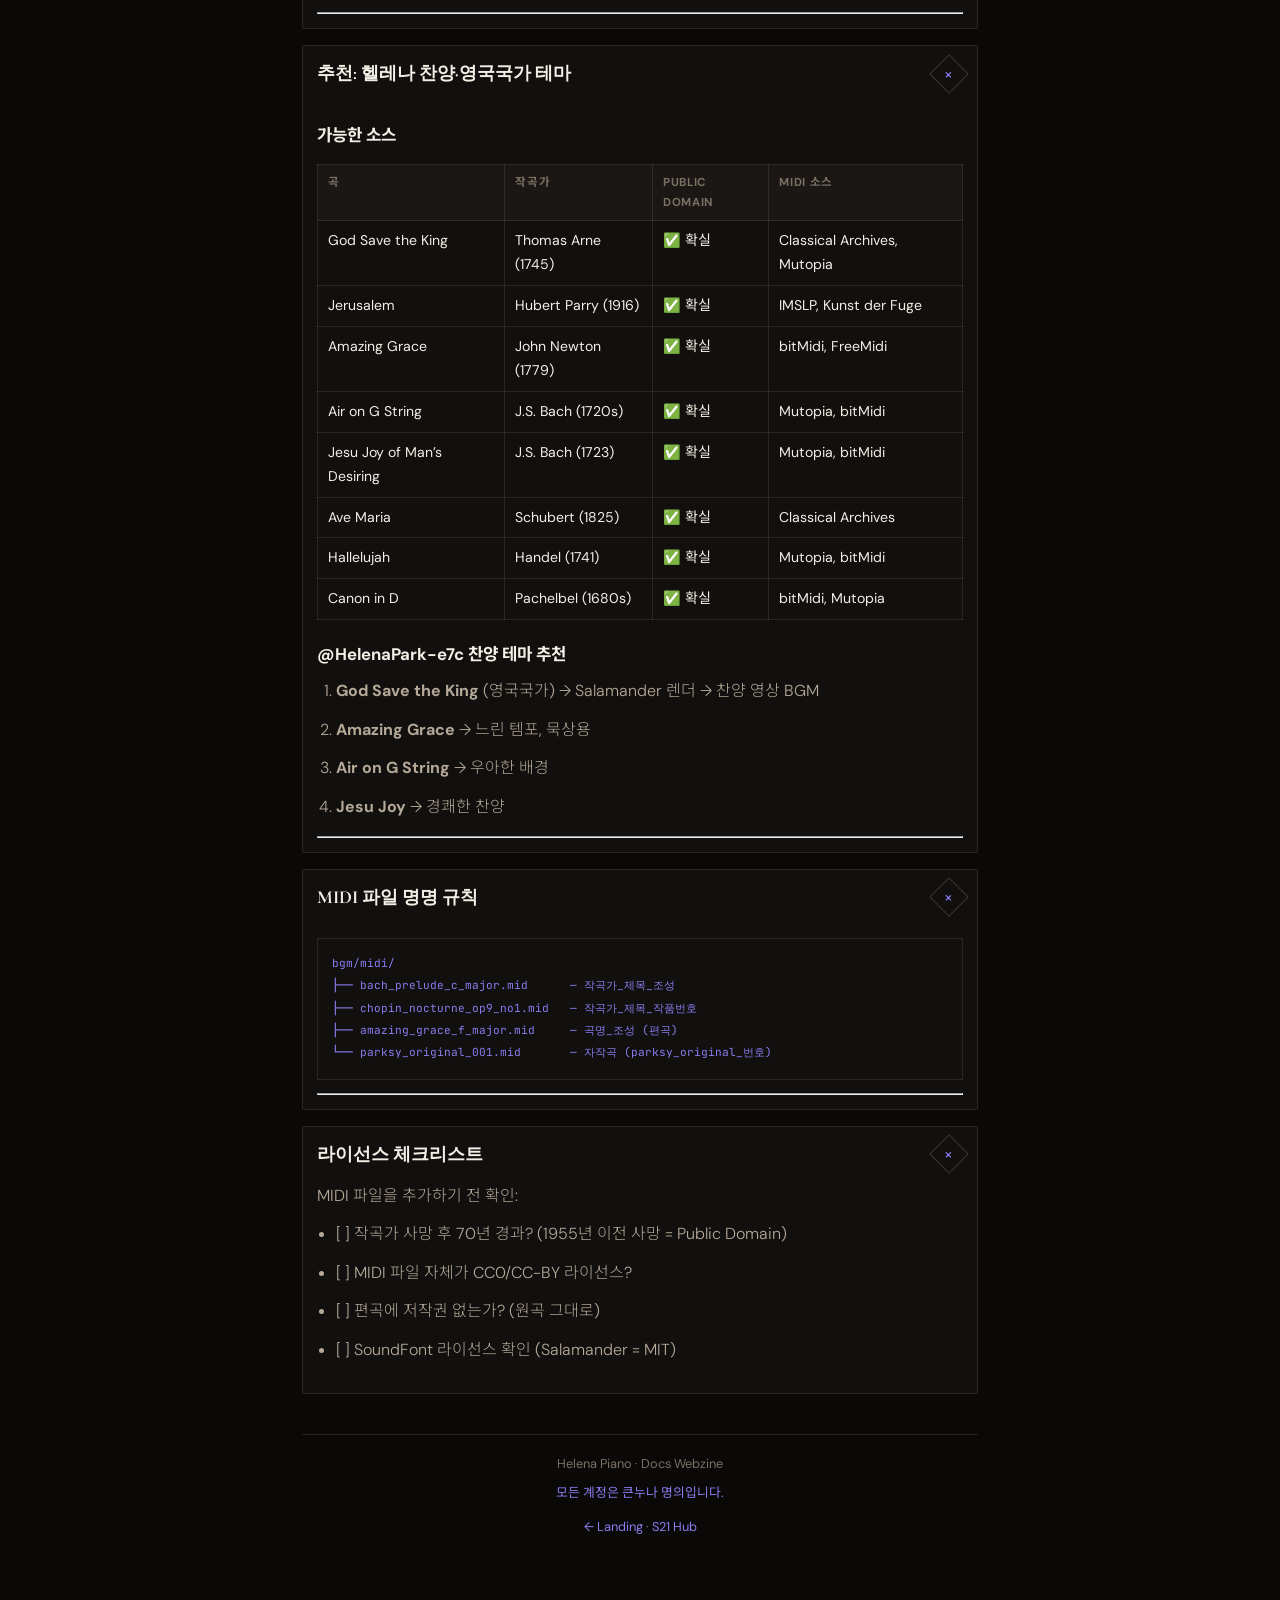
<file: bgm/sources/README.html>
<!DOCTYPE html>
<html lang="ko" data-theme="dark">
<head>
<meta charset="UTF-8">
<meta name="viewport" content="width=device-width, initial-scale=1.0">
<meta name="description" content="BGM Studio에 사용 가능한 Public Domain MIDI 소스 목록">
<meta name="theme-color" content="#0a0908">
<title>🎼 MIDI 소스 카탈로그 — Helena Piano</title>
<link rel="canonical" href="https://helena751107.github.io/helena-piano/bgm/sources/README.html">
<script type="application/ld+json">
{
  "@context": "https://schema.org",
  "@graph": [
    {
      "@type": "Person",
      "@id": "https://github.com/helena751107#person",
      "name": "Helena Park",
      "url": "https://github.com/helena751107",
      "description": "Made in Korea — not a developer. One Galaxy S21, built by voice, for a sister.",
      "sameAs": [
        "https://github.com/helena751107",
        "https://helena751107.github.io/helena_phone/",
        "https://www.youtube.com/@helena_phone",
        "https://www.youtube.com/@HelenaPark-e7c"
      ]
    },
    {
      "@type": "WebPage",
      "@id": "https://helena751107.github.io/helena-piano/bgm/sources/README.html#webpage",
      "url": "https://helena751107.github.io/helena-piano/bgm/sources/README.html",
      "name": "🎼 MIDI 소스 카탈로그",
      "inLanguage": "ko",
      "publisher": {
        "@id": "https://github.com/helena751107#person"
      },
      "author": {
        "@id": "https://github.com/helena751107#person"
      }
    }
  ]
}
</script>
<link rel="icon" href="../../icons/favicon-32.png" type="image/png">
<link rel="manifest" href="../../site.webmanifest">
<link rel="preconnect" href="https://fonts.googleapis.com">
<link href="https://fonts.googleapis.com/css2?family=Cormorant+Garamond:ital,wght@0,600;1,400&family=DM+Sans:opsz,wght@9..40,400;9..40,600&family=JetBrains+Mono:wght@400&family=Noto+Sans+KR:wght@400;500;700&display=swap" rel="stylesheet">
<link rel="stylesheet" href="https://helena751107.github.io/helena_phone/assets/webzine.css">
<style>
:root {
  --ink:#f4efe6; --ink-dim:#b5a999; --ink-mute:#7a7064;
  --paper:#0a0908; --paper-2:#12100e; --paper-3:#1a1714;
  --rule:rgba(244,239,230,.1); --rule2:rgba(244,239,230,.18);
  --accent:#8b7cf0; --gold:#d4a84b;
  --serif:'Cormorant Garamond',serif; --sans:'DM Sans','Noto Sans KR',system-ui,sans-serif;
  --mono:'JetBrains Mono',monospace;
  --gutter:max(22px, calc(env(safe-area-inset-left,0px) + 16px));
  --gutter-r:max(22px, calc(env(safe-area-inset-right,0px) + 16px));
}
[data-theme="light"] {
  --ink:#1a1510; --ink-dim:#5c5348; --ink-mute:#8a8074;
  --paper:#f7f1e6; --paper-2:#efe8db; --paper-3:#fffdf8;
  --rule:rgba(26,21,16,.1); --rule2:rgba(26,21,16,.18);
}
*{box-sizing:border-box;margin:0;padding:0}
html{scroll-behavior:smooth}
body{font-family:var(--sans);background:var(--paper);color:var(--ink);line-height:1.7;min-height:100vh}
a{color:var(--accent);text-decoration:none}
a:hover{filter:brightness(1.15)}
.spine{position:fixed;left:0;top:0;bottom:0;width:2px;background:var(--rule);z-index:50}
.spine-fill{width:100%;height:0;background:var(--accent)}
.mast{position:sticky;top:0;z-index:40;display:flex;justify-content:space-between;align-items:center;gap:12px;
  padding:12px var(--gutter-r) 12px var(--gutter);padding-top:max(12px,env(safe-area-inset-top));
  background:color-mix(in srgb,var(--paper) 90%,transparent);backdrop-filter:blur(12px);border-bottom:1px solid var(--rule)}
.brand{font-family:var(--serif);font-weight:700;letter-spacing:.06em;text-transform:uppercase;font-size:1rem;color:var(--ink)}
.brand em{font-style:italic;color:var(--accent);font-weight:400}
.mast nav{display:flex;flex-wrap:wrap;gap:6px}
.mast a,.mast button{font-size:.72rem;letter-spacing:.06em;text-transform:uppercase;color:var(--ink-dim);
  min-height:40px;padding:8px 10px;background:none;border:none;cursor:pointer;font-family:inherit}
.wrap{max-width:720px;margin:0 auto;padding:28px var(--gutter-r) 80px var(--gutter)}
.kicker{font-size:.72rem;letter-spacing:.14em;text-transform:uppercase;color:var(--accent);font-weight:600;margin-bottom:10px}
h1{font-family:var(--serif);font-size:clamp(1.7rem,6vw,2.4rem);font-weight:600;margin-bottom:10px;padding-inline:2px}
.deck{color:var(--ink-dim);font-weight:300;border-left:2px solid var(--accent);padding-left:12px;margin-bottom:18px}
.meta{font-size:.75rem;color:var(--ink-mute);margin-bottom:22px;font-family:var(--mono)}
.prose h2{font-family:var(--serif);font-size:1.35rem;margin:1.6em 0 .6em;color:var(--ink)}
.prose h3{font-size:1.05rem;margin:1.2em 0 .5em}
.prose p,.prose li{color:var(--ink-dim);font-weight:300;margin-bottom:.7em}
.prose ul,.prose ol{margin:0 0 1em 1.2em}
.prose code{font-family:var(--mono);font-size:.85em;color:var(--accent)}
.prose pre{background:var(--paper-2);border:1px solid var(--rule);padding:14px;overflow-x:auto;margin:1em 0;font-size:.82rem}
.prose table{width:100%;border-collapse:collapse;font-size:.88rem;margin:1em 0}
.prose th,.prose td{border:1px solid var(--rule);padding:8px 10px;text-align:left;vertical-align:top}
.prose th{background:var(--paper-3);color:var(--ink-mute);font-size:.72rem;letter-spacing:.06em;text-transform:uppercase}
.prose blockquote{border-left:2px solid var(--accent);padding:8px 14px;color:var(--ink-dim);margin:1em 0;background:var(--paper-2)}
.appbar{display:flex;flex-wrap:wrap;gap:8px;margin-bottom:18px;padding:10px;background:var(--paper-2);border:1px solid var(--rule);position:sticky;top:56px;z-index:30}
.appbar input{flex:1 1 140px;min-height:40px;padding:8px 10px;border:1px solid var(--rule2);background:var(--paper);color:var(--ink);font:inherit}
.appbar button{min-height:40px;padding:8px 12px;border:1px solid var(--rule2);background:var(--paper-3);color:var(--ink-dim);font-size:.72rem;text-transform:uppercase;letter-spacing:.06em;cursor:pointer;font-family:inherit}
.foot{margin-top:40px;padding-top:18px;border-top:1px solid var(--rule);text-align:center;color:var(--ink-mute);font-size:.8rem}
.foot .a{color:var(--accent);margin-top:8px}
.sec{border:1px solid var(--rule);background:var(--paper-2);margin:1em 0;border-radius:2px;overflow:hidden}
.sec > .sec-h{width:100%;display:flex;justify-content:space-between;align-items:center;gap:10px;padding:12px 14px;background:none;border:none;color:inherit;font:inherit;cursor:pointer;text-align:left;min-height:48px}
.sec > .sec-h h2{margin:0;font-size:1.15rem;font-family:var(--serif)}
.sec .ico{width:28px;height:28px;border:1px solid var(--rule2);display:grid;place-items:center;color:var(--accent)}
.sec.open .ico{transform:rotate(45deg)}
.sec .sec-b{display:grid;grid-template-rows:0fr;transition:grid-template-rows .3s}
.sec.open .sec-b{grid-template-rows:1fr}
.sec .sec-i{overflow:hidden;min-height:0;opacity:0;padding:0 14px;transition:opacity .25s}
.sec.open .sec-i{opacity:1;padding:0 14px 14px}
mark.hit{background:color-mix(in srgb,var(--accent) 35%,transparent)}
</style>
</head>
<body>
<div class="spine" aria-hidden="true"><div class="spine-fill" id="spineFill"></div></div>
<header class="mast">
  <a class="brand" href="../../">Helena <em>Piano</em></a>
  <nav>
    <a href="../../">Home</a>
    <a href="../../docs/">Docs</a>
    <a href="https://helena751107.github.io/helena_phone/">Hub</a>
    <button type="button" id="themeBtn">Theme</button>
  </nav>
</header>
<main class="wrap">
  <div class="kicker">Studio · Docs</div>
  <h1>🎼 MIDI 소스 카탈로그</h1>
  <p class="deck">BGM Studio에 사용 가능한 Public Domain MIDI 소스 목록</p>
  <div class="meta">source · bgm/sources/README.md · bridge docs↔web · _Grok</div>
  <div class="appbar">
    <input type="search" id="q" placeholder="페이지 내 검색…" autocomplete="off">
    <button type="button" id="fold">접기</button>
    <button type="button" id="expand">펼치기</button>
  </div>
  <article class="prose" id="prose"><blockquote>
<p>BGM Studio에 사용 가능한 Public Domain MIDI 소스 목록</p>
</blockquote>
<hr>
<h2 id="midi_1">무료 MIDI 라이브러리</h2>
<h3 id="public-domain">클래식 (전부 Public Domain)</h3>
<table>
<thead>
<tr>
<th>소스</th>
<th>URL</th>
<th>곡 수</th>
<th>형식</th>
</tr>
</thead>
<tbody>
<tr>
<td><strong>Mutopia Project</strong></td>
<td>https://mutopiaproject.org</td>
<td>2,000+</td>
<td>LilyPond + MIDI</td>
</tr>
<tr>
<td><strong>IMSLP</strong></td>
<td>https://imslp.org</td>
<td>전체 클래식</td>
<td>PDF + 일부 MIDI</td>
</tr>
<tr>
<td><strong>Kunst der Fuge</strong></td>
<td>https://kunstderfuge.com</td>
<td>1,000+</td>
<td>MIDI</td>
</tr>
<tr>
<td><strong>Classical Archives</strong></td>
<td>https://classicalarchives.com</td>
<td>5,000+</td>
<td>MIDI (유료)</td>
</tr>
<tr>
<td><strong>FreePD</strong></td>
<td>https://freepd.com</td>
<td>800+</td>
<td>MP3 + MIDI</td>
</tr>
</tbody>
</table>
<h3 id="midi_2">무료 MIDI 검색</h3>
<table>
<thead>
<tr>
<th>소스</th>
<th>URL</th>
<th>특징</th>
</tr>
</thead>
<tbody>
<tr>
<td><strong>bitMidi</strong></td>
<td>https://bitmidi.com</td>
<td>검색 + 미리듣기</td>
</tr>
<tr>
<td><strong>MIDI World</strong></td>
<td>https://midiworld.com</td>
<td>클래식 특화</td>
</tr>
<tr>
<td><strong>FreeMidi</strong></td>
<td>https://freemidi.org</td>
<td>장르별</td>
</tr>
</tbody>
</table>
<hr>
<h2 id="youtube-midi">YouTube → MIDI 추출 파이프</h2>
<p><code>parksy-audio/local-agent/steal.py</code> 사용:</p>
<pre><code class="language-bash"># 1. YouTube URL에서 MIDI 추출
python3 steal.py &quot;https://youtube.com/watch?v=...&quot;

# 2. 검색 + 추출
python3 steal.py --search &quot;brahms intermezzo op 118 no 2&quot;

# 3. 구간 지정 추출
python3 steal.py &quot;URL&quot; --start 0:30 --end 3:00

# 4. 감정 태그 + 스타일
python3 steal.py &quot;URL&quot; --emotion nocturne --style chopin
</code></pre>
<h3 id="_1">필요 의존성</h3>
<pre><code class="language-bash">pip install yt-dlp demucs basic-pitch mido
# Demucs 첫 실행 시 모델 다운로드 (~300MB, 이후 캐시)
</code></pre>
<hr>
<h2 id="_2">추천: 헬레나 찬양·영국국가 테마</h2>
<h3 id="_3">가능한 소스</h3>
<table>
<thead>
<tr>
<th>곡</th>
<th>작곡가</th>
<th>Public Domain</th>
<th>MIDI 소스</th>
</tr>
</thead>
<tbody>
<tr>
<td>God Save the King</td>
<td>Thomas Arne (1745)</td>
<td>✅ 확실</td>
<td>Classical Archives, Mutopia</td>
</tr>
<tr>
<td>Jerusalem</td>
<td>Hubert Parry (1916)</td>
<td>✅ 확실</td>
<td>IMSLP, Kunst der Fuge</td>
</tr>
<tr>
<td>Amazing Grace</td>
<td>John Newton (1779)</td>
<td>✅ 확실</td>
<td>bitMidi, FreeMidi</td>
</tr>
<tr>
<td>Air on G String</td>
<td>J.S. Bach (1720s)</td>
<td>✅ 확실</td>
<td>Mutopia, bitMidi</td>
</tr>
<tr>
<td>Jesu Joy of Man&rsquo;s Desiring</td>
<td>J.S. Bach (1723)</td>
<td>✅ 확실</td>
<td>Mutopia, bitMidi</td>
</tr>
<tr>
<td>Ave Maria</td>
<td>Schubert (1825)</td>
<td>✅ 확실</td>
<td>Classical Archives</td>
</tr>
<tr>
<td>Hallelujah</td>
<td>Handel (1741)</td>
<td>✅ 확실</td>
<td>Mutopia, bitMidi</td>
</tr>
<tr>
<td>Canon in D</td>
<td>Pachelbel (1680s)</td>
<td>✅ 확실</td>
<td>bitMidi, Mutopia</td>
</tr>
</tbody>
</table>
<h3 id="helenapark-e7c">@HelenaPark-e7c 찬양 테마 추천</h3>
<ol>
<li><strong>God Save the King</strong> (영국국가) → Salamander 렌더 → 찬양 영상 BGM</li>
<li><strong>Amazing Grace</strong> → 느린 템포, 묵상용</li>
<li><strong>Air on G String</strong> → 우아한 배경</li>
<li><strong>Jesu Joy</strong> → 경쾌한 찬양</li>
</ol>
<hr>
<h2 id="midi_3">MIDI 파일 명명 규칙</h2>
<pre><code>bgm/midi/
├── bach_prelude_c_major.mid      — 작곡가_제목_조성
├── chopin_nocturne_op9_no1.mid   — 작곡가_제목_작품번호
├── amazing_grace_f_major.mid     — 곡명_조성 (편곡)
└── parksy_original_001.mid       — 자작곡 (parksy_original_번호)
</code></pre>
<hr>
<h2 id="_4">라이선스 체크리스트</h2>
<p>MIDI 파일을 추가하기 전 확인:</p>
<ul>
<li>[ ] 작곡가 사망 후 70년 경과? (1955년 이전 사망 = Public Domain)</li>
<li>[ ] MIDI 파일 자체가 CC0/CC-BY 라이선스?</li>
<li>[ ] 편곡에 저작권 없는가? (원곡 그대로)</li>
<li>[ ] SoundFont 라이선스 확인 (Salamander = MIT)</li>
</ul></article>
  <footer class="foot">
    <div>Helena Piano · Docs Webzine</div>
    <div class="a">모든 계정은 큰누나 명의입니다.</div>
    <p style="margin-top:12px"><a href="../../">← Landing</a> · <a href="https://helena751107.github.io/helena_phone/">S21 Hub</a></p>
  </footer>
</main>
<script>
(() => {
  const root = document.documentElement;
  const saved = localStorage.getItem('helena-doc-theme');
  if (saved) root.setAttribute('data-theme', saved);
  document.getElementById('themeBtn')?.addEventListener('click', () => {
    const n = root.getAttribute('data-theme') === 'dark' ? 'light' : 'dark';
    root.setAttribute('data-theme', n);
    localStorage.setItem('helena-doc-theme', n);
  });
  const spine = document.getElementById('spineFill');
  addEventListener('scroll', () => {
    const max = document.documentElement.scrollHeight - innerHeight;
    if (spine) spine.style.height = (max > 0 ? (scrollY / max) * 100 : 0) + '%';
  }, { passive: true });
  const prose = document.getElementById('prose');
  if (prose) {
    [...prose.querySelectorAll(':scope > h2')].forEach((h2) => {
      const sec = document.createElement('div');
      sec.className = 'sec open';
      const btn = document.createElement('button');
      btn.type = 'button'; btn.className = 'sec-h';
      const tw = document.createElement('div'); tw.appendChild(h2.cloneNode(true));
      const ico = document.createElement('span'); ico.className = 'ico'; ico.textContent = '+';
      btn.appendChild(tw); btn.appendChild(ico);
      const body = document.createElement('div'); body.className = 'sec-b';
      const inner = document.createElement('div'); inner.className = 'sec-i';
      let n = h2.nextSibling; const move = [];
      while (n && !(n.nodeType === 1 && n.tagName === 'H2')) { move.push(n); n = n.nextSibling; }
      move.forEach(x => inner.appendChild(x));
      body.appendChild(inner); sec.appendChild(btn); sec.appendChild(body);
      h2.replaceWith(sec);
      btn.addEventListener('click', () => {
        const on = !sec.classList.contains('open');
        sec.classList.toggle('open', on);
      });
    });
    const setAll = (open) => prose.querySelectorAll('.sec').forEach(s => s.classList.toggle('open', open));
    document.getElementById('fold')?.addEventListener('click', () => setAll(false));
    document.getElementById('expand')?.addEventListener('click', () => setAll(true));
    document.getElementById('q')?.addEventListener('input', (e) => {
      const q = e.target.value.trim().toLowerCase();
      prose.querySelectorAll('.sec').forEach(sec => {
        const hit = !q || sec.innerText.toLowerCase().includes(q);
        sec.style.display = hit ? '' : 'none';
        if (hit && q) sec.classList.add('open');
      });
    });
  }
})();
</script>
</body>
</html>
</file>
<file: ontoviz/onto.css>
/* HELENA PIANO 3D — the canvas is the page. No floating HTML dashboard. */

html[data-onto="on"] { scroll-behavior: auto; background: #08070c; }
html[data-onto="on"] body { margin: 0; background: #08070c; cursor: default; }
html[data-onto="on"] canvas { cursor: default; }

/* the walk needs a scrollbar, but it should not be a white pole on black */
html[data-onto="on"] { scrollbar-width: thin; scrollbar-color: rgba(139,124,240,.34) transparent; }
html[data-onto="on"]::-webkit-scrollbar { width: 8px; }
html[data-onto="on"]::-webkit-scrollbar-track { background: rgba(8,7,12,.9); }
html[data-onto="on"]::-webkit-scrollbar-thumb { background: rgba(139,124,240,.32); border-radius: 8px; }
html[data-onto="on"]::-webkit-scrollbar-thumb:hover { background: rgba(139,124,240,.52); }

/* the 3D layer owns the screen: everything the webzine put there steps aside */
html[data-onto="on"] body > *:not(.onto):not(script):not(style):not(link) { display: none !important; }

.onto { position: relative; z-index: 1; }

#ontoGl {
  position: fixed; inset: 0; z-index: 0;
  background: #08070c;
}
#ontoGl canvas {
  display: block; width: 100% !important; height: 100% !important;
  background: #08070c;
  touch-action: pan-y;
}
.ov-scroll { width: 1px; height: 800vh; pointer-events: none; }

html[data-onto="off"] .onto { display: none !important; }

/* node hover tooltip from the GPU graph runtime */
.scene-tooltip {
  background: rgba(8,7,12,.92);
  border: 1px solid rgba(139,124,240,.45);
  padding: 7px 10px;
  font: 500 10px/1.4 "JetBrains Mono", ui-monospace, monospace;
  letter-spacing: .06em;
  text-transform: uppercase;
  color: #f4efe6;
  box-shadow: 0 18px 44px -22px rgba(0,0,0,.95);
  backdrop-filter: blur(8px);
}

/* text-mode skip link: invisible unless focused */
.ov-sr {
  position: fixed; left: 12px; top: 12px; z-index: 50;
  padding: 10px 14px;
  background: #f4efe6; color: #0a0908;
  font: 500 12px/1 "JetBrains Mono", ui-monospace, monospace;
  letter-spacing: .08em; text-transform: uppercase;
  transform: translateY(-180%);
  transition: transform .18s ease;
}
.ov-sr:focus { transform: none; }

@media (prefers-reduced-motion: reduce) {
  .ov-sr { transition: none; }
}

/* MCP dock sits above the 3D scene when opened by a tool */
html[data-onto="on"] .wmcp { left: auto; right: 16px; bottom: 16px; }
html[data-onto="on"] .wmcp-seal { display: none; }
</file>
